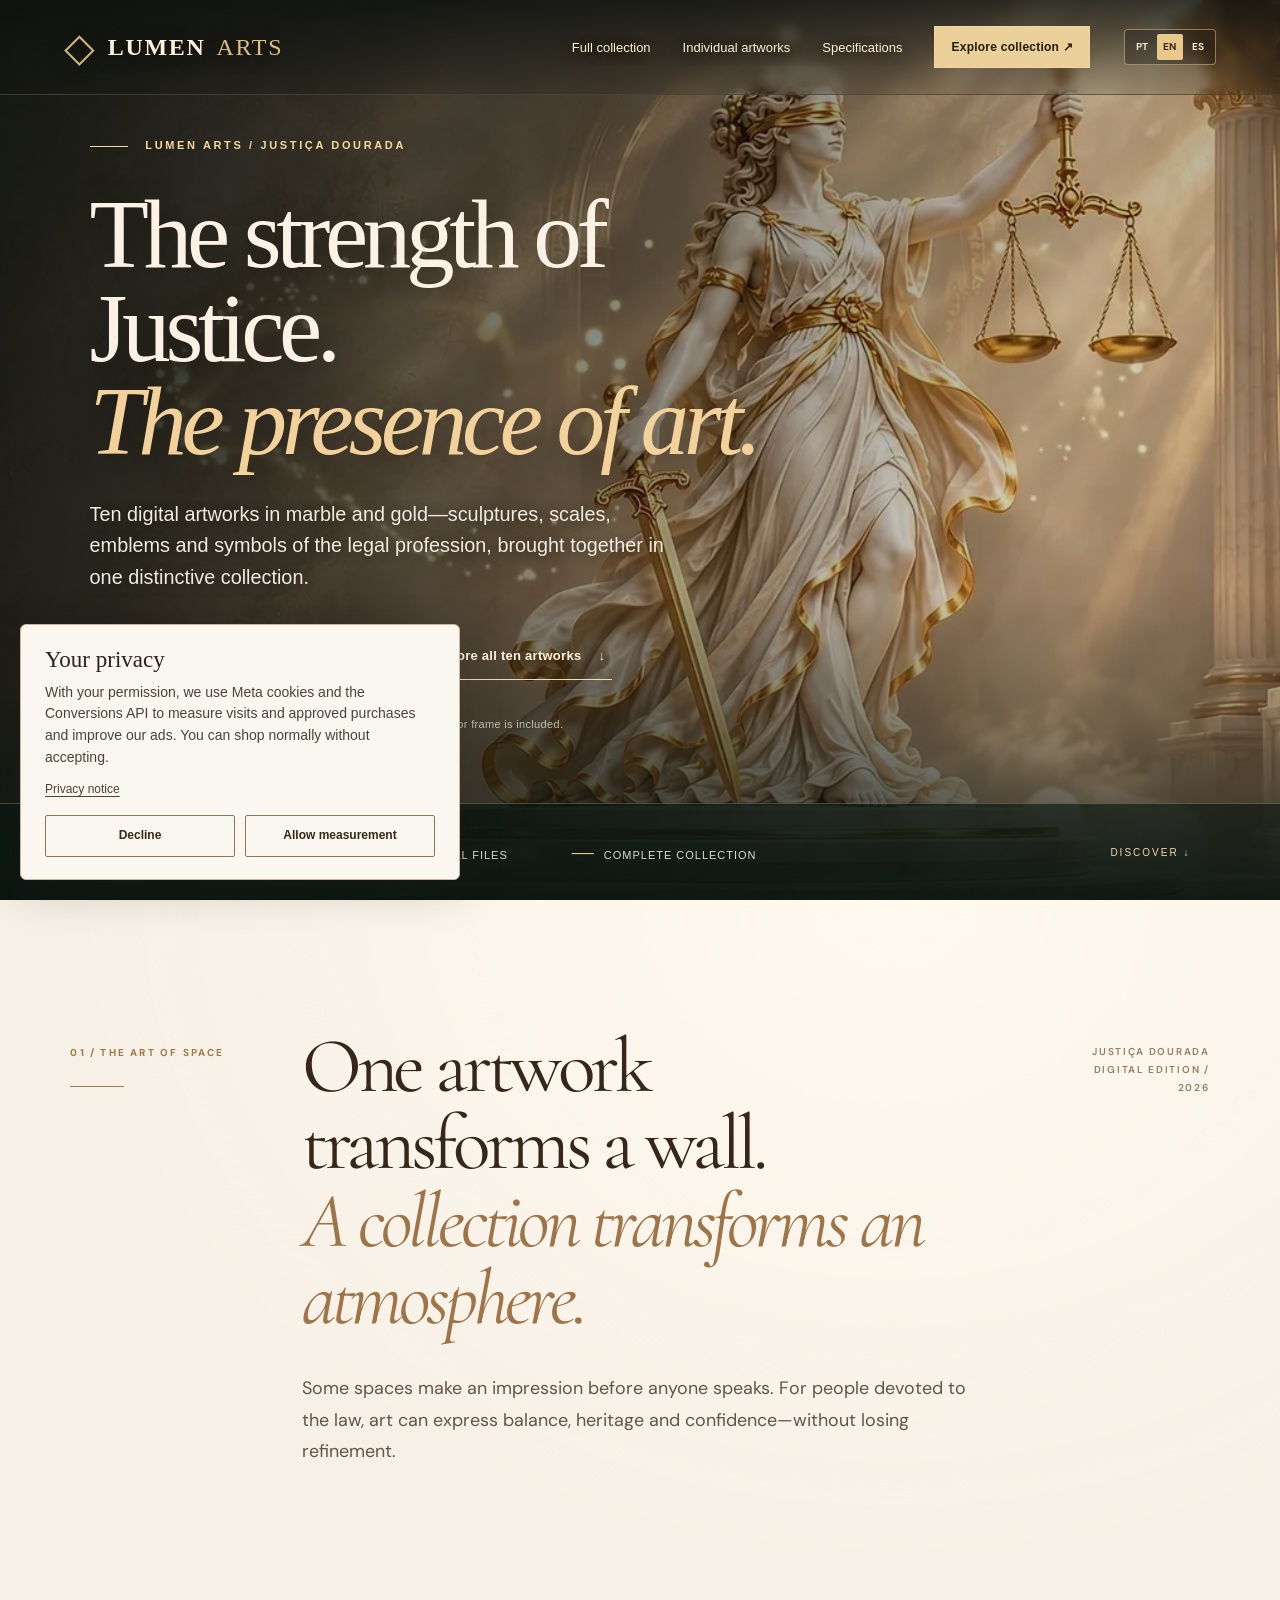
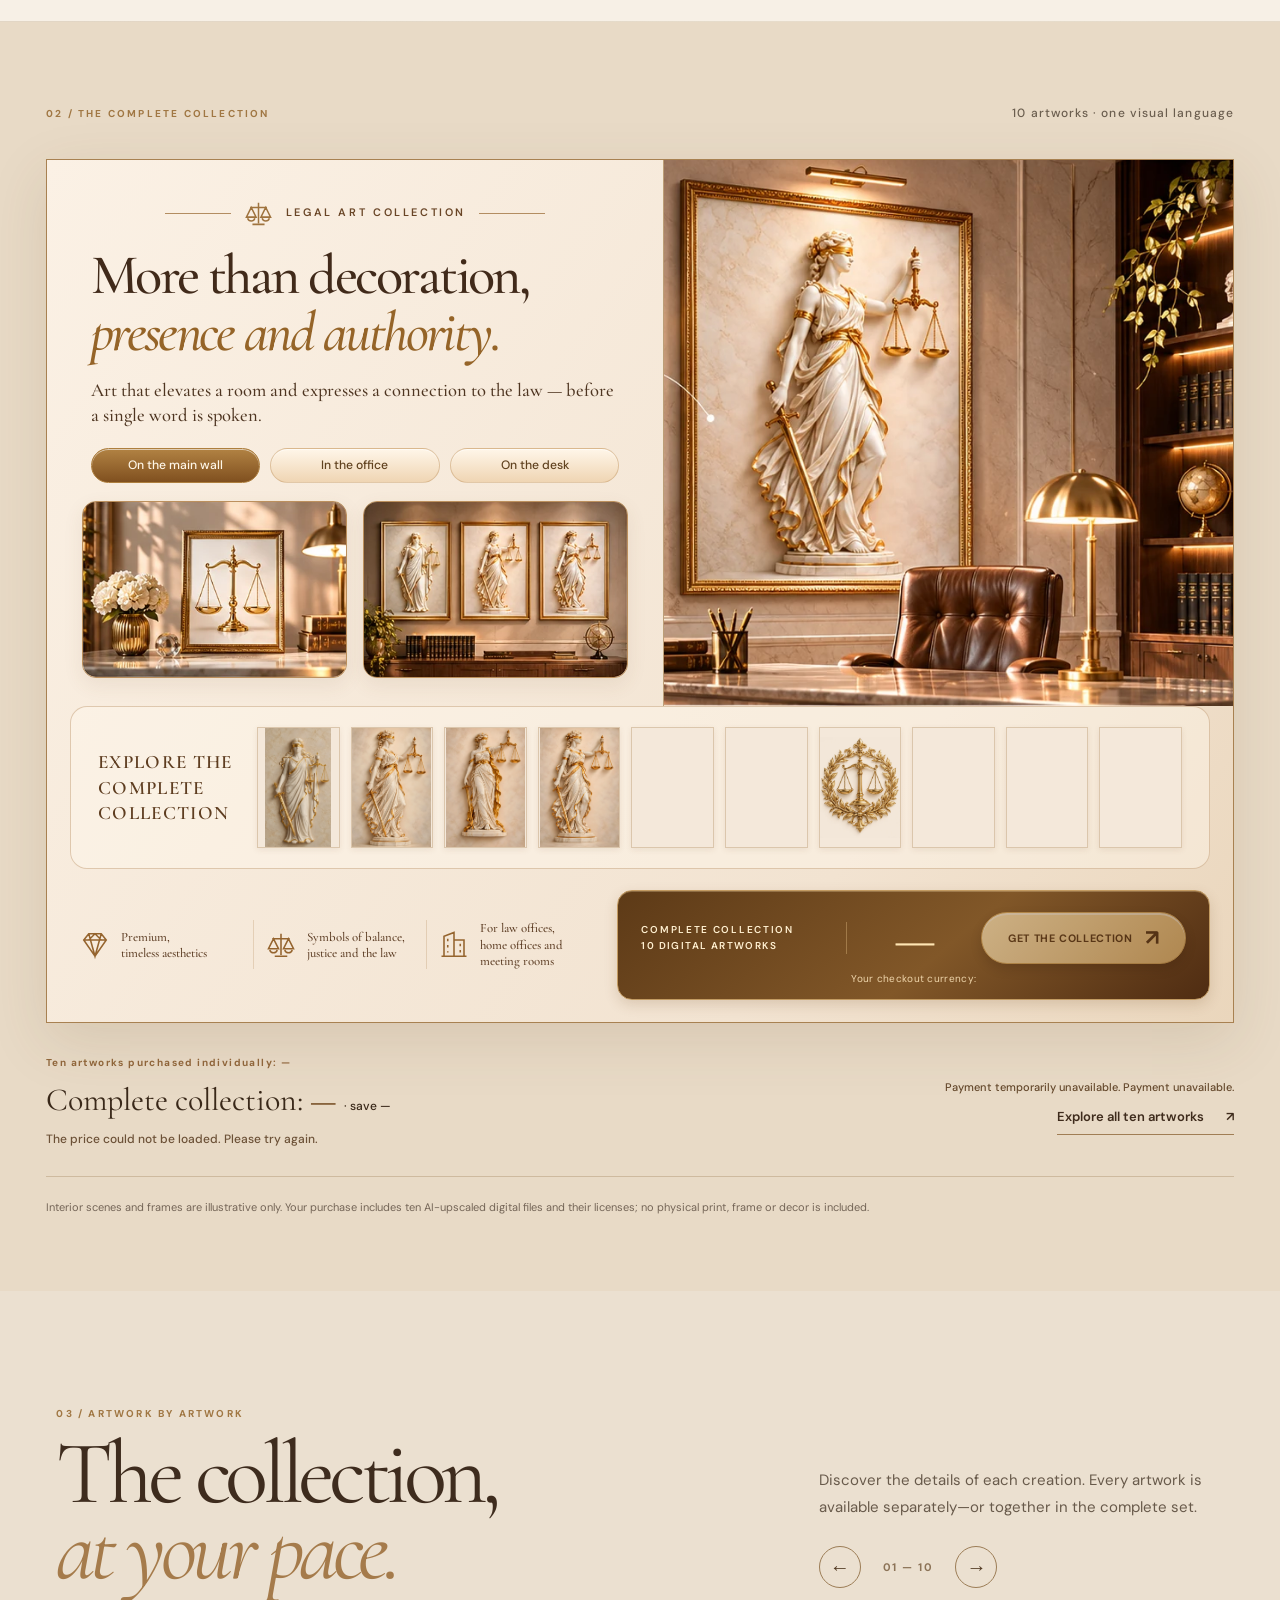
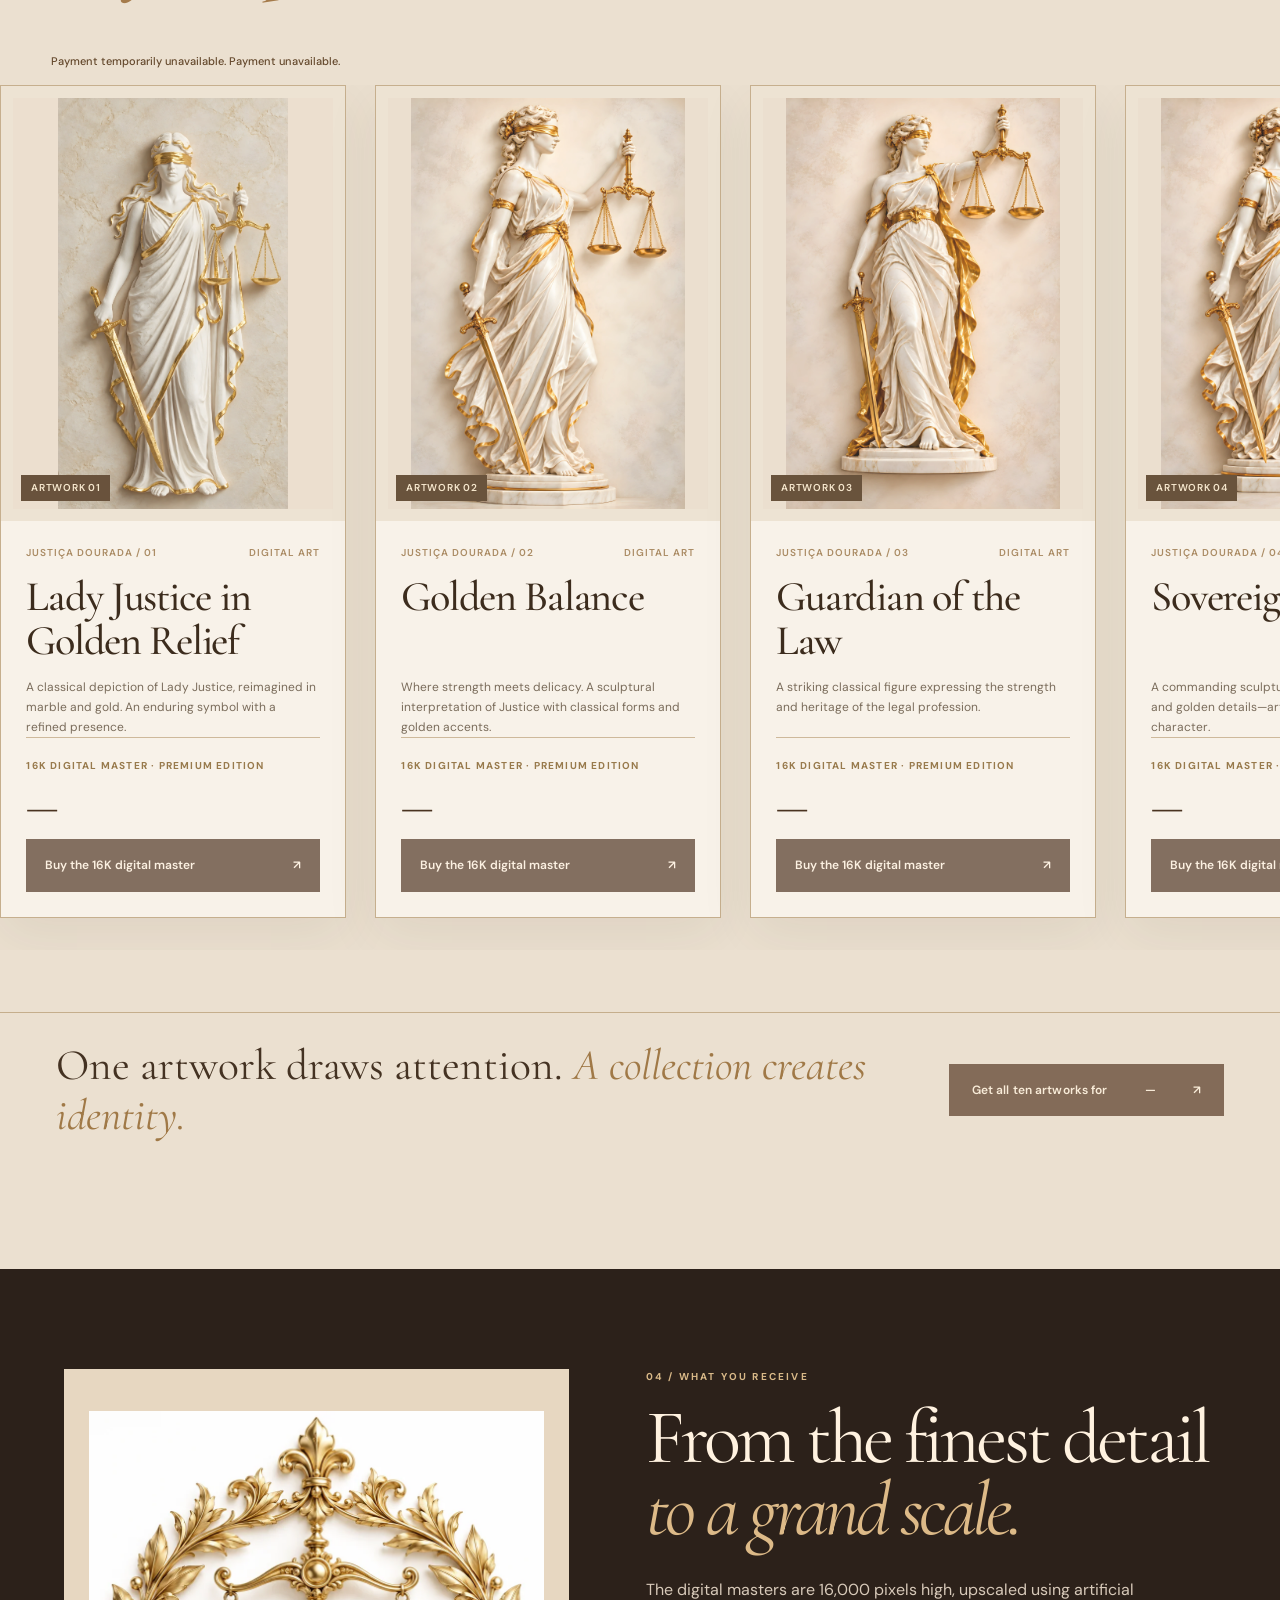
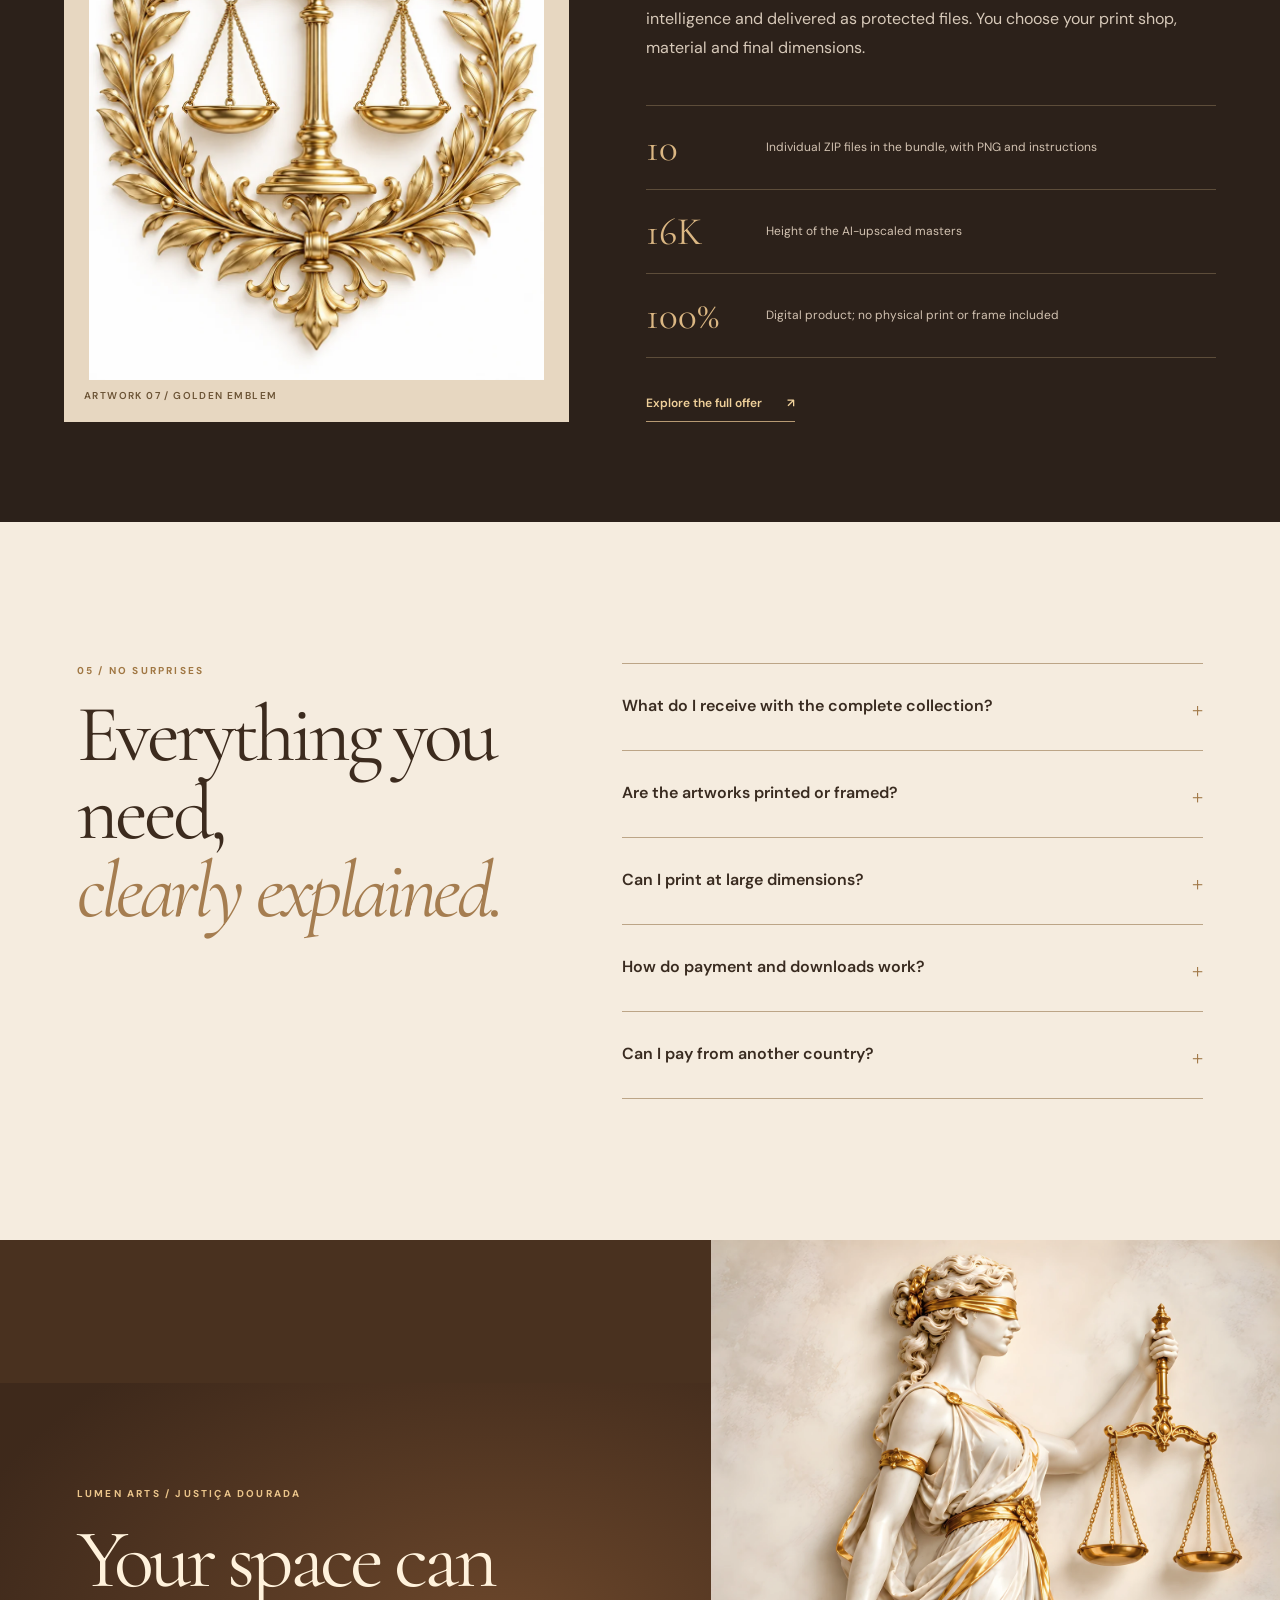
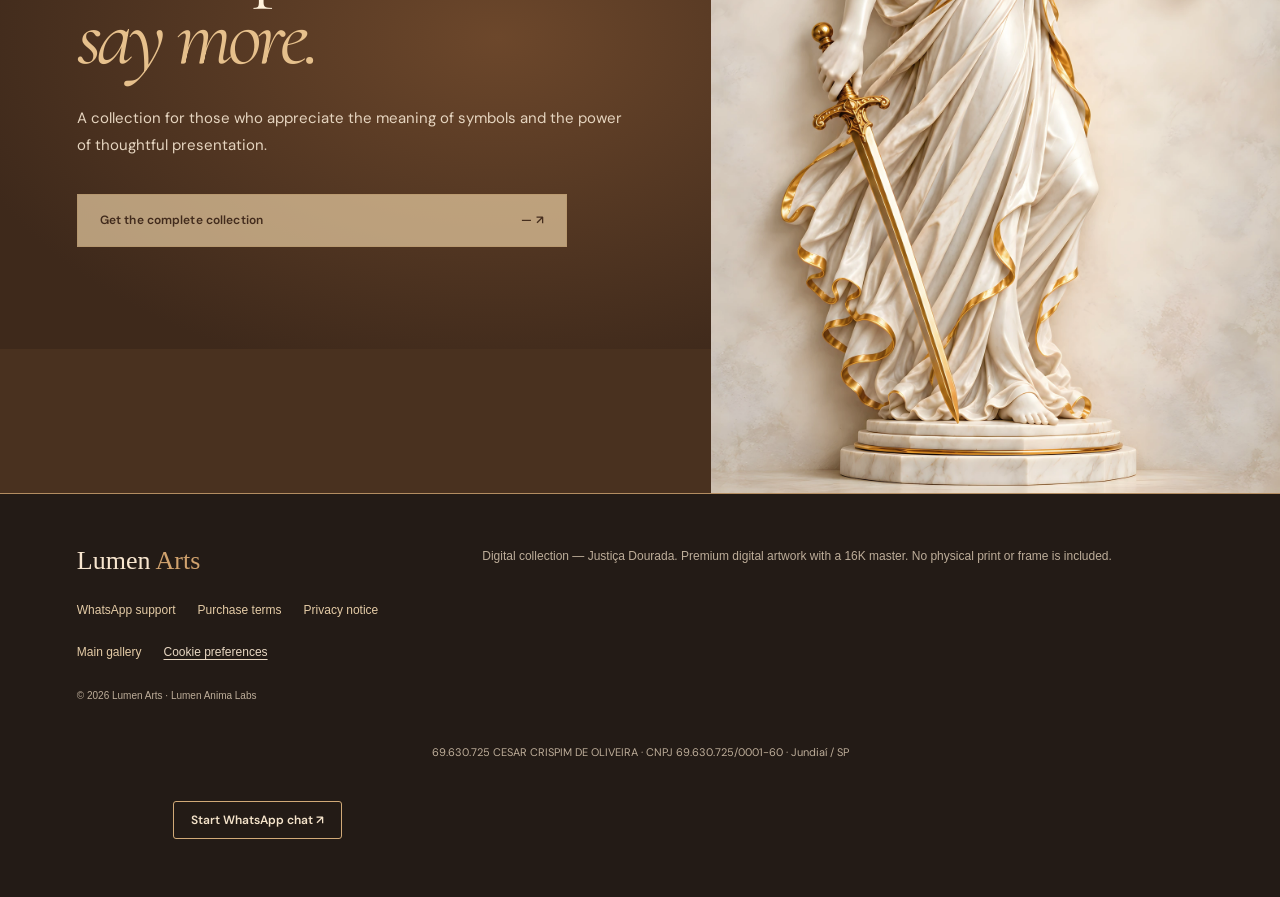
<file: index.html>
<!DOCTYPE html>

<html lang="pt-BR">
<head>
<meta charset="utf-8"/>

<script src="/international-nav-20261107.js?v=20261111-en-default1"></script>
<meta content="width=device-width, initial-scale=1" name="viewport"/>
<meta content="#e9dcc8" name="theme-color"/>
<meta content="Justiça Dourada: dez artes jurídicas em mármore e ouro. Masters digitais 16K ampliados por IA. Coleção completa ou obras avulsas; impressão e moldura não incluídas." name="description"/>
<meta content="website" property="og:type"/>
<meta content="pt_BR" property="og:locale"/>
<meta content="Justiça Dourada — Arte Jurídica | Lumen Arts" property="og:title"/>
<meta content="Justiça Dourada: dez artes jurídicas em mármore e ouro. Masters digitais 16K ampliados por IA. Coleção completa ou obras avulsas; impressão e moldura não incluídas." property="og:description"/>
<meta content="https://juridica.lumenanima.com/?lang=pt" property="og:url"/>
<meta content="https://juridica.lumenanima.com/assets/justica-cinematic-poster-20261106.webp" property="og:image"/>
<link href="https://juridica.lumenanima.com/?lang=pt" rel="canonical"/>
<link href="favicon.svg" rel="icon" type="image/svg+xml"/>
<link href="styles.css?v=1" rel="stylesheet"/>
<link href="juridica-checkout.css?v=20261111-paypal1" rel="stylesheet"/>
<link href="cinematic-landing.css?v=20261106-v1" rel="stylesheet"/>
<link href="justice-expansion-20261106.css?v=1" rel="stylesheet"/>
<link href="maison-editorial-20261106.css?v=4" rel="stylesheet"/>
<link href="https://fonts.googleapis.com" rel="preconnect"/>
<link crossorigin="" href="https://fonts.gstatic.com" rel="preconnect"/>
<link href="https://fonts.googleapis.com/css2?family=Cormorant+Garamond:ital,wght@0,400;0,500;0,600;1,400;1,500&amp;family=DM+Sans:wght@400;500;600;700&amp;display=swap" rel="stylesheet"/>
<link as="image" href="assets/justica-cinematic-poster-20261106.webp" rel="preload"/>
<title>Justiça Dourada — Arte Jurídica | Lumen Arts</title>
<link href="https://juridica.lumenanima.com/?lang=pt" hreflang="pt-BR" rel="alternate"/><link href="https://juridica.lumenanima.com/en/" hreflang="en" rel="alternate"/><link href="https://juridica.lumenanima.com/es/" hreflang="es" rel="alternate"/><link href="https://juridica.lumenanima.com/" hreflang="x-default" rel="alternate"/><link href="international-landing-20261107.css?v=1" rel="stylesheet"/><link rel="stylesheet" href="/juridica-analytics.css?v=20261110-1"/>
<link rel="stylesheet" href="/juridica-offer-banner.css?v=20261111-regional1"/>
</head>
<body>
<a class="skip" href="#colecao">Ir para as obras</a>
<header class="site-header cinematic-header">
<a aria-label="Justiça Dourada — Lumen Arts" class="brand" href="/?lang=pt"><span aria-hidden="true" class="brand-mark">◇</span>LUMEN <b>ARTS</b></a>
<nav aria-label="Navegação principal">
<a href="#pacote">Coleção completa</a>
<a href="#colecao">Obras individuais</a>
<a href="#detalhes">Especificações</a>
<a class="header-cta" href="#pacote">Explorar coleção <span aria-hidden="true">↗</span></a>
<span aria-label="Escolher idioma da página" class="site-lang-switch" role="group"><a aria-current="page" data-language-switch="pt" href="/?lang=pt" lang="pt-BR">PT</a><a data-language-switch="en" href="/en/" lang="en">EN</a><a data-language-switch="es" href="/es/" lang="es">ES</a></span></nav>
</header>
<main>
<section aria-labelledby="main-heading" class="hero cinematic-hero">
<div aria-hidden="true" class="hero-media">
<video autoplay="" class="cinematic-video" id="justiceHeroVideo" loop="" muted="" playsinline="" poster="assets/justica-cinematic-poster-20261106.webp" preload="metadata">
<source src="assets/justica-hero-cinematic-20261106.mp4" type="video/mp4"/>
</video>
<div class="hero-scrim"></div>
</div>
<div class="hero-copy cinematic-copy">
<p class="eyebrow cinematic-eyebrow"><span class="accent-line"></span> LUMEN ARTS <span aria-hidden="true">/</span> JUSTIÇA DOURADA</p>
<h1 id="main-heading">A força da Justiça.<br/><em>A presença da arte.</em></h1>
<p class="cinematic-lead">Dez obras digitais em mármore e ouro: esculturas, balanças, emblemas e símbolos do universo jurídico, reunidos em uma coleção marcante.</p>
<div class="hero-actions">
<a class="primary-button cinematic-primary" href="#pacote">Descobrir a coleção completa <span aria-hidden="true">↗</span></a>
<a class="cinematic-secondary" href="#colecao">Explorar as dez obras <span aria-hidden="true">↓</span></a>
</div>
<p class="hero-disclosure">Masters digitais de 16.000 px de altura, ampliados por IA. Nenhum quadro físico acompanha a compra.</p>
</div>
<div aria-label="Destaques da coleção" class="hero-bottom">
<span><b>10</b> obras digitais</span>
<span><b>16K</b> arquivos digitais premium</span>
<span><b><span data-jd-price="bundle">—</span></b> coleção completa</span>
<a aria-label="Ir à oferta do pacote" href="#pacote">DESCOBRIR <span aria-hidden="true">↓</span></a>
</div>
</section>
<section aria-labelledby="maison-prologue-title" class="maison-prologue">
<div class="maison-prologue-number"><span class="maison-kicker">01 / A ARTE DE OCUPAR UM ESPAÇO</span><span aria-hidden="true" class="maison-hairline"></span></div>
<div class="maison-prologue-body">
<h2 id="maison-prologue-title">Uma obra muda a parede.<br/><em>Uma coleção muda a atmosfera.</em></h2>
<p>Há ambientes que impressionam antes mesmo da primeira conversa. Para quem convive com o Direito, a arte pode expressar equilíbrio, tradição e presença — sem perder a delicadeza.</p>
</div>
<span class="maison-prologue-aside">JUSTIÇA DOURADA<br/>EDIÇÃO DIGITAL / 2026</span>
</section>
<section aria-labelledby="maison-offer-title" class="maison-offer" id="pacote">
<div class="maison-offer-header"><p class="maison-kicker">02 / A COLEÇÃO COMPLETA</p><p>10 obras · uma linguagem visual</p></div>
<h2 class="visually-hidden" id="maison-offer-title">Coleção Justiça Dourada — Dez artes digitais</h2>
<div class="jd-collection-banner">
 <div class="jd-offer-top">
  <div class="jd-offer-copy">
   <p class="jd-offer-kicker"><svg viewBox="0 0 24 24" fill="none" stroke="currentColor" stroke-width="1.25" aria-hidden="true" focusable="false"><path d="M12 3v17M5 7h14M6 7l-4 8h8L6 7Zm12 0-4 8h8l-4-8ZM7 21h10M3 16c1 3 5 3 6 0m6 0c1 3 5 3 6 0"/></svg><span>COLEÇÃO ARTE JURÍDICA</span></p>
   <h3>Mais que decoração,<em>presença e autoridade.</em></h3>
   <p class="jd-offer-description">Obras que elevam o ambiente e expressam sua conexão com o Direito — antes mesmo de uma palavra ser dita.</p>
   <div class="jd-offer-places"><span>Na parede principal</span><span>No escritório</span><span>Na mesa</span></div>
  </div>
  <svg class="jd-offer-scene" viewBox="995 0 677 636" preserveAspectRatio="xMidYMid slice" role="img" aria-label="Ambiente ilustrativo de escritório com uma obra da coleção na parede; impressão e moldura não incluídas." focusable="false"><image href="/assets/maison-collection-20261106.webp" width="1672" height="941"/></svg>
  <div class="jd-offer-vignettes">
   <svg class="jd-offer-vignette" viewBox="55 385 353 236" preserveAspectRatio="xMidYMid slice" role="img" aria-label="Exemplo ilustrativo de uma obra da coleção em uma moldura sobre a mesa." focusable="false"><image href="/assets/maison-collection-20261106.webp" width="1672" height="941"/></svg>
   <svg class="jd-offer-vignette" viewBox="429 386 359 234" preserveAspectRatio="xMidYMid slice" role="img" aria-label="Exemplo ilustrativo de três obras emolduradas no escritório." focusable="false"><image href="/assets/maison-collection-20261106.webp" width="1672" height="941"/></svg>
  </div>
 </div>
 <div class="jd-art-showcase"><p>Conheça a<br> coleção completa</p><ol class="jd-art-strip"><li><img src="/assets/01-dama-em-relevo.webp" alt="Dama da Justiça em Relevo Dourado" width="1173" height="2100" loading="lazy" decoding="async"/></li><li><img src="/assets/02-equilibrio-dourado.webp" alt="Equilíbrio Dourado" width="1400" height="2100" loading="lazy" decoding="async"/></li><li><img src="/assets/03-guardia-da-lei.webp" alt="Guardiã da Lei" width="1400" height="2100" loading="lazy" decoding="async"/></li><li><img src="/assets/04-justica-soberana.webp" alt="Justiça Soberana" width="1400" height="2100" loading="lazy" decoding="async"/></li><li><img src="/assets/art-justice-05-balanca-livro.webp" alt="Balança Dourada sobre Livro Jurídico" width="920" height="1150" loading="lazy" decoding="async"/></li><li><img src="/assets/art-justice-06-balanca-dourada.webp" alt="Balança da Justiça Dourada" width="920" height="1150" loading="lazy" decoding="async"/></li><li><img src="/assets/art-justice-07-emblema-justica.webp" alt="Emblema Dourado da Justiça" width="920" height="1150" loading="lazy" decoding="async"/></li><li><img src="/assets/art-justice-08-balanca-tribunal.webp" alt="Balança Escultural no Tribunal" width="920" height="1150" loading="lazy" decoding="async"/></li><li><img src="/assets/art-justice-09-martelo-tribunal.webp" alt="Martelo Dourado no Tribunal" width="920" height="1150" loading="lazy" decoding="async"/></li><li><img src="/assets/art-justice-10-martelo-marmore.webp" alt="Martelo de Juiz em Mármore e Ouro" width="920" height="1150" loading="lazy" decoding="async"/></li></ol></div>
 <div class="jd-offer-footer">
  <div class="jd-offer-benefits"><div><svg viewBox="0 0 24 24" fill="none" stroke="currentColor" stroke-width="1.25" aria-hidden="true" focusable="false"><path d="m3 8 9 13L21 8l-4-5H7L3 8Zm0 0h18M7 3l5 18 5-18M7 8l5-5 5 5"/></svg><span>Estética premium<br>e atemporal</span></div><div><svg viewBox="0 0 24 24" fill="none" stroke="currentColor" stroke-width="1.25" aria-hidden="true" focusable="false"><path d="M12 3v17M5 7h14M6 7l-4 8h8L6 7Zm12 0-4 8h8l-4-8ZM7 21h10M3 16c1 3 5 3 6 0m6 0c1 3 5 3 6 0"/></svg><span>Símbolos que refletem<br>os valores do Direito</span></div><div><svg viewBox="0 0 24 24" fill="none" stroke="currentColor" stroke-width="1.25" aria-hidden="true" focusable="false"><path d="M4 21V5l8-3v19M12 8h8v13M2 21h20M7 7v2m0 3v2m0 3v1m10-7v2m0 3v2"/></svg><span>Para escritórios,<br>home office e salas</span></div></div>
  <div class="jd-offer-deal">
   <div class="jd-offer-package"><span>COLEÇÃO COMPLETA</span><strong>10 OBRAS DIGITAIS</strong></div>
   <strong class="jd-offer-amount" data-jd-price="bundle">—</strong>
   <button class="jd-offer-buy checkout-trigger" data-sku="art-justice-four-16k" data-jd-price-label="bundle" data-jd-price-aria-template="Comprar a coleção completa por {price}. Abrir pagamento nesta página." aria-label="Adquirir a coleção" disabled type="button">Adquirir a coleção<span aria-hidden="true">↗</span></button>
   <p class="jd-offer-currency">Moeda da sua compra: <span data-jd-currency>…</span></p>
  </div>
 </div>
</div>
<div class="maison-offer-bottom">
<div class="maison-offer-conversion"><span class="maison-offer-badge">Dez obras compradas separadamente: <span data-jd-price="sum">—</span></span><p>Coleção completa: <strong data-jd-price="bundle">—</strong> <span>· economia de <span data-jd-price="saving">—</span></span></p><p class="jd-pricing-status" data-jd-pricing-status aria-live="polite">Carregando os preços da sua região…</p></div>
<div class="maison-offer-bottom-cta"><span aria-live="polite" id="bundleCheckoutStatus" role="status">Verificando compra segura...</span><a href="#colecao">Explorar as dez obras <span aria-hidden="true">↗</span></a></div>
</div>
<p class="maison-disclaimer">Apresentações de interiores e molduras são ilustrativas. A compra inclui dez arquivos digitais ampliados por IA e suas respectivas licenças; não inclui impressão física, moldura ou decoração.</p>
</section>
<section aria-labelledby="maison-catalogue-heading" class="maison-catalogue" id="colecao">
<header class="maison-catalogue-head">
<div><p class="maison-kicker">03 / OBRA POR OBRA</p><h2 id="maison-catalogue-heading">A coleção,<br/><em>sem pressa.</em></h2></div>
<div class="maison-catalogue-lead"><p>Explore os detalhes de cada criação. Todas estão disponíveis individualmente — ou juntas no pacote completo.</p><div class="maison-carousel-nav"><button aria-label="Ver obras anteriores" id="maison-previous" type="button">←</button><span aria-live="polite" id="maison-carousel-count">01 — 10</span><button aria-label="Ver próximas obras" id="maison-next" type="button">→</button></div></div>
</header>
<p aria-live="polite" class="maison-checkout-status" id="galleryCheckoutStatus" role="status">Verificando a disponibilidade do pagamento...</p>
<div aria-label="Dez obras da coleção Justiça Dourada" aria-roledescription="carrossel" class="maison-carousel" id="maison-carousel" role="region" tabindex="0">
<div class="art-grid">
<article aria-labelledby="titulo-1" class="art-card" id="obra-1"><button aria-label="Selecionar esta obra e abrir pagamento seguro nesta página" class="art-figure checkout-trigger" data-sku="art-justice-01-dama-em-relevo" disabled="" type="button"><img alt="Dama da Justiça em Relevo Dourado  — arquivo digital premium 16K" decoding="async" height="2100" loading="lazy" src="assets/01-dama-em-relevo.webp" width="1173"/><span class="art-number">OBRA 01</span></button><div class="card-body"><div class="card-topline"><span>JUSTIÇA DOURADA / 01</span><span>ARTE DIGITAL</span></div><h3 id="titulo-1">Dama da Justiça em Relevo Dourado</h3><p>Uma representação clássica da Justiça, reinterpretada em mármore e dourado. Sua presença traduz a elegância de um símbolo atemporal.</p><div class="sale-box"><span class="edition-label">MASTER DIGITAL 16K · EDIÇÃO PREMIUM</span><strong><span data-jd-price="individual">—</span></strong><button class="buy-button checkout-trigger" data-sku="art-justice-01-dama-em-relevo" disabled="" type="button">Comprar master digital 16K <span aria-hidden="true">↗</span></button></div></div></article>
<article aria-labelledby="titulo-2" class="art-card" id="obra-2"><button aria-label="Selecionar esta obra e abrir pagamento seguro nesta página" class="art-figure checkout-trigger" data-sku="art-justice-02-equilibrio-dourado" disabled="" type="button"><img alt="Equilíbrio Dourado  — arquivo digital premium 16K" decoding="async" height="2100" loading="lazy" src="assets/02-equilibrio-dourado.webp" width="1400"/><span class="art-number">OBRA 02</span></button><div class="card-body"><div class="card-topline"><span>JUSTIÇA DOURADA / 02</span><span>ARTE DIGITAL</span></div><h3 id="titulo-2">Equilíbrio Dourado</h3><p>Entre a força e a delicadeza, a Justiça encontra sua expressão visual. Equilíbrio Dourado explora volumes clássicos e acentos de ouro.</p><div class="sale-box"><span class="edition-label">MASTER DIGITAL 16K · EDIÇÃO PREMIUM</span><strong><span data-jd-price="individual">—</span></strong><button class="buy-button checkout-trigger" data-sku="art-justice-02-equilibrio-dourado" disabled="" type="button">Comprar master digital 16K <span aria-hidden="true">↗</span></button></div></div></article>
<article aria-labelledby="titulo-3" class="art-card" id="obra-3"><button aria-label="Selecionar esta obra e abrir pagamento seguro nesta página" class="art-figure checkout-trigger" data-sku="art-justice-03-guardia-da-lei" disabled="" type="button"><img alt="Guardiã da Lei  — arquivo digital premium 16K" decoding="async" height="2100" loading="lazy" src="assets/03-guardia-da-lei.webp" width="1400"/><span class="art-number">OBRA 03</span></button><div class="card-body"><div class="card-topline"><span>JUSTIÇA DOURADA / 03</span><span>ARTE DIGITAL</span></div><h3 id="titulo-3">Guardiã da Lei</h3><p>A Guardiã da Lei reúne linguagem clássica e identidade visual marcante, em uma interpretação da firmeza e da tradição jurídica.</p><div class="sale-box"><span class="edition-label">MASTER DIGITAL 16K · EDIÇÃO PREMIUM</span><strong><span data-jd-price="individual">—</span></strong><button class="buy-button checkout-trigger" data-sku="art-justice-03-guardia-da-lei" disabled="" type="button">Comprar master digital 16K <span aria-hidden="true">↗</span></button></div></div></article>
<article aria-labelledby="titulo-4" class="art-card" id="obra-4"><button aria-label="Selecionar esta obra e abrir pagamento seguro nesta página" class="art-figure checkout-trigger" data-sku="art-justice-04-justica-soberana" disabled="" type="button"><img alt="Justiça Soberana  — arquivo digital premium 16K" decoding="async" height="2100" loading="lazy" src="assets/04-justica-soberana.webp" width="1400"/><span class="art-number">OBRA 04</span></button><div class="card-body"><div class="card-topline"><span>JUSTIÇA DOURADA / 04</span><span>ARTE DIGITAL</span></div><h3 id="titulo-4">Justiça Soberana</h3><p>Justiça Soberana combina um gesto escultórico imponente, linhas clássicas e detalhes dourados — uma linguagem visual com caráter institucional.</p><div class="sale-box"><span class="edition-label">MASTER DIGITAL 16K · EDIÇÃO PREMIUM</span><strong><span data-jd-price="individual">—</span></strong><button class="buy-button checkout-trigger" data-sku="art-justice-04-justica-soberana" disabled="" type="button">Comprar master digital 16K <span aria-hidden="true">↗</span></button></div></div></article>
<article aria-labelledby="titulo-5" class="art-card art-card--new" id="obra-5">
<button aria-label="Selecionar Balança Dourada sobre Livro Jurídico e abrir pagamento seguro nesta página" class="art-figure checkout-trigger" data-sku="art-justice-05-balanca-livro" disabled="" type="button"><img alt="Balança Dourada sobre Livro Jurídico — prévia do master digital ampliado para 16K" decoding="async" height="1402" loading="lazy" src="assets/art-justice-05-balanca-livro.webp" width="1122"/><span class="art-number">OBRA 05</span></button>
<div class="card-body"><div class="card-topline"><span>JUSTIÇA DOURADA / 05</span><span>ARTE DIGITAL</span></div><h3 id="titulo-5">Balança Dourada sobre Livro Jurídico</h3><p>O equilíbrio da Justiça apoiado na tradição do Direito, com metais dourados e mármore claro.</p><div class="sale-box"><span class="edition-label">MASTER DIGITAL 16K · EDIÇÃO PREMIUM</span><strong><span data-jd-price="individual">—</span></strong><button class="buy-button checkout-trigger" data-sku="art-justice-05-balanca-livro" disabled="" type="button">Comprar master digital 16K <span aria-hidden="true">↗</span></button></div></div></article>
<article aria-labelledby="titulo-6" class="art-card art-card--new" id="obra-6">
<button aria-label="Selecionar Balança da Justiça Dourada e abrir pagamento seguro nesta página" class="art-figure checkout-trigger" data-sku="art-justice-06-balanca-dourada" disabled="" type="button"><img alt="Balança da Justiça Dourada — prévia do master digital ampliado para 16K" decoding="async" height="1402" loading="lazy" src="assets/art-justice-06-balanca-dourada.webp" width="1122"/><span class="art-number">OBRA 06</span></button>
<div class="card-body"><div class="card-topline"><span>JUSTIÇA DOURADA / 06</span><span>ARTE DIGITAL</span></div><h3 id="titulo-6">Balança da Justiça Dourada</h3><p>A balança clássica em ouro, em composição minimalista de fundo claro para ambientes jurídicos.</p><div class="sale-box"><span class="edition-label">MASTER DIGITAL 16K · EDIÇÃO PREMIUM</span><strong><span data-jd-price="individual">—</span></strong><button class="buy-button checkout-trigger" data-sku="art-justice-06-balanca-dourada" disabled="" type="button">Comprar master digital 16K <span aria-hidden="true">↗</span></button></div></div></article>
<article aria-labelledby="titulo-7" class="art-card art-card--new" id="obra-7">
<button aria-label="Selecionar Emblema Dourado da Justiça e abrir pagamento seguro nesta página" class="art-figure checkout-trigger" data-sku="art-justice-07-emblema-justica" disabled="" type="button"><img alt="Emblema Dourado da Justiça — prévia do master digital ampliado para 16K" decoding="async" height="1402" loading="lazy" src="assets/art-justice-07-emblema-justica.webp" width="1122"/><span class="art-number">OBRA 07</span></button>
<div class="card-body"><div class="card-topline"><span>JUSTIÇA DOURADA / 07</span><span>ARTE DIGITAL</span></div><h3 id="titulo-7">Emblema Dourado da Justiça</h3><p>A balança da Justiça envolta por ornamentos clássicos dourados, com presença institucional.</p><div class="sale-box"><span class="edition-label">MASTER DIGITAL 16K · EDIÇÃO PREMIUM</span><strong><span data-jd-price="individual">—</span></strong><button class="buy-button checkout-trigger" data-sku="art-justice-07-emblema-justica" disabled="" type="button">Comprar master digital 16K <span aria-hidden="true">↗</span></button></div></div></article>
<article aria-labelledby="titulo-8" class="art-card art-card--new" id="obra-8">
<button aria-label="Selecionar Balança Escultural no Tribunal e abrir pagamento seguro nesta página" class="art-figure checkout-trigger" data-sku="art-justice-08-balanca-tribunal" disabled="" type="button"><img alt="Balança Escultural no Tribunal — prévia do master digital ampliado para 16K" decoding="async" height="1402" loading="lazy" src="assets/art-justice-08-balanca-tribunal.webp" width="1122"/><span class="art-number">OBRA 08</span></button>
<div class="card-body"><div class="card-topline"><span>JUSTIÇA DOURADA / 08</span><span>ARTE DIGITAL</span></div><h3 id="titulo-8">Balança Escultural no Tribunal</h3><p>Uma interpretação escultórica do equilíbrio jurídico em ambiente de arquitetura clássica.</p><div class="sale-box"><span class="edition-label">MASTER DIGITAL 16K · EDIÇÃO PREMIUM</span><strong><span data-jd-price="individual">—</span></strong><button class="buy-button checkout-trigger" data-sku="art-justice-08-balanca-tribunal" disabled="" type="button">Comprar master digital 16K <span aria-hidden="true">↗</span></button></div></div></article>
<article aria-labelledby="titulo-9" class="art-card art-card--new" id="obra-9">
<button aria-label="Selecionar Martelo Dourado no Tribunal e abrir pagamento seguro nesta página" class="art-figure checkout-trigger" data-sku="art-justice-09-martelo-tribunal" disabled="" type="button"><img alt="Martelo Dourado no Tribunal — prévia do master digital ampliado para 16K" decoding="async" height="1402" loading="lazy" src="assets/art-justice-09-martelo-tribunal.webp" width="1122"/><span class="art-number">OBRA 09</span></button>
<div class="card-body"><div class="card-topline"><span>JUSTIÇA DOURADA / 09</span><span>ARTE DIGITAL</span></div><h3 id="titulo-9">Martelo Dourado no Tribunal</h3><p>O martelo da magistratura entre colunas claras, com acabamento metálico e composição solene.</p><div class="sale-box"><span class="edition-label">MASTER DIGITAL 16K · EDIÇÃO PREMIUM</span><strong><span data-jd-price="individual">—</span></strong><button class="buy-button checkout-trigger" data-sku="art-justice-09-martelo-tribunal" disabled="" type="button">Comprar master digital 16K <span aria-hidden="true">↗</span></button></div></div></article>
<article aria-labelledby="titulo-10" class="art-card art-card--new" id="obra-10">
<button aria-label="Selecionar Martelo de Juiz em Mármore e Ouro e abrir pagamento seguro nesta página" class="art-figure checkout-trigger" data-sku="art-justice-10-martelo-marmore" disabled="" type="button"><img alt="Martelo de Juiz em Mármore e Ouro — prévia do master digital ampliado para 16K" decoding="async" height="1402" loading="lazy" src="assets/art-justice-10-martelo-marmore.webp" width="1122"/><span class="art-number">OBRA 10</span></button>
<div class="card-body"><div class="card-topline"><span>JUSTIÇA DOURADA / 10</span><span>ARTE DIGITAL</span></div><h3 id="titulo-10">Martelo de Juiz em Mármore e Ouro</h3><p>Símbolo de decisão e autoridade, com texturas de mármore branco e ornamentos dourados.</p><div class="sale-box"><span class="edition-label">MASTER DIGITAL 16K · EDIÇÃO PREMIUM</span><strong><span data-jd-price="individual">—</span></strong><button class="buy-button checkout-trigger" data-sku="art-justice-10-martelo-marmore" disabled="" type="button">Comprar master digital 16K <span aria-hidden="true">↗</span></button></div></div></article>
</div>
</div>
<div class="maison-catalogue-after">
<p>Um único quadro desperta interesse. <em>Uma coleção cria identidade.</em></p>
<button class="maison-pair-buy checkout-trigger" data-sku="art-justice-four-16k" disabled="" type="button">Quero as dez obras por <span data-jd-price="bundle">—</span> <span aria-hidden="true">↗</span></button>
</div>
</section>
<section aria-labelledby="maison-specs-heading" class="maison-specs" id="detalhes">
<div class="maison-specs-image"><img alt="Emblema dourado com balança da Justiça, uma das dez artes da coleção." height="1402" loading="lazy" src="assets/art-justice-07-emblema-justica.webp" width="1122"/><span>ARTE 07 / EMBLEMA DOURADO</span></div>
<div class="maison-specs-content">
<p class="maison-kicker">04 / O QUE VOCÊ RECEBE</p>
<h2 id="maison-specs-heading">Do detalhe<br/><em>à grande escala.</em></h2>
<p>Os masters digitais têm 16.000 pixels de altura, ampliados por inteligência artificial e entregues em arquivos protegidos. Você escolhe a gráfica, o suporte e a proporção ideal para seu projeto.</p>
<dl>
<div><dt>10</dt><dd>Arquivos ZIP individuais no pacote, com PNG e instruções</dd></div>
<div><dt>16K</dt><dd>Altura dos masters ampliados por IA</dd></div>
<div><dt>100%</dt><dd>Produto digital; nenhuma moldura ou impressão física incluída</dd></div>
</dl>
<a href="#pacote">Conhecer a oferta completa <span aria-hidden="true">↗</span></a>
</div>
</section>
<section aria-labelledby="maison-questions-heading" class="maison-questions">
<div class="maison-questions-head"><p class="maison-kicker">05 / INFORMAÇÃO SEM SURPRESAS</p><h2 id="maison-questions-heading">O essencial,<br/><em>com transparência.</em></h2></div>
<div class="maison-questions-list">
<details><summary>O que recebo ao comprar a coleção completa?</summary><p>Dez downloads ZIP individuais, cada um contendo o master PNG de 16.000 pixels de altura, a licença aplicável e instruções. As obras foram ampliadas com IA.</p></details>
<details><summary>As imagens já vêm emolduradas?</summary><p>Não. A compra é exclusivamente digital. Os ambientes, quadros de mesa, molduras e simulações de parede apresentados nesta página são exemplos de aplicação, não itens incluídos.</p></details>
<details><summary>Posso imprimir uma obra em grandes dimensões?</summary><p>Os masters têm 16.000 pixels de altura. O resultado físico depende de dimensões, papel, impressora, gerenciamento de cor e acabamento. Para impressão de grande formato, recomendamos conversar com a gráfica e produzir uma prova antes da tiragem final.</p></details>
<details><summary>Como funciona o pagamento e o download?</summary><p>O pagamento é processado pelo Mercado Pago ou PayPal, conforme a opção disponível no checkout. Após a aprovação confirmada, os links protegidos para baixar os arquivos aparecem na confirmação do pedido.</p></details>
</div>
</section>
<section aria-labelledby="maison-finale-heading" class="maison-finale">
<div class="maison-finale-copy"><p class="maison-kicker">LUMEN ARTS / JUSTIÇA DOURADA</p><h2 id="maison-finale-heading">Seu espaço também<br/><em>pode dizer mais.</em></h2><p>Uma coleção pensada para quem reconhece o valor dos símbolos e a força de uma apresentação cuidadosa.</p><button class="maison-finale-buy checkout-trigger" data-sku="art-justice-four-16k" disabled="" type="button">Adquirir a coleção completa <span><span data-jd-price="bundle">—</span> ↗</span></button></div>
<div aria-hidden="true" class="maison-finale-art"><img alt="" height="2100" loading="lazy" src="assets/02-equilibrio-dourado.webp" width="1400"/></div>
</section>
</main>
<footer>
<div class="foot-brand">Lumen <span>Arts</span></div>
<p>Acervo digital — Justiça Dourada. Entrega de obra digital premium com master 16K. Nenhuma impressão física ou moldura acompanha a compra.</p>
<div class="foot-links"><a href="https://wa.me/5511978230487?text=Ol%C3%A1!%20Preciso%20de%20atendimento%20sobre%20a%20cole%C3%A7%C3%A3o%20digital%20Justi%C3%A7a%20Dourada." target="_blank" rel="noopener noreferrer">Suporte por WhatsApp</a><a href="/legal/pt/terms.html">Termos de compra</a><a href="/legal/pt/privacy.html">Privacidade</a><a href="https://lumenanima.com/">Galeria principal</a></div>
<small>© 2026 Lumen Arts · Lumen Anima Labs</small>
<small class="foot-registry">69.630.725 CESAR CRISPIM DE OLIVEIRA · CNPJ 69.630.725/0001-60 · Jundiaí / SP</small><a class="footer-whatsapp-action" target="_blank" rel="noopener noreferrer" href="https://wa.me/5511978230487?text=Ol%C3%A1!%20Preciso%20de%20atendimento%20sobre%20a%20cole%C3%A7%C3%A3o%20digital%20Justi%C3%A7a%20Dourada.">Conversar no WhatsApp ↗</a></footer>
<div class="checkout-backdrop" hidden="" id="checkoutBackdrop">
<section aria-labelledby="checkoutTitle" aria-modal="true" class="checkout-dialog" id="checkoutDialog" role="dialog" tabindex="-1">
<header class="checkout-header">
<div class="checkout-heading">
<div class="checkout-label" data-checkout-i18n="secureTag">LUMEN ARTS · FINALIZAÇÃO SEGURA</div>
<h2 data-checkout-i18n="secureTitle" id="checkoutTitle">Pagamento seguro</h2>
</div>
<div class="checkout-header-actions">
<label class="checkout-lang-label" data-checkout-i18n="languageLabel" for="checkoutLanguage">Idioma</label>
<select aria-label="Idioma do pagamento" class="checkout-language-select" id="checkoutLanguage">
<option value="pt">Português</option><option value="en">English</option><option value="es">Español</option>
</select>
<button aria-label="Fechar pagamento" class="checkout-close" id="checkoutClose" type="button">×</button>
</div>
</header>
<div class="checkout-body">
<div class="checkout-summary"><div><strong id="checkoutProductName">Master digital 16K</strong><span class="checkout-brand" data-checkout-i18n="delivery">Lumen Arts · Entrega digital após aprovação</span></div><strong class="checkout-summary-price" id="checkoutProductPrice"><span data-jd-price="individual">—</span></strong></div>
<p class="checkout-currency-note" data-checkout-i18n="currencyNote">A moeda e o valor da compra aparecem antes da confirmação.</p>
<p aria-live="polite" class="payment-message note" id="checkoutMessage" role="status"></p>
<div id="paymentBrick_container"></div>
<div hidden="" id="statusArea"><div id="statusScreenBrick_container"></div></div>
<div hidden="" id="checkoutSuccess"></div>
<p class="checkout-support"><a href="https://wa.me/5511978230487?text=Ol%C3%A1!%20Preciso%20de%20atendimento%20sobre%20a%20cole%C3%A7%C3%A3o%20digital%20Justi%C3%A7a%20Dourada." target="_blank" rel="noopener noreferrer" id="checkoutSupportWhatsApp">Conversar no WhatsApp ↗</a></p><p class="checkout-privacy"><span data-checkout-i18n="privacyLead">O pagamento é processado pelo provedor escolhido no checkout.</span> <a data-checkout-i18n="terms" href="/legal/pt/terms.html" rel="noopener noreferrer" target="_blank">Termos</a> · <a data-checkout-i18n="privacy" href="/legal/pt/privacy.html" rel="noopener noreferrer" target="_blank">Privacidade</a></p>
</div>
</section>
</div>
<script defer="" src="https://sdk.mercadopago.com/js/v2"></script>
<script defer="" src="https://www.mercadopago.com/v2/security.js" view="item"></script>
<script defer="" src="/juridica-pricing.js?v=20261111-regional1"></script>
<script defer="" src="/juridica-analytics.js?v=20261111-regional1"></script>
<script defer="" src="/juridica-paypal.js?v=20261111-regional1"></script>
<script defer="" src="juridica-checkout.js?v=20261111-regional1"></script>
<script defer="" src="cinematic-motion.js?v=20261106-v1"></script>
<script defer="" src="maison-editorial-20261106.js?v=4"></script>
</body></html>
</file>
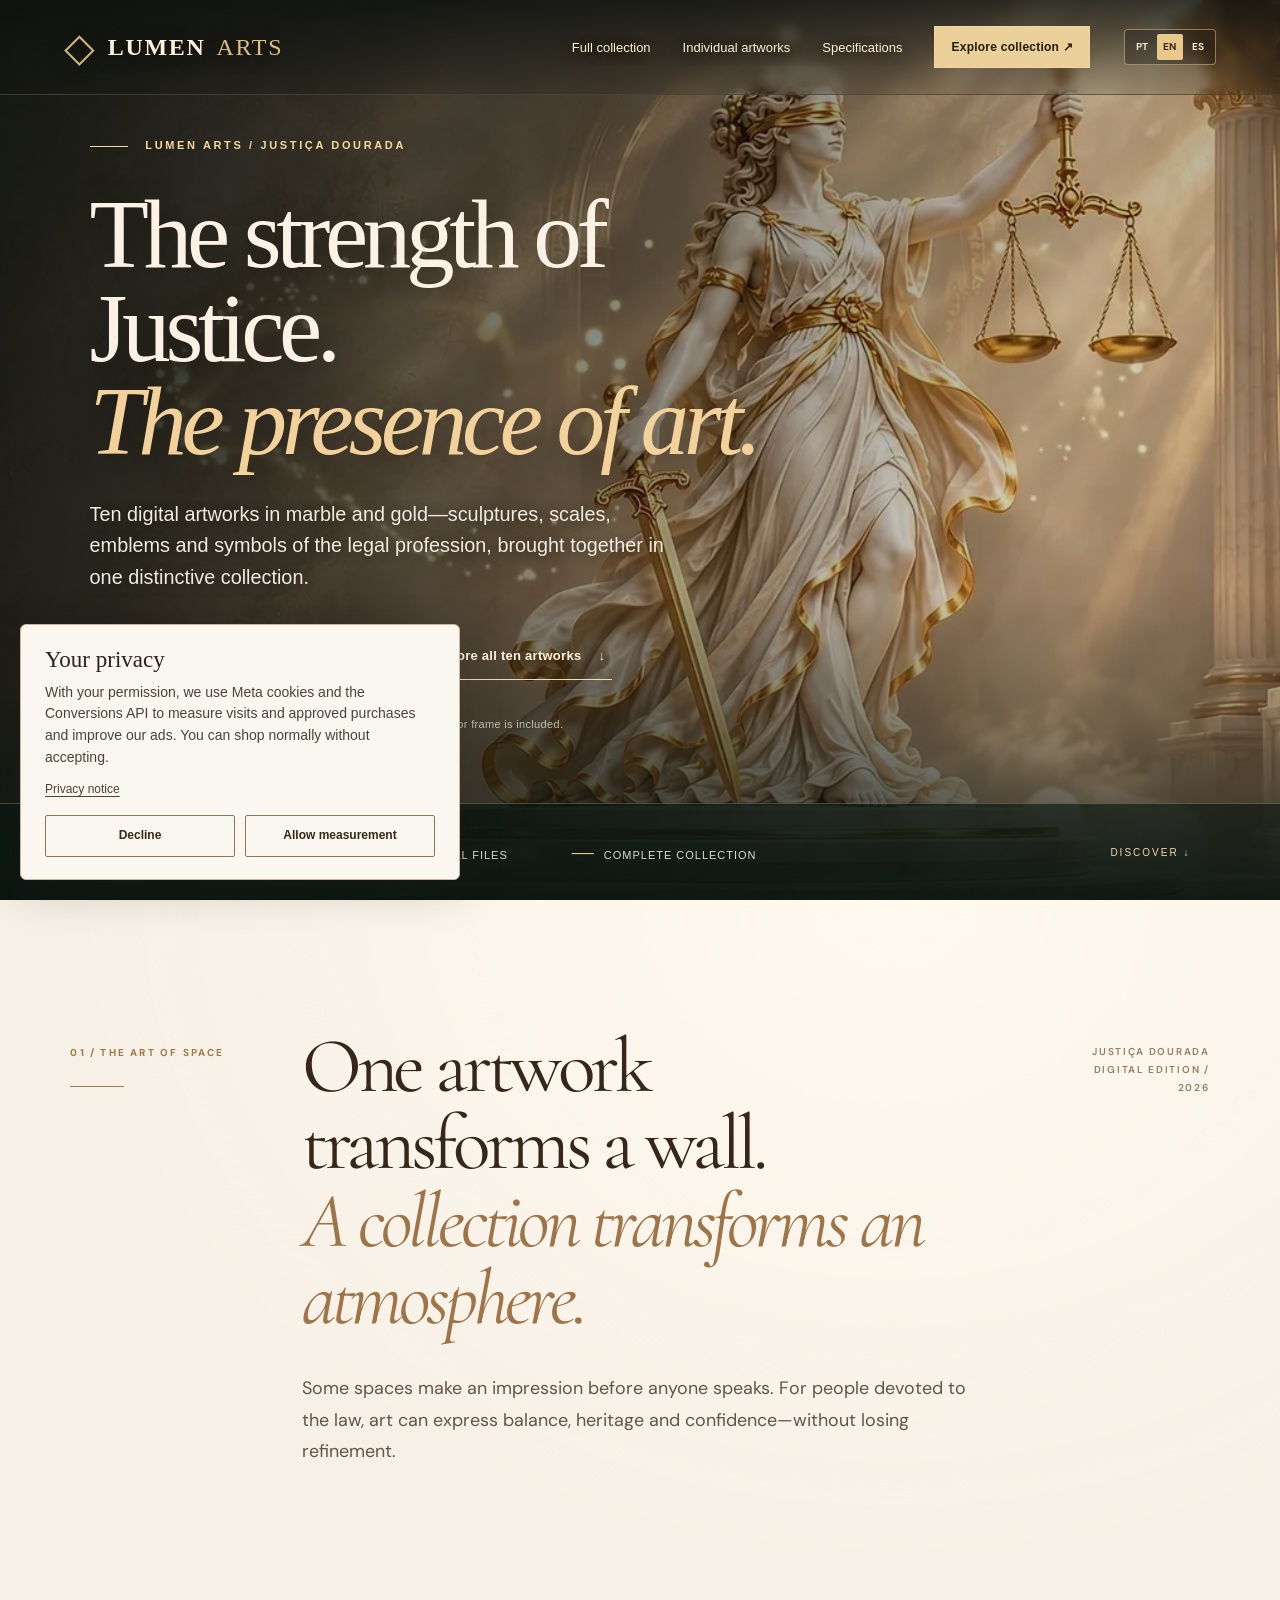
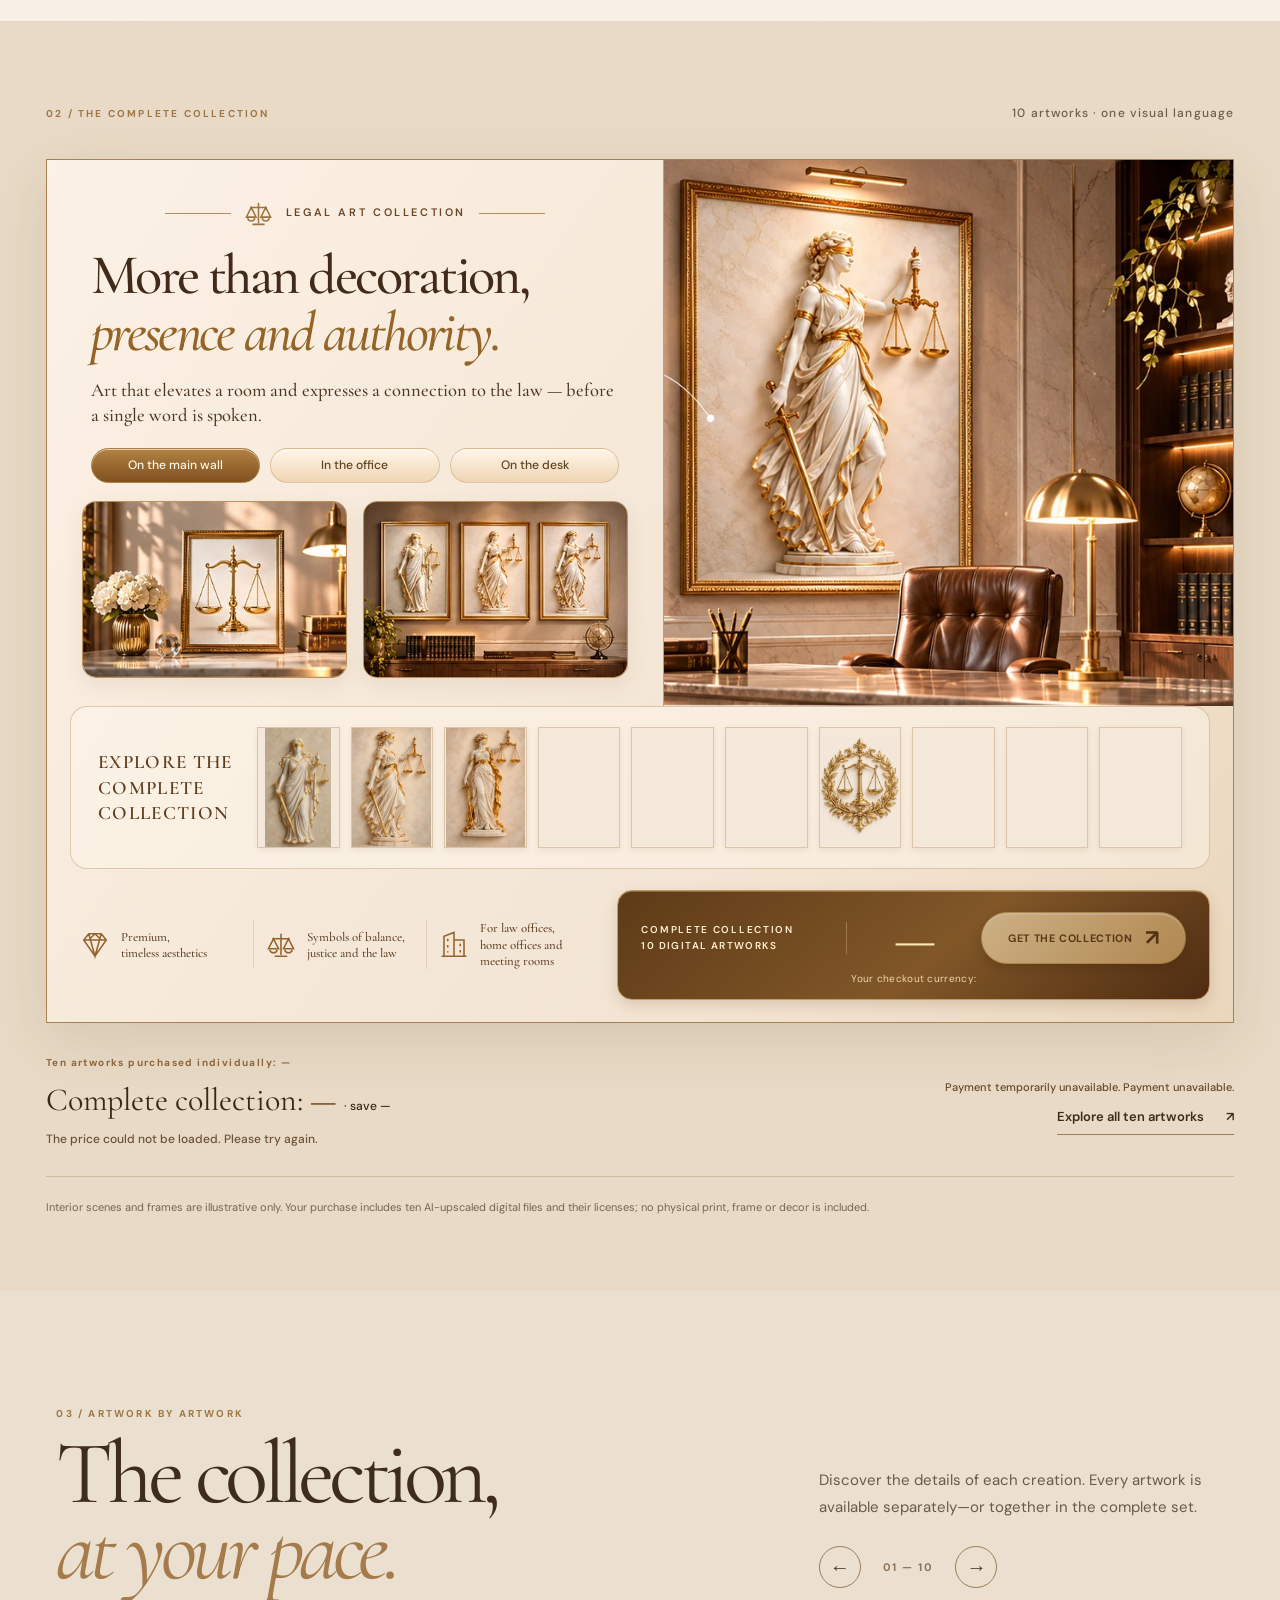
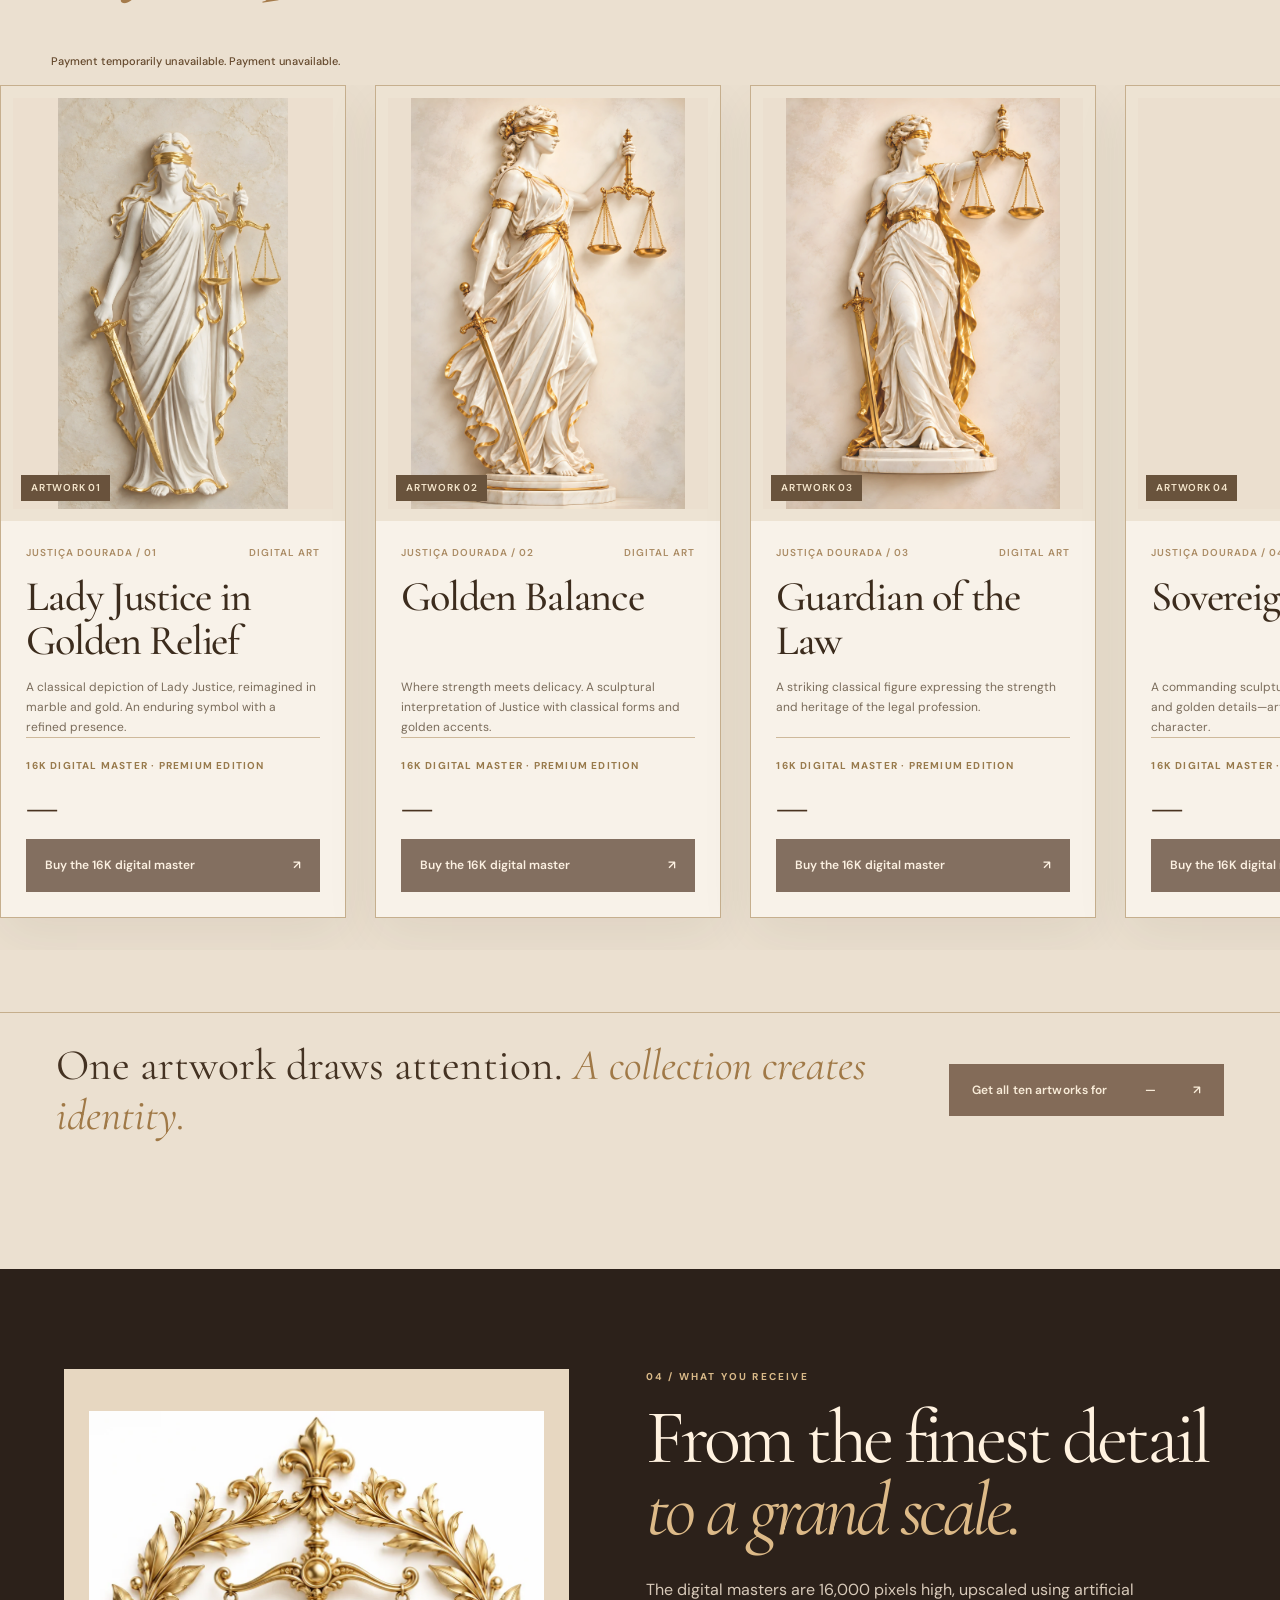
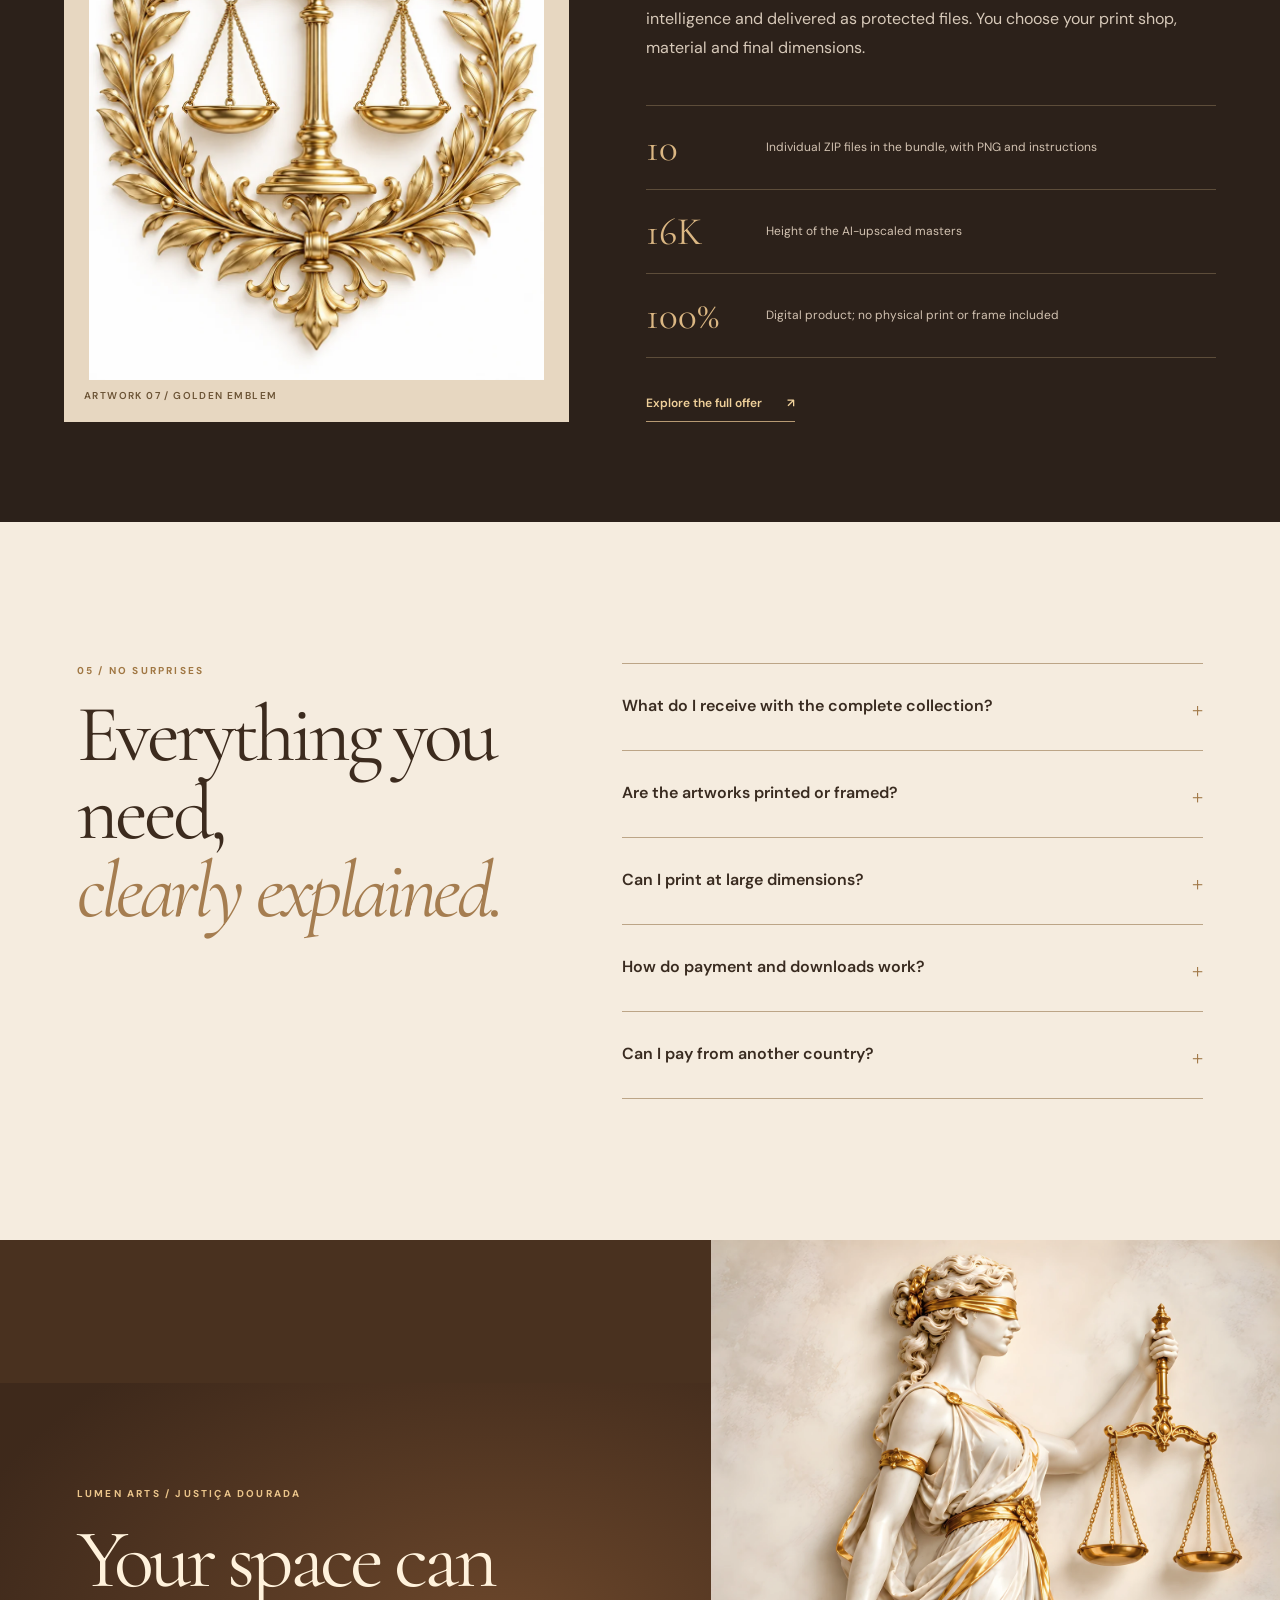
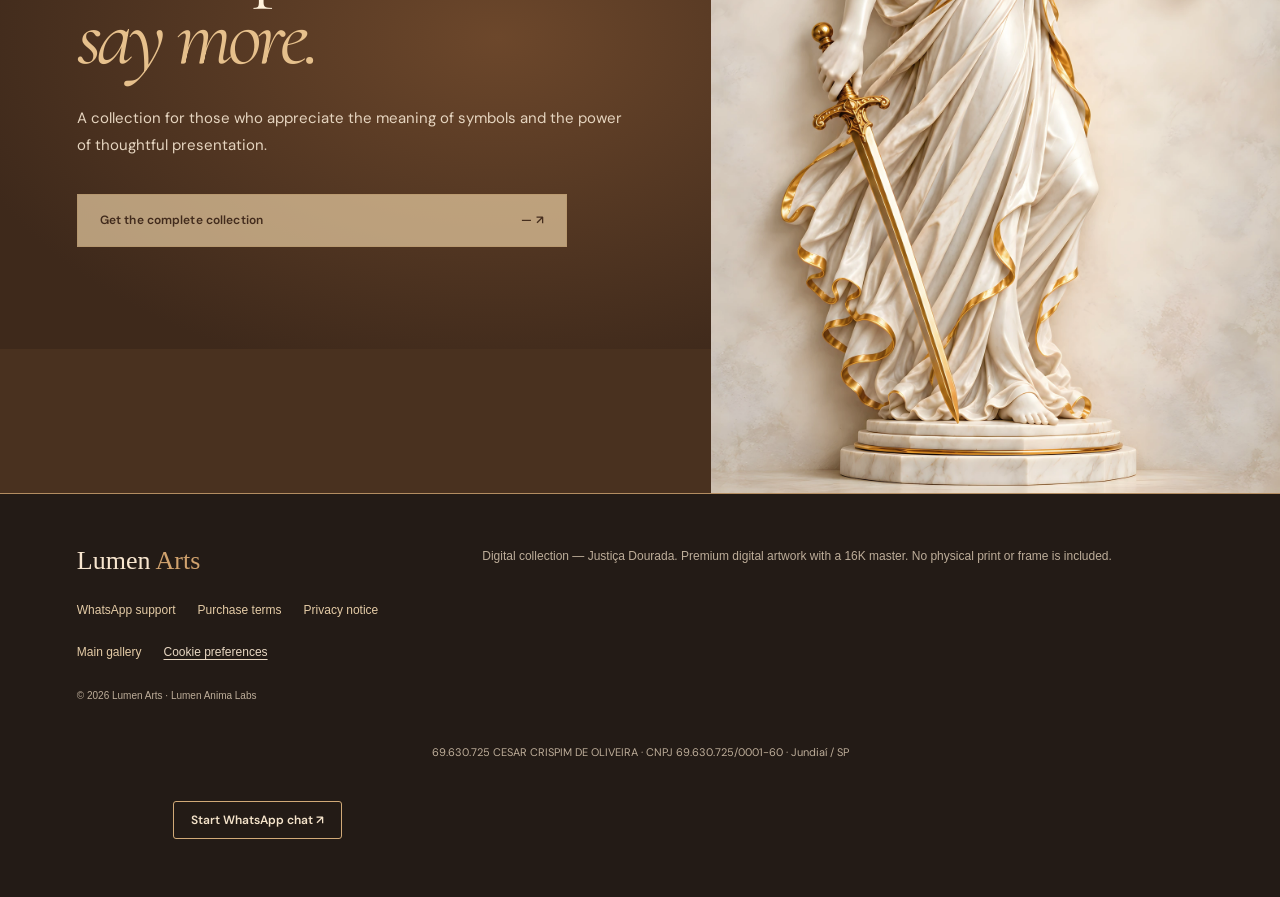
<file: en/index.html>
<!DOCTYPE html>

<html lang="en">
<head>
<meta charset="utf-8"/>

<script src="/international-nav-20261107.js?v=20261111-en-default1"></script>
<meta content="width=device-width, initial-scale=1" name="viewport"/>
<meta content="#e9dcc8" name="theme-color"/>
<meta content="Ten premium legal-themed digital artworks in marble and gold. AI-upscaled 16K digital masters. Full collection or individual designs; printing and framing not included." name="description"/>
<meta content="website" property="og:type"/>
<meta content="en_US" property="og:locale"/>
<meta content="Lady Justice Digital Wall Art | 10 Artworks — Lumen Arts" property="og:title"/>
<meta content="Ten premium legal-themed digital artworks in marble and gold. AI-upscaled 16K digital masters. Full collection or individual designs; printing and framing not included." property="og:description"/>
<meta content="https://juridica.lumenanima.com/en/" property="og:url"/>
<meta content="https://juridica.lumenanima.com/assets/justica-cinematic-poster-20261106.webp" property="og:image"/>
<link href="https://juridica.lumenanima.com/en/" rel="canonical"/>
<link href="../favicon.svg" rel="icon" type="image/svg+xml"/>
<link href="../styles.css?v=1" rel="stylesheet"/>
<link href="../juridica-checkout.css?v=20261111-paypal1" rel="stylesheet"/>
<link href="../cinematic-landing.css?v=20261106-v1" rel="stylesheet"/>
<link href="../justice-expansion-20261106.css?v=1" rel="stylesheet"/>
<link href="../maison-editorial-20261106.css?v=4" rel="stylesheet"/>
<link href="https://fonts.googleapis.com" rel="preconnect"/>
<link crossorigin="" href="https://fonts.gstatic.com" rel="preconnect"/>
<link href="https://fonts.googleapis.com/css2?family=Cormorant+Garamond:ital,wght@0,400;0,500;0,600;1,400;1,500&amp;family=DM+Sans:wght@400;500;600;700&amp;display=swap" rel="stylesheet"/>
<link as="image" href="../assets/justica-cinematic-poster-20261106.webp" rel="preload"/>
<title>Lady Justice Digital Wall Art | 10 Artworks — Lumen Arts</title>
<link href="https://juridica.lumenanima.com/?lang=pt" hreflang="pt-BR" rel="alternate"/><link href="https://juridica.lumenanima.com/en/" hreflang="en" rel="alternate"/><link href="https://juridica.lumenanima.com/es/" hreflang="es" rel="alternate"/><link href="https://juridica.lumenanima.com/" hreflang="x-default" rel="alternate"/><link href="../international-landing-20261107.css?v=1" rel="stylesheet"/><link rel="stylesheet" href="/juridica-analytics.css?v=20261110-1"/>
<link rel="stylesheet" href="/juridica-offer-banner.css?v=20261111-regional1"/>
</head>
<body>
<a class="skip" href="#colecao">Skip to the artworks</a>
<header class="site-header cinematic-header">
<a aria-label="Justiça Dourada — Lumen Arts" class="brand" href="./"><span aria-hidden="true" class="brand-mark">◇</span>LUMEN <b>ARTS</b></a>
<nav aria-label="Main navigation">
<a href="#pacote">Full collection</a>
<a href="#colecao">Individual artworks</a>
<a href="#detalhes">Specifications</a>
<a class="header-cta" href="#pacote">Explore collection <span aria-hidden="true">↗</span></a>
<span aria-label="Choose page language" class="site-lang-switch" role="group"><a data-language-switch="pt" href="/?lang=pt" lang="pt-BR">PT</a><a aria-current="page" data-language-switch="en" href="/en/" lang="en">EN</a><a data-language-switch="es" href="/es/" lang="es">ES</a></span></nav>
</header>
<main>
<section aria-labelledby="main-heading" class="hero cinematic-hero">
<div aria-hidden="true" class="hero-media">
<video autoplay="" class="cinematic-video" id="justiceHeroVideo" loop="" muted="" playsinline="" poster="../assets/justica-cinematic-poster-20261106.webp" preload="metadata">
<source src="../assets/justica-hero-cinematic-20261106.mp4" type="video/mp4"/>
</video>
<div class="hero-scrim"></div>
</div>
<div class="hero-copy cinematic-copy">
<p class="eyebrow cinematic-eyebrow"><span class="accent-line"></span> LUMEN ARTS <span aria-hidden="true">/</span> JUSTIÇA DOURADA</p>
<h1 id="main-heading">The strength of Justice.<br/><em>The presence of art.</em></h1>
<p class="cinematic-lead">Ten digital artworks in marble and gold—sculptures, scales, emblems and symbols of the legal profession, brought together in one distinctive collection.</p>
<div class="hero-actions">
<a class="primary-button cinematic-primary" href="#pacote">Discover the complete collection <span aria-hidden="true">↗</span></a>
<a class="cinematic-secondary" href="#colecao">Explore all ten artworks <span aria-hidden="true">↓</span></a>
</div>
<p class="hero-disclosure">Digital masters, 16,000 pixels high, upscaled with AI. No physical print or frame is included.</p>
</div>
<div aria-label="Collection highlights" class="hero-bottom">
<span><b>10</b> digital artworks</span>
<span><b>16K</b> premium digital files</span>
<span><b><span data-jd-price="bundle">—</span></b> complete collection</span>
<a aria-label="Go to the bundle offer" href="#pacote">DISCOVER <span aria-hidden="true">↓</span></a>
</div>
</section>
<section aria-labelledby="maison-prologue-title" class="maison-prologue">
<div class="maison-prologue-number"><span class="maison-kicker">01 / THE ART OF SPACE</span><span aria-hidden="true" class="maison-hairline"></span></div>
<div class="maison-prologue-body">
<h2 id="maison-prologue-title">One artwork transforms a wall.<br/><em>A collection transforms an atmosphere.</em></h2>
<p>Some spaces make an impression before anyone speaks. For people devoted to the law, art can express balance, heritage and confidence—without losing refinement.</p>
</div>
<span class="maison-prologue-aside">JUSTIÇA DOURADA<br/>DIGITAL EDITION / 2026</span>
</section>
<section aria-labelledby="maison-offer-title" class="maison-offer" id="pacote">
<div class="maison-offer-header"><p class="maison-kicker">02 / THE COMPLETE COLLECTION</p><p>10 artworks · one visual language</p></div>
<h2 class="visually-hidden" id="maison-offer-title">Justiça Dourada Collection — Ten digital artworks</h2>
<div class="jd-collection-banner">
 <div class="jd-offer-top">
  <div class="jd-offer-copy">
   <p class="jd-offer-kicker"><svg viewBox="0 0 24 24" fill="none" stroke="currentColor" stroke-width="1.25" aria-hidden="true" focusable="false"><path d="M12 3v17M5 7h14M6 7l-4 8h8L6 7Zm12 0-4 8h8l-4-8ZM7 21h10M3 16c1 3 5 3 6 0m6 0c1 3 5 3 6 0"/></svg><span>LEGAL ART COLLECTION</span></p>
   <h3>More than decoration,<em>presence and authority.</em></h3>
   <p class="jd-offer-description">Art that elevates a room and expresses a connection to the law — before a single word is spoken.</p>
   <div class="jd-offer-places"><span>On the main wall</span><span>In the office</span><span>On the desk</span></div>
  </div>
  <svg class="jd-offer-scene" viewBox="995 0 677 636" preserveAspectRatio="xMidYMid slice" role="img" aria-label="Illustrative law-office interior with an artwork from the collection on the wall; printing and framing are not included." focusable="false"><image href="/assets/maison-collection-20261106.webp" width="1672" height="941"/></svg>
  <div class="jd-offer-vignettes">
   <svg class="jd-offer-vignette" viewBox="55 385 353 236" preserveAspectRatio="xMidYMid slice" role="img" aria-label="Illustrative example of a collection artwork framed on a desk." focusable="false"><image href="/assets/maison-collection-20261106.webp" width="1672" height="941"/></svg>
   <svg class="jd-offer-vignette" viewBox="429 386 359 234" preserveAspectRatio="xMidYMid slice" role="img" aria-label="Illustrative example of three collection artworks framed in an office." focusable="false"><image href="/assets/maison-collection-20261106.webp" width="1672" height="941"/></svg>
  </div>
 </div>
 <div class="jd-art-showcase"><p>Explore the<br> complete collection</p><ol class="jd-art-strip"><li><img src="/assets/01-dama-em-relevo.webp" alt="Lady Justice in Golden Relief" width="1173" height="2100" loading="lazy" decoding="async"/></li><li><img src="/assets/02-equilibrio-dourado.webp" alt="Golden Balance" width="1400" height="2100" loading="lazy" decoding="async"/></li><li><img src="/assets/03-guardia-da-lei.webp" alt="Guardian of the Law" width="1400" height="2100" loading="lazy" decoding="async"/></li><li><img src="/assets/04-justica-soberana.webp" alt="Sovereign Justice" width="1400" height="2100" loading="lazy" decoding="async"/></li><li><img src="/assets/art-justice-05-balanca-livro.webp" alt="Golden Scales on a Law Book" width="920" height="1150" loading="lazy" decoding="async"/></li><li><img src="/assets/art-justice-06-balanca-dourada.webp" alt="Golden Scales of Justice" width="920" height="1150" loading="lazy" decoding="async"/></li><li><img src="/assets/art-justice-07-emblema-justica.webp" alt="Golden Justice Emblem" width="920" height="1150" loading="lazy" decoding="async"/></li><li><img src="/assets/art-justice-08-balanca-tribunal.webp" alt="Sculptural Scales in the Courtroom" width="920" height="1150" loading="lazy" decoding="async"/></li><li><img src="/assets/art-justice-09-martelo-tribunal.webp" alt="Golden Gavel in the Courtroom" width="920" height="1150" loading="lazy" decoding="async"/></li><li><img src="/assets/art-justice-10-martelo-marmore.webp" alt="Marble and Gold Judge’s Gavel" width="920" height="1150" loading="lazy" decoding="async"/></li></ol></div>
 <div class="jd-offer-footer">
  <div class="jd-offer-benefits"><div><svg viewBox="0 0 24 24" fill="none" stroke="currentColor" stroke-width="1.25" aria-hidden="true" focusable="false"><path d="m3 8 9 13L21 8l-4-5H7L3 8Zm0 0h18M7 3l5 18 5-18M7 8l5-5 5 5"/></svg><span>Premium,<br>timeless aesthetics</span></div><div><svg viewBox="0 0 24 24" fill="none" stroke="currentColor" stroke-width="1.25" aria-hidden="true" focusable="false"><path d="M12 3v17M5 7h14M6 7l-4 8h8L6 7Zm12 0-4 8h8l-4-8ZM7 21h10M3 16c1 3 5 3 6 0m6 0c1 3 5 3 6 0"/></svg><span>Symbols of balance,<br>justice and the law</span></div><div><svg viewBox="0 0 24 24" fill="none" stroke="currentColor" stroke-width="1.25" aria-hidden="true" focusable="false"><path d="M4 21V5l8-3v19M12 8h8v13M2 21h20M7 7v2m0 3v2m0 3v1m10-7v2m0 3v2"/></svg><span>For law offices,<br>home offices and meeting rooms</span></div></div>
  <div class="jd-offer-deal">
   <div class="jd-offer-package"><span>COMPLETE COLLECTION</span><strong>10 DIGITAL ARTWORKS</strong></div>
   <strong class="jd-offer-amount" data-jd-price="bundle">—</strong>
   <button class="jd-offer-buy checkout-trigger" data-sku="art-justice-four-16k" data-jd-price-label="bundle" data-jd-price-aria-template="Buy the complete collection for {price}. Open checkout on this page." aria-label="Get the collection" disabled type="button">Get the collection<span aria-hidden="true">↗</span></button>
   <p class="jd-offer-currency">Your checkout currency: <span data-jd-currency>…</span></p>
  </div>
 </div>
</div>
<div class="maison-offer-bottom">
<div class="maison-offer-conversion"><span class="maison-offer-badge">Ten artworks purchased individually: <span data-jd-price="sum">—</span></span><p>Complete collection: <strong data-jd-price="bundle">—</strong> <span>· save <span data-jd-price="saving">—</span></span></p><p class="jd-pricing-status" data-jd-pricing-status aria-live="polite">Loading prices for your region…</p></div>
<div class="maison-offer-bottom-cta"><span aria-live="polite" id="bundleCheckoutStatus" role="status">Checking secure checkout...</span><a href="#colecao">Explore all ten artworks <span aria-hidden="true">↗</span></a></div>
</div>
<p class="maison-disclaimer">Interior scenes and frames are illustrative only. Your purchase includes ten AI-upscaled digital files and their licenses; no physical print, frame or decor is included.</p>
</section>
<section aria-labelledby="maison-catalogue-heading" class="maison-catalogue" id="colecao">
<header class="maison-catalogue-head">
<div><p class="maison-kicker">03 / ARTWORK BY ARTWORK</p><h2 id="maison-catalogue-heading">The collection,<br/><em>at your pace.</em></h2></div>
<div class="maison-catalogue-lead"><p>Discover the details of each creation. Every artwork is available separately—or together in the complete set.</p><div class="maison-carousel-nav"><button aria-label="Previous artworks" id="maison-previous" type="button">←</button><span aria-live="polite" id="maison-carousel-count">01 — 10</span><button aria-label="Next artworks" id="maison-next" type="button">→</button></div></div>
</header>
<p aria-live="polite" class="maison-checkout-status" id="galleryCheckoutStatus" role="status">Checking payment availability...</p>
<div aria-label="Fromz artworks da coleção Justiça Dourada" aria-roledescription="carousel" class="maison-carousel" id="maison-carousel" role="region" tabindex="0">
<div class="art-grid">
<article aria-labelledby="titulo-1" class="art-card" id="obra-1"><button aria-label="Select this artwork and open secure payment on this page" class="art-figure checkout-trigger" data-sku="art-justice-01-dama-em-relevo" disabled="" type="button"><img alt="Lady Justice in Golden Relief  — premium 16K digital artwork" decoding="async" height="2100" loading="lazy" src="../assets/01-dama-em-relevo.webp" width="1173"/><span class="art-number">ARTWORK 01</span></button><div class="card-body"><div class="card-topline"><span>JUSTIÇA DOURADA / 01</span><span>DIGITAL ART</span></div><h3 id="titulo-1">Lady Justice in Golden Relief</h3><p>A classical depiction of Lady Justice, reimagined in marble and gold. An enduring symbol with a refined presence.</p><div class="sale-box"><span class="edition-label">16K DIGITAL MASTER · PREMIUM EDITION</span><strong><span data-jd-price="individual">—</span></strong><button class="buy-button checkout-trigger" data-sku="art-justice-01-dama-em-relevo" disabled="" type="button">Buy the 16K digital master <span aria-hidden="true">↗</span></button></div></div></article>
<article aria-labelledby="titulo-2" class="art-card" id="obra-2"><button aria-label="Select this artwork and open secure payment on this page" class="art-figure checkout-trigger" data-sku="art-justice-02-equilibrio-dourado" disabled="" type="button"><img alt="Golden Balance  — premium 16K digital artwork" decoding="async" height="2100" loading="lazy" src="../assets/02-equilibrio-dourado.webp" width="1400"/><span class="art-number">ARTWORK 02</span></button><div class="card-body"><div class="card-topline"><span>JUSTIÇA DOURADA / 02</span><span>DIGITAL ART</span></div><h3 id="titulo-2">Golden Balance</h3><p>Where strength meets delicacy. A sculptural interpretation of Justice with classical forms and golden accents.</p><div class="sale-box"><span class="edition-label">16K DIGITAL MASTER · PREMIUM EDITION</span><strong><span data-jd-price="individual">—</span></strong><button class="buy-button checkout-trigger" data-sku="art-justice-02-equilibrio-dourado" disabled="" type="button">Buy the 16K digital master <span aria-hidden="true">↗</span></button></div></div></article>
<article aria-labelledby="titulo-3" class="art-card" id="obra-3"><button aria-label="Select this artwork and open secure payment on this page" class="art-figure checkout-trigger" data-sku="art-justice-03-guardia-da-lei" disabled="" type="button"><img alt="Guardian of the Law  — premium 16K digital artwork" decoding="async" height="2100" loading="lazy" src="../assets/03-guardia-da-lei.webp" width="1400"/><span class="art-number">ARTWORK 03</span></button><div class="card-body"><div class="card-topline"><span>JUSTIÇA DOURADA / 03</span><span>DIGITAL ART</span></div><h3 id="titulo-3">Guardian of the Law</h3><p>A striking classical figure expressing the strength and heritage of the legal profession.</p><div class="sale-box"><span class="edition-label">16K DIGITAL MASTER · PREMIUM EDITION</span><strong><span data-jd-price="individual">—</span></strong><button class="buy-button checkout-trigger" data-sku="art-justice-03-guardia-da-lei" disabled="" type="button">Buy the 16K digital master <span aria-hidden="true">↗</span></button></div></div></article>
<article aria-labelledby="titulo-4" class="art-card" id="obra-4"><button aria-label="Select this artwork and open secure payment on this page" class="art-figure checkout-trigger" data-sku="art-justice-04-justica-soberana" disabled="" type="button"><img alt="Sovereign Justice  — premium 16K digital artwork" decoding="async" height="2100" loading="lazy" src="../assets/04-justica-soberana.webp" width="1400"/><span class="art-number">ARTWORK 04</span></button><div class="card-body"><div class="card-topline"><span>JUSTIÇA DOURADA / 04</span><span>DIGITAL ART</span></div><h3 id="titulo-4">Sovereign Justice</h3><p>A commanding sculptural gesture, classical lines and golden details—art with an institutional character.</p><div class="sale-box"><span class="edition-label">16K DIGITAL MASTER · PREMIUM EDITION</span><strong><span data-jd-price="individual">—</span></strong><button class="buy-button checkout-trigger" data-sku="art-justice-04-justica-soberana" disabled="" type="button">Buy the 16K digital master <span aria-hidden="true">↗</span></button></div></div></article>
<article aria-labelledby="titulo-5" class="art-card art-card--new" id="obra-5">
<button aria-label="Select Golden Scales on a Law Book and open secure payment on this page" class="art-figure checkout-trigger" data-sku="art-justice-05-balanca-livro" disabled="" type="button"><img alt="Golden Scales on a Law Book — preview of the AI-upscaled 16K digital master" decoding="async" height="1402" loading="lazy" src="../assets/art-justice-05-balanca-livro.webp" width="1122"/><span class="art-number">ARTWORK 05</span></button>
<div class="card-body"><div class="card-topline"><span>JUSTIÇA DOURADA / 05</span><span>DIGITAL ART</span></div><h3 id="titulo-5">Golden Scales on a Law Book</h3><p>The balance of Justice resting on legal tradition, in gold-toned metal and pale marble.</p><div class="sale-box"><span class="edition-label">16K DIGITAL MASTER · PREMIUM EDITION</span><strong><span data-jd-price="individual">—</span></strong><button class="buy-button checkout-trigger" data-sku="art-justice-05-balanca-livro" disabled="" type="button">Buy the 16K digital master <span aria-hidden="true">↗</span></button></div></div></article>
<article aria-labelledby="titulo-6" class="art-card art-card--new" id="obra-6">
<button aria-label="Select Golden Scales of Justice and open secure payment on this page" class="art-figure checkout-trigger" data-sku="art-justice-06-balanca-dourada" disabled="" type="button"><img alt="Golden Scales of Justice — preview of the AI-upscaled 16K digital master" decoding="async" height="1402" loading="lazy" src="../assets/art-justice-06-balanca-dourada.webp" width="1122"/><span class="art-number">ARTWORK 06</span></button>
<div class="card-body"><div class="card-topline"><span>JUSTIÇA DOURADA / 06</span><span>DIGITAL ART</span></div><h3 id="titulo-6">Golden Scales of Justice</h3><p>Classic golden scales in a minimalist light-toned composition for refined legal spaces.</p><div class="sale-box"><span class="edition-label">16K DIGITAL MASTER · PREMIUM EDITION</span><strong><span data-jd-price="individual">—</span></strong><button class="buy-button checkout-trigger" data-sku="art-justice-06-balanca-dourada" disabled="" type="button">Buy the 16K digital master <span aria-hidden="true">↗</span></button></div></div></article>
<article aria-labelledby="titulo-7" class="art-card art-card--new" id="obra-7">
<button aria-label="Select Golden Emblem of Justice and open secure payment on this page" class="art-figure checkout-trigger" data-sku="art-justice-07-emblema-justica" disabled="" type="button"><img alt="Golden Emblem of Justice — preview of the AI-upscaled 16K digital master" decoding="async" height="1402" loading="lazy" src="../assets/art-justice-07-emblema-justica.webp" width="1122"/><span class="art-number">ARTWORK 07</span></button>
<div class="card-body"><div class="card-topline"><span>JUSTIÇA DOURADA / 07</span><span>DIGITAL ART</span></div><h3 id="titulo-7">Golden Emblem of Justice</h3><p>Scales of Justice surrounded by classical golden ornamentation, with a stately visual presence.</p><div class="sale-box"><span class="edition-label">16K DIGITAL MASTER · PREMIUM EDITION</span><strong><span data-jd-price="individual">—</span></strong><button class="buy-button checkout-trigger" data-sku="art-justice-07-emblema-justica" disabled="" type="button">Buy the 16K digital master <span aria-hidden="true">↗</span></button></div></div></article>
<article aria-labelledby="titulo-8" class="art-card art-card--new" id="obra-8">
<button aria-label="Select Sculptural Scales at the Courthouse and open secure payment on this page" class="art-figure checkout-trigger" data-sku="art-justice-08-balanca-tribunal" disabled="" type="button"><img alt="Sculptural Scales at the Courthouse — preview of the AI-upscaled 16K digital master" decoding="async" height="1402" loading="lazy" src="../assets/art-justice-08-balanca-tribunal.webp" width="1122"/><span class="art-number">ARTWORK 08</span></button>
<div class="card-body"><div class="card-topline"><span>JUSTIÇA DOURADA / 08</span><span>DIGITAL ART</span></div><h3 id="titulo-8">Sculptural Scales at the Courthouse</h3><p>Sculptural scales of Justice set against classical courthouse architecture.</p><div class="sale-box"><span class="edition-label">16K DIGITAL MASTER · PREMIUM EDITION</span><strong><span data-jd-price="individual">—</span></strong><button class="buy-button checkout-trigger" data-sku="art-justice-08-balanca-tribunal" disabled="" type="button">Buy the 16K digital master <span aria-hidden="true">↗</span></button></div></div></article>
<article aria-labelledby="titulo-9" class="art-card art-card--new" id="obra-9">
<button aria-label="Select Golden Gavel at the Courthouse and open secure payment on this page" class="art-figure checkout-trigger" data-sku="art-justice-09-martelo-tribunal" disabled="" type="button"><img alt="Golden Gavel at the Courthouse — preview of the AI-upscaled 16K digital master" decoding="async" height="1402" loading="lazy" src="../assets/art-justice-09-martelo-tribunal.webp" width="1122"/><span class="art-number">ARTWORK 09</span></button>
<div class="card-body"><div class="card-topline"><span>JUSTIÇA DOURADA / 09</span><span>DIGITAL ART</span></div><h3 id="titulo-9">Golden Gavel at the Courthouse</h3><p>A judge’s gavel among pale columns, with metallic details and a formal composition.</p><div class="sale-box"><span class="edition-label">16K DIGITAL MASTER · PREMIUM EDITION</span><strong><span data-jd-price="individual">—</span></strong><button class="buy-button checkout-trigger" data-sku="art-justice-09-martelo-tribunal" disabled="" type="button">Buy the 16K digital master <span aria-hidden="true">↗</span></button></div></div></article>
<article aria-labelledby="titulo-10" class="art-card art-card--new" id="obra-10">
<button aria-label="Select Marble and Gold Judge’s Gavel and open secure payment on this page" class="art-figure checkout-trigger" data-sku="art-justice-10-martelo-marmore" disabled="" type="button"><img alt="Marble and Gold Judge’s Gavel — preview of the AI-upscaled 16K digital master" decoding="async" height="1402" loading="lazy" src="../assets/art-justice-10-martelo-marmore.webp" width="1122"/><span class="art-number">ARTWORK 10</span></button>
<div class="card-body"><div class="card-topline"><span>JUSTIÇA DOURADA / 10</span><span>DIGITAL ART</span></div><h3 id="titulo-10">Marble and Gold Judge’s Gavel</h3><p>A symbol of decision and authority in white marble textures and golden ornamentation.</p><div class="sale-box"><span class="edition-label">16K DIGITAL MASTER · PREMIUM EDITION</span><strong><span data-jd-price="individual">—</span></strong><button class="buy-button checkout-trigger" data-sku="art-justice-10-martelo-marmore" disabled="" type="button">Buy the 16K digital master <span aria-hidden="true">↗</span></button></div></div></article>
</div>
</div>
<div class="maison-catalogue-after">
<p>One artwork draws attention. <em>A collection creates identity.</em></p>
<button class="maison-pair-buy checkout-trigger" data-sku="art-justice-four-16k" disabled="" type="button">Get all ten artworks for <span data-jd-price="bundle">—</span> <span aria-hidden="true">↗</span></button>
</div>
</section>
<section aria-labelledby="maison-specs-heading" class="maison-specs" id="detalhes">
<div class="maison-specs-image"><img alt="Emblema dourado com balança da Justiça, uma das dez artes da coleção." height="1402" loading="lazy" src="../assets/art-justice-07-emblema-justica.webp" width="1122"/><span>ARTWORK 07 / GOLDEN EMBLEM</span></div>
<div class="maison-specs-content">
<p class="maison-kicker">04 / WHAT YOU RECEIVE</p>
<h2 id="maison-specs-heading">From the finest detail<br/><em>to a grand scale.</em></h2>
<p>The digital masters are 16,000 pixels high, upscaled using artificial intelligence and delivered as protected files. You choose your print shop, material and final dimensions.</p>
<dl>
<div><dt>10</dt><dd>Individual ZIP files in the bundle, with PNG and instructions</dd></div>
<div><dt>16K</dt><dd>Height of the AI-upscaled masters</dd></div>
<div><dt>100%</dt><dd>Digital product; no physical print or frame included</dd></div>
</dl>
<a href="#pacote">Explore the full offer <span aria-hidden="true">↗</span></a>
</div>
</section>
<section aria-labelledby="maison-questions-heading" class="maison-questions">
<div class="maison-questions-head"><p class="maison-kicker">05 / NO SURPRISES</p><h2 id="maison-questions-heading">Everything you need,<br/><em>clearly explained.</em></h2></div>
<div class="maison-questions-list">
<details><summary>What do I receive with the complete collection?</summary><p>Ten individual ZIP downloads, each containing a 16,000-pixel-high PNG master, its applicable license and instructions. The artworks were upscaled using AI.</p></details>
<details><summary>Are the artworks printed or framed?</summary><p>No. This purchase includes digital files only. Interiors, table frames, wall frames and styled room scenes shown on the page are illustrative—not items supplied.</p></details>
<details><summary>Can I print at large dimensions?</summary><p>The masters are 16,000 pixels high. Physical results depend on size, paper, printer, color management and finish. For large prints, ask your print shop for a proof before final production.</p></details>
<details><summary>How do payment and downloads work?</summary><p>Payments are processed by Mercado Pago or PayPal, according to the option available at checkout. Once approval is confirmed, protected download links for your digital files appear in the order confirmation.</p></details>
<details><summary>Can I pay from another country?</summary><p>Prices and payments are in Brazilian reais (BRL) in Brazil, and US dollars (USD) elsewhere, with international payments through PayPal. The currency and amount are shown before you confirm. Availability depends on your country, account and payment provider.</p></details></div>
</section>
<section aria-labelledby="maison-finale-heading" class="maison-finale">
<div class="maison-finale-copy"><p class="maison-kicker">LUMEN ARTS / JUSTIÇA DOURADA</p><h2 id="maison-finale-heading">Your space can<br/><em>say more.</em></h2><p>A collection for those who appreciate the meaning of symbols and the power of thoughtful presentation.</p><button class="maison-finale-buy checkout-trigger" data-sku="art-justice-four-16k" disabled="" type="button">Get the complete collection <span><span data-jd-price="bundle">—</span> ↗</span></button></div>
<div aria-hidden="true" class="maison-finale-art"><img alt="" height="2100" loading="lazy" src="../assets/02-equilibrio-dourado.webp" width="1400"/></div>
</section>
</main>
<footer>
<div class="foot-brand">Lumen <span>Arts</span></div>
<p>Digital collection — Justiça Dourada. Premium digital artwork with a 16K master. No physical print or frame is included.</p>
<div class="foot-links"><a href="https://wa.me/5511978230487?text=Hello!%20I%20need%20help%20with%20my%20Justi%C3%A7a%20Dourada%20digital%20art%20order." target="_blank" rel="noopener noreferrer">WhatsApp support</a><a href="/legal/en/terms.html">Purchase terms</a><a href="/legal/en/privacy.html">Privacy notice</a><a href="https://lumenanima.com/">Main gallery</a></div>
<small>© 2026 Lumen Arts · Lumen Anima Labs</small>
<small class="foot-registry">69.630.725 CESAR CRISPIM DE OLIVEIRA · CNPJ 69.630.725/0001-60 · Jundiaí / SP</small><a class="footer-whatsapp-action" target="_blank" rel="noopener noreferrer" href="https://wa.me/5511978230487?text=Hello!%20I%20need%20help%20with%20my%20Justi%C3%A7a%20Dourada%20digital%20art%20order.">Start WhatsApp chat ↗</a></footer>
<div class="checkout-backdrop" hidden="" id="checkoutBackdrop">
<section aria-labelledby="checkoutTitle" aria-modal="true" class="checkout-dialog" id="checkoutDialog" role="dialog" tabindex="-1">
<header class="checkout-header">
<div class="checkout-heading">
<div class="checkout-label" data-checkout-i18n="secureTag">LUMEN ARTS · SECURE CHECKOUT</div>
<h2 data-checkout-i18n="secureTitle" id="checkoutTitle">Secure payment</h2>
</div>
<div class="checkout-header-actions">
<label class="checkout-lang-label" data-checkout-i18n="languageLabel" for="checkoutLanguage">Language</label>
<select aria-label="Payment language" class="checkout-language-select" id="checkoutLanguage">
<option value="pt">Português</option><option value="en">English</option><option value="es">Español</option>
</select>
<button aria-label="Close payment" class="checkout-close" id="checkoutClose" type="button">×</button>
</div>
</header>
<div class="checkout-body">
<div class="checkout-summary"><div><strong id="checkoutProductName">16K digital master</strong><span class="checkout-brand" data-checkout-i18n="delivery">Lumen Arts · Digital delivery after approval</span></div><strong class="checkout-summary-price" id="checkoutProductPrice"><span data-jd-price="individual">—</span></strong></div>
<p class="checkout-currency-note" data-checkout-i18n="currencyNote">Your payment currency and amount are shown before confirmation.</p>
<p aria-live="polite" class="payment-message note" id="checkoutMessage" role="status"></p>
<div id="paymentBrick_container"></div>
<div hidden="" id="statusArea"><div id="statusScreenBrick_container"></div></div>
<div hidden="" id="checkoutSuccess"></div>
<p class="checkout-support"><a href="https://wa.me/5511978230487?text=Hello!%20I%20need%20help%20with%20my%20Justi%C3%A7a%20Dourada%20digital%20art%20order." target="_blank" rel="noopener noreferrer" id="checkoutSupportWhatsApp">Start WhatsApp chat ↗</a></p><p class="checkout-privacy"><span data-checkout-i18n="privacyLead">Payments are processed by the provider selected at checkout.</span> <a href="/legal/en/terms.html" rel="noopener noreferrer" target="_blank">Terms</a> · <a href="/legal/en/privacy.html" rel="noopener noreferrer" target="_blank">Privacy</a></p>
</div>
</section>
</div>
<script defer="" src="https://sdk.mercadopago.com/js/v2"></script>
<script defer="" src="https://www.mercadopago.com/v2/security.js" view="item"></script>
<script defer="" src="/juridica-pricing.js?v=20261111-regional1"></script>
<script defer="" src="/juridica-analytics.js?v=20261111-regional1"></script>
<script defer="" src="/juridica-paypal.js?v=20261111-regional1"></script>
<script defer="" src="../juridica-checkout.js?v=20261111-regional1"></script>
<script defer="" src="../cinematic-motion.js?v=20261106-v1"></script>
<script defer="" src="../maison-editorial-20261106.js?v=4"></script>
</body></html>
</file>
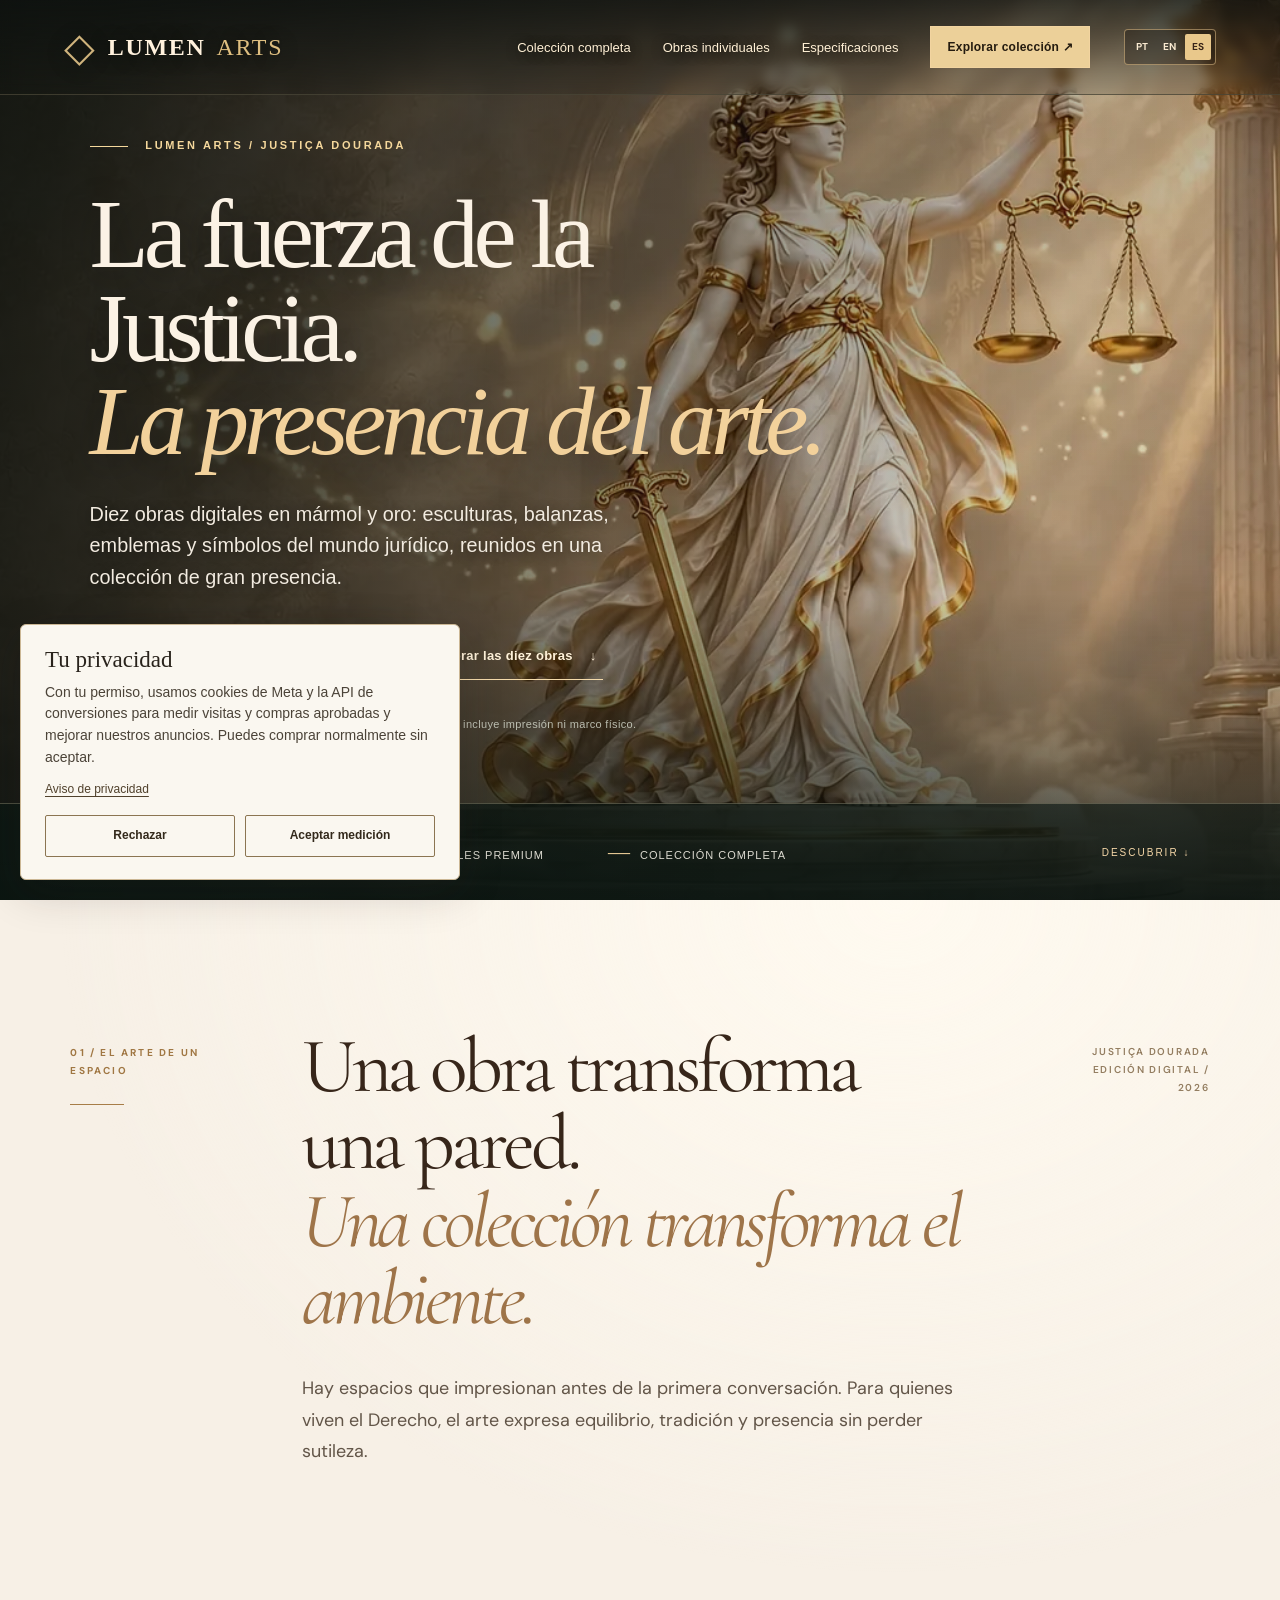
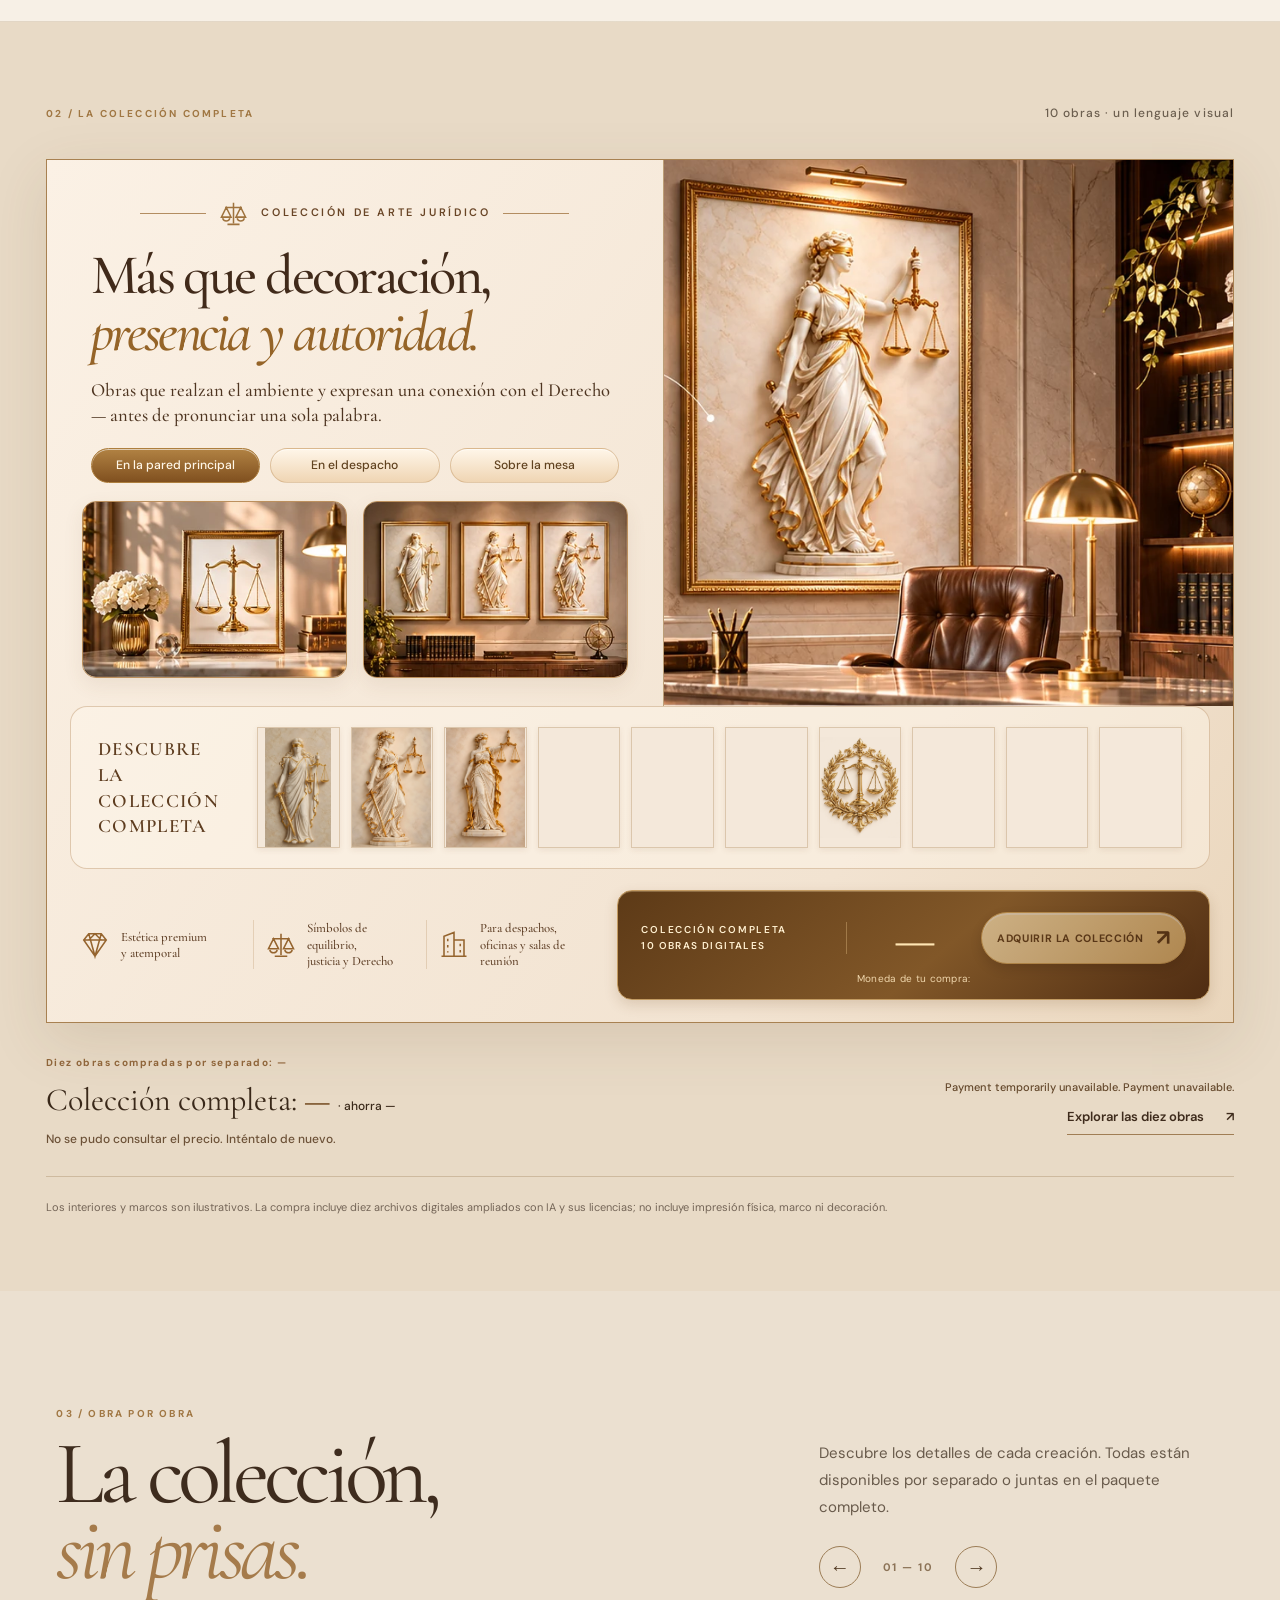
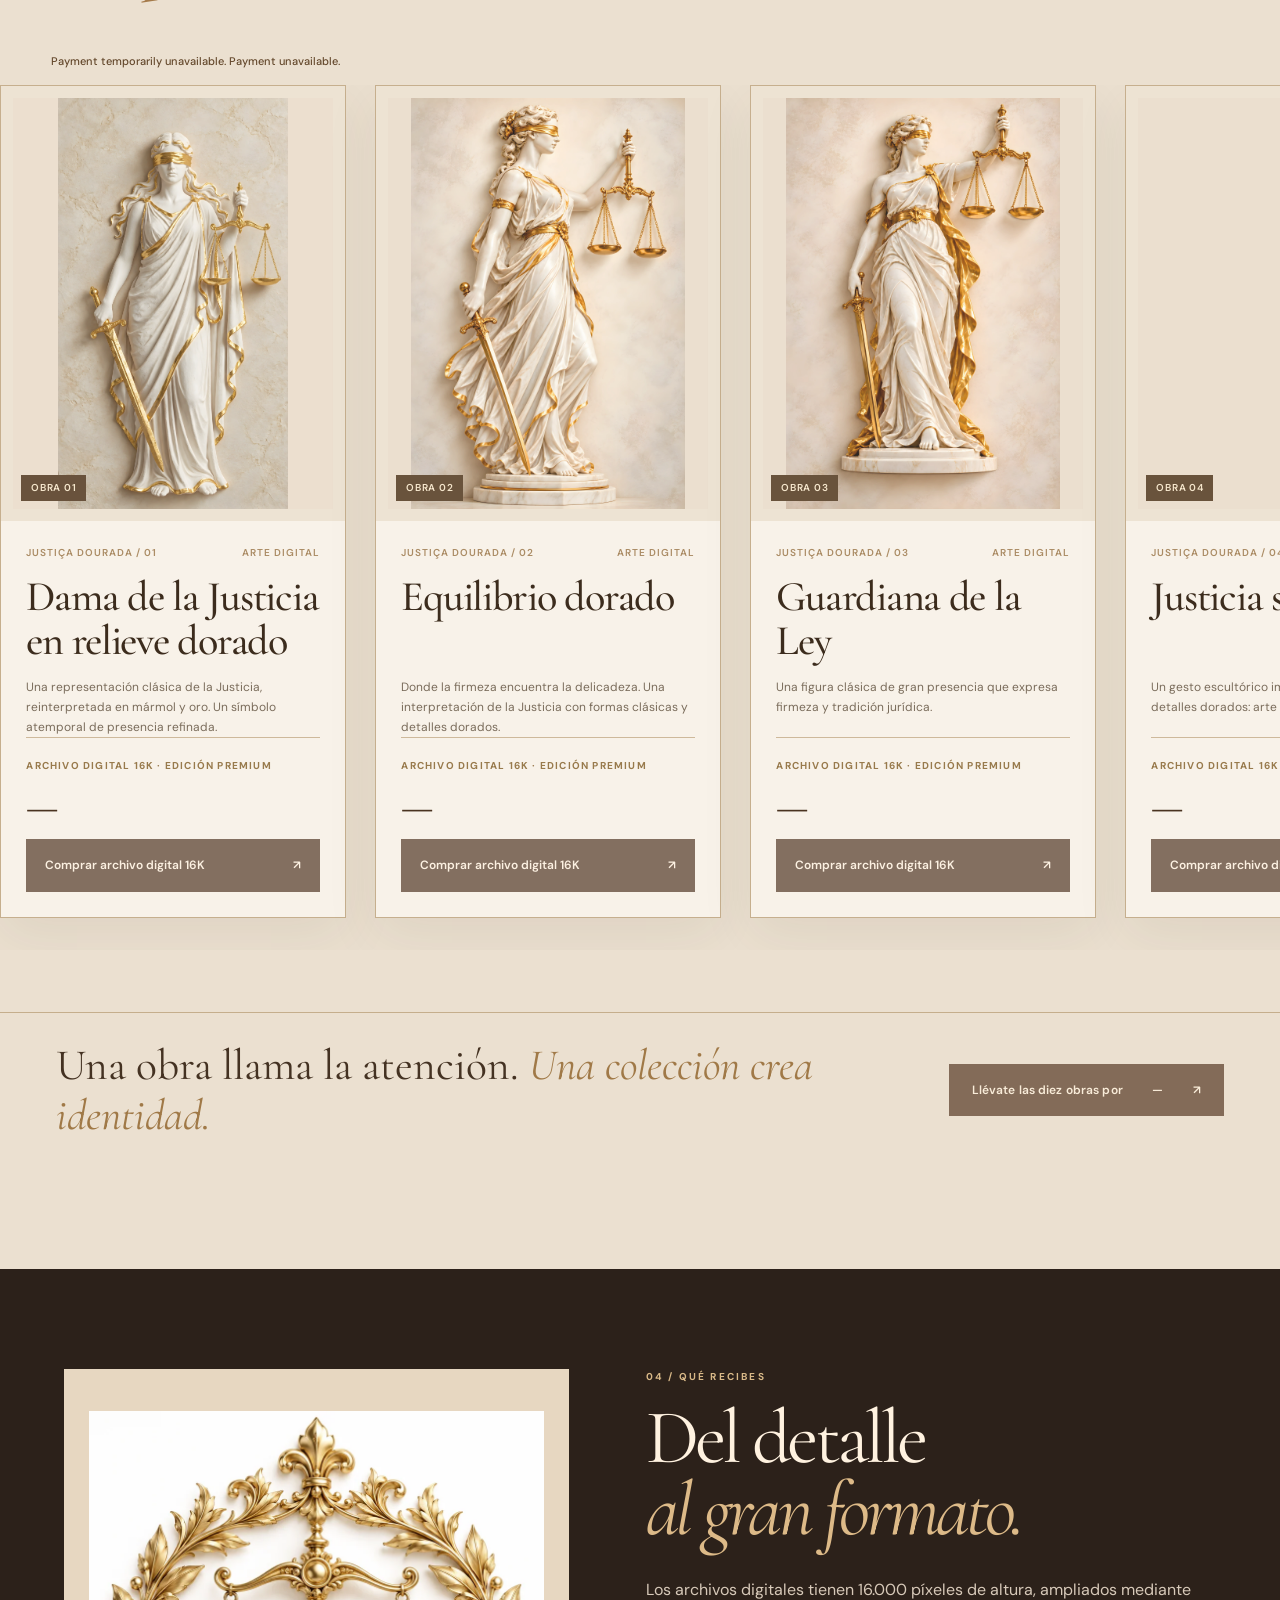
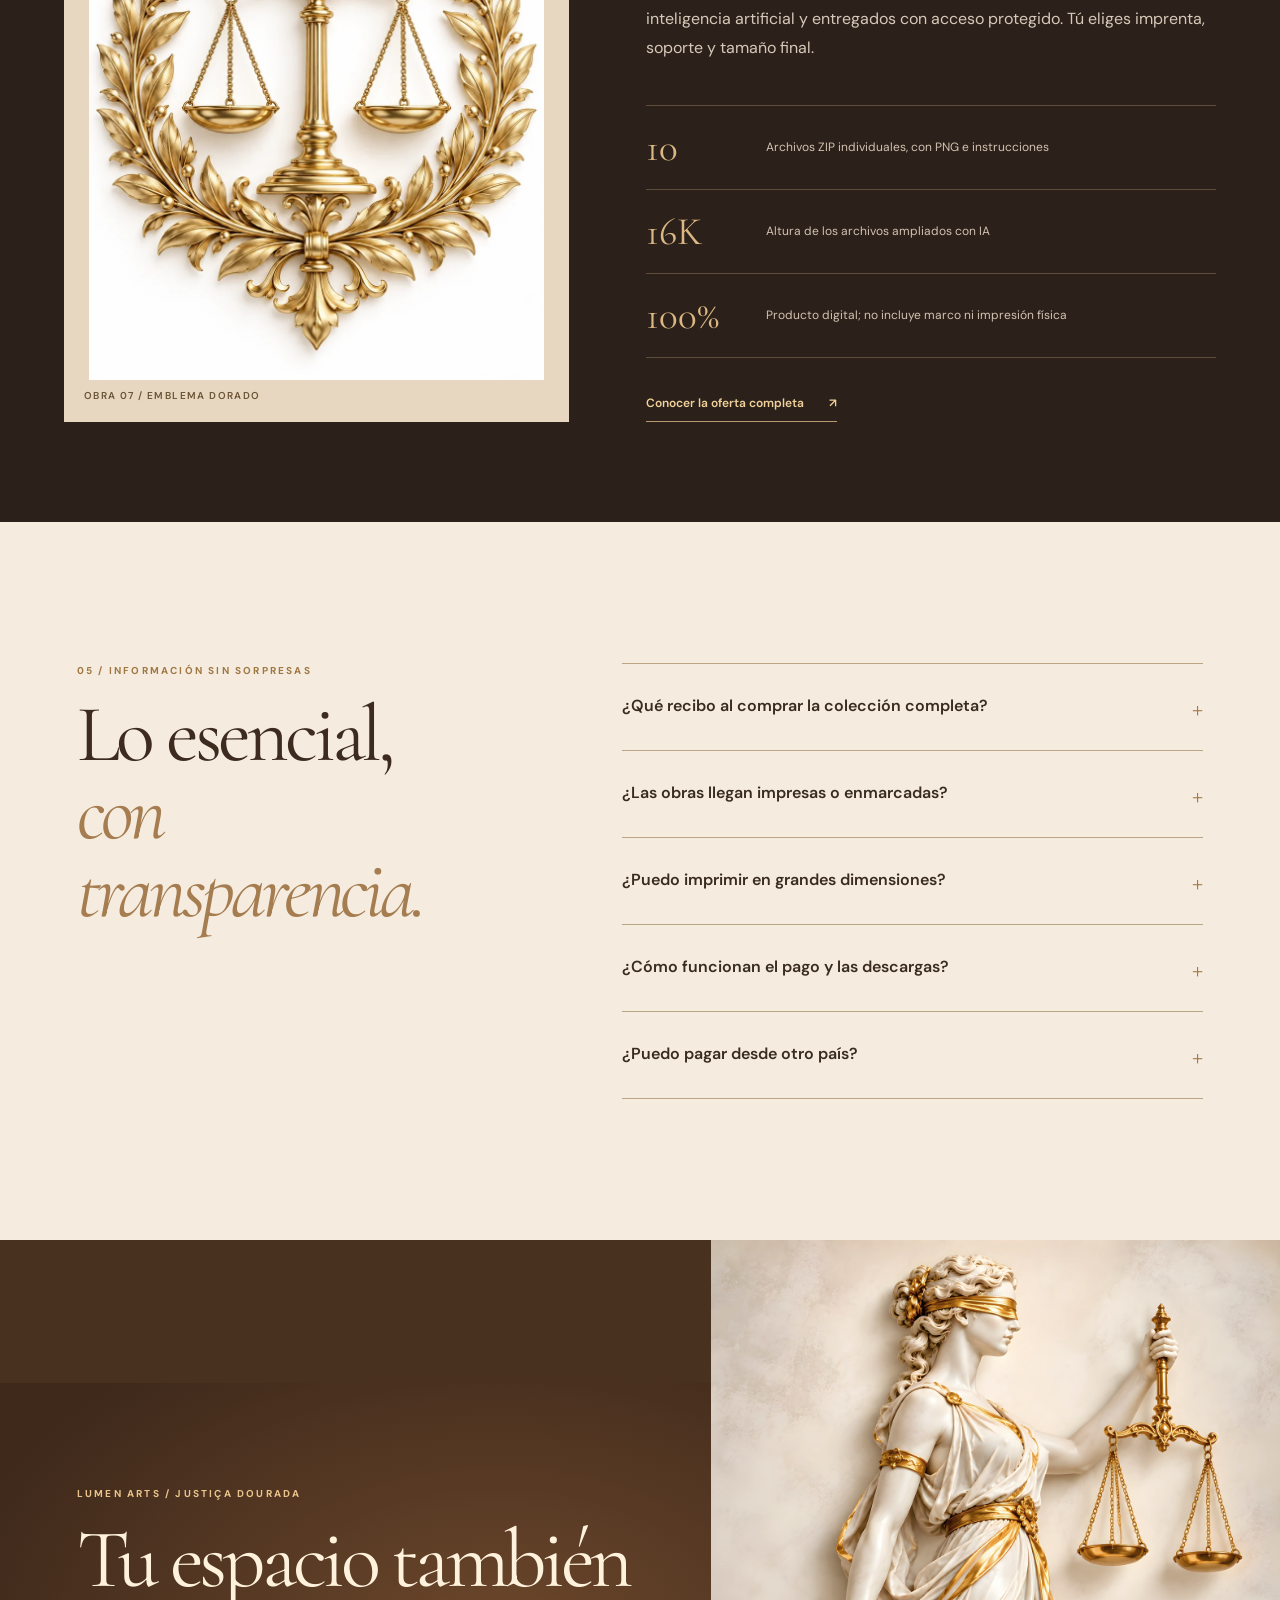
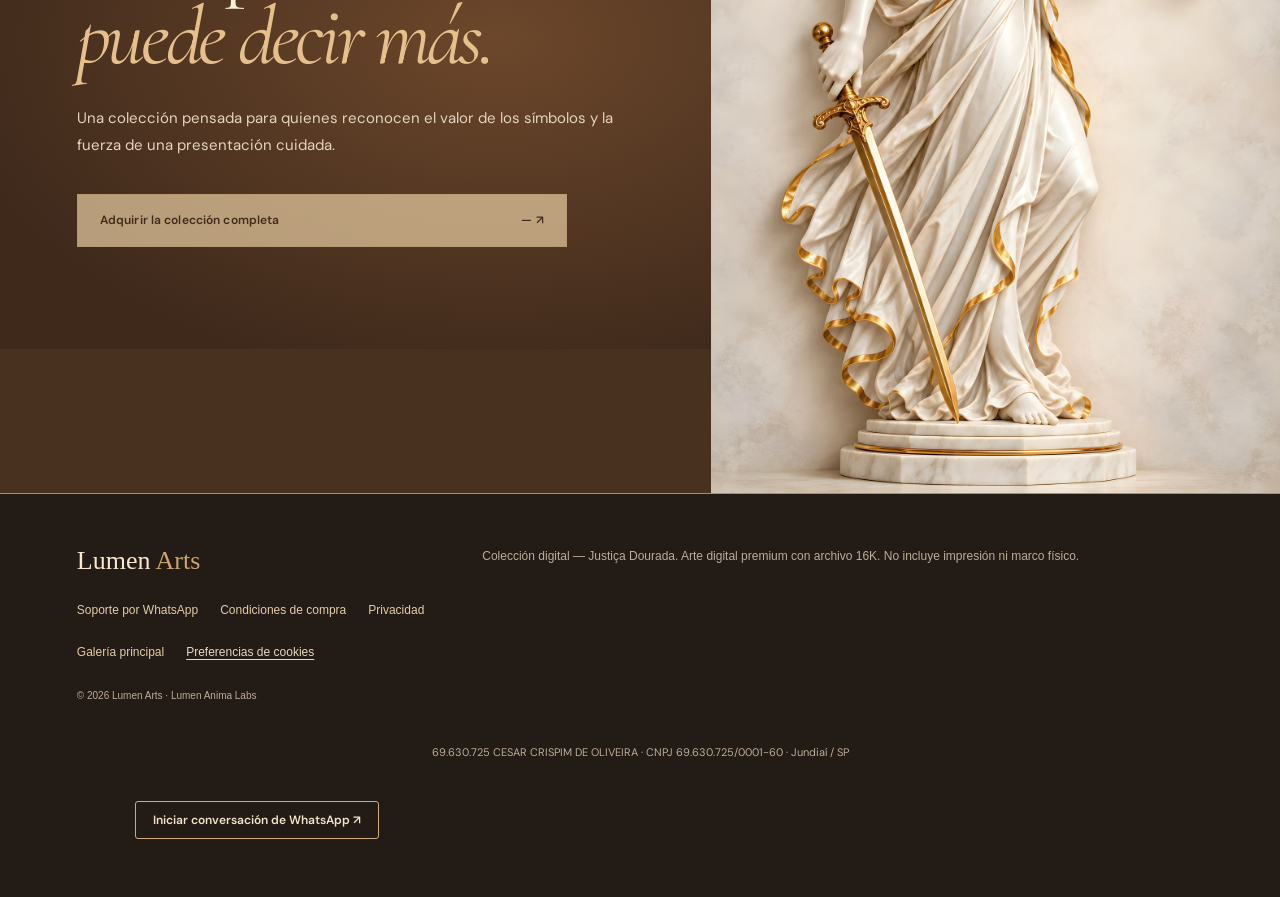
<file: es/index.html>
<!DOCTYPE html>

<html lang="es">
<head>
<meta charset="utf-8"/>

<script src="/international-nav-20261107.js?v=20261111-en-default1"></script>
<meta content="width=device-width, initial-scale=1" name="viewport"/>
<meta content="#e9dcc8" name="theme-color"/>
<meta content="Diez obras digitales de temática jurídica en mármol y oro. Archivos digitales 16K ampliados con IA. Colección completa u obras individuales; impresión y marcos no incluidos." name="description"/>
<meta content="website" property="og:type"/>
<meta content="es_ES" property="og:locale"/>
<meta content="Arte Jurídica Digital | 10 Obras de Justicia — Lumen Arts" property="og:title"/>
<meta content="Diez obras digitales de temática jurídica en mármol y oro. Archivos digitales 16K ampliados con IA. Colección completa u obras individuales; impresión y marcos no incluidos." property="og:description"/>
<meta content="https://juridica.lumenanima.com/es/" property="og:url"/>
<meta content="https://juridica.lumenanima.com/assets/justica-cinematic-poster-20261106.webp" property="og:image"/>
<link href="https://juridica.lumenanima.com/es/" rel="canonical"/>
<link href="../favicon.svg" rel="icon" type="image/svg+xml"/>
<link href="../styles.css?v=1" rel="stylesheet"/>
<link href="../juridica-checkout.css?v=20261111-paypal1" rel="stylesheet"/>
<link href="../cinematic-landing.css?v=20261106-v1" rel="stylesheet"/>
<link href="../justice-expansion-20261106.css?v=1" rel="stylesheet"/>
<link href="../maison-editorial-20261106.css?v=4" rel="stylesheet"/>
<link href="https://fonts.googleapis.com" rel="preconnect"/>
<link crossorigin="" href="https://fonts.gstatic.com" rel="preconnect"/>
<link href="https://fonts.googleapis.com/css2?family=Cormorant+Garamond:ital,wght@0,400;0,500;0,600;1,400;1,500&amp;family=DM+Sans:wght@400;500;600;700&amp;display=swap" rel="stylesheet"/>
<link as="image" href="../assets/justica-cinematic-poster-20261106.webp" rel="preload"/>
<title>Arte Jurídica Digital | 10 Obras de Justicia — Lumen Arts</title>
<link href="https://juridica.lumenanima.com/?lang=pt" hreflang="pt-BR" rel="alternate"/><link href="https://juridica.lumenanima.com/en/" hreflang="en" rel="alternate"/><link href="https://juridica.lumenanima.com/es/" hreflang="es" rel="alternate"/><link href="https://juridica.lumenanima.com/" hreflang="x-default" rel="alternate"/><link href="../international-landing-20261107.css?v=1" rel="stylesheet"/><link rel="stylesheet" href="/juridica-analytics.css?v=20261110-1"/>
<link rel="stylesheet" href="/juridica-offer-banner.css?v=20261111-regional1"/>
</head>
<body>
<a class="skip" href="#colecao">Ir a las obras</a>
<header class="site-header cinematic-header">
<a aria-label="Justiça Dourada — Lumen Arts" class="brand" href="./"><span aria-hidden="true" class="brand-mark">◇</span>LUMEN <b>ARTS</b></a>
<nav aria-label="Navegación principal">
<a href="#pacote">Colección completa</a>
<a href="#colecao">Obras individuales</a>
<a href="#detalhes">Especificaciones</a>
<a class="header-cta" href="#pacote">Explorar colección <span aria-hidden="true">↗</span></a>
<span aria-label="Elegir idioma de la página" class="site-lang-switch" role="group"><a data-language-switch="pt" href="/?lang=pt" lang="pt-BR">PT</a><a data-language-switch="en" href="/en/" lang="en">EN</a><a aria-current="page" data-language-switch="es" href="/es/" lang="es">ES</a></span></nav>
</header>
<main>
<section aria-labelledby="main-heading" class="hero cinematic-hero">
<div aria-hidden="true" class="hero-media">
<video autoplay="" class="cinematic-video" id="justiceHeroVideo" loop="" muted="" playsinline="" poster="../assets/justica-cinematic-poster-20261106.webp" preload="metadata">
<source src="../assets/justica-hero-cinematic-20261106.mp4" type="video/mp4"/>
</video>
<div class="hero-scrim"></div>
</div>
<div class="hero-copy cinematic-copy">
<p class="eyebrow cinematic-eyebrow"><span class="accent-line"></span> LUMEN ARTS <span aria-hidden="true">/</span> JUSTIÇA DOURADA</p>
<h1 id="main-heading">La fuerza de la Justicia.<br/><em>La presencia del arte.</em></h1>
<p class="cinematic-lead">Diez obras digitales en mármol y oro: esculturas, balanzas, emblemas y símbolos del mundo jurídico, reunidos en una colección de gran presencia.</p>
<div class="hero-actions">
<a class="primary-button cinematic-primary" href="#pacote">Descubrir la colección completa <span aria-hidden="true">↗</span></a>
<a class="cinematic-secondary" href="#colecao">Explorar las diez obras <span aria-hidden="true">↓</span></a>
</div>
<p class="hero-disclosure">Archivos digitales de 16.000 píxeles de altura, ampliados con IA. No se incluye impresión ni marco físico.</p>
</div>
<div aria-label="Destacados de la colección" class="hero-bottom">
<span><b>10</b> obras digitales</span>
<span><b>16K</b> archivos digitales premium</span>
<span><b><span data-jd-price="bundle">—</span></b> colección completa</span>
<a aria-label="Ir a la oferta de la colección" href="#pacote">DESCUBRIR <span aria-hidden="true">↓</span></a>
</div>
</section>
<section aria-labelledby="maison-prologue-title" class="maison-prologue">
<div class="maison-prologue-number"><span class="maison-kicker">01 / EL ARTE DE UN ESPACIO</span><span aria-hidden="true" class="maison-hairline"></span></div>
<div class="maison-prologue-body">
<h2 id="maison-prologue-title">Una obra transforma una pared.<br/><em>Una colección transforma el ambiente.</em></h2>
<p>Hay espacios que impresionan antes de la primera conversación. Para quienes viven el Derecho, el arte expresa equilibrio, tradición y presencia sin perder sutileza.</p>
</div>
<span class="maison-prologue-aside">JUSTIÇA DOURADA<br/>EDICIÓN DIGITAL / 2026</span>
</section>
<section aria-labelledby="maison-offer-title" class="maison-offer" id="pacote">
<div class="maison-offer-header"><p class="maison-kicker">02 / LA COLECCIÓN COMPLETA</p><p>10 obras · un lenguaje visual</p></div>
<h2 class="visually-hidden" id="maison-offer-title">Colección Justiça Dourada — Diez obras digitales</h2>
<div class="jd-collection-banner">
 <div class="jd-offer-top">
  <div class="jd-offer-copy">
   <p class="jd-offer-kicker"><svg viewBox="0 0 24 24" fill="none" stroke="currentColor" stroke-width="1.25" aria-hidden="true" focusable="false"><path d="M12 3v17M5 7h14M6 7l-4 8h8L6 7Zm12 0-4 8h8l-4-8ZM7 21h10M3 16c1 3 5 3 6 0m6 0c1 3 5 3 6 0"/></svg><span>COLECCIÓN DE ARTE JURÍDICO</span></p>
   <h3>Más que decoración,<em>presencia y autoridad.</em></h3>
   <p class="jd-offer-description">Obras que realzan el ambiente y expresan una conexión con el Derecho — antes de pronunciar una sola palabra.</p>
   <div class="jd-offer-places"><span>En la pared principal</span><span>En el despacho</span><span>Sobre la mesa</span></div>
  </div>
  <svg class="jd-offer-scene" viewBox="995 0 677 636" preserveAspectRatio="xMidYMid slice" role="img" aria-label="Interior ilustrativo de un despacho con una obra de la colección en la pared; impresión y marco no incluidos." focusable="false"><image href="/assets/maison-collection-20261106.webp" width="1672" height="941"/></svg>
  <div class="jd-offer-vignettes">
   <svg class="jd-offer-vignette" viewBox="55 385 353 236" preserveAspectRatio="xMidYMid slice" role="img" aria-label="Ejemplo ilustrativo de una obra de la colección enmarcada sobre una mesa." focusable="false"><image href="/assets/maison-collection-20261106.webp" width="1672" height="941"/></svg>
   <svg class="jd-offer-vignette" viewBox="429 386 359 234" preserveAspectRatio="xMidYMid slice" role="img" aria-label="Ejemplo ilustrativo de tres obras de la colección enmarcadas en un despacho." focusable="false"><image href="/assets/maison-collection-20261106.webp" width="1672" height="941"/></svg>
  </div>
 </div>
 <div class="jd-art-showcase"><p>Descubre la<br> colección completa</p><ol class="jd-art-strip"><li><img src="/assets/01-dama-em-relevo.webp" alt="Dama de la Justicia en Relieve Dorado" width="1173" height="2100" loading="lazy" decoding="async"/></li><li><img src="/assets/02-equilibrio-dourado.webp" alt="Equilibrio Dorado" width="1400" height="2100" loading="lazy" decoding="async"/></li><li><img src="/assets/03-guardia-da-lei.webp" alt="Guardiana de la Ley" width="1400" height="2100" loading="lazy" decoding="async"/></li><li><img src="/assets/04-justica-soberana.webp" alt="Justicia Soberana" width="1400" height="2100" loading="lazy" decoding="async"/></li><li><img src="/assets/art-justice-05-balanca-livro.webp" alt="Balanza Dorada sobre Libro Jurídico" width="920" height="1150" loading="lazy" decoding="async"/></li><li><img src="/assets/art-justice-06-balanca-dourada.webp" alt="Balanza Dorada de la Justicia" width="920" height="1150" loading="lazy" decoding="async"/></li><li><img src="/assets/art-justice-07-emblema-justica.webp" alt="Emblema Dorado de la Justicia" width="920" height="1150" loading="lazy" decoding="async"/></li><li><img src="/assets/art-justice-08-balanca-tribunal.webp" alt="Balanza Escultural en el Tribunal" width="920" height="1150" loading="lazy" decoding="async"/></li><li><img src="/assets/art-justice-09-martelo-tribunal.webp" alt="Mazo Dorado en el Tribunal" width="920" height="1150" loading="lazy" decoding="async"/></li><li><img src="/assets/art-justice-10-martelo-marmore.webp" alt="Mazo de Juez en Mármol y Oro" width="920" height="1150" loading="lazy" decoding="async"/></li></ol></div>
 <div class="jd-offer-footer">
  <div class="jd-offer-benefits"><div><svg viewBox="0 0 24 24" fill="none" stroke="currentColor" stroke-width="1.25" aria-hidden="true" focusable="false"><path d="m3 8 9 13L21 8l-4-5H7L3 8Zm0 0h18M7 3l5 18 5-18M7 8l5-5 5 5"/></svg><span>Estética premium<br>y atemporal</span></div><div><svg viewBox="0 0 24 24" fill="none" stroke="currentColor" stroke-width="1.25" aria-hidden="true" focusable="false"><path d="M12 3v17M5 7h14M6 7l-4 8h8L6 7Zm12 0-4 8h8l-4-8ZM7 21h10M3 16c1 3 5 3 6 0m6 0c1 3 5 3 6 0"/></svg><span>Símbolos de equilibrio,<br>justicia y Derecho</span></div><div><svg viewBox="0 0 24 24" fill="none" stroke="currentColor" stroke-width="1.25" aria-hidden="true" focusable="false"><path d="M4 21V5l8-3v19M12 8h8v13M2 21h20M7 7v2m0 3v2m0 3v1m10-7v2m0 3v2"/></svg><span>Para despachos,<br>oficinas y salas de reunión</span></div></div>
  <div class="jd-offer-deal">
   <div class="jd-offer-package"><span>COLECCIÓN COMPLETA</span><strong>10 OBRAS DIGITALES</strong></div>
   <strong class="jd-offer-amount" data-jd-price="bundle">—</strong>
   <button class="jd-offer-buy checkout-trigger" data-sku="art-justice-four-16k" data-jd-price-label="bundle" data-jd-price-aria-template="Comprar la colección completa por {price}. Abrir el pago en esta página." aria-label="Adquirir la colección" disabled type="button">Adquirir la colección<span aria-hidden="true">↗</span></button>
   <p class="jd-offer-currency">Moneda de tu compra: <span data-jd-currency>…</span></p>
  </div>
 </div>
</div>
<div class="maison-offer-bottom">
<div class="maison-offer-conversion"><span class="maison-offer-badge">Diez obras compradas por separado: <span data-jd-price="sum">—</span></span><p>Colección completa: <strong data-jd-price="bundle">—</strong> <span>· ahorra <span data-jd-price="saving">—</span></span></p><p class="jd-pricing-status" data-jd-pricing-status aria-live="polite">Cargando los precios de tu región…</p></div>
<div class="maison-offer-bottom-cta"><span aria-live="polite" id="bundleCheckoutStatus" role="status">Verificando el pago seguro...</span><a href="#colecao">Explorar las diez obras <span aria-hidden="true">↗</span></a></div>
</div>
<p class="maison-disclaimer">Los interiores y marcos son ilustrativos. La compra incluye diez archivos digitales ampliados con IA y sus licencias; no incluye impresión física, marco ni decoración.</p>
</section>
<section aria-labelledby="maison-catalogue-heading" class="maison-catalogue" id="colecao">
<header class="maison-catalogue-head">
<div><p class="maison-kicker">03 / OBRA POR OBRA</p><h2 id="maison-catalogue-heading">La colección,<br/><em>sin prisas.</em></h2></div>
<div class="maison-catalogue-lead"><p>Descubre los detalles de cada creación. Todas están disponibles por separado o juntas en el paquete completo.</p><div class="maison-carousel-nav"><button aria-label="Obras anteriores" id="maison-previous" type="button">←</button><span aria-live="polite" id="maison-carousel-count">01 — 10</span><button aria-label="Obras siguientes" id="maison-next" type="button">→</button></div></div>
</header>
<p aria-live="polite" class="maison-checkout-status" id="galleryCheckoutStatus" role="status">Comprobando la disponibilidad del pago...</p>
<div aria-label="Diez obras de la colección Justiça Dourada" aria-roledescription="carrusel" class="maison-carousel" id="maison-carousel" role="region" tabindex="0">
<div class="art-grid">
<article aria-labelledby="titulo-1" class="art-card" id="obra-1"><button aria-label="Seleccionar esta obra y abrir pago seguro en esta página" class="art-figure checkout-trigger" data-sku="art-justice-01-dama-em-relevo" disabled="" type="button"><img alt="Dama de la Justicia en relieve dorado  — obra digital premium 16K" decoding="async" height="2100" loading="lazy" src="../assets/01-dama-em-relevo.webp" width="1173"/><span class="art-number">OBRA 01</span></button><div class="card-body"><div class="card-topline"><span>JUSTIÇA DOURADA / 01</span><span>ARTE DIGITAL</span></div><h3 id="titulo-1">Dama de la Justicia en relieve dorado</h3><p>Una representación clásica de la Justicia, reinterpretada en mármol y oro. Un símbolo atemporal de presencia refinada.</p><div class="sale-box"><span class="edition-label">ARCHIVO DIGITAL 16K · EDICIÓN PREMIUM</span><strong><span data-jd-price="individual">—</span></strong><button class="buy-button checkout-trigger" data-sku="art-justice-01-dama-em-relevo" disabled="" type="button">Comprar archivo digital 16K <span aria-hidden="true">↗</span></button></div></div></article>
<article aria-labelledby="titulo-2" class="art-card" id="obra-2"><button aria-label="Seleccionar esta obra y abrir pago seguro en esta página" class="art-figure checkout-trigger" data-sku="art-justice-02-equilibrio-dourado" disabled="" type="button"><img alt="Equilibrio dorado  — obra digital premium 16K" decoding="async" height="2100" loading="lazy" src="../assets/02-equilibrio-dourado.webp" width="1400"/><span class="art-number">OBRA 02</span></button><div class="card-body"><div class="card-topline"><span>JUSTIÇA DOURADA / 02</span><span>ARTE DIGITAL</span></div><h3 id="titulo-2">Equilibrio dorado</h3><p>Donde la firmeza encuentra la delicadeza. Una interpretación de la Justicia con formas clásicas y detalles dorados.</p><div class="sale-box"><span class="edition-label">ARCHIVO DIGITAL 16K · EDICIÓN PREMIUM</span><strong><span data-jd-price="individual">—</span></strong><button class="buy-button checkout-trigger" data-sku="art-justice-02-equilibrio-dourado" disabled="" type="button">Comprar archivo digital 16K <span aria-hidden="true">↗</span></button></div></div></article>
<article aria-labelledby="titulo-3" class="art-card" id="obra-3"><button aria-label="Seleccionar esta obra y abrir pago seguro en esta página" class="art-figure checkout-trigger" data-sku="art-justice-03-guardia-da-lei" disabled="" type="button"><img alt="Guardiana de la Ley  — obra digital premium 16K" decoding="async" height="2100" loading="lazy" src="../assets/03-guardia-da-lei.webp" width="1400"/><span class="art-number">OBRA 03</span></button><div class="card-body"><div class="card-topline"><span>JUSTIÇA DOURADA / 03</span><span>ARTE DIGITAL</span></div><h3 id="titulo-3">Guardiana de la Ley</h3><p>Una figura clásica de gran presencia que expresa firmeza y tradición jurídica.</p><div class="sale-box"><span class="edition-label">ARCHIVO DIGITAL 16K · EDICIÓN PREMIUM</span><strong><span data-jd-price="individual">—</span></strong><button class="buy-button checkout-trigger" data-sku="art-justice-03-guardia-da-lei" disabled="" type="button">Comprar archivo digital 16K <span aria-hidden="true">↗</span></button></div></div></article>
<article aria-labelledby="titulo-4" class="art-card" id="obra-4"><button aria-label="Seleccionar esta obra y abrir pago seguro en esta página" class="art-figure checkout-trigger" data-sku="art-justice-04-justica-soberana" disabled="" type="button"><img alt="Justicia soberana  — obra digital premium 16K" decoding="async" height="2100" loading="lazy" src="../assets/04-justica-soberana.webp" width="1400"/><span class="art-number">OBRA 04</span></button><div class="card-body"><div class="card-topline"><span>JUSTIÇA DOURADA / 04</span><span>ARTE DIGITAL</span></div><h3 id="titulo-4">Justicia soberana</h3><p>Un gesto escultórico imponente, líneas clásicas y detalles dorados: arte de carácter institucional.</p><div class="sale-box"><span class="edition-label">ARCHIVO DIGITAL 16K · EDICIÓN PREMIUM</span><strong><span data-jd-price="individual">—</span></strong><button class="buy-button checkout-trigger" data-sku="art-justice-04-justica-soberana" disabled="" type="button">Comprar archivo digital 16K <span aria-hidden="true">↗</span></button></div></div></article>
<article aria-labelledby="titulo-5" class="art-card art-card--new" id="obra-5">
<button aria-label="Seleccionar Balanza dorada sobre libro jurídico y abrir pago seguro en esta página" class="art-figure checkout-trigger" data-sku="art-justice-05-balanca-livro" disabled="" type="button"><img alt="Balanza dorada sobre libro jurídico — vista previa del archivo digital ampliado con IA a 16K" decoding="async" height="1402" loading="lazy" src="../assets/art-justice-05-balanca-livro.webp" width="1122"/><span class="art-number">OBRA 05</span></button>
<div class="card-body"><div class="card-topline"><span>JUSTIÇA DOURADA / 05</span><span>ARTE DIGITAL</span></div><h3 id="titulo-5">Balanza dorada sobre libro jurídico</h3><p>El equilibrio de la Justicia apoyado en la tradición del Derecho, con metal dorado y mármol claro.</p><div class="sale-box"><span class="edition-label">ARCHIVO DIGITAL 16K · EDICIÓN PREMIUM</span><strong><span data-jd-price="individual">—</span></strong><button class="buy-button checkout-trigger" data-sku="art-justice-05-balanca-livro" disabled="" type="button">Comprar archivo digital 16K <span aria-hidden="true">↗</span></button></div></div></article>
<article aria-labelledby="titulo-6" class="art-card art-card--new" id="obra-6">
<button aria-label="Seleccionar Balanza dorada de la Justicia y abrir pago seguro en esta página" class="art-figure checkout-trigger" data-sku="art-justice-06-balanca-dourada" disabled="" type="button"><img alt="Balanza dorada de la Justicia — vista previa del archivo digital ampliado con IA a 16K" decoding="async" height="1402" loading="lazy" src="../assets/art-justice-06-balanca-dourada.webp" width="1122"/><span class="art-number">OBRA 06</span></button>
<div class="card-body"><div class="card-topline"><span>JUSTIÇA DOURADA / 06</span><span>ARTE DIGITAL</span></div><h3 id="titulo-6">Balanza dorada de la Justicia</h3><p>Una balanza clásica dorada en una composición minimalista de tonos claros para espacios jurídicos.</p><div class="sale-box"><span class="edition-label">ARCHIVO DIGITAL 16K · EDICIÓN PREMIUM</span><strong><span data-jd-price="individual">—</span></strong><button class="buy-button checkout-trigger" data-sku="art-justice-06-balanca-dourada" disabled="" type="button">Comprar archivo digital 16K <span aria-hidden="true">↗</span></button></div></div></article>
<article aria-labelledby="titulo-7" class="art-card art-card--new" id="obra-7">
<button aria-label="Seleccionar Emblema dorado de la Justicia y abrir pago seguro en esta página" class="art-figure checkout-trigger" data-sku="art-justice-07-emblema-justica" disabled="" type="button"><img alt="Emblema dorado de la Justicia — vista previa del archivo digital ampliado con IA a 16K" decoding="async" height="1402" loading="lazy" src="../assets/art-justice-07-emblema-justica.webp" width="1122"/><span class="art-number">OBRA 07</span></button>
<div class="card-body"><div class="card-topline"><span>JUSTIÇA DOURADA / 07</span><span>ARTE DIGITAL</span></div><h3 id="titulo-7">Emblema dorado de la Justicia</h3><p>La balanza de la Justicia rodeada de ornamentos clásicos dorados y gran presencia institucional.</p><div class="sale-box"><span class="edition-label">ARCHIVO DIGITAL 16K · EDICIÓN PREMIUM</span><strong><span data-jd-price="individual">—</span></strong><button class="buy-button checkout-trigger" data-sku="art-justice-07-emblema-justica" disabled="" type="button">Comprar archivo digital 16K <span aria-hidden="true">↗</span></button></div></div></article>
<article aria-labelledby="titulo-8" class="art-card art-card--new" id="obra-8">
<button aria-label="Seleccionar Balanza escultórica en el tribunal y abrir pago seguro en esta página" class="art-figure checkout-trigger" data-sku="art-justice-08-balanca-tribunal" disabled="" type="button"><img alt="Balanza escultórica en el tribunal — vista previa del archivo digital ampliado con IA a 16K" decoding="async" height="1402" loading="lazy" src="../assets/art-justice-08-balanca-tribunal.webp" width="1122"/><span class="art-number">OBRA 08</span></button>
<div class="card-body"><div class="card-topline"><span>JUSTIÇA DOURADA / 08</span><span>ARTE DIGITAL</span></div><h3 id="titulo-8">Balanza escultórica en el tribunal</h3><p>Una interpretación escultórica del equilibrio jurídico entre elementos de arquitectura clásica.</p><div class="sale-box"><span class="edition-label">ARCHIVO DIGITAL 16K · EDICIÓN PREMIUM</span><strong><span data-jd-price="individual">—</span></strong><button class="buy-button checkout-trigger" data-sku="art-justice-08-balanca-tribunal" disabled="" type="button">Comprar archivo digital 16K <span aria-hidden="true">↗</span></button></div></div></article>
<article aria-labelledby="titulo-9" class="art-card art-card--new" id="obra-9">
<button aria-label="Seleccionar Mazo dorado en el tribunal y abrir pago seguro en esta página" class="art-figure checkout-trigger" data-sku="art-justice-09-martelo-tribunal" disabled="" type="button"><img alt="Mazo dorado en el tribunal — vista previa del archivo digital ampliado con IA a 16K" decoding="async" height="1402" loading="lazy" src="../assets/art-justice-09-martelo-tribunal.webp" width="1122"/><span class="art-number">OBRA 09</span></button>
<div class="card-body"><div class="card-topline"><span>JUSTIÇA DOURADA / 09</span><span>ARTE DIGITAL</span></div><h3 id="titulo-9">Mazo dorado en el tribunal</h3><p>El mazo judicial entre columnas claras, con detalles metálicos y una composición solemne.</p><div class="sale-box"><span class="edition-label">ARCHIVO DIGITAL 16K · EDICIÓN PREMIUM</span><strong><span data-jd-price="individual">—</span></strong><button class="buy-button checkout-trigger" data-sku="art-justice-09-martelo-tribunal" disabled="" type="button">Comprar archivo digital 16K <span aria-hidden="true">↗</span></button></div></div></article>
<article aria-labelledby="titulo-10" class="art-card art-card--new" id="obra-10">
<button aria-label="Seleccionar Mazo judicial de mármol y oro y abrir pago seguro en esta página" class="art-figure checkout-trigger" data-sku="art-justice-10-martelo-marmore" disabled="" type="button"><img alt="Mazo judicial de mármol y oro — vista previa del archivo digital ampliado con IA a 16K" decoding="async" height="1402" loading="lazy" src="../assets/art-justice-10-martelo-marmore.webp" width="1122"/><span class="art-number">OBRA 10</span></button>
<div class="card-body"><div class="card-topline"><span>JUSTIÇA DOURADA / 10</span><span>ARTE DIGITAL</span></div><h3 id="titulo-10">Mazo judicial de mármol y oro</h3><p>Símbolo de decisión y autoridad, con texturas de mármol blanco y ornamentos dorados.</p><div class="sale-box"><span class="edition-label">ARCHIVO DIGITAL 16K · EDICIÓN PREMIUM</span><strong><span data-jd-price="individual">—</span></strong><button class="buy-button checkout-trigger" data-sku="art-justice-10-martelo-marmore" disabled="" type="button">Comprar archivo digital 16K <span aria-hidden="true">↗</span></button></div></div></article>
</div>
</div>
<div class="maison-catalogue-after">
<p>Una obra llama la atención. <em>Una colección crea identidad.</em></p>
<button class="maison-pair-buy checkout-trigger" data-sku="art-justice-four-16k" disabled="" type="button">Llévate las diez obras por <span data-jd-price="bundle">—</span> <span aria-hidden="true">↗</span></button>
</div>
</section>
<section aria-labelledby="maison-specs-heading" class="maison-specs" id="detalhes">
<div class="maison-specs-image"><img alt="Emblema dourado com balança da Justiça, uma das dez artes da coleção." height="1402" loading="lazy" src="../assets/art-justice-07-emblema-justica.webp" width="1122"/><span>OBRA 07 / EMBLEMA DORADO</span></div>
<div class="maison-specs-content">
<p class="maison-kicker">04 / QUÉ RECIBES</p>
<h2 id="maison-specs-heading">Del detalle<br/><em>al gran formato.</em></h2>
<p>Los archivos digitales tienen 16.000 píxeles de altura, ampliados mediante inteligencia artificial y entregados con acceso protegido. Tú eliges imprenta, soporte y tamaño final.</p>
<dl>
<div><dt>10</dt><dd>Archivos ZIP individuales, con PNG e instrucciones</dd></div>
<div><dt>16K</dt><dd>Altura de los archivos ampliados con IA</dd></div>
<div><dt>100%</dt><dd>Producto digital; no incluye marco ni impresión física</dd></div>
</dl>
<a href="#pacote">Conocer la oferta completa <span aria-hidden="true">↗</span></a>
</div>
</section>
<section aria-labelledby="maison-questions-heading" class="maison-questions">
<div class="maison-questions-head"><p class="maison-kicker">05 / INFORMACIÓN SIN SORPRESAS</p><h2 id="maison-questions-heading">Lo esencial,<br/><em>con transparencia.</em></h2></div>
<div class="maison-questions-list">
<details><summary>¿Qué recibo al comprar la colección completa?</summary><p>Diez descargas ZIP individuales, cada una con el PNG de 16.000 píxeles de altura, la licencia aplicable e instrucciones. Las obras se ampliaron con IA.</p></details>
<details><summary>¿Las obras llegan impresas o enmarcadas?</summary><p>No. La compra es exclusivamente digital. Los interiores, marcos y escenas de pared o mesa son ejemplos de presentación, no productos incluidos.</p></details>
<details><summary>¿Puedo imprimir en grandes dimensiones?</summary><p>Los archivos tienen 16.000 píxeles de altura. El resultado físico depende del tamaño, papel, impresora, gestión del color y acabado. Para impresiones grandes, solicita una prueba en la imprenta.</p></details>
<details><summary>¿Cómo funcionan el pago y las descargas?</summary><p>Mercado Pago o PayPal procesa el pago según la opción disponible al pagar. Una vez confirmada la aprobación, los enlaces protegidos para descargar los archivos aparecen en la confirmación del pedido.</p></details>
<details><summary>¿Puedo pagar desde otro país?</summary><p>En Brasil, los precios y pagos son en reales brasileños (BRL); en los demás países, en dólares estadounidenses (USD), con pagos internacionales mediante PayPal. La moneda y el importe aparecen antes de confirmar. La disponibilidad depende del país, la cuenta y el proveedor.</p></details></div>
</section>
<section aria-labelledby="maison-finale-heading" class="maison-finale">
<div class="maison-finale-copy"><p class="maison-kicker">LUMEN ARTS / JUSTIÇA DOURADA</p><h2 id="maison-finale-heading">Tu espacio también<br/><em>puede decir más.</em></h2><p>Una colección pensada para quienes reconocen el valor de los símbolos y la fuerza de una presentación cuidada.</p><button class="maison-finale-buy checkout-trigger" data-sku="art-justice-four-16k" disabled="" type="button">Adquirir la colección completa <span><span data-jd-price="bundle">—</span> ↗</span></button></div>
<div aria-hidden="true" class="maison-finale-art"><img alt="" height="2100" loading="lazy" src="../assets/02-equilibrio-dourado.webp" width="1400"/></div>
</section>
</main>
<footer>
<div class="foot-brand">Lumen <span>Arts</span></div>
<p>Colección digital — Justiça Dourada. Arte digital premium con archivo 16K. No incluye impresión ni marco físico.</p>
<div class="foot-links"><a href="https://wa.me/5511978230487?text=%C2%A1Hola!%20Necesito%20ayuda%20con%20la%20colecci%C3%B3n%20digital%20Justi%C3%A7a%20Dourada." target="_blank" rel="noopener noreferrer">Soporte por WhatsApp</a><a href="/legal/es/terms.html">Condiciones de compra</a><a href="/legal/es/privacy.html">Privacidad</a><a href="https://lumenanima.com/">Galería principal</a></div>
<small>© 2026 Lumen Arts · Lumen Anima Labs</small>
<small class="foot-registry">69.630.725 CESAR CRISPIM DE OLIVEIRA · CNPJ 69.630.725/0001-60 · Jundiaí / SP</small><a class="footer-whatsapp-action" target="_blank" rel="noopener noreferrer" href="https://wa.me/5511978230487?text=%C2%A1Hola!%20Necesito%20ayuda%20con%20la%20colecci%C3%B3n%20digital%20Justi%C3%A7a%20Dourada.">Iniciar conversación de WhatsApp ↗</a></footer>
<div class="checkout-backdrop" hidden="" id="checkoutBackdrop">
<section aria-labelledby="checkoutTitle" aria-modal="true" class="checkout-dialog" id="checkoutDialog" role="dialog" tabindex="-1">
<header class="checkout-header">
<div class="checkout-heading">
<div class="checkout-label" data-checkout-i18n="secureTag">LUMEN ARTS · PAGO SEGURO</div>
<h2 data-checkout-i18n="secureTitle" id="checkoutTitle">Pago seguro</h2>
</div>
<div class="checkout-header-actions">
<label class="checkout-lang-label" data-checkout-i18n="languageLabel" for="checkoutLanguage">Idioma</label>
<select aria-label="Idioma do pagamento" class="checkout-language-select" id="checkoutLanguage">
<option value="pt">Português</option><option value="en">English</option><option value="es">Español</option>
</select>
<button aria-label="Cerrar pago" class="checkout-close" id="checkoutClose" type="button">×</button>
</div>
</header>
<div class="checkout-body">
<div class="checkout-summary"><div><strong id="checkoutProductName">Archivo digital 16K</strong><span class="checkout-brand" data-checkout-i18n="delivery">Lumen Arts · Entrega digital tras la aprobación</span></div><strong class="checkout-summary-price" id="checkoutProductPrice"><span data-jd-price="individual">—</span></strong></div>
<p class="checkout-currency-note" data-checkout-i18n="currencyNote">La moneda y el importe aparecen antes de confirmar la compra.</p>
<p aria-live="polite" class="payment-message note" id="checkoutMessage" role="status"></p>
<div id="paymentBrick_container"></div>
<div hidden="" id="statusArea"><div id="statusScreenBrick_container"></div></div>
<div hidden="" id="checkoutSuccess"></div>
<p class="checkout-support"><a href="https://wa.me/5511978230487?text=%C2%A1Hola!%20Necesito%20ayuda%20con%20la%20colecci%C3%B3n%20digital%20Justi%C3%A7a%20Dourada." target="_blank" rel="noopener noreferrer" id="checkoutSupportWhatsApp">Iniciar conversación de WhatsApp ↗</a></p><p class="checkout-privacy"><span data-checkout-i18n="privacyLead">El pago es procesado por el proveedor elegido al pagar.</span> <a href="/legal/es/terms.html" rel="noopener noreferrer" target="_blank">Términos</a> · <a href="/legal/es/privacy.html" rel="noopener noreferrer" target="_blank">Privacidad</a></p>
</div>
</section>
</div>
<script defer="" src="https://sdk.mercadopago.com/js/v2"></script>
<script defer="" src="https://www.mercadopago.com/v2/security.js" view="item"></script>
<script defer="" src="/juridica-pricing.js?v=20261111-regional1"></script>
<script defer="" src="/juridica-analytics.js?v=20261111-regional1"></script>
<script defer="" src="/juridica-paypal.js?v=20261111-regional1"></script>
<script defer="" src="../juridica-checkout.js?v=20261111-regional1"></script>
<script defer="" src="../cinematic-motion.js?v=20261106-v1"></script>
<script defer="" src="../maison-editorial-20261106.js?v=4"></script>
</body></html>
</file>
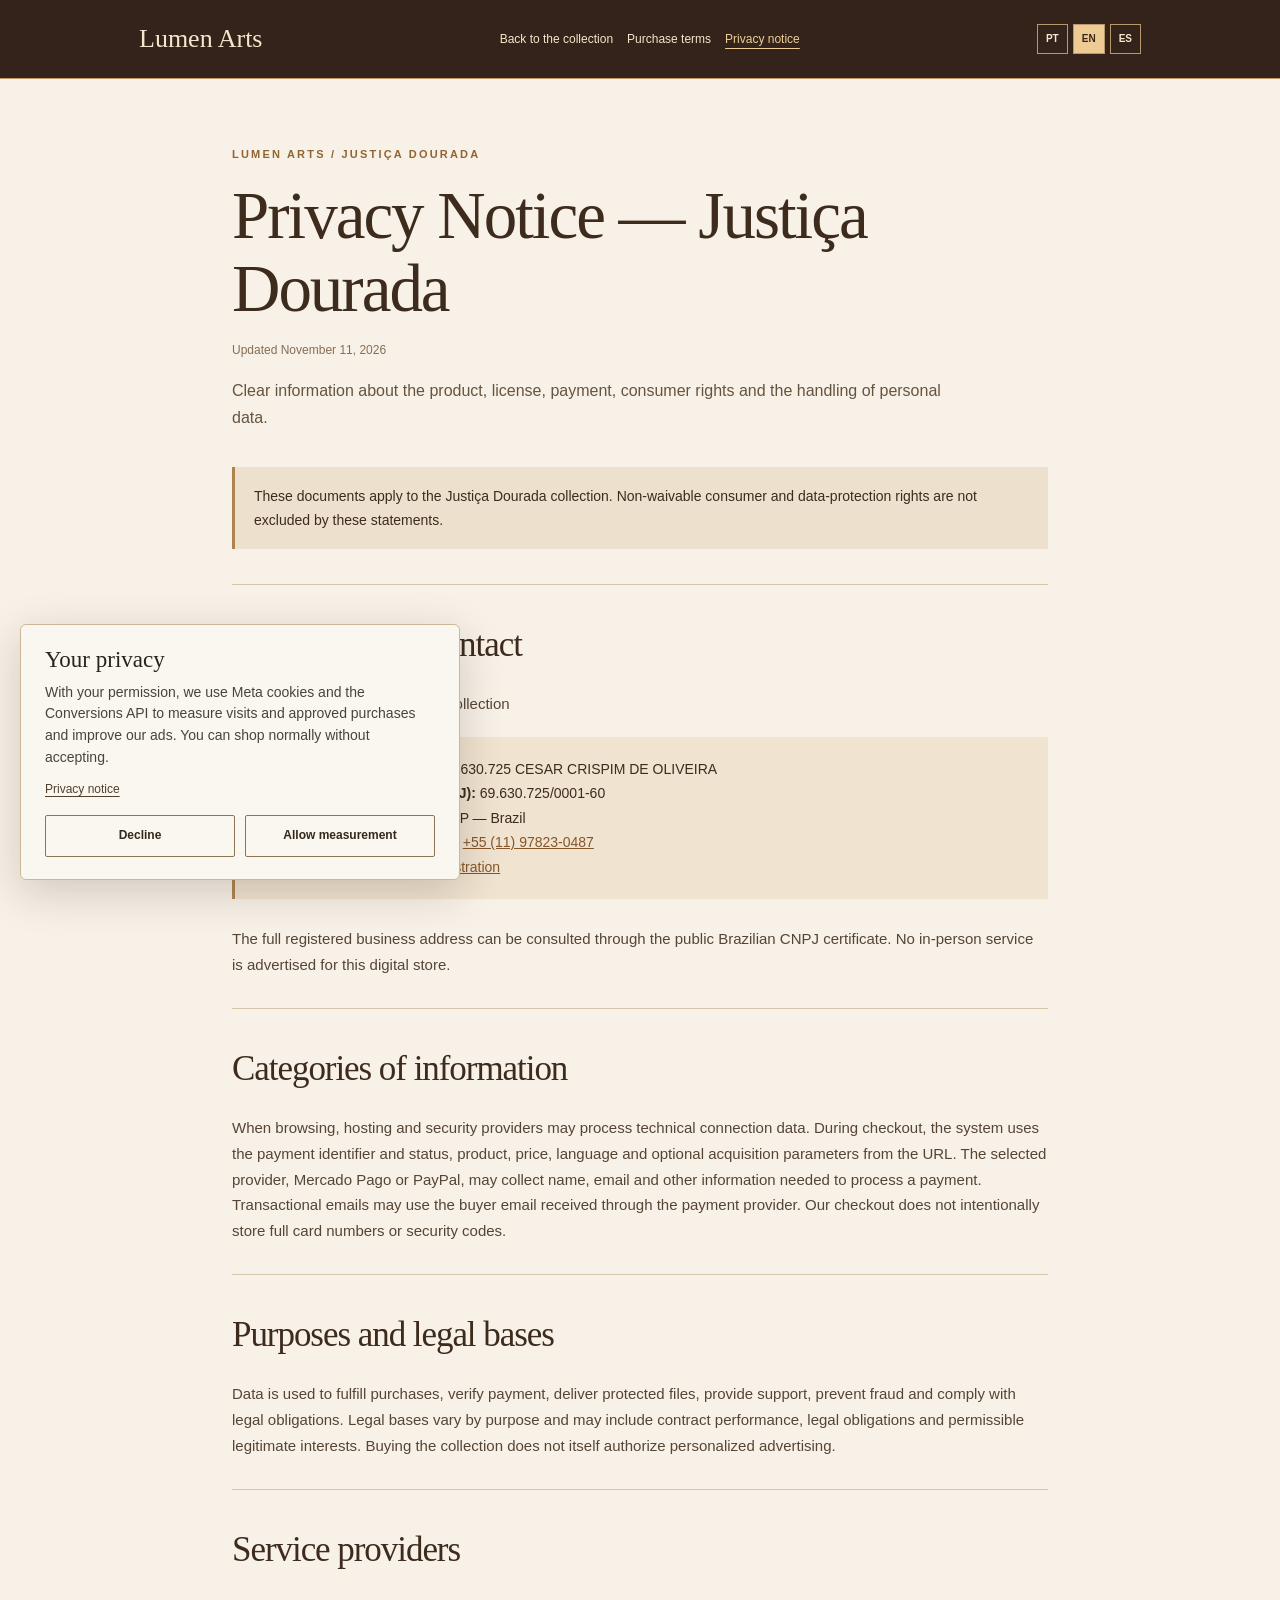
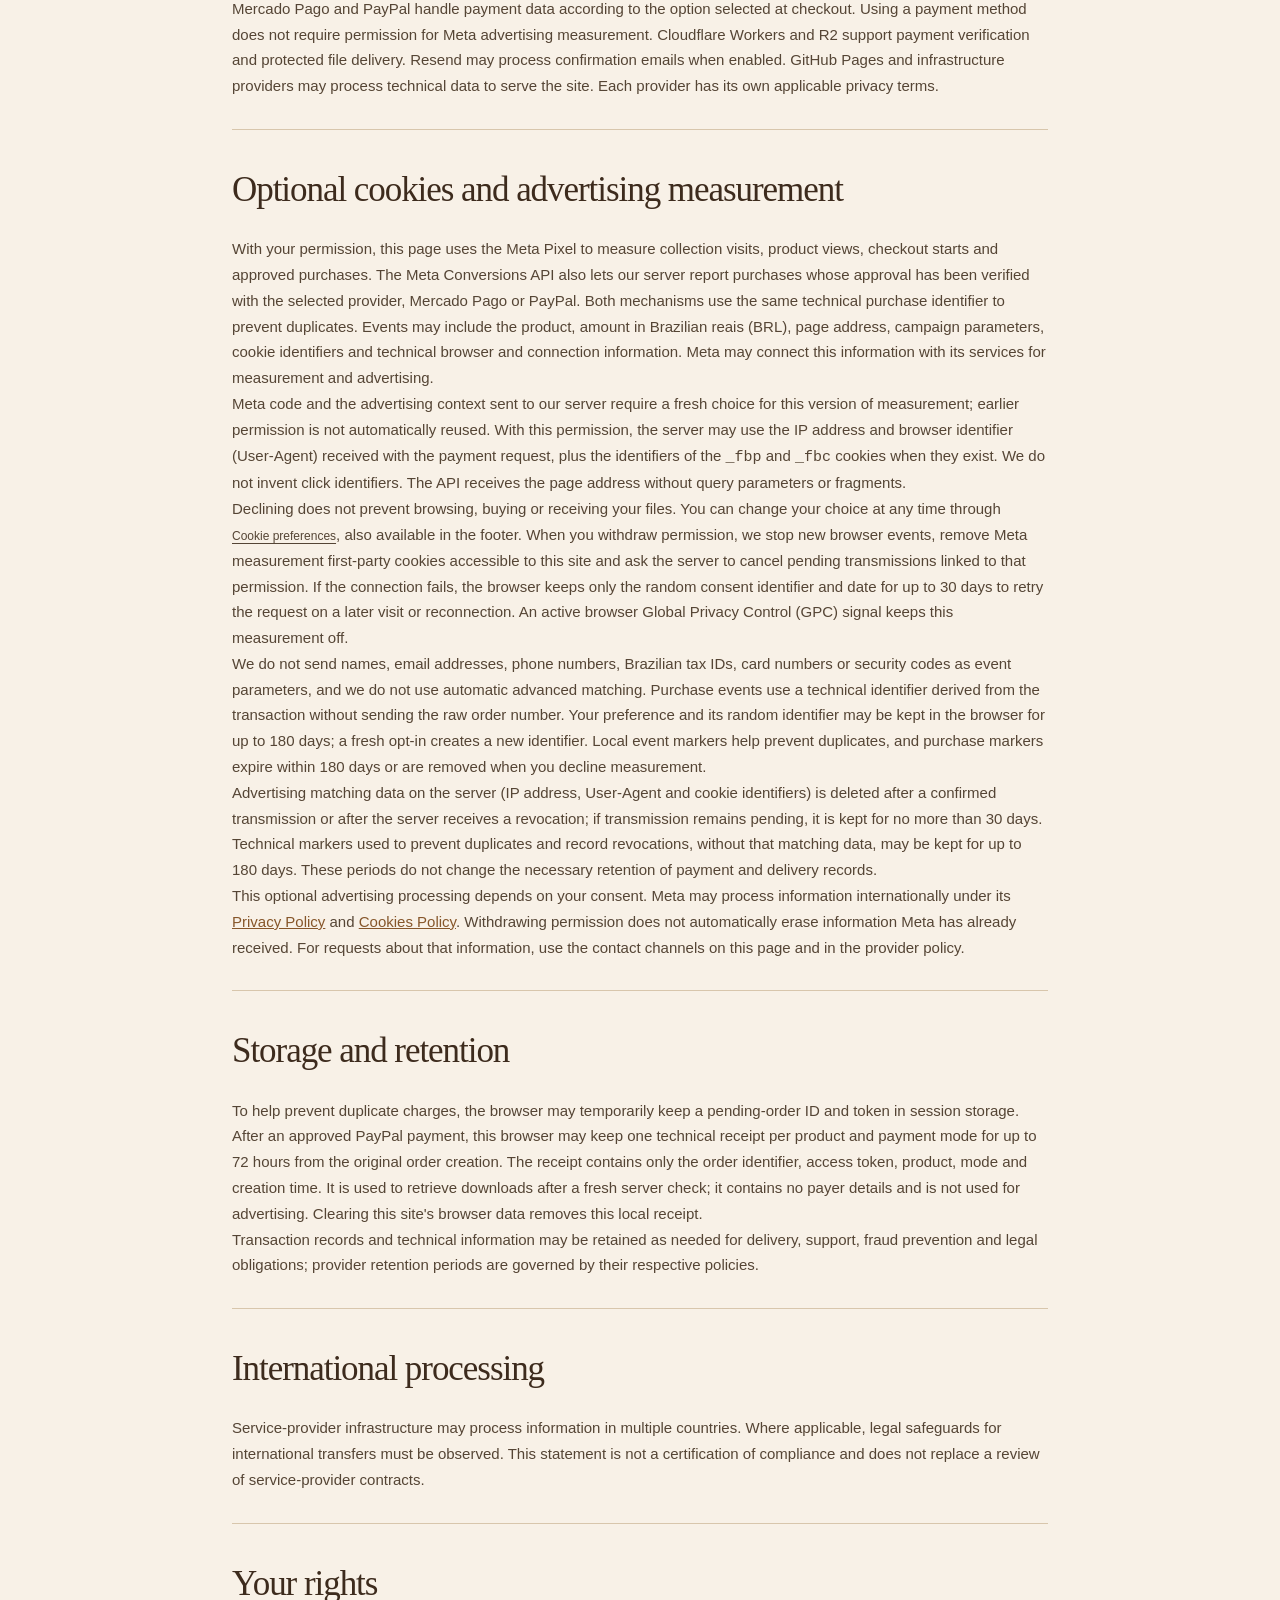
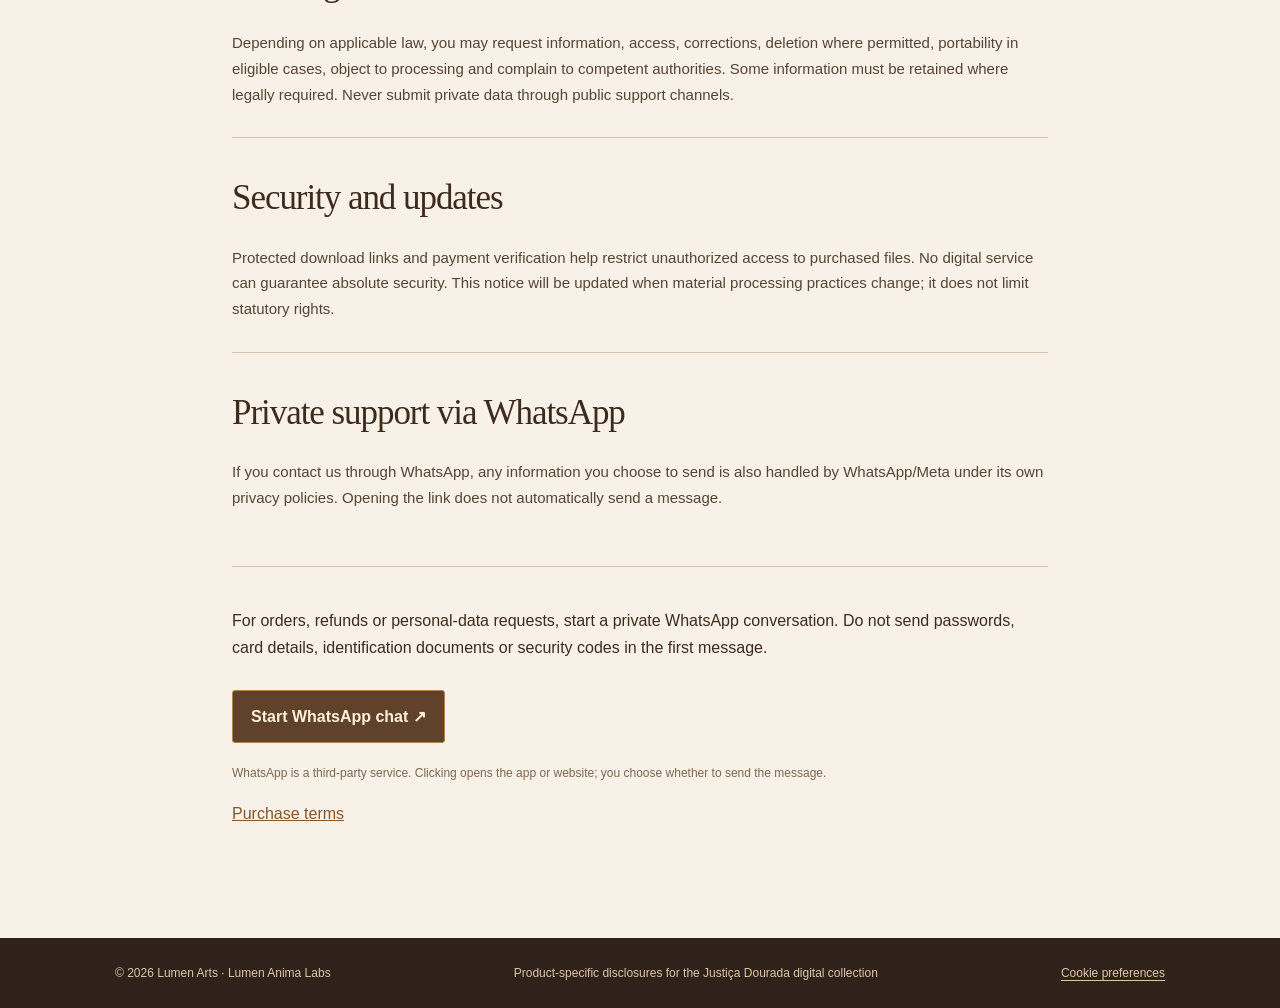
<file: legal/en/privacy.html>
<!doctype html><html lang="en"><head><meta charset="utf-8"><meta name="viewport" content="width=device-width,initial-scale=1"><meta name="description" content="Product-specific disclosures for the Justiça Dourada digital collection"><title>Privacy Notice — Justiça Dourada — Lumen Arts</title><link rel="canonical" href="https://juridica.lumenanima.com/legal/en/privacy.html"><link rel="alternate" hreflang="pt-BR" href="https://juridica.lumenanima.com/legal/pt/privacy.html"><link rel="alternate" hreflang="en" href="https://juridica.lumenanima.com/legal/en/privacy.html"><link rel="alternate" hreflang="es" href="https://juridica.lumenanima.com/legal/es/privacy.html"><link rel="alternate" hreflang="x-default" href="https://juridica.lumenanima.com/legal/pt/privacy.html"><link rel="stylesheet" href="../justice-legal-20261107.css?v=1"><link rel="stylesheet" href="/juridica-analytics.css?v=20261110-1"/></head><body><header><div class="inner"><a class="brand" href="/en/">Lumen Arts</a><nav aria-label="Legal"><a href="/en/">Back to the collection</a><a href="/legal/en/terms.html">Purchase terms</a><a href="/legal/en/privacy.html" aria-current="page">Privacy notice</a></nav><div class="switch" aria-label="Language"><a href="/legal/pt/privacy.html" lang="pt-BR">PT</a><a href="/legal/en/privacy.html" lang="en" aria-current="page">EN</a><a href="/legal/es/privacy.html" lang="es">ES</a></div></div></header><main><p class="eyebrow">LUMEN ARTS / JUSTIÇA DOURADA</p><h1>Privacy Notice — Justiça Dourada</h1><p class="updated">Updated November 11, 2026</p><p class="lead">Clear information about the product, license, payment, consumer rights and the handling of personal data.</p><div class="notice">These documents apply to the Justiça Dourada collection. Non-waivable consumer and data-protection rights are not excluded by these statements.</div><section id="controller" class="section"><h2>Controller and contact</h2><p>Lumen Arts — Justiça Dourada Collection</p><div class="seller-identity"><strong>Registered business name:</strong> 69.630.725 CESAR CRISPIM DE OLIVEIRA<br><strong>Brazilian company tax ID (CNPJ):</strong> 69.630.725/0001-60<br><strong>Registered location:</strong> Jundiaí / SP — Brazil<br><strong>Private support via WhatsApp:</strong> <a href="https://wa.me/5511978230487?text=Hello!%20I%20need%20help%20with%20my%20Justi%C3%A7a%20Dourada%20digital%20art%20order." rel="noopener noreferrer" target="_blank">+55 (11) 97823-0487</a><br><a href="https://www.gov.br/pt-br/servicos/consultar-cadastro-nacional-de-pessoas-juridicas" rel="noopener noreferrer" target="_blank">Consult the public company registration</a></div><p>The full registered business address can be consulted through the public Brazilian CNPJ certificate. No in-person service is advertised for this digital store.</p></section><section id="data" class="section"><h2>Categories of information</h2><p>When browsing, hosting and security providers may process technical connection data. During checkout, the system uses the payment identifier and status, product, price, language and optional acquisition parameters from the URL. The selected provider, Mercado Pago or PayPal, may collect name, email and other information needed to process a payment. Transactional emails may use the buyer email received through the payment provider. Our checkout does not intentionally store full card numbers or security codes.</p></section><section id="purpose" class="section"><h2>Purposes and legal bases</h2><p>Data is used to fulfill purchases, verify payment, deliver protected files, provide support, prevent fraud and comply with legal obligations. Legal bases vary by purpose and may include contract performance, legal obligations and permissible legitimate interests. Buying the collection does not itself authorize personalized advertising.</p></section><section id="providers" class="section"><h2>Service providers</h2><p>Mercado Pago and PayPal handle payment data according to the option selected at checkout. Using a payment method does not require permission for Meta advertising measurement. Cloudflare Workers and R2 support payment verification and protected file delivery. Resend may process confirmation emails when enabled. GitHub Pages and infrastructure providers may process technical data to serve the site. Each provider has its own applicable privacy terms.</p></section><section id="advertising-cookies" class="section"><h2>Optional cookies and advertising measurement</h2><p>With your permission, this page uses the Meta Pixel to measure collection visits, product views, checkout starts and approved purchases. The Meta Conversions API also lets our server report purchases whose approval has been verified with the selected provider, Mercado Pago or PayPal. Both mechanisms use the same technical purchase identifier to prevent duplicates. Events may include the product, amount in Brazilian reais (BRL), page address, campaign parameters, cookie identifiers and technical browser and connection information. Meta may connect this information with its services for measurement and advertising.</p><p>Meta code and the advertising context sent to our server require a fresh choice for this version of measurement; earlier permission is not automatically reused. With this permission, the server may use the IP address and browser identifier (User-Agent) received with the payment request, plus the identifiers of the <code>_fbp</code> and <code>_fbc</code> cookies when they exist. We do not invent click identifiers. The API receives the page address without query parameters or fragments.</p><p>Declining does not prevent browsing, buying or receiving your files. You can change your choice at any time through <button type="button" class="lumen-cookie-preferences" data-cookie-preferences>Cookie preferences</button>, also available in the footer. When you withdraw permission, we stop new browser events, remove Meta measurement first-party cookies accessible to this site and ask the server to cancel pending transmissions linked to that permission. If the connection fails, the browser keeps only the random consent identifier and date for up to 30 days to retry the request on a later visit or reconnection. An active browser Global Privacy Control (GPC) signal keeps this measurement off.</p><p>We do not send names, email addresses, phone numbers, Brazilian tax IDs, card numbers or security codes as event parameters, and we do not use automatic advanced matching. Purchase events use a technical identifier derived from the transaction without sending the raw order number. Your preference and its random identifier may be kept in the browser for up to 180 days; a fresh opt-in creates a new identifier. Local event markers help prevent duplicates, and purchase markers expire within 180 days or are removed when you decline measurement.</p><p>Advertising matching data on the server (IP address, User-Agent and cookie identifiers) is deleted after a confirmed transmission or after the server receives a revocation; if transmission remains pending, it is kept for no more than 30 days. Technical markers used to prevent duplicates and record revocations, without that matching data, may be kept for up to 180 days. These periods do not change the necessary retention of payment and delivery records.</p><p>This optional advertising processing depends on your consent. Meta may process information internationally under its <a href="https://www.facebook.com/privacy/policy/" target="_blank" rel="noopener noreferrer">Privacy Policy</a> and <a href="https://www.facebook.com/privacy/policies/cookies/" target="_blank" rel="noopener noreferrer">Cookies Policy</a>. Withdrawing permission does not automatically erase information Meta has already received. For requests about that information, use the contact channels on this page and in the provider policy.</p></section><section id="storage" class="section"><h2>Storage and retention</h2><p>To help prevent duplicate charges, the browser may temporarily keep a pending-order ID and token in session storage.</p><p>After an approved PayPal payment, this browser may keep one technical receipt per product and payment mode for up to 72 hours from the original order creation. The receipt contains only the order identifier, access token, product, mode and creation time. It is used to retrieve downloads after a fresh server check; it contains no payer details and is not used for advertising. Clearing this site's browser data removes this local receipt.</p><p>Transaction records and technical information may be retained as needed for delivery, support, fraud prevention and legal obligations; provider retention periods are governed by their respective policies.</p></section><section id="transfer" class="section"><h2>International processing</h2><p>Service-provider infrastructure may process information in multiple countries. Where applicable, legal safeguards for international transfers must be observed. This statement is not a certification of compliance and does not replace a review of service-provider contracts.</p></section><section id="rights" class="section"><h2>Your rights</h2><p>Depending on applicable law, you may request information, access, corrections, deletion where permitted, portability in eligible cases, object to processing and complain to competent authorities. Some information must be retained where legally required. Never submit private data through public support channels.</p></section><section id="security" class="section"><h2>Security and updates</h2><p>Protected download links and payment verification help restrict unauthorized access to purchased files. No digital service can guarantee absolute security. This notice will be updated when material processing practices change; it does not limit statutory rights.</p></section><section class="section" id="whatsapp"><h2>Private support via WhatsApp</h2><p>If you contact us through WhatsApp, any information you choose to send is also handled by WhatsApp/Meta under its own privacy policies. Opening the link does not automatically send a message.</p></section><div class="links"><p>For orders, refunds or personal-data requests, start a private WhatsApp conversation. Do not send passwords, card details, identification documents or security codes in the first message.</p><a class="contact-action" href="https://wa.me/5511978230487?text=Hello!%20I%20need%20help%20with%20my%20Justi%C3%A7a%20Dourada%20digital%20art%20order." rel="noopener noreferrer" target="_blank">Start WhatsApp chat ↗</a><p class="contact-privacy">WhatsApp is a third-party service. Clicking opens the app or website; you choose whether to send the message.</p><p><a href="/legal/en/terms.html">Purchase terms</a></p></div></main><footer><div class="inner"><span>© 2026 Lumen Arts · Lumen Anima Labs</span><span>Product-specific disclosures for the Justiça Dourada digital collection</span></div></footer><script defer="" src="/juridica-analytics.js?v=20261111-paypal1"></script></body></html>
</file>
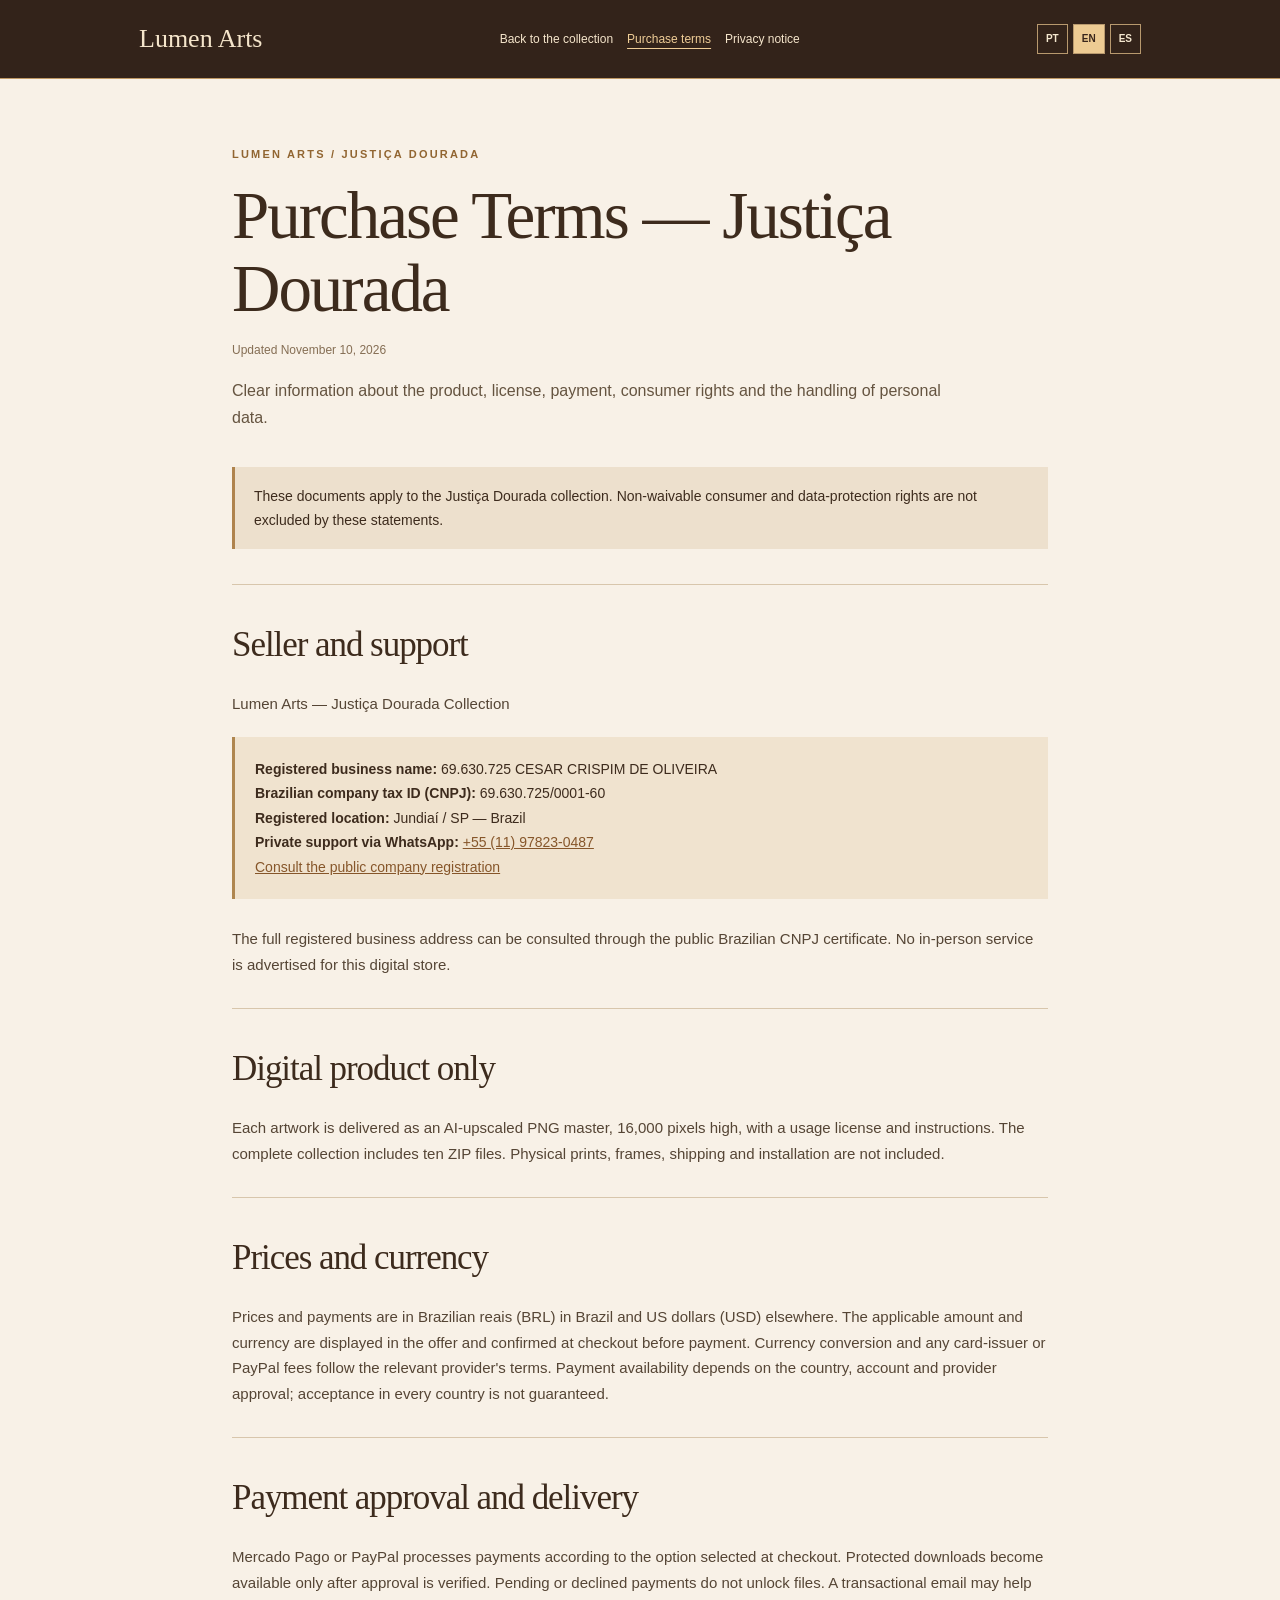
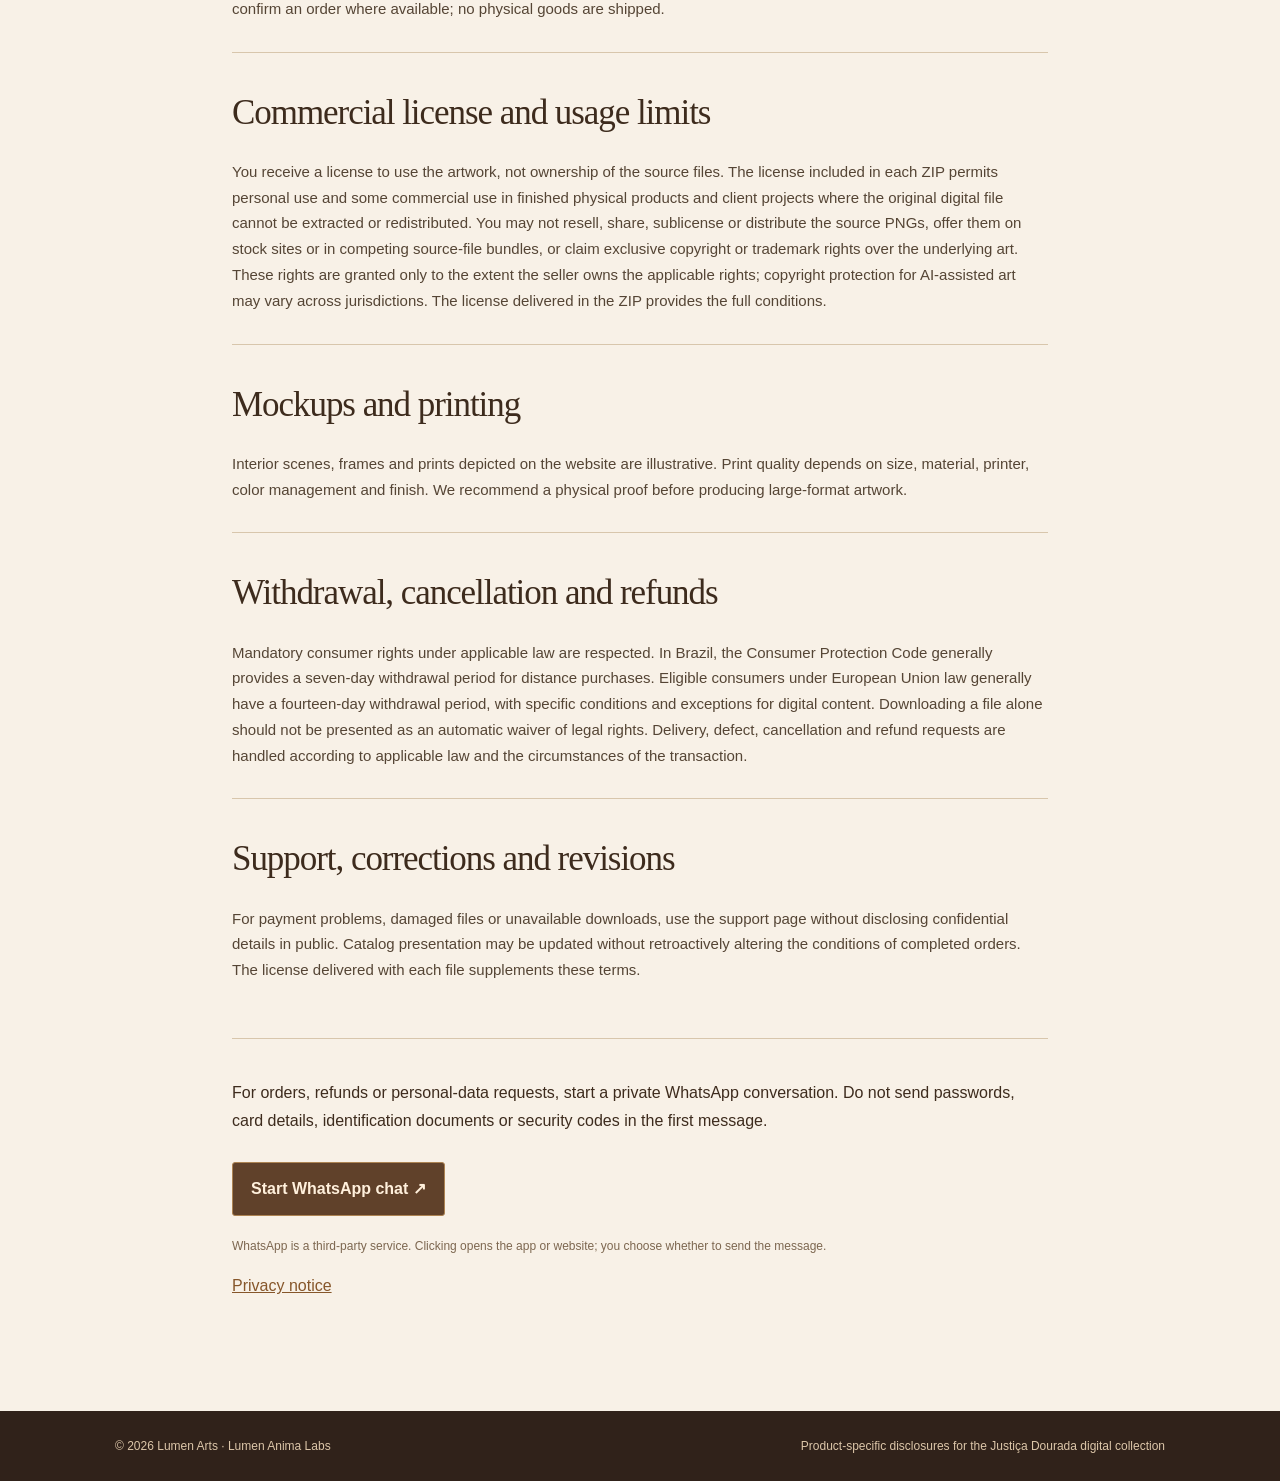
<file: legal/en/terms.html>
<!doctype html><html lang="en"><head><meta charset="utf-8"><meta name="viewport" content="width=device-width,initial-scale=1"><meta name="description" content="Product-specific disclosures for the Justiça Dourada digital collection"><title>Purchase Terms — Justiça Dourada — Lumen Arts</title><link rel="canonical" href="https://juridica.lumenanima.com/legal/en/terms.html"><link rel="alternate" hreflang="pt-BR" href="https://juridica.lumenanima.com/legal/pt/terms.html"><link rel="alternate" hreflang="en" href="https://juridica.lumenanima.com/legal/en/terms.html"><link rel="alternate" hreflang="es" href="https://juridica.lumenanima.com/legal/es/terms.html"><link rel="alternate" hreflang="x-default" href="https://juridica.lumenanima.com/legal/pt/terms.html"><link rel="stylesheet" href="../justice-legal-20261107.css?v=1"></head><body><header><div class="inner"><a class="brand" href="/en/">Lumen Arts</a><nav aria-label="Legal"><a href="/en/">Back to the collection</a><a href="/legal/en/terms.html" aria-current="page">Purchase terms</a><a href="/legal/en/privacy.html">Privacy notice</a></nav><div class="switch" aria-label="Language"><a href="/legal/pt/terms.html" lang="pt-BR">PT</a><a href="/legal/en/terms.html" lang="en" aria-current="page">EN</a><a href="/legal/es/terms.html" lang="es">ES</a></div></div></header><main><p class="eyebrow">LUMEN ARTS / JUSTIÇA DOURADA</p><h1>Purchase Terms — Justiça Dourada</h1><p class="updated">Updated November 10, 2026</p><p class="lead">Clear information about the product, license, payment, consumer rights and the handling of personal data.</p><div class="notice">These documents apply to the Justiça Dourada collection. Non-waivable consumer and data-protection rights are not excluded by these statements.</div><section id="seller" class="section"><h2>Seller and support</h2><p>Lumen Arts — Justiça Dourada Collection</p><div class="seller-identity"><strong>Registered business name:</strong> 69.630.725 CESAR CRISPIM DE OLIVEIRA<br><strong>Brazilian company tax ID (CNPJ):</strong> 69.630.725/0001-60<br><strong>Registered location:</strong> Jundiaí / SP — Brazil<br><strong>Private support via WhatsApp:</strong> <a href="https://wa.me/5511978230487?text=Hello!%20I%20need%20help%20with%20my%20Justi%C3%A7a%20Dourada%20digital%20art%20order." rel="noopener noreferrer" target="_blank">+55 (11) 97823-0487</a><br><a href="https://www.gov.br/pt-br/servicos/consultar-cadastro-nacional-de-pessoas-juridicas" rel="noopener noreferrer" target="_blank">Consult the public company registration</a></div><p>The full registered business address can be consulted through the public Brazilian CNPJ certificate. No in-person service is advertised for this digital store.</p></section><section id="product" class="section"><h2>Digital product only</h2><p>Each artwork is delivered as an AI-upscaled PNG master, 16,000 pixels high, with a usage license and instructions. The complete collection includes ten ZIP files. Physical prints, frames, shipping and installation are not included.</p></section><section id="price" class="section"><h2>Prices and currency</h2><p>Prices and payments are in Brazilian reais (BRL) in Brazil and US dollars (USD) elsewhere. The applicable amount and currency are displayed in the offer and confirmed at checkout before payment. Currency conversion and any card-issuer or PayPal fees follow the relevant provider's terms. Payment availability depends on the country, account and provider approval; acceptance in every country is not guaranteed.</p></section><section id="delivery" class="section"><h2>Payment approval and delivery</h2><p>Mercado Pago or PayPal processes payments according to the option selected at checkout. Protected downloads become available only after approval is verified. Pending or declined payments do not unlock files. A transactional email may help confirm an order where available; no physical goods are shipped.</p></section><section id="license" class="section"><h2>Commercial license and usage limits</h2><p>You receive a license to use the artwork, not ownership of the source files. The license included in each ZIP permits personal use and some commercial use in finished physical products and client projects where the original digital file cannot be extracted or redistributed. You may not resell, share, sublicense or distribute the source PNGs, offer them on stock sites or in competing source-file bundles, or claim exclusive copyright or trademark rights over the underlying art. These rights are granted only to the extent the seller owns the applicable rights; copyright protection for AI-assisted art may vary across jurisdictions. The license delivered in the ZIP provides the full conditions.</p></section><section id="representation" class="section"><h2>Mockups and printing</h2><p>Interior scenes, frames and prints depicted on the website are illustrative. Print quality depends on size, material, printer, color management and finish. We recommend a physical proof before producing large-format artwork.</p></section><section id="refunds" class="section"><h2>Withdrawal, cancellation and refunds</h2><p>Mandatory consumer rights under applicable law are respected. In Brazil, the Consumer Protection Code generally provides a seven-day withdrawal period for distance purchases. Eligible consumers under European Union law generally have a fourteen-day withdrawal period, with specific conditions and exceptions for digital content. Downloading a file alone should not be presented as an automatic waiver of legal rights. Delivery, defect, cancellation and refund requests are handled according to applicable law and the circumstances of the transaction.</p></section><section id="support" class="section"><h2>Support, corrections and revisions</h2><p>For payment problems, damaged files or unavailable downloads, use the support page without disclosing confidential details in public. Catalog presentation may be updated without retroactively altering the conditions of completed orders. The license delivered with each file supplements these terms.</p></section><div class="links"><p>For orders, refunds or personal-data requests, start a private WhatsApp conversation. Do not send passwords, card details, identification documents or security codes in the first message.</p><a class="contact-action" href="https://wa.me/5511978230487?text=Hello!%20I%20need%20help%20with%20my%20Justi%C3%A7a%20Dourada%20digital%20art%20order." rel="noopener noreferrer" target="_blank">Start WhatsApp chat ↗</a><p class="contact-privacy">WhatsApp is a third-party service. Clicking opens the app or website; you choose whether to send the message.</p><p><a href="/legal/en/privacy.html">Privacy notice</a></p></div></main><footer><div class="inner"><span>© 2026 Lumen Arts · Lumen Anima Labs</span><span>Product-specific disclosures for the Justiça Dourada digital collection</span></div></footer></body></html>
</file>
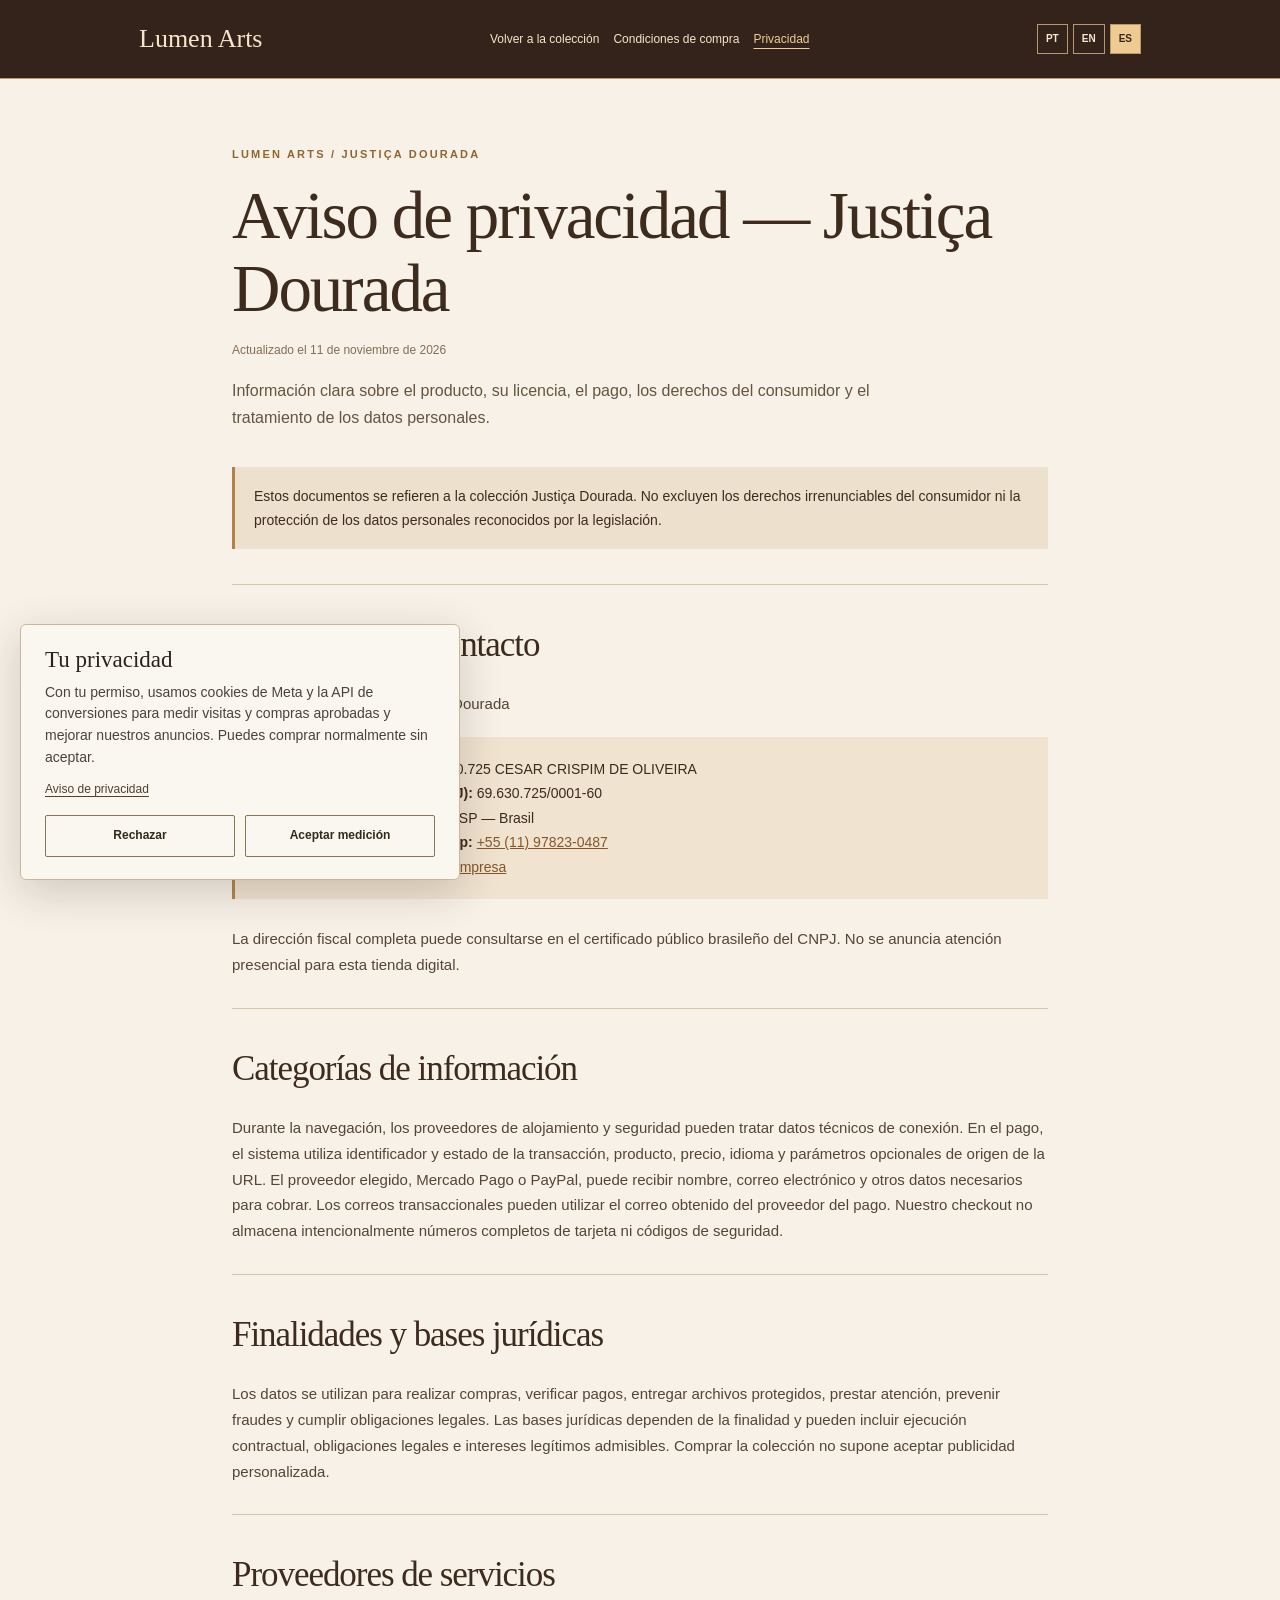
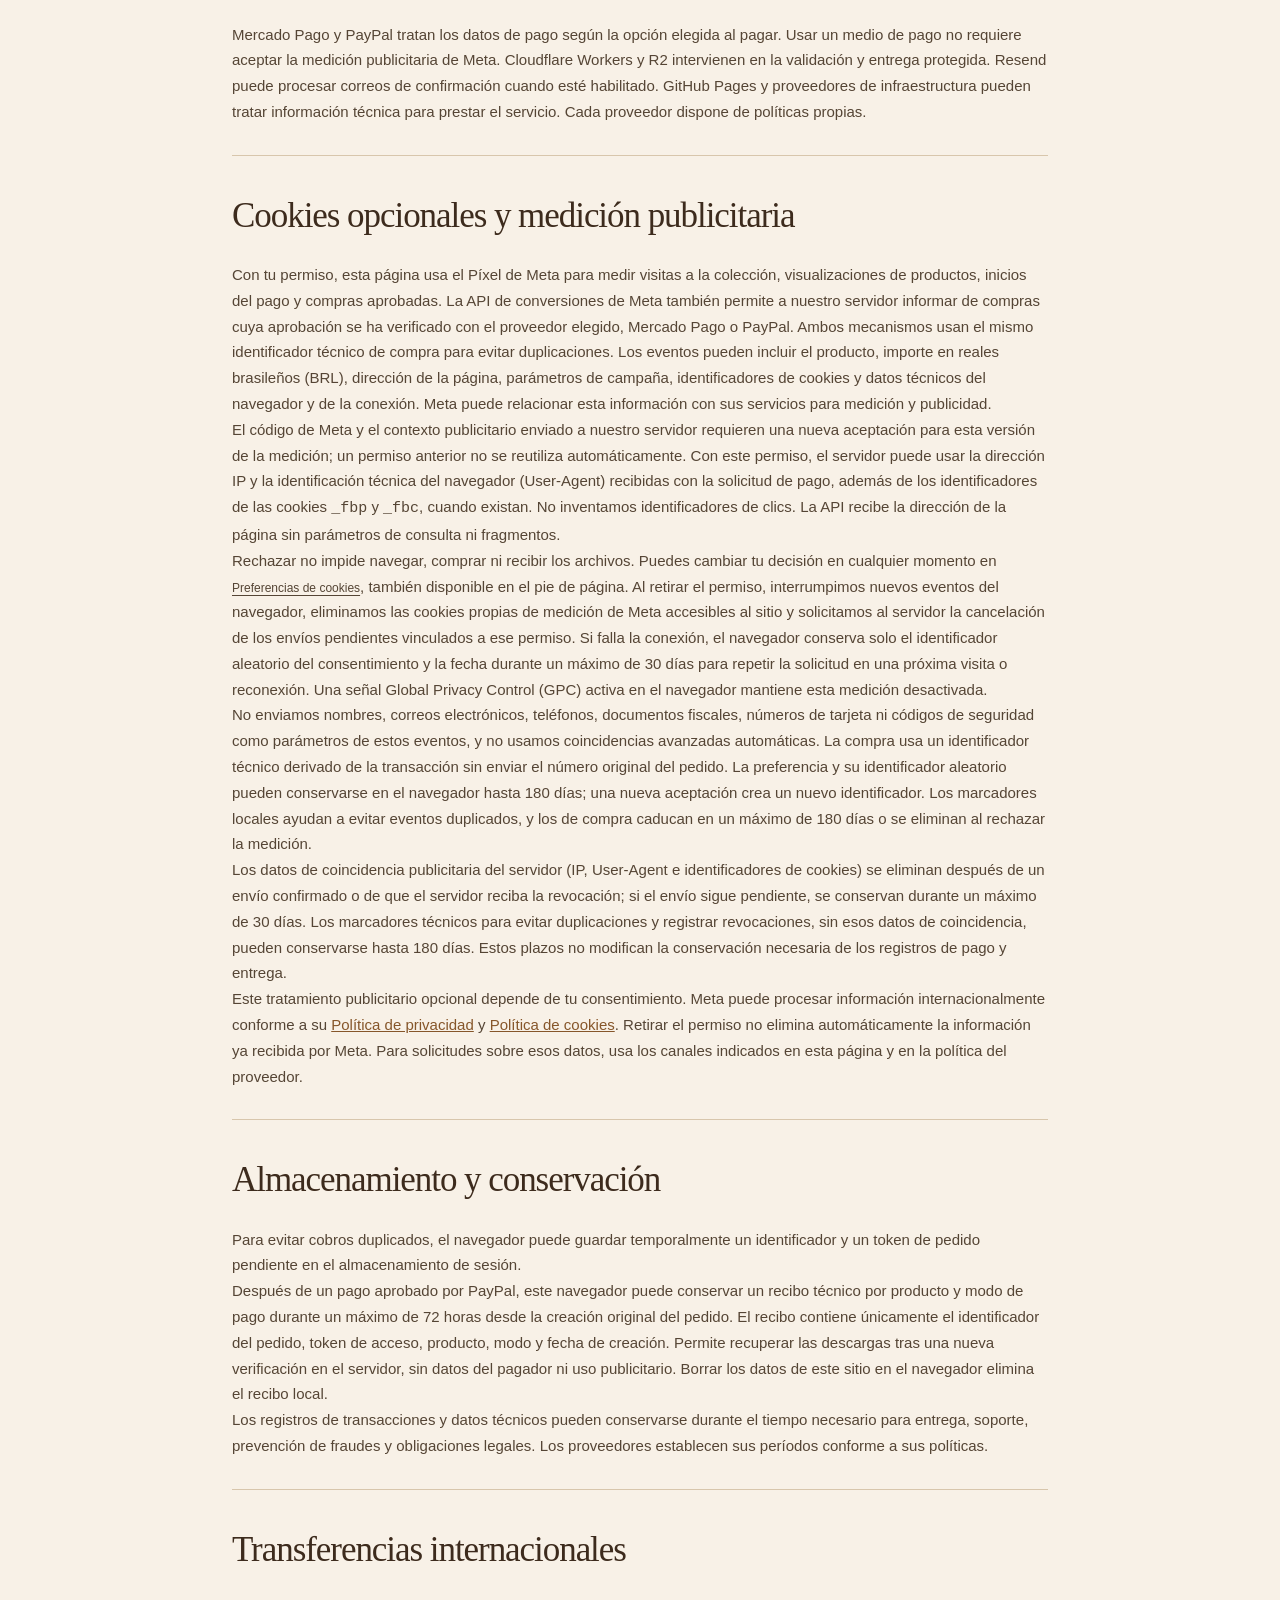
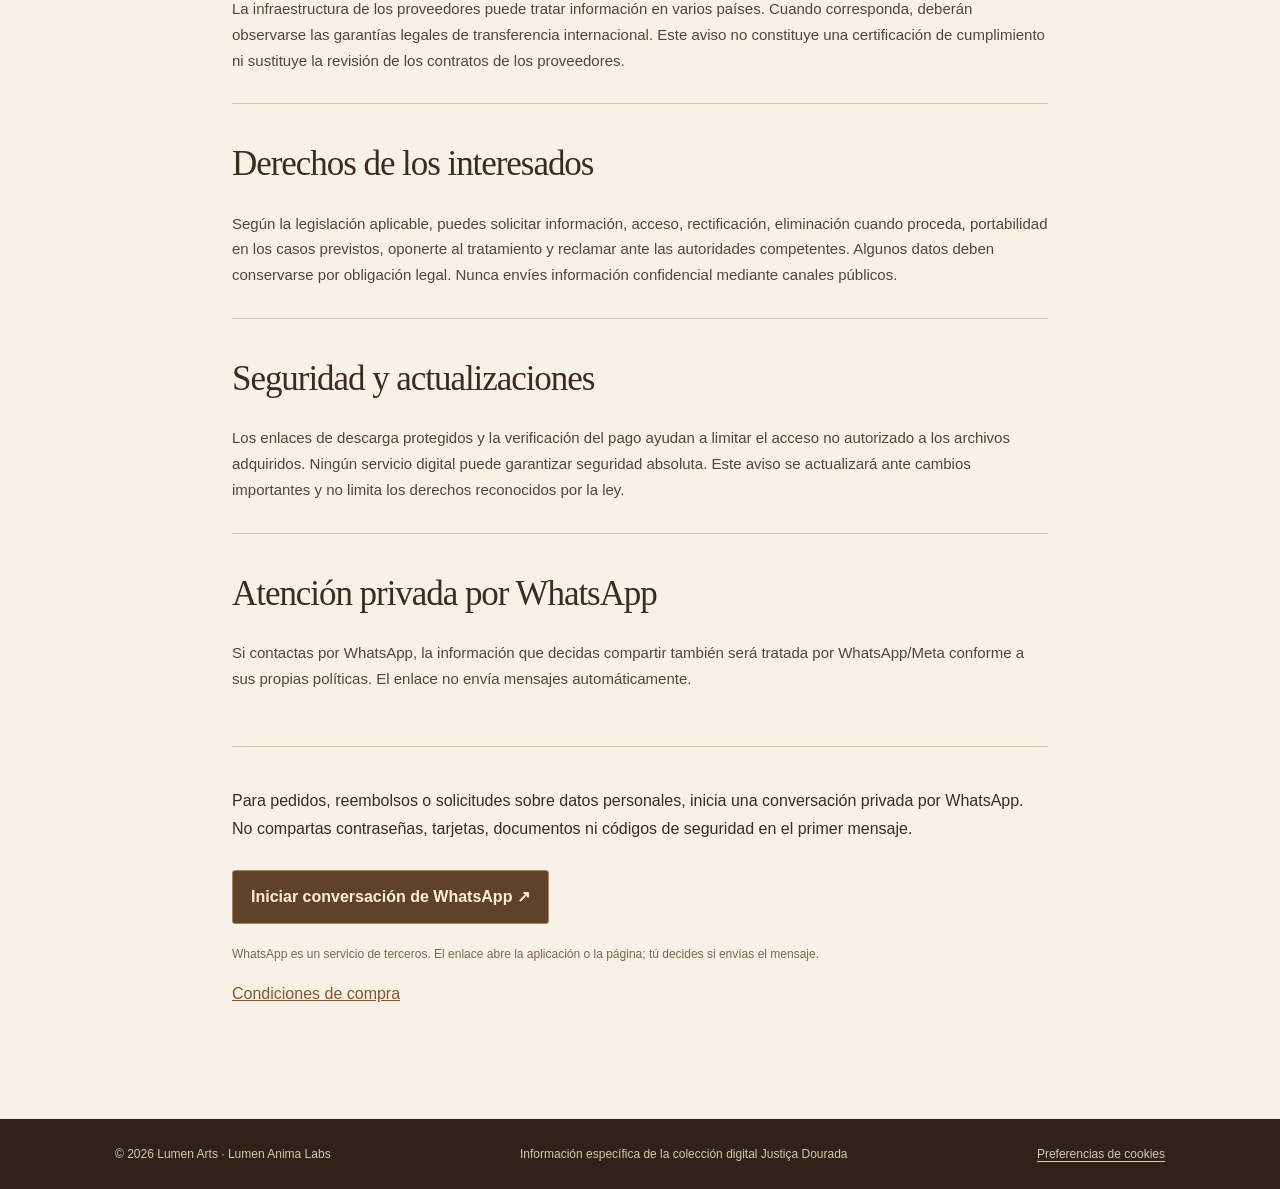
<file: legal/es/privacy.html>
<!doctype html><html lang="es"><head><meta charset="utf-8"><meta name="viewport" content="width=device-width,initial-scale=1"><meta name="description" content="Información específica de la colección digital Justiça Dourada"><title>Aviso de privacidad — Justiça Dourada — Lumen Arts</title><link rel="canonical" href="https://juridica.lumenanima.com/legal/es/privacy.html"><link rel="alternate" hreflang="pt-BR" href="https://juridica.lumenanima.com/legal/pt/privacy.html"><link rel="alternate" hreflang="en" href="https://juridica.lumenanima.com/legal/en/privacy.html"><link rel="alternate" hreflang="es" href="https://juridica.lumenanima.com/legal/es/privacy.html"><link rel="alternate" hreflang="x-default" href="https://juridica.lumenanima.com/legal/pt/privacy.html"><link rel="stylesheet" href="../justice-legal-20261107.css?v=1"><link rel="stylesheet" href="/juridica-analytics.css?v=20261110-1"/></head><body><header><div class="inner"><a class="brand" href="/es/">Lumen Arts</a><nav aria-label="Legal"><a href="/es/">Volver a la colección</a><a href="/legal/es/terms.html">Condiciones de compra</a><a href="/legal/es/privacy.html" aria-current="page">Privacidad</a></nav><div class="switch" aria-label="Language"><a href="/legal/pt/privacy.html" lang="pt-BR">PT</a><a href="/legal/en/privacy.html" lang="en">EN</a><a href="/legal/es/privacy.html" lang="es" aria-current="page">ES</a></div></div></header><main><p class="eyebrow">LUMEN ARTS / JUSTIÇA DOURADA</p><h1>Aviso de privacidad — Justiça Dourada</h1><p class="updated">Actualizado el 11 de noviembre de 2026</p><p class="lead">Información clara sobre el producto, su licencia, el pago, los derechos del consumidor y el tratamiento de los datos personales.</p><div class="notice">Estos documentos se refieren a la colección Justiça Dourada. No excluyen los derechos irrenunciables del consumidor ni la protección de los datos personales reconocidos por la legislación.</div><section id="controller" class="section"><h2>Responsable y contacto</h2><p>Lumen Arts — Colección Justiça Dourada</p><div class="seller-identity"><strong>Razón social registrada:</strong> 69.630.725 CESAR CRISPIM DE OLIVEIRA<br><strong>Registro fiscal brasileño (CNPJ):</strong> 69.630.725/0001-60<br><strong>Ubicación registrada:</strong> Jundiaí / SP — Brasil<br><strong>Atención privada por WhatsApp:</strong> <a href="https://wa.me/5511978230487?text=%C2%A1Hola!%20Necesito%20ayuda%20con%20la%20colecci%C3%B3n%20digital%20Justi%C3%A7a%20Dourada." rel="noopener noreferrer" target="_blank">+55 (11) 97823-0487</a><br><a href="https://www.gov.br/pt-br/servicos/consultar-cadastro-nacional-de-pessoas-juridicas" rel="noopener noreferrer" target="_blank">Consultar el registro público de empresa</a></div><p>La dirección fiscal completa puede consultarse en el certificado público brasileño del CNPJ. No se anuncia atención presencial para esta tienda digital.</p></section><section id="data" class="section"><h2>Categorías de información</h2><p>Durante la navegación, los proveedores de alojamiento y seguridad pueden tratar datos técnicos de conexión. En el pago, el sistema utiliza identificador y estado de la transacción, producto, precio, idioma y parámetros opcionales de origen de la URL. El proveedor elegido, Mercado Pago o PayPal, puede recibir nombre, correo electrónico y otros datos necesarios para cobrar. Los correos transaccionales pueden utilizar el correo obtenido del proveedor del pago. Nuestro checkout no almacena intencionalmente números completos de tarjeta ni códigos de seguridad.</p></section><section id="purpose" class="section"><h2>Finalidades y bases jurídicas</h2><p>Los datos se utilizan para realizar compras, verificar pagos, entregar archivos protegidos, prestar atención, prevenir fraudes y cumplir obligaciones legales. Las bases jurídicas dependen de la finalidad y pueden incluir ejecución contractual, obligaciones legales e intereses legítimos admisibles. Comprar la colección no supone aceptar publicidad personalizada.</p></section><section id="providers" class="section"><h2>Proveedores de servicios</h2><p>Mercado Pago y PayPal tratan los datos de pago según la opción elegida al pagar. Usar un medio de pago no requiere aceptar la medición publicitaria de Meta. Cloudflare Workers y R2 intervienen en la validación y entrega protegida. Resend puede procesar correos de confirmación cuando esté habilitado. GitHub Pages y proveedores de infraestructura pueden tratar información técnica para prestar el servicio. Cada proveedor dispone de políticas propias.</p></section><section id="advertising-cookies" class="section"><h2>Cookies opcionales y medición publicitaria</h2><p>Con tu permiso, esta página usa el Píxel de Meta para medir visitas a la colección, visualizaciones de productos, inicios del pago y compras aprobadas. La API de conversiones de Meta también permite a nuestro servidor informar de compras cuya aprobación se ha verificado con el proveedor elegido, Mercado Pago o PayPal. Ambos mecanismos usan el mismo identificador técnico de compra para evitar duplicaciones. Los eventos pueden incluir el producto, importe en reales brasileños (BRL), dirección de la página, parámetros de campaña, identificadores de cookies y datos técnicos del navegador y de la conexión. Meta puede relacionar esta información con sus servicios para medición y publicidad.</p><p>El código de Meta y el contexto publicitario enviado a nuestro servidor requieren una nueva aceptación para esta versión de la medición; un permiso anterior no se reutiliza automáticamente. Con este permiso, el servidor puede usar la dirección IP y la identificación técnica del navegador (User-Agent) recibidas con la solicitud de pago, además de los identificadores de las cookies <code>_fbp</code> y <code>_fbc</code>, cuando existan. No inventamos identificadores de clics. La API recibe la dirección de la página sin parámetros de consulta ni fragmentos.</p><p>Rechazar no impide navegar, comprar ni recibir los archivos. Puedes cambiar tu decisión en cualquier momento en <button type="button" class="lumen-cookie-preferences" data-cookie-preferences>Preferencias de cookies</button>, también disponible en el pie de página. Al retirar el permiso, interrumpimos nuevos eventos del navegador, eliminamos las cookies propias de medición de Meta accesibles al sitio y solicitamos al servidor la cancelación de los envíos pendientes vinculados a ese permiso. Si falla la conexión, el navegador conserva solo el identificador aleatorio del consentimiento y la fecha durante un máximo de 30 días para repetir la solicitud en una próxima visita o reconexión. Una señal Global Privacy Control (GPC) activa en el navegador mantiene esta medición desactivada.</p><p>No enviamos nombres, correos electrónicos, teléfonos, documentos fiscales, números de tarjeta ni códigos de seguridad como parámetros de estos eventos, y no usamos coincidencias avanzadas automáticas. La compra usa un identificador técnico derivado de la transacción sin enviar el número original del pedido. La preferencia y su identificador aleatorio pueden conservarse en el navegador hasta 180 días; una nueva aceptación crea un nuevo identificador. Los marcadores locales ayudan a evitar eventos duplicados, y los de compra caducan en un máximo de 180 días o se eliminan al rechazar la medición.</p><p>Los datos de coincidencia publicitaria del servidor (IP, User-Agent e identificadores de cookies) se eliminan después de un envío confirmado o de que el servidor reciba la revocación; si el envío sigue pendiente, se conservan durante un máximo de 30 días. Los marcadores técnicos para evitar duplicaciones y registrar revocaciones, sin esos datos de coincidencia, pueden conservarse hasta 180 días. Estos plazos no modifican la conservación necesaria de los registros de pago y entrega.</p><p>Este tratamiento publicitario opcional depende de tu consentimiento. Meta puede procesar información internacionalmente conforme a su <a href="https://www.facebook.com/privacy/policy/" target="_blank" rel="noopener noreferrer">Política de privacidad</a> y <a href="https://www.facebook.com/privacy/policies/cookies/" target="_blank" rel="noopener noreferrer">Política de cookies</a>. Retirar el permiso no elimina automáticamente la información ya recibida por Meta. Para solicitudes sobre esos datos, usa los canales indicados en esta página y en la política del proveedor.</p></section><section id="storage" class="section"><h2>Almacenamiento y conservación</h2><p>Para evitar cobros duplicados, el navegador puede guardar temporalmente un identificador y un token de pedido pendiente en el almacenamiento de sesión.</p><p>Después de un pago aprobado por PayPal, este navegador puede conservar un recibo técnico por producto y modo de pago durante un máximo de 72 horas desde la creación original del pedido. El recibo contiene únicamente el identificador del pedido, token de acceso, producto, modo y fecha de creación. Permite recuperar las descargas tras una nueva verificación en el servidor, sin datos del pagador ni uso publicitario. Borrar los datos de este sitio en el navegador elimina el recibo local.</p><p>Los registros de transacciones y datos técnicos pueden conservarse durante el tiempo necesario para entrega, soporte, prevención de fraudes y obligaciones legales. Los proveedores establecen sus períodos conforme a sus políticas.</p></section><section id="transfer" class="section"><h2>Transferencias internacionales</h2><p>La infraestructura de los proveedores puede tratar información en varios países. Cuando corresponda, deberán observarse las garantías legales de transferencia internacional. Este aviso no constituye una certificación de cumplimiento ni sustituye la revisión de los contratos de los proveedores.</p></section><section id="rights" class="section"><h2>Derechos de los interesados</h2><p>Según la legislación aplicable, puedes solicitar información, acceso, rectificación, eliminación cuando proceda, portabilidad en los casos previstos, oponerte al tratamiento y reclamar ante las autoridades competentes. Algunos datos deben conservarse por obligación legal. Nunca envíes información confidencial mediante canales públicos.</p></section><section id="security" class="section"><h2>Seguridad y actualizaciones</h2><p>Los enlaces de descarga protegidos y la verificación del pago ayudan a limitar el acceso no autorizado a los archivos adquiridos. Ningún servicio digital puede garantizar seguridad absoluta. Este aviso se actualizará ante cambios importantes y no limita los derechos reconocidos por la ley.</p></section><section class="section" id="whatsapp"><h2>Atención privada por WhatsApp</h2><p>Si contactas por WhatsApp, la información que decidas compartir también será tratada por WhatsApp/Meta conforme a sus propias políticas. El enlace no envía mensajes automáticamente.</p></section><div class="links"><p>Para pedidos, reembolsos o solicitudes sobre datos personales, inicia una conversación privada por WhatsApp. No compartas contraseñas, tarjetas, documentos ni códigos de seguridad en el primer mensaje.</p><a class="contact-action" href="https://wa.me/5511978230487?text=%C2%A1Hola!%20Necesito%20ayuda%20con%20la%20colecci%C3%B3n%20digital%20Justi%C3%A7a%20Dourada." rel="noopener noreferrer" target="_blank">Iniciar conversación de WhatsApp ↗</a><p class="contact-privacy">WhatsApp es un servicio de terceros. El enlace abre la aplicación o la página; tú decides si envías el mensaje.</p><p><a href="/legal/es/terms.html">Condiciones de compra</a></p></div></main><footer><div class="inner"><span>© 2026 Lumen Arts · Lumen Anima Labs</span><span>Información específica de la colección digital Justiça Dourada</span></div></footer><script defer="" src="/juridica-analytics.js?v=20261111-paypal1"></script></body></html>
</file>
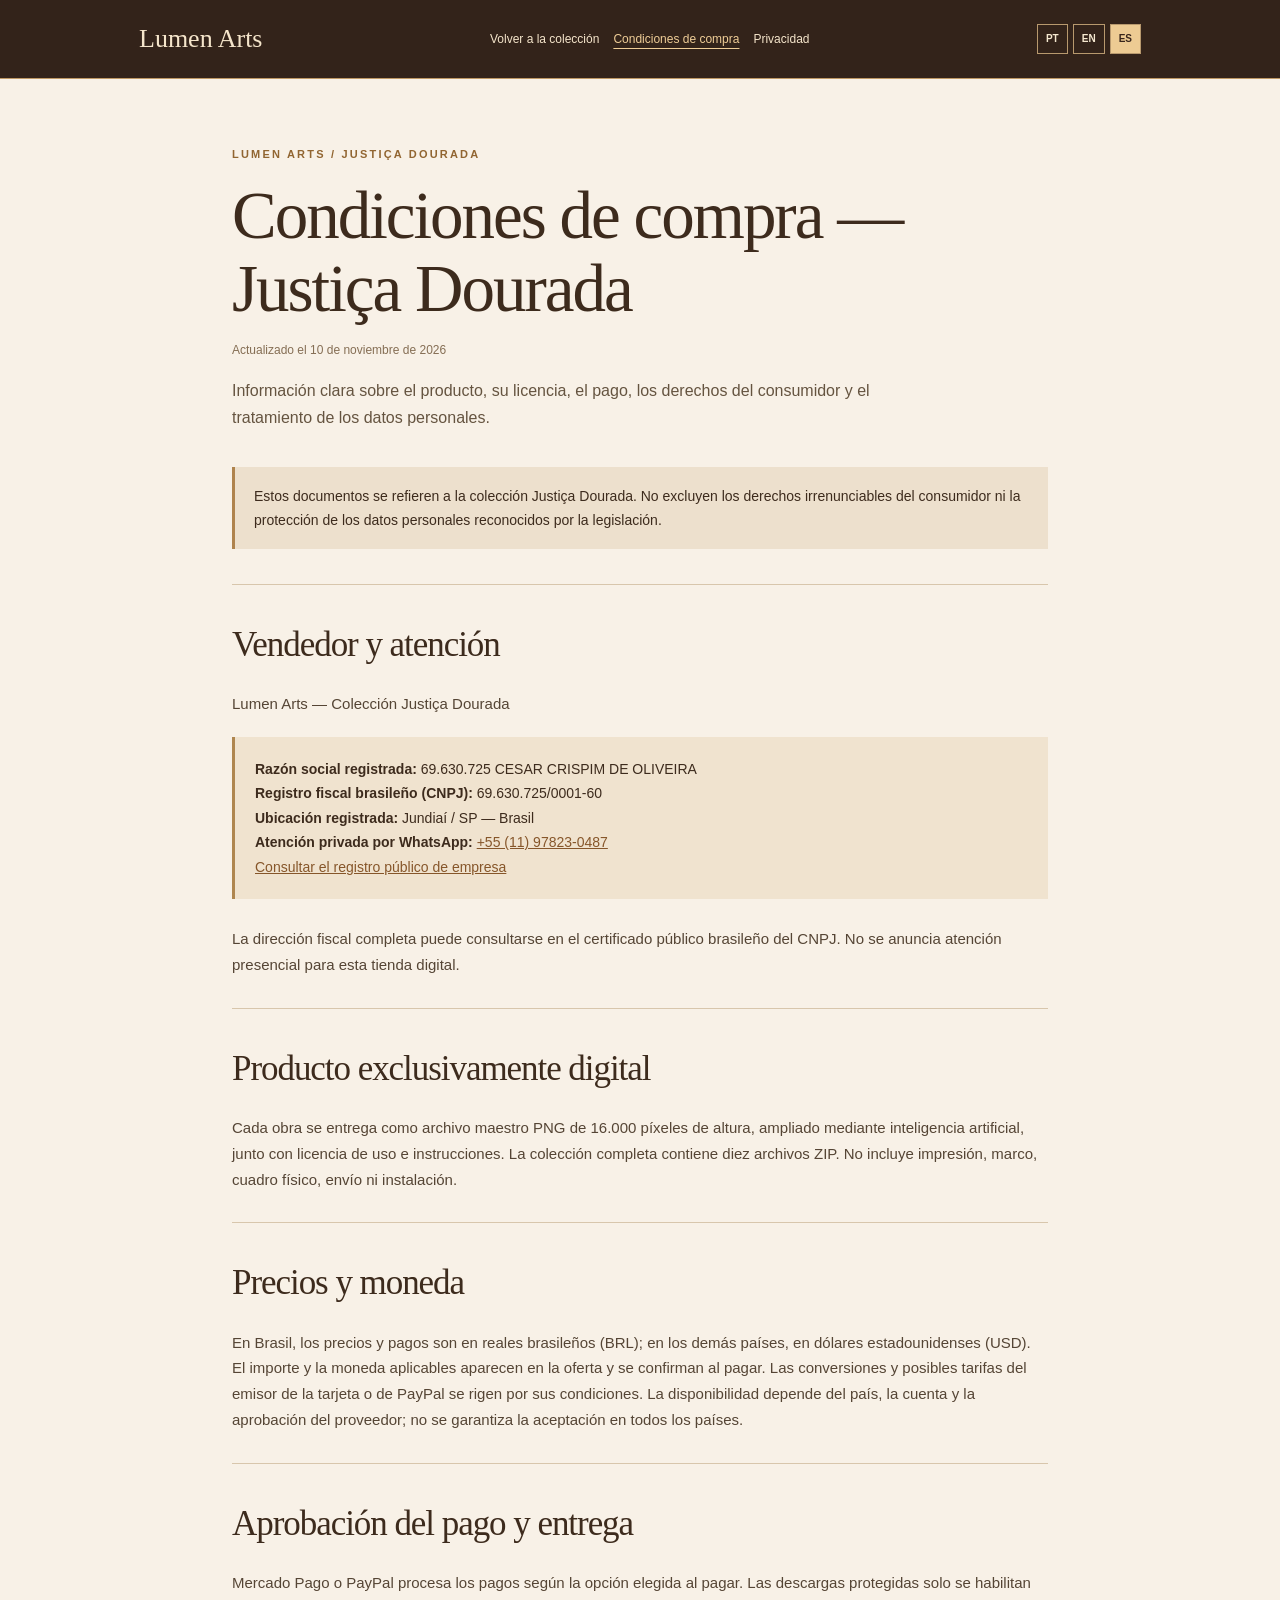
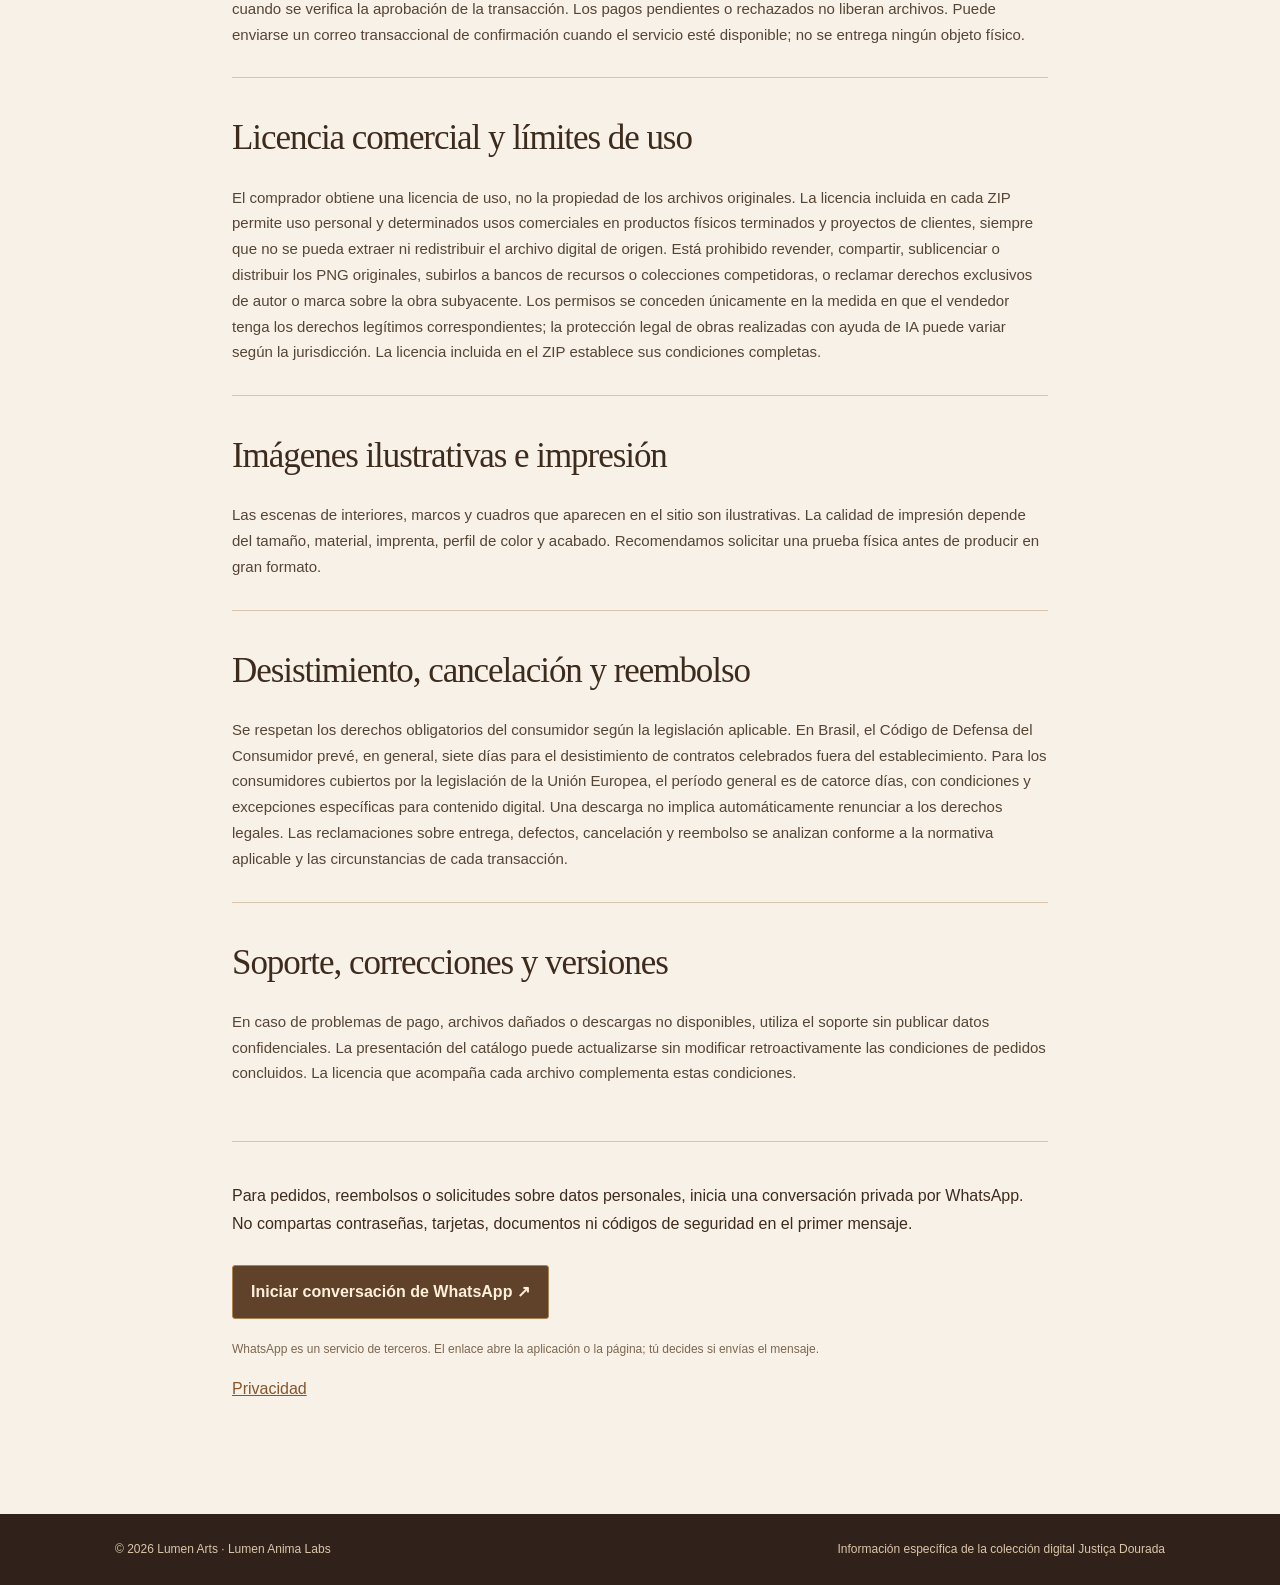
<file: legal/es/terms.html>
<!doctype html><html lang="es"><head><meta charset="utf-8"><meta name="viewport" content="width=device-width,initial-scale=1"><meta name="description" content="Información específica de la colección digital Justiça Dourada"><title>Condiciones de compra — Justiça Dourada — Lumen Arts</title><link rel="canonical" href="https://juridica.lumenanima.com/legal/es/terms.html"><link rel="alternate" hreflang="pt-BR" href="https://juridica.lumenanima.com/legal/pt/terms.html"><link rel="alternate" hreflang="en" href="https://juridica.lumenanima.com/legal/en/terms.html"><link rel="alternate" hreflang="es" href="https://juridica.lumenanima.com/legal/es/terms.html"><link rel="alternate" hreflang="x-default" href="https://juridica.lumenanima.com/legal/pt/terms.html"><link rel="stylesheet" href="../justice-legal-20261107.css?v=1"></head><body><header><div class="inner"><a class="brand" href="/es/">Lumen Arts</a><nav aria-label="Legal"><a href="/es/">Volver a la colección</a><a href="/legal/es/terms.html" aria-current="page">Condiciones de compra</a><a href="/legal/es/privacy.html">Privacidad</a></nav><div class="switch" aria-label="Language"><a href="/legal/pt/terms.html" lang="pt-BR">PT</a><a href="/legal/en/terms.html" lang="en">EN</a><a href="/legal/es/terms.html" lang="es" aria-current="page">ES</a></div></div></header><main><p class="eyebrow">LUMEN ARTS / JUSTIÇA DOURADA</p><h1>Condiciones de compra — Justiça Dourada</h1><p class="updated">Actualizado el 10 de noviembre de 2026</p><p class="lead">Información clara sobre el producto, su licencia, el pago, los derechos del consumidor y el tratamiento de los datos personales.</p><div class="notice">Estos documentos se refieren a la colección Justiça Dourada. No excluyen los derechos irrenunciables del consumidor ni la protección de los datos personales reconocidos por la legislación.</div><section id="seller" class="section"><h2>Vendedor y atención</h2><p>Lumen Arts — Colección Justiça Dourada</p><div class="seller-identity"><strong>Razón social registrada:</strong> 69.630.725 CESAR CRISPIM DE OLIVEIRA<br><strong>Registro fiscal brasileño (CNPJ):</strong> 69.630.725/0001-60<br><strong>Ubicación registrada:</strong> Jundiaí / SP — Brasil<br><strong>Atención privada por WhatsApp:</strong> <a href="https://wa.me/5511978230487?text=%C2%A1Hola!%20Necesito%20ayuda%20con%20la%20colecci%C3%B3n%20digital%20Justi%C3%A7a%20Dourada." rel="noopener noreferrer" target="_blank">+55 (11) 97823-0487</a><br><a href="https://www.gov.br/pt-br/servicos/consultar-cadastro-nacional-de-pessoas-juridicas" rel="noopener noreferrer" target="_blank">Consultar el registro público de empresa</a></div><p>La dirección fiscal completa puede consultarse en el certificado público brasileño del CNPJ. No se anuncia atención presencial para esta tienda digital.</p></section><section id="product" class="section"><h2>Producto exclusivamente digital</h2><p>Cada obra se entrega como archivo maestro PNG de 16.000 píxeles de altura, ampliado mediante inteligencia artificial, junto con licencia de uso e instrucciones. La colección completa contiene diez archivos ZIP. No incluye impresión, marco, cuadro físico, envío ni instalación.</p></section><section id="price" class="section"><h2>Precios y moneda</h2><p>En Brasil, los precios y pagos son en reales brasileños (BRL); en los demás países, en dólares estadounidenses (USD). El importe y la moneda aplicables aparecen en la oferta y se confirman al pagar. Las conversiones y posibles tarifas del emisor de la tarjeta o de PayPal se rigen por sus condiciones. La disponibilidad depende del país, la cuenta y la aprobación del proveedor; no se garantiza la aceptación en todos los países.</p></section><section id="delivery" class="section"><h2>Aprobación del pago y entrega</h2><p>Mercado Pago o PayPal procesa los pagos según la opción elegida al pagar. Las descargas protegidas solo se habilitan cuando se verifica la aprobación de la transacción. Los pagos pendientes o rechazados no liberan archivos. Puede enviarse un correo transaccional de confirmación cuando el servicio esté disponible; no se entrega ningún objeto físico.</p></section><section id="license" class="section"><h2>Licencia comercial y límites de uso</h2><p>El comprador obtiene una licencia de uso, no la propiedad de los archivos originales. La licencia incluida en cada ZIP permite uso personal y determinados usos comerciales en productos físicos terminados y proyectos de clientes, siempre que no se pueda extraer ni redistribuir el archivo digital de origen. Está prohibido revender, compartir, sublicenciar o distribuir los PNG originales, subirlos a bancos de recursos o colecciones competidoras, o reclamar derechos exclusivos de autor o marca sobre la obra subyacente. Los permisos se conceden únicamente en la medida en que el vendedor tenga los derechos legítimos correspondientes; la protección legal de obras realizadas con ayuda de IA puede variar según la jurisdicción. La licencia incluida en el ZIP establece sus condiciones completas.</p></section><section id="representation" class="section"><h2>Imágenes ilustrativas e impresión</h2><p>Las escenas de interiores, marcos y cuadros que aparecen en el sitio son ilustrativas. La calidad de impresión depende del tamaño, material, imprenta, perfil de color y acabado. Recomendamos solicitar una prueba física antes de producir en gran formato.</p></section><section id="refunds" class="section"><h2>Desistimiento, cancelación y reembolso</h2><p>Se respetan los derechos obligatorios del consumidor según la legislación aplicable. En Brasil, el Código de Defensa del Consumidor prevé, en general, siete días para el desistimiento de contratos celebrados fuera del establecimiento. Para los consumidores cubiertos por la legislación de la Unión Europea, el período general es de catorce días, con condiciones y excepciones específicas para contenido digital. Una descarga no implica automáticamente renunciar a los derechos legales. Las reclamaciones sobre entrega, defectos, cancelación y reembolso se analizan conforme a la normativa aplicable y las circunstancias de cada transacción.</p></section><section id="support" class="section"><h2>Soporte, correcciones y versiones</h2><p>En caso de problemas de pago, archivos dañados o descargas no disponibles, utiliza el soporte sin publicar datos confidenciales. La presentación del catálogo puede actualizarse sin modificar retroactivamente las condiciones de pedidos concluidos. La licencia que acompaña cada archivo complementa estas condiciones.</p></section><div class="links"><p>Para pedidos, reembolsos o solicitudes sobre datos personales, inicia una conversación privada por WhatsApp. No compartas contraseñas, tarjetas, documentos ni códigos de seguridad en el primer mensaje.</p><a class="contact-action" href="https://wa.me/5511978230487?text=%C2%A1Hola!%20Necesito%20ayuda%20con%20la%20colecci%C3%B3n%20digital%20Justi%C3%A7a%20Dourada." rel="noopener noreferrer" target="_blank">Iniciar conversación de WhatsApp ↗</a><p class="contact-privacy">WhatsApp es un servicio de terceros. El enlace abre la aplicación o la página; tú decides si envías el mensaje.</p><p><a href="/legal/es/privacy.html">Privacidad</a></p></div></main><footer><div class="inner"><span>© 2026 Lumen Arts · Lumen Anima Labs</span><span>Información específica de la colección digital Justiça Dourada</span></div></footer></body></html>
</file>
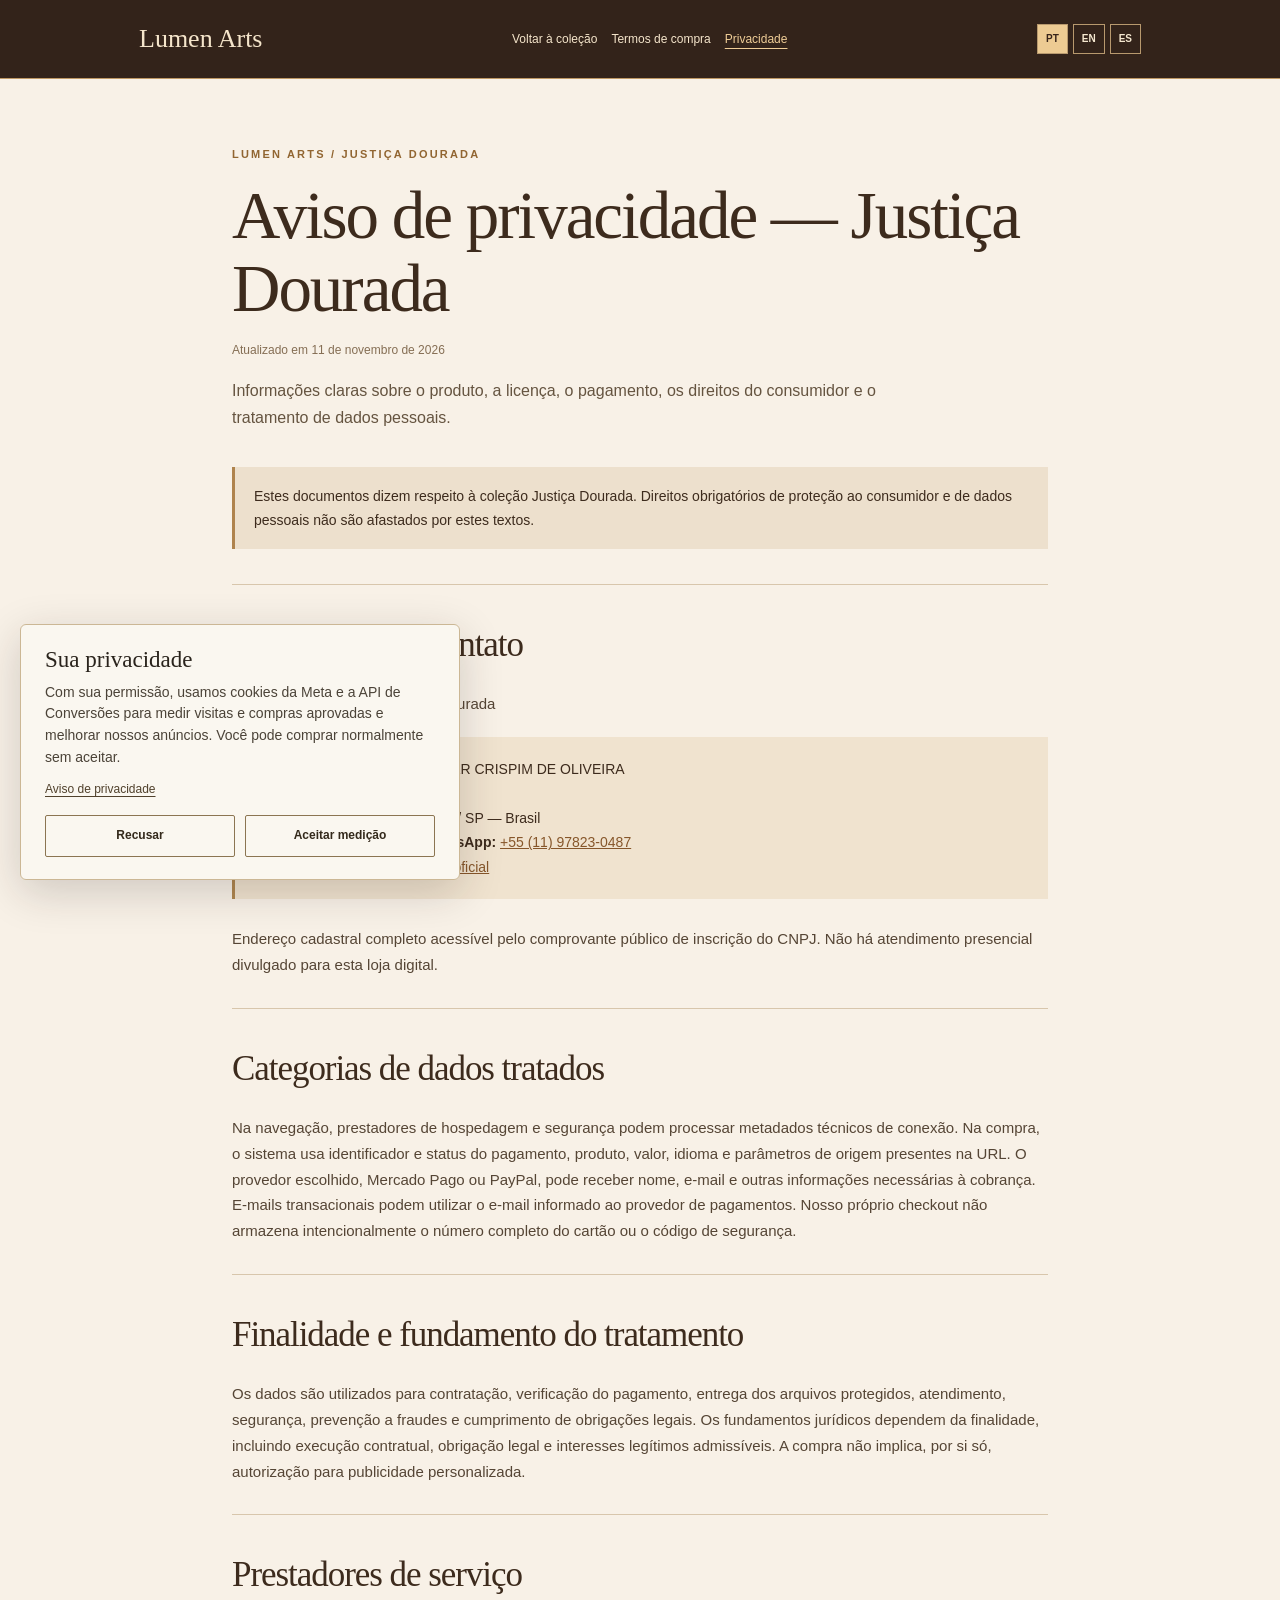
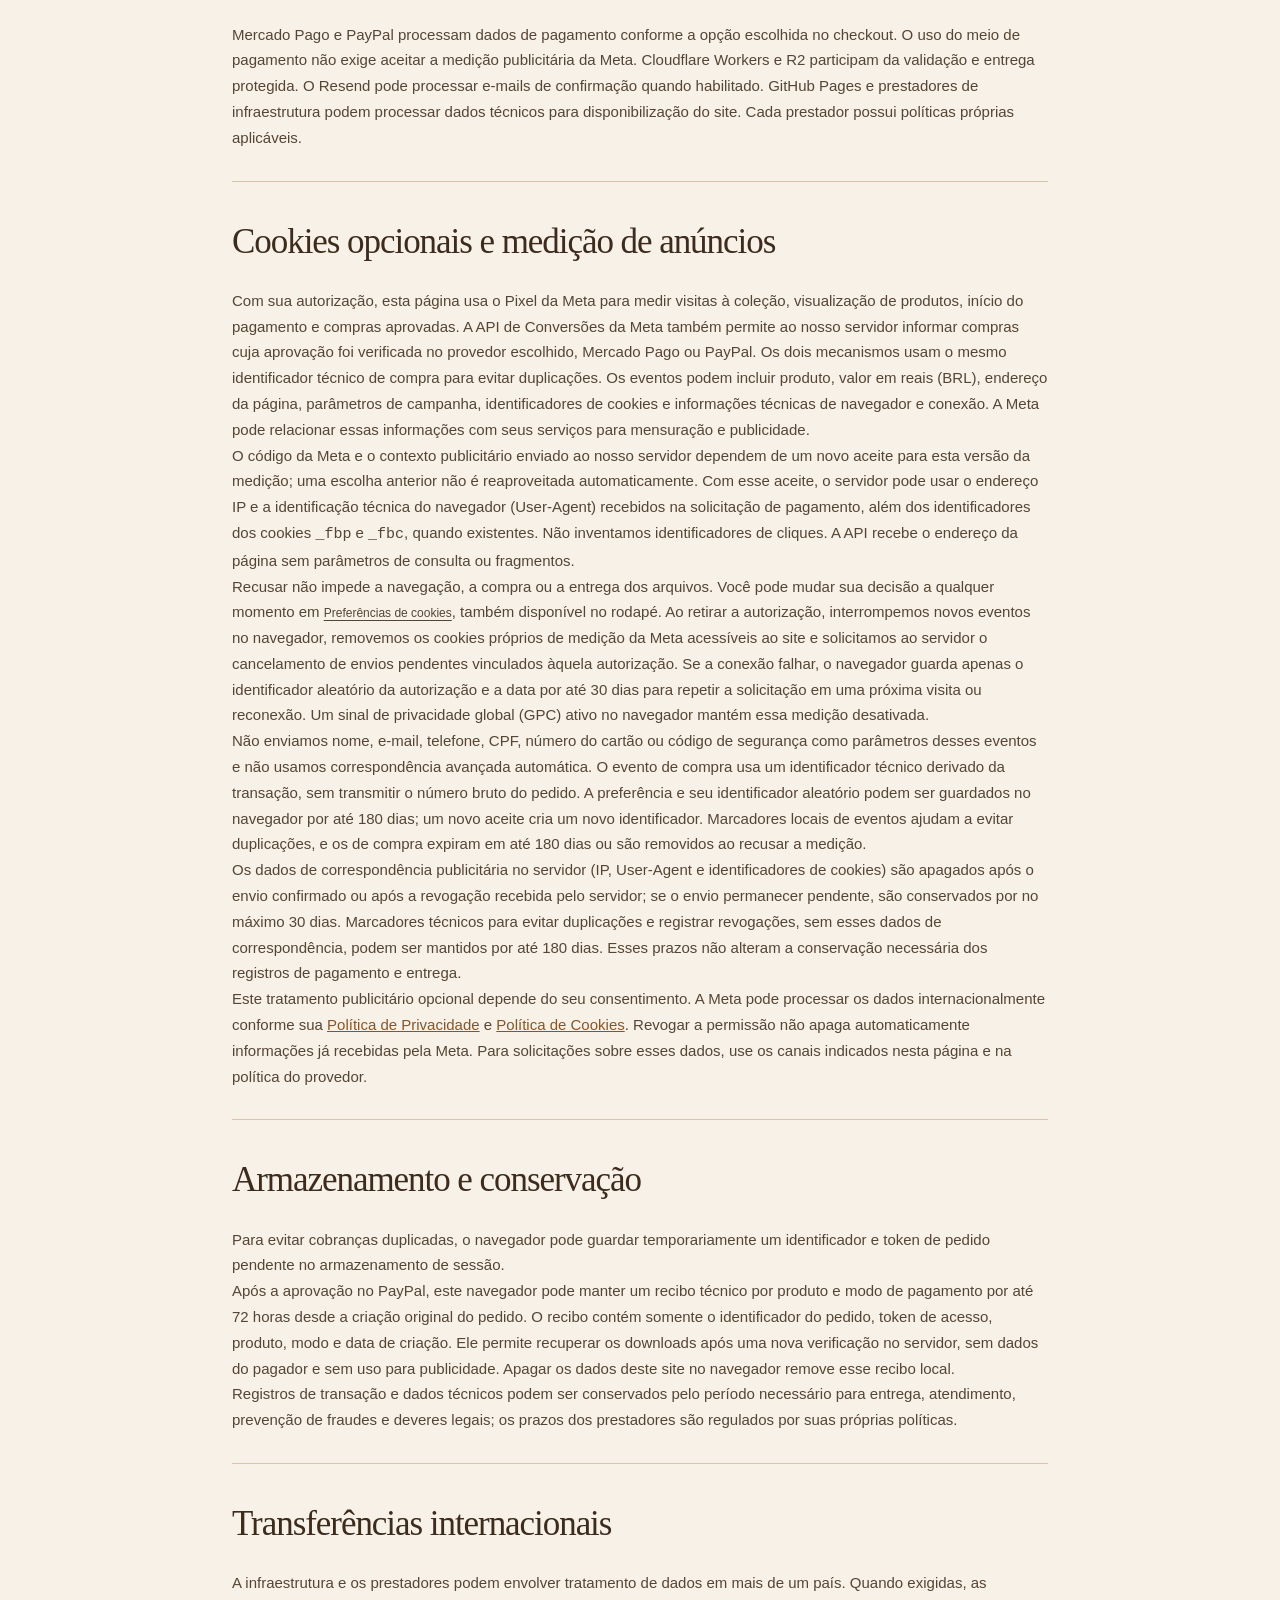
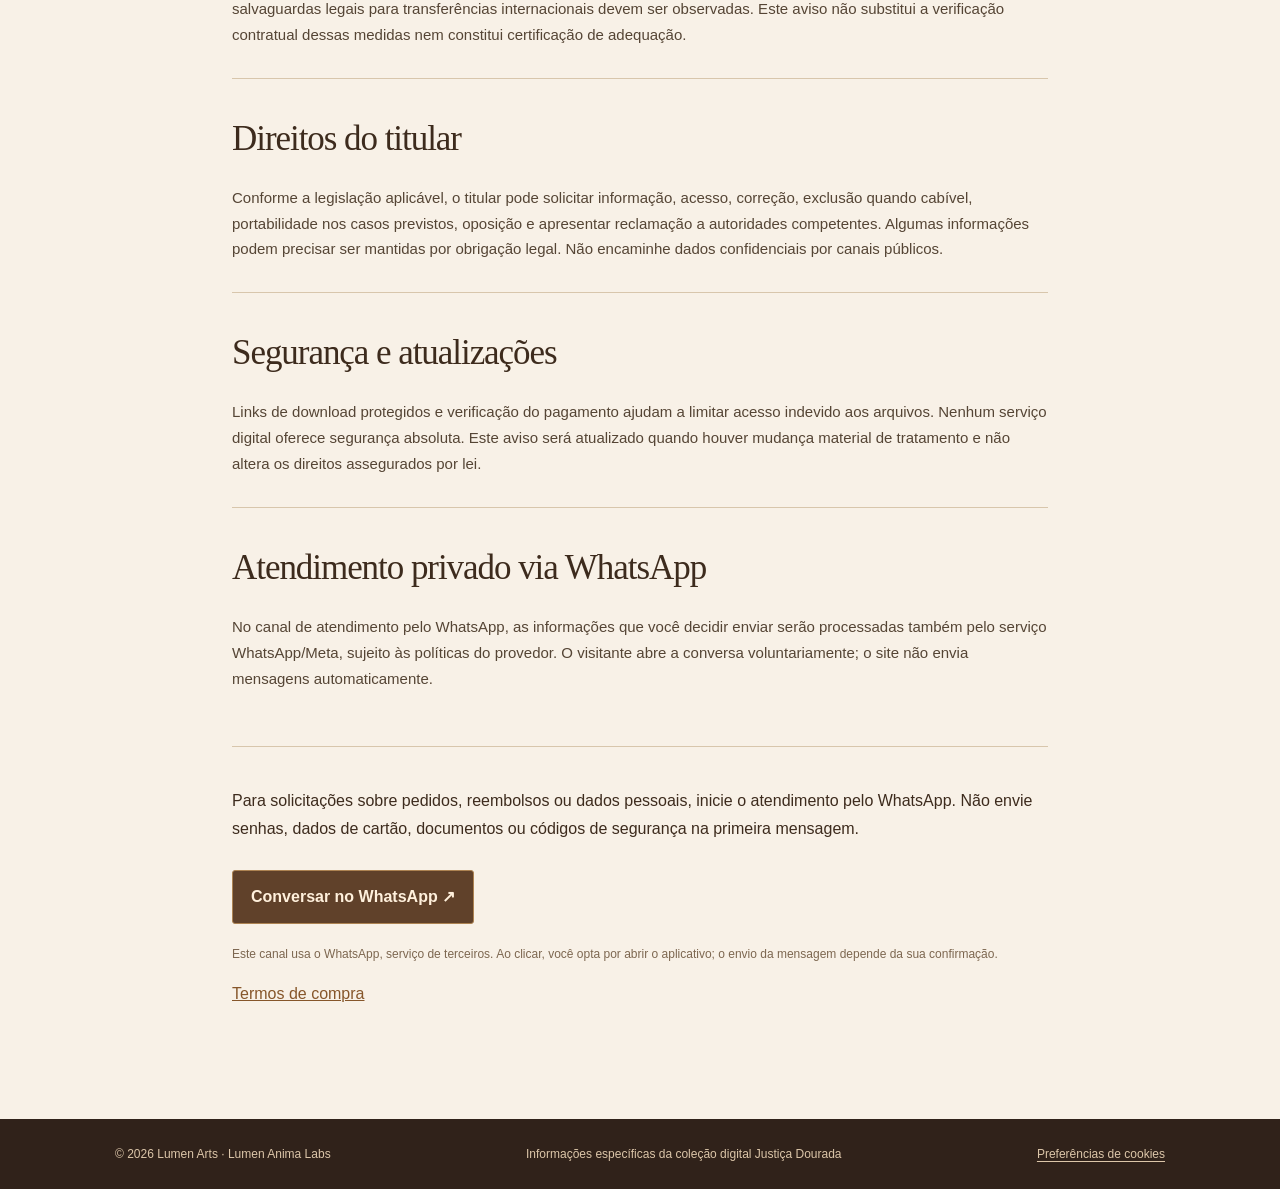
<file: legal/pt/privacy.html>
<!doctype html><html lang="pt-BR"><head><meta charset="utf-8"><meta name="viewport" content="width=device-width,initial-scale=1"><meta name="description" content="Informações específicas da coleção digital Justiça Dourada"><title>Aviso de privacidade — Justiça Dourada — Lumen Arts</title><link rel="canonical" href="https://juridica.lumenanima.com/legal/pt/privacy.html"><link rel="alternate" hreflang="pt-BR" href="https://juridica.lumenanima.com/legal/pt/privacy.html"><link rel="alternate" hreflang="en" href="https://juridica.lumenanima.com/legal/en/privacy.html"><link rel="alternate" hreflang="es" href="https://juridica.lumenanima.com/legal/es/privacy.html"><link rel="alternate" hreflang="x-default" href="https://juridica.lumenanima.com/legal/pt/privacy.html"><link rel="stylesheet" href="../justice-legal-20261107.css?v=1"><link rel="stylesheet" href="/juridica-analytics.css?v=20261110-1"/></head><body><header><div class="inner"><a class="brand" href="/?lang=pt">Lumen Arts</a><nav aria-label="Legal"><a href="/?lang=pt">Voltar à coleção</a><a href="/legal/pt/terms.html">Termos de compra</a><a href="/legal/pt/privacy.html" aria-current="page">Privacidade</a></nav><div class="switch" aria-label="Language"><a href="/legal/pt/privacy.html" lang="pt-BR" aria-current="page">PT</a><a href="/legal/en/privacy.html" lang="en">EN</a><a href="/legal/es/privacy.html" lang="es">ES</a></div></div></header><main><p class="eyebrow">LUMEN ARTS / JUSTIÇA DOURADA</p><h1>Aviso de privacidade — Justiça Dourada</h1><p class="updated">Atualizado em 11 de novembro de 2026</p><p class="lead">Informações claras sobre o produto, a licença, o pagamento, os direitos do consumidor e o tratamento de dados pessoais.</p><div class="notice">Estes documentos dizem respeito à coleção Justiça Dourada. Direitos obrigatórios de proteção ao consumidor e de dados pessoais não são afastados por estes textos.</div><section id="controller" class="section"><h2>Responsável e contato</h2><p>Lumen Arts — coleção Justiça Dourada</p><div class="seller-identity"><strong>Razão social:</strong> 69.630.725 CESAR CRISPIM DE OLIVEIRA<br><strong>CNPJ:</strong> 69.630.725/0001-60<br><strong>Localização cadastral:</strong> Jundiaí / SP — Brasil<br><strong>Atendimento privado via WhatsApp:</strong> <a href="https://wa.me/5511978230487?text=Ol%C3%A1!%20Preciso%20de%20atendimento%20sobre%20a%20cole%C3%A7%C3%A3o%20digital%20Justi%C3%A7a%20Dourada." rel="noopener noreferrer" target="_blank">+55 (11) 97823-0487</a><br><a href="https://www.gov.br/pt-br/servicos/consultar-cadastro-nacional-de-pessoas-juridicas" rel="noopener noreferrer" target="_blank">Consultar cadastro empresarial oficial</a></div><p>Endereço cadastral completo acessível pelo comprovante público de inscrição do CNPJ. Não há atendimento presencial divulgado para esta loja digital.</p></section><section id="data" class="section"><h2>Categorias de dados tratados</h2><p>Na navegação, prestadores de hospedagem e segurança podem processar metadados técnicos de conexão. Na compra, o sistema usa identificador e status do pagamento, produto, valor, idioma e parâmetros de origem presentes na URL. O provedor escolhido, Mercado Pago ou PayPal, pode receber nome, e-mail e outras informações necessárias à cobrança. E-mails transacionais podem utilizar o e-mail informado ao provedor de pagamentos. Nosso próprio checkout não armazena intencionalmente o número completo do cartão ou o código de segurança.</p></section><section id="purpose" class="section"><h2>Finalidade e fundamento do tratamento</h2><p>Os dados são utilizados para contratação, verificação do pagamento, entrega dos arquivos protegidos, atendimento, segurança, prevenção a fraudes e cumprimento de obrigações legais. Os fundamentos jurídicos dependem da finalidade, incluindo execução contratual, obrigação legal e interesses legítimos admissíveis. A compra não implica, por si só, autorização para publicidade personalizada.</p></section><section id="providers" class="section"><h2>Prestadores de serviço</h2><p>Mercado Pago e PayPal processam dados de pagamento conforme a opção escolhida no checkout. O uso do meio de pagamento não exige aceitar a medição publicitária da Meta. Cloudflare Workers e R2 participam da validação e entrega protegida. O Resend pode processar e-mails de confirmação quando habilitado. GitHub Pages e prestadores de infraestrutura podem processar dados técnicos para disponibilização do site. Cada prestador possui políticas próprias aplicáveis.</p></section><section id="advertising-cookies" class="section"><h2>Cookies opcionais e medição de anúncios</h2><p>Com sua autorização, esta página usa o Pixel da Meta para medir visitas à coleção, visualização de produtos, início do pagamento e compras aprovadas. A API de Conversões da Meta também permite ao nosso servidor informar compras cuja aprovação foi verificada no provedor escolhido, Mercado Pago ou PayPal. Os dois mecanismos usam o mesmo identificador técnico de compra para evitar duplicações. Os eventos podem incluir produto, valor em reais (BRL), endereço da página, parâmetros de campanha, identificadores de cookies e informações técnicas de navegador e conexão. A Meta pode relacionar essas informações com seus serviços para mensuração e publicidade.</p><p>O código da Meta e o contexto publicitário enviado ao nosso servidor dependem de um novo aceite para esta versão da medição; uma escolha anterior não é reaproveitada automaticamente. Com esse aceite, o servidor pode usar o endereço IP e a identificação técnica do navegador (User-Agent) recebidos na solicitação de pagamento, além dos identificadores dos cookies <code>_fbp</code> e <code>_fbc</code>, quando existentes. Não inventamos identificadores de cliques. A API recebe o endereço da página sem parâmetros de consulta ou fragmentos.</p><p>Recusar não impede a navegação, a compra ou a entrega dos arquivos. Você pode mudar sua decisão a qualquer momento em <button type="button" class="lumen-cookie-preferences" data-cookie-preferences>Preferências de cookies</button>, também disponível no rodapé. Ao retirar a autorização, interrompemos novos eventos no navegador, removemos os cookies próprios de medição da Meta acessíveis ao site e solicitamos ao servidor o cancelamento de envios pendentes vinculados àquela autorização. Se a conexão falhar, o navegador guarda apenas o identificador aleatório da autorização e a data por até 30 dias para repetir a solicitação em uma próxima visita ou reconexão. Um sinal de privacidade global (GPC) ativo no navegador mantém essa medição desativada.</p><p>Não enviamos nome, e-mail, telefone, CPF, número do cartão ou código de segurança como parâmetros desses eventos e não usamos correspondência avançada automática. O evento de compra usa um identificador técnico derivado da transação, sem transmitir o número bruto do pedido. A preferência e seu identificador aleatório podem ser guardados no navegador por até 180 dias; um novo aceite cria um novo identificador. Marcadores locais de eventos ajudam a evitar duplicações, e os de compra expiram em até 180 dias ou são removidos ao recusar a medição.</p><p>Os dados de correspondência publicitária no servidor (IP, User-Agent e identificadores de cookies) são apagados após o envio confirmado ou após a revogação recebida pelo servidor; se o envio permanecer pendente, são conservados por no máximo 30 dias. Marcadores técnicos para evitar duplicações e registrar revogações, sem esses dados de correspondência, podem ser mantidos por até 180 dias. Esses prazos não alteram a conservação necessária dos registros de pagamento e entrega.</p><p>Este tratamento publicitário opcional depende do seu consentimento. A Meta pode processar os dados internacionalmente conforme sua <a href="https://www.facebook.com/privacy/policy/" target="_blank" rel="noopener noreferrer">Política de Privacidade</a> e <a href="https://www.facebook.com/privacy/policies/cookies/" target="_blank" rel="noopener noreferrer">Política de Cookies</a>. Revogar a permissão não apaga automaticamente informações já recebidas pela Meta. Para solicitações sobre esses dados, use os canais indicados nesta página e na política do provedor.</p></section><section id="storage" class="section"><h2>Armazenamento e conservação</h2><p>Para evitar cobranças duplicadas, o navegador pode guardar temporariamente um identificador e token de pedido pendente no armazenamento de sessão.</p><p>Após a aprovação no PayPal, este navegador pode manter um recibo técnico por produto e modo de pagamento por até 72 horas desde a criação original do pedido. O recibo contém somente o identificador do pedido, token de acesso, produto, modo e data de criação. Ele permite recuperar os downloads após uma nova verificação no servidor, sem dados do pagador e sem uso para publicidade. Apagar os dados deste site no navegador remove esse recibo local.</p><p>Registros de transação e dados técnicos podem ser conservados pelo período necessário para entrega, atendimento, prevenção de fraudes e deveres legais; os prazos dos prestadores são regulados por suas próprias políticas.</p></section><section id="transfer" class="section"><h2>Transferências internacionais</h2><p>A infraestrutura e os prestadores podem envolver tratamento de dados em mais de um país. Quando exigidas, as salvaguardas legais para transferências internacionais devem ser observadas. Este aviso não substitui a verificação contratual dessas medidas nem constitui certificação de adequação.</p></section><section id="rights" class="section"><h2>Direitos do titular</h2><p>Conforme a legislação aplicável, o titular pode solicitar informação, acesso, correção, exclusão quando cabível, portabilidade nos casos previstos, oposição e apresentar reclamação a autoridades competentes. Algumas informações podem precisar ser mantidas por obrigação legal. Não encaminhe dados confidenciais por canais públicos.</p></section><section id="security" class="section"><h2>Segurança e atualizações</h2><p>Links de download protegidos e verificação do pagamento ajudam a limitar acesso indevido aos arquivos. Nenhum serviço digital oferece segurança absoluta. Este aviso será atualizado quando houver mudança material de tratamento e não altera os direitos assegurados por lei.</p></section><section class="section" id="whatsapp"><h2>Atendimento privado via WhatsApp</h2><p>No canal de atendimento pelo WhatsApp, as informações que você decidir enviar serão processadas também pelo serviço WhatsApp/Meta, sujeito às políticas do provedor. O visitante abre a conversa voluntariamente; o site não envia mensagens automaticamente.</p></section><div class="links"><p>Para solicitações sobre pedidos, reembolsos ou dados pessoais, inicie o atendimento pelo WhatsApp. Não envie senhas, dados de cartão, documentos ou códigos de segurança na primeira mensagem.</p><a class="contact-action" href="https://wa.me/5511978230487?text=Ol%C3%A1!%20Preciso%20de%20atendimento%20sobre%20a%20cole%C3%A7%C3%A3o%20digital%20Justi%C3%A7a%20Dourada." rel="noopener noreferrer" target="_blank">Conversar no WhatsApp ↗</a><p class="contact-privacy">Este canal usa o WhatsApp, serviço de terceiros. Ao clicar, você opta por abrir o aplicativo; o envio da mensagem depende da sua confirmação.</p><p><a href="/legal/pt/terms.html">Termos de compra</a></p></div></main><footer><div class="inner"><span>© 2026 Lumen Arts · Lumen Anima Labs</span><span>Informações específicas da coleção digital Justiça Dourada</span></div></footer><script defer="" src="/juridica-analytics.js?v=20261111-paypal1"></script></body></html>
</file>
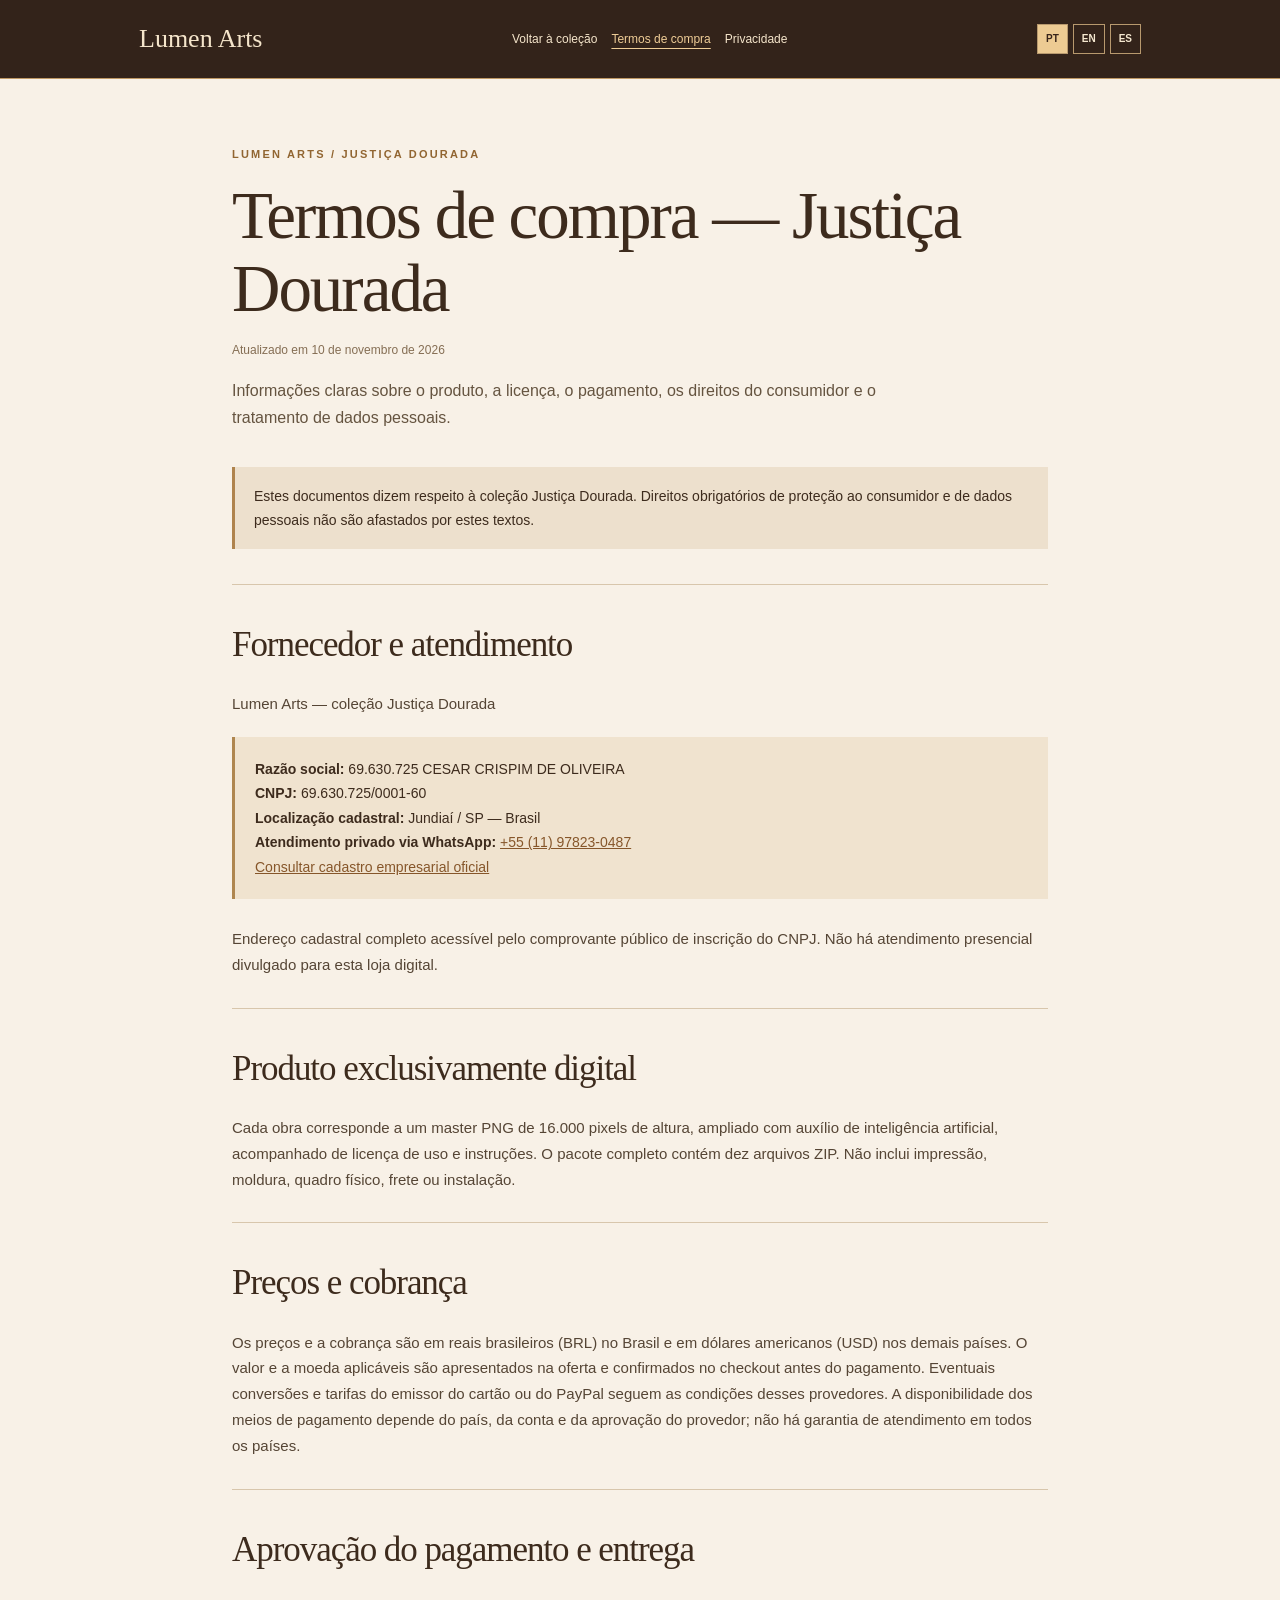
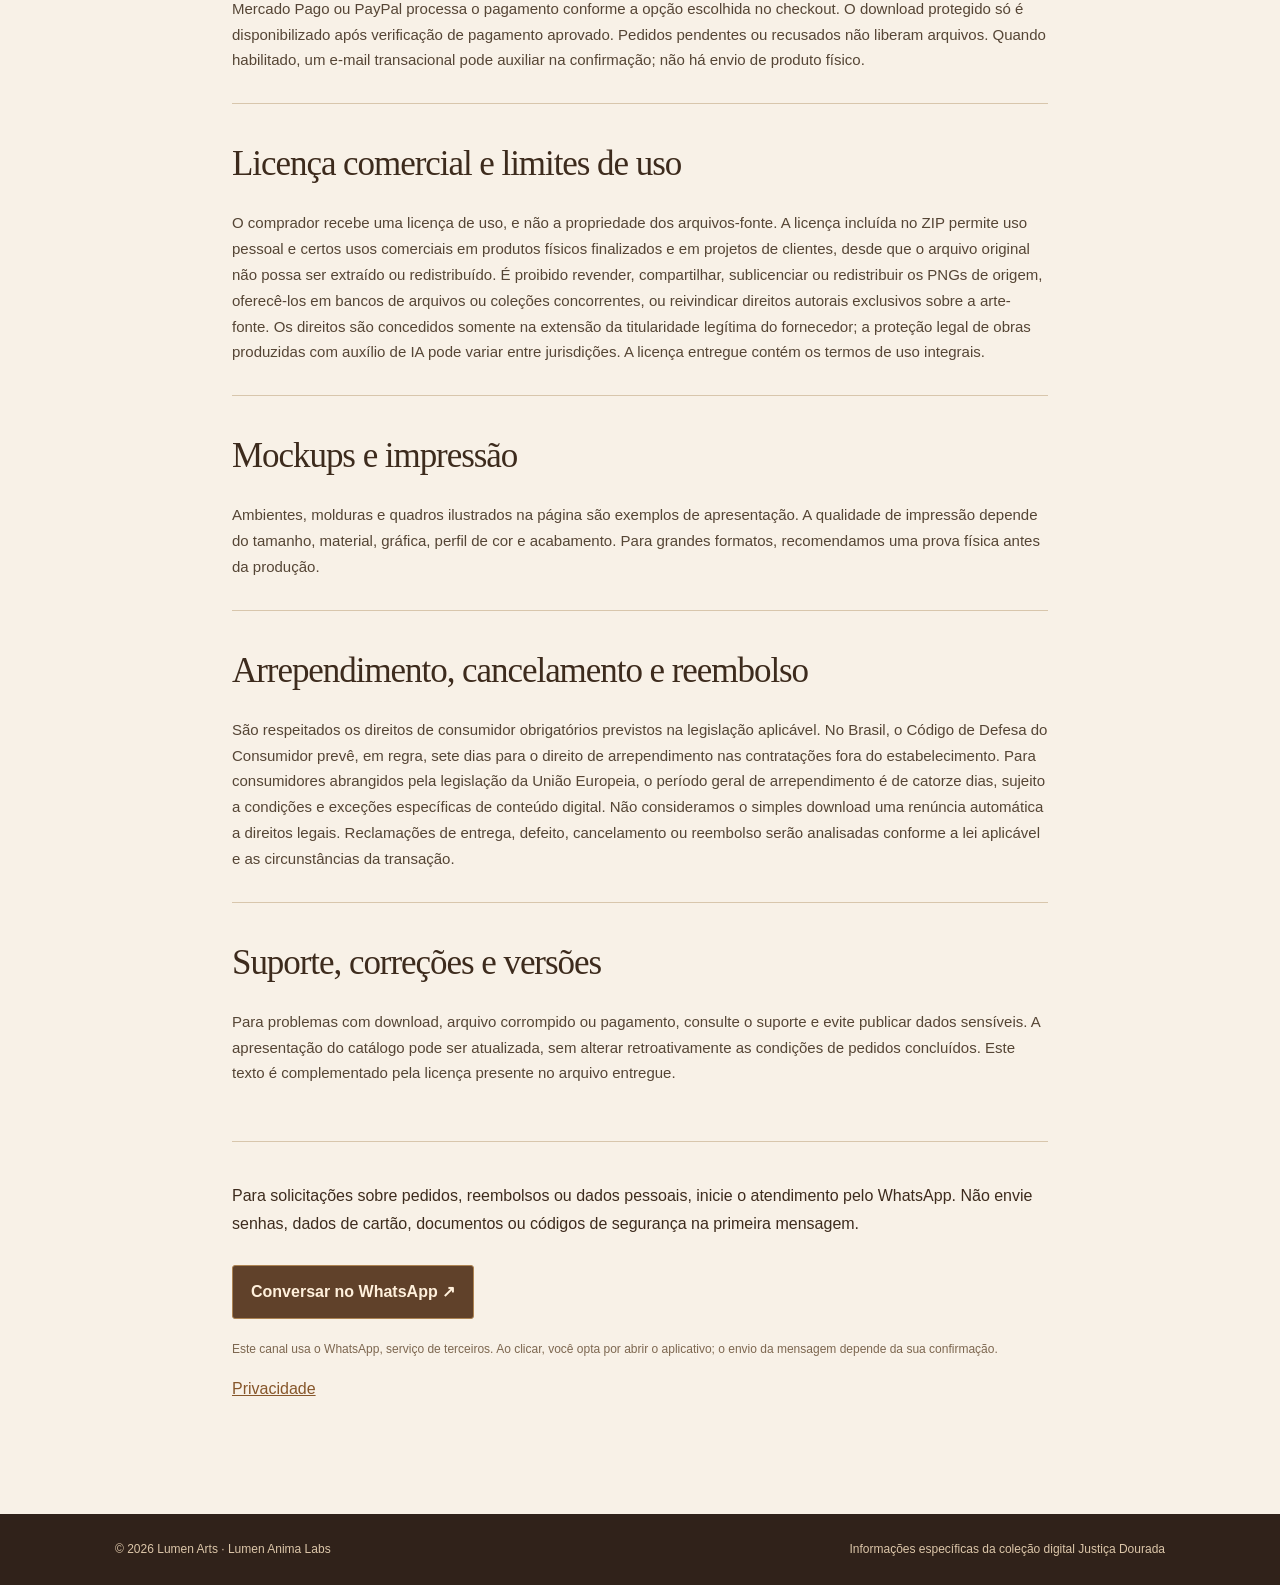
<file: legal/pt/terms.html>
<!doctype html><html lang="pt-BR"><head><meta charset="utf-8"><meta name="viewport" content="width=device-width,initial-scale=1"><meta name="description" content="Informações específicas da coleção digital Justiça Dourada"><title>Termos de compra — Justiça Dourada — Lumen Arts</title><link rel="canonical" href="https://juridica.lumenanima.com/legal/pt/terms.html"><link rel="alternate" hreflang="pt-BR" href="https://juridica.lumenanima.com/legal/pt/terms.html"><link rel="alternate" hreflang="en" href="https://juridica.lumenanima.com/legal/en/terms.html"><link rel="alternate" hreflang="es" href="https://juridica.lumenanima.com/legal/es/terms.html"><link rel="alternate" hreflang="x-default" href="https://juridica.lumenanima.com/legal/pt/terms.html"><link rel="stylesheet" href="../justice-legal-20261107.css?v=1"></head><body><header><div class="inner"><a class="brand" href="/?lang=pt">Lumen Arts</a><nav aria-label="Legal"><a href="/?lang=pt">Voltar à coleção</a><a href="/legal/pt/terms.html" aria-current="page">Termos de compra</a><a href="/legal/pt/privacy.html">Privacidade</a></nav><div class="switch" aria-label="Language"><a href="/legal/pt/terms.html" lang="pt-BR" aria-current="page">PT</a><a href="/legal/en/terms.html" lang="en">EN</a><a href="/legal/es/terms.html" lang="es">ES</a></div></div></header><main><p class="eyebrow">LUMEN ARTS / JUSTIÇA DOURADA</p><h1>Termos de compra — Justiça Dourada</h1><p class="updated">Atualizado em 10 de novembro de 2026</p><p class="lead">Informações claras sobre o produto, a licença, o pagamento, os direitos do consumidor e o tratamento de dados pessoais.</p><div class="notice">Estes documentos dizem respeito à coleção Justiça Dourada. Direitos obrigatórios de proteção ao consumidor e de dados pessoais não são afastados por estes textos.</div><section id="seller" class="section"><h2>Fornecedor e atendimento</h2><p>Lumen Arts — coleção Justiça Dourada</p><div class="seller-identity"><strong>Razão social:</strong> 69.630.725 CESAR CRISPIM DE OLIVEIRA<br><strong>CNPJ:</strong> 69.630.725/0001-60<br><strong>Localização cadastral:</strong> Jundiaí / SP — Brasil<br><strong>Atendimento privado via WhatsApp:</strong> <a href="https://wa.me/5511978230487?text=Ol%C3%A1!%20Preciso%20de%20atendimento%20sobre%20a%20cole%C3%A7%C3%A3o%20digital%20Justi%C3%A7a%20Dourada." rel="noopener noreferrer" target="_blank">+55 (11) 97823-0487</a><br><a href="https://www.gov.br/pt-br/servicos/consultar-cadastro-nacional-de-pessoas-juridicas" rel="noopener noreferrer" target="_blank">Consultar cadastro empresarial oficial</a></div><p>Endereço cadastral completo acessível pelo comprovante público de inscrição do CNPJ. Não há atendimento presencial divulgado para esta loja digital.</p></section><section id="product" class="section"><h2>Produto exclusivamente digital</h2><p>Cada obra corresponde a um master PNG de 16.000 pixels de altura, ampliado com auxílio de inteligência artificial, acompanhado de licença de uso e instruções. O pacote completo contém dez arquivos ZIP. Não inclui impressão, moldura, quadro físico, frete ou instalação.</p></section><section id="price" class="section"><h2>Preços e cobrança</h2><p>Os preços e a cobrança são em reais brasileiros (BRL) no Brasil e em dólares americanos (USD) nos demais países. O valor e a moeda aplicáveis são apresentados na oferta e confirmados no checkout antes do pagamento. Eventuais conversões e tarifas do emissor do cartão ou do PayPal seguem as condições desses provedores. A disponibilidade dos meios de pagamento depende do país, da conta e da aprovação do provedor; não há garantia de atendimento em todos os países.</p></section><section id="delivery" class="section"><h2>Aprovação do pagamento e entrega</h2><p>Mercado Pago ou PayPal processa o pagamento conforme a opção escolhida no checkout. O download protegido só é disponibilizado após verificação de pagamento aprovado. Pedidos pendentes ou recusados não liberam arquivos. Quando habilitado, um e-mail transacional pode auxiliar na confirmação; não há envio de produto físico.</p></section><section id="license" class="section"><h2>Licença comercial e limites de uso</h2><p>O comprador recebe uma licença de uso, e não a propriedade dos arquivos-fonte. A licença incluída no ZIP permite uso pessoal e certos usos comerciais em produtos físicos finalizados e em projetos de clientes, desde que o arquivo original não possa ser extraído ou redistribuído. É proibido revender, compartilhar, sublicenciar ou redistribuir os PNGs de origem, oferecê-los em bancos de arquivos ou coleções concorrentes, ou reivindicar direitos autorais exclusivos sobre a arte-fonte. Os direitos são concedidos somente na extensão da titularidade legítima do fornecedor; a proteção legal de obras produzidas com auxílio de IA pode variar entre jurisdições. A licença entregue contém os termos de uso integrais.</p></section><section id="representation" class="section"><h2>Mockups e impressão</h2><p>Ambientes, molduras e quadros ilustrados na página são exemplos de apresentação. A qualidade de impressão depende do tamanho, material, gráfica, perfil de cor e acabamento. Para grandes formatos, recomendamos uma prova física antes da produção.</p></section><section id="refunds" class="section"><h2>Arrependimento, cancelamento e reembolso</h2><p>São respeitados os direitos de consumidor obrigatórios previstos na legislação aplicável. No Brasil, o Código de Defesa do Consumidor prevê, em regra, sete dias para o direito de arrependimento nas contratações fora do estabelecimento. Para consumidores abrangidos pela legislação da União Europeia, o período geral de arrependimento é de catorze dias, sujeito a condições e exceções específicas de conteúdo digital. Não consideramos o simples download uma renúncia automática a direitos legais. Reclamações de entrega, defeito, cancelamento ou reembolso serão analisadas conforme a lei aplicável e as circunstâncias da transação.</p></section><section id="support" class="section"><h2>Suporte, correções e versões</h2><p>Para problemas com download, arquivo corrompido ou pagamento, consulte o suporte e evite publicar dados sensíveis. A apresentação do catálogo pode ser atualizada, sem alterar retroativamente as condições de pedidos concluídos. Este texto é complementado pela licença presente no arquivo entregue.</p></section><div class="links"><p>Para solicitações sobre pedidos, reembolsos ou dados pessoais, inicie o atendimento pelo WhatsApp. Não envie senhas, dados de cartão, documentos ou códigos de segurança na primeira mensagem.</p><a class="contact-action" href="https://wa.me/5511978230487?text=Ol%C3%A1!%20Preciso%20de%20atendimento%20sobre%20a%20cole%C3%A7%C3%A3o%20digital%20Justi%C3%A7a%20Dourada." rel="noopener noreferrer" target="_blank">Conversar no WhatsApp ↗</a><p class="contact-privacy">Este canal usa o WhatsApp, serviço de terceiros. Ao clicar, você opta por abrir o aplicativo; o envio da mensagem depende da sua confirmação.</p><p><a href="/legal/pt/privacy.html">Privacidade</a></p></div></main><footer><div class="inner"><span>© 2026 Lumen Arts · Lumen Anima Labs</span><span>Informações específicas da coleção digital Justiça Dourada</span></div></footer></body></html>
</file>
<file: styles.css>
*{box-sizing:border-box}html{scroll-behavior:smooth}body{background:#111d17;color:#f6efe2;margin:0;font-family:Arial,Helvetica,sans-serif;-webkit-font-smoothing:antialiased}::selection{background:#c7a66c;color:#18231b}a{color:inherit;text-decoration:none}a:focus-visible{outline:3px solid #ecd6a5;outline-offset:5px}img{display:block;max-width:100%}.skip{position:absolute;left:-9999px;top:10px;background:white;color:#122017;padding:15px;z-index:100}.skip:focus{left:15px}.site-header{height:100px;padding:0 clamp(20px,5vw,90px);display:flex;justify-content:space-between;align-items:center;border-bottom:1px solid #c7ae8040;position:relative;z-index:20}.brand{font:600 25px/1 Georgia,serif;letter-spacing:1.7px;display:inline-flex;align-items:center;gap:11px;white-space:nowrap}.brand b,.foot-brand span{font-weight:400;color:#debe80}.brand-mark{color:#d0b47d;font:40px Georgia,serif}.site-header nav{display:flex;align-items:center;gap:clamp(16px,3vw,38px);font-size:13px;color:#d7d9cf}.site-header nav a:hover,.foot-links a:hover{color:#eaca8e}.hero{max-width:1600px;min-height:830px;display:grid;grid-template-columns:1.05fr .95fr;margin:auto;position:relative;align-items:center;padding:70px clamp(25px,5.3vw,94px) 100px;overflow:hidden;background:radial-gradient(ellipse at 76% 35%,#4c4b3452,transparent 56%)}.hero-copy{position:relative;z-index:3;max-width:740px}.eyebrow{font-size:12px;font-weight:700;color:#d9bd87;letter-spacing:2.5px;line-height:1.4}.accent-line{display:inline-block;width:24px;height:1px;background:#d9bd87;vertical-align:middle;margin-right:12px}.hero h1{font:normal clamp(60px,7vw,118px)/.99 Georgia,'Times New Roman',serif;margin:31px 0;letter-spacing:-3.1px}.hero h1 em,.manifesto em,.detail-section h2 em,.close-section em{font-style:italic;color:#e6cb98;font-weight:400}.hero-copy>p:not(.eyebrow){color:#ced7cc;max-width:535px;font-size:18px;line-height:1.65}.primary-button{border:1px solid #d9bd88;background:#ddc18a;color:#162219;display:inline-flex;align-items:center;justify-content:space-between;gap:42px;margin-top:25px;padding:20px 24px;min-width:280px;font-size:14px;font-weight:700;transition:transform .2s}.primary-button:hover{transform:translateY(-3px);background:#f0d7a4}.hero-copy .hero-disclosure{font-size:12px!important;color:#a6b5a6!important;max-width:510px;margin-top:27px}.hero-art{z-index:2;margin:0 auto;position:relative;max-width:490px;width:100%;box-shadow:0 38px 90px #0007;background:#e9dfd2}.hero-art img{aspect-ratio:1173/2100;width:100%;max-height:670px;object-fit:cover;object-position:top}.hero-art figcaption{background:#e6cf9e;color:#1f271d;text-align:center;font-size:10px;letter-spacing:1.4px;font-weight:700;padding:11px}.hero-decor{position:absolute;right:0;top:0;font:normal 650px Georgia,serif;color:#d3b47708;pointer-events:none}.manifesto{display:flex;align-items:start;gap:60px;padding:75px clamp(25px,7vw,110px);border-block:1px solid #c8b38243;max-width:1600px;margin:auto}.manifesto>span{font-size:11px;letter-spacing:2px;color:#d4bb89;white-space:nowrap;padding-top:14px}.manifesto p{font:normal clamp(28px,3.1vw,46px)/1.3 Georgia,serif;max-width:1000px;margin:0}.collection{max-width:1600px;margin:auto;padding:105px clamp(25px,6vw,100px)}.section-heading{display:flex;justify-content:space-between;align-items:end;gap:40px;margin-bottom:58px}.section-heading h2{font:normal clamp(36px,4vw,62px)/1.05 Georgia,serif;letter-spacing:-1.4px;margin:19px 0 0;max-width:700px}.section-heading>p{color:#becabe;max-width:400px;font-size:14px;line-height:1.7;margin:0}.art-grid{display:grid;grid-template-columns:repeat(2,minmax(0,1fr));gap:36px}.art-card{min-width:0;background:#1c2921;border:1px solid #a5946c69;overflow:hidden;border-radius:5px}.art-figure{height:min(56vw,620px);position:relative;background:#e9ddcd;display:block;overflow:hidden}.art-figure img{object-fit:contain;width:100%;height:100%;transition:transform .4s}.art-figure:hover img{transform:scale(1.022)}.art-number{position:absolute;top:20px;left:23px;padding:10px 13px;font-weight:bold;font-size:11px;letter-spacing:1.3px;background:#16261fe3;color:#ebd49c}.card-body{padding:32px}.card-topline{display:flex;align-items:center;justify-content:space-between;gap:14px;font-size:11px;color:#e0c28b;letter-spacing:1.1px}.card-body h3{font:normal 35px/1.2 Georgia,serif;letter-spacing:-.5px;margin:19px 0 15px}.card-body p{color:#c9d1c6;font-size:14px;line-height:1.6;margin:0 0 17px}.spec-chip{border:1px solid #92805d70;padding:11px 13px;display:flex;align-items:center;justify-content:space-between;gap:20px;color:#d9cbac;font-size:12px;font-weight:600}.sale-box{border-top:1px solid #81795b7a;margin-top:22px;padding-top:22px}.sale-box .edition-label{font-size:12px;letter-spacing:.5px;color:#dcc39a;display:block}.sale-box strong{display:block;font:normal 29px/1.2 Georgia,serif;margin-top:6px}.buy-button{background:#e0c48c;color:#17251b;display:flex;align-items:center;justify-content:space-between;gap:15px;padding:17px 19px;font-weight:700;font-size:14px;margin-top:16px}.buy-button:hover{background:#f2d8a1}.sale-box .smallprint{font-size:12px;color:#adbcae;margin:14px 0 0}.statusline{font-size:12px;color:#d5c28f;margin:16px 0 0;padding-left:12px;border-left:2px solid #c8ae7a}.detail-section{max-width:1600px;padding:95px clamp(25px,6vw,100px) 105px;margin:0 auto;display:grid;grid-template-columns:1fr 1fr;gap:70px;background:#1d2b22}.detail-section h2{font:normal clamp(40px,4.4vw,65px)/1.13 Georgia,serif;margin:20px 0}.detail-section p:not(.eyebrow){font-size:15px;line-height:1.8;max-width:600px;color:#c9d5c9}.detail-panel{border-top:1px solid #bca97b}.detail-row{display:flex;justify-content:space-between;gap:20px;padding:20px 0;border-bottom:1px solid #887d5945;font-size:13px}.detail-row span{color:#bac6b8}.detail-row strong{max-width:54%;text-align:right;font-weight:600;color:#f0e7d1}.close-section{text-align:center;max-width:1600px;padding:110px 25px;margin:auto}.close-section h2{font:normal clamp(40px,5vw,70px)/1.14 Georgia,serif;margin:25px auto 36px}.close-section>a{display:inline-block;color:#e6c58c;border-bottom:1px solid #e6c58c;padding-bottom:10px}footer{max-width:1600px;padding:52px clamp(25px,6vw,100px);border-top:1px solid #baa6785c;margin:auto;display:grid;grid-template-columns:1fr 2fr;gap:24px 45px;color:#a8b8a9;font-size:12px;line-height:1.7}footer .foot-brand{font:normal 26px Georgia,serif;color:#f6eedf}footer p{margin:0}.foot-links{display:flex;gap:22px;flex-wrap:wrap}footer small{grid-column:1/-1;color:#8fa091}
@media(max-width:950px){.site-header{height:auto;min-height:85px;gap:18px;flex-wrap:wrap;padding-block:18px}.hero{grid-template-columns:1fr;gap:45px;padding-top:65px;padding-bottom:85px}.hero h1{font-size:clamp(62px,10vw,98px)}.hero-copy>p:not(.eyebrow){max-width:650px}.hero-art{max-width:460px}.hero-art img{max-height:610px}.manifesto{flex-direction:column;gap:10px}.section-heading{align-items:start;flex-direction:column}.art-grid{gap:24px}.card-body{padding:26px}.card-body h3{font-size:29px}.detail-section{grid-template-columns:1fr;gap:36px}}
@media(max-width:630px){.site-header{padding:16px 20px}.site-header nav{gap:15px;overflow-x:auto;font-size:11px}.brand{font-size:22px}.brand-mark{font-size:30px}.hero{padding:50px 21px 70px;gap:30px}.hero h1{font-size:clamp(54px,13vw,80px);letter-spacing:-1.8px}.hero-copy>p:not(.eyebrow){font-size:15px}.hero-art{max-width:360px}.manifesto{padding:58px 22px}.manifesto p{font-size:32px}.collection{padding:75px 20px}.art-grid{grid-template-columns:1fr;gap:28px}.art-figure{height:550px;max-height:130vw}.section-heading h2{font-size:42px}.detail-section{padding:65px 21px}.detail-row{font-size:12px}.detail-row strong{max-width:58%}.close-section{padding:85px 20px}footer{padding:45px 20px;grid-template-columns:1fr}.foot-links{gap:15px}}
@media(prefers-reduced-motion:reduce){*,*:before,*:after{scroll-behavior:auto!important;transition:none!important}}

.checkout-status{margin:0 0 24px;font-size:13px;color:#cabd9f}
</file>
<file: juridica-checkout.css>
button.art-figure{width:100%;border:0;border-radius:0;padding:0;cursor:pointer;text-align:initial;font:inherit;color:inherit}button.art-figure:disabled{cursor:wait;opacity:.86}button.buy-button{width:100%;border:1px solid #d8bf8b;text-align:left;cursor:pointer;font-family:inherit;line-height:1.5}button.buy-button:disabled{cursor:not-allowed;opacity:.68}button.checkout-trigger:focus-visible{outline:3px solid #ffe0a0;outline-offset:3px}.checkout-status{font-size:13px;color:#cdbd9e;margin:8px 0 0}.checkout-open{overflow:hidden}.checkout-backdrop[hidden],.checkout-hidden[hidden],.payment-message[hidden],#checkoutSuccess[hidden],#statusArea[hidden]{display:none!important}.checkout-backdrop{position:fixed;inset:0;background:rgba(8,13,10,.88);z-index:9999;padding:18px;overflow-y:auto;display:flex;justify-content:center;align-items:flex-start;overscroll-behavior:contain}.checkout-dialog{background:#fff;color:#211c16;width:min(100%,780px);margin:22px auto;box-shadow:0 30px 90px #000a;border-radius:9px;overflow:hidden;outline:none}.checkout-header{display:flex;justify-content:space-between;align-items:center;gap:24px;padding:22px 26px;background:#182b23;color:#f7eee0;border-bottom:3px solid #d5b67c}.checkout-header h2{font:normal 30px/1.1 Georgia,serif;margin:5px 0 0}.checkout-label{font-size:10px;letter-spacing:2px;color:#dfc48e}.checkout-close{width:39px;height:39px;flex:none;display:grid;place-items:center;cursor:pointer;border:1px solid #d9bd874a;color:#f5ead6;background:#ffffff1c;font-size:24px;border-radius:50%}.checkout-close:hover{background:#ffffff3d}.checkout-body{padding:27px}.checkout-summary{display:flex;gap:18px;justify-content:space-between;align-items:center;padding:17px 18px;background:#f1eee7;border-left:3px solid #a98b58;margin-bottom:22px}.checkout-summary strong{font-size:14px}.checkout-summary .checkout-brand{display:block;font-size:12px;color:#746c61;margin-top:6px}.checkout-summary-price{white-space:nowrap;font:normal 25px Georgia,serif}.payment-message{padding:13px 16px;background:#f2f1eb;color:#36352f;border-left:3px solid #987840;margin-bottom:15px;font-size:13px;line-height:1.5}.payment-message.error{background:#fff2ee;color:#82291e;border-left-color:#a44736}.payment-message.note{background:#edf5f1;color:#245239;border-left-color:#87b6a1}#paymentBrick_container,#statusScreenBrick_container{min-height:140px}#checkoutSuccess{background:#f2f8f4;padding:23px;border:1px solid #a8c5ae;border-radius:5px}#checkoutSuccess h3{font:normal 32px Georgia,serif;color:#1e432b;margin:0 0 16px}#checkoutSuccess p{line-height:1.65;font-size:14px;color:#425448}.checkout-download{display:block;background:#1f4634;color:#fff;padding:16px 18px;text-decoration:none;font-weight:bold;text-align:center;margin-top:16px;border-radius:5px}.checkout-download:hover{background:#2d674b}.checkout-privacy{margin-top:22px;font-size:11px;color:#73695b;line-height:1.7}.checkout-privacy a{color:#385f48;text-decoration:underline}@media(max-width:630px){.checkout-backdrop{padding:0 8px}.checkout-dialog{margin:8px auto;border-radius:6px}.checkout-header{padding:16px}.checkout-header h2{font-size:24px}.checkout-body{padding:16px 12px}.checkout-summary{padding:12px;gap:9px}.checkout-summary strong{font-size:12px}.checkout-summary-price{font-size:20px}#paymentBrick_container,#statusScreenBrick_container{max-width:100%;overflow-x:auto}.checkout-close{width:36px;height:36px}}
/* Mercado Pago Payment Brick multilingual checkout selector. */
.checkout-heading{min-width:0;flex:1}
.checkout-header-actions{display:flex;flex-shrink:0;gap:10px;align-items:center}
.checkout-lang-label{font:600 10px/1.3 Arial,sans-serif;letter-spacing:.05em;color:#f3dbb2}
.checkout-language-select{background:#fae5c3;color:#38251a;border:1px solid #d2a46c;border-radius:5px;padding:9px 7px;font:600 12px Arial,sans-serif;max-width:115px;cursor:pointer}
.checkout-language-select:disabled{opacity:.6;cursor:not-allowed}
.checkout-language-select:focus-visible{outline:2px solid #fff3dd;outline-offset:2px}
.checkout-currency-note{font:400 12px/1.65 Arial,sans-serif;color:#6e604f;margin:-8px 0 18px}
@media(max-width:630px){
  .checkout-header{gap:8px;align-items:center}
  .checkout-header-actions{gap:7px}
  .checkout-lang-label{display:none}
  .checkout-language-select{max-width:88px;font-size:11px;padding:8px 5px}
  .checkout-label{font-size:8px;letter-spacing:.07em}
  .checkout-heading h2{font-size:clamp(20px,5.5vw,24px)}
  .checkout-close{width:32px;height:32px;font-size:20px}
  .checkout-currency-note{font-size:11px}
}
@media(max-width:350px){
  .checkout-header{padding:12px 9px}
  .checkout-language-select{max-width:78px;font-size:10px}
  .checkout-heading h2{font-size:19px}
}
/* Private support inside existing Payment Brick modal. */
.checkout-support{margin:15px 0 6px;text-align:right}.checkout-support a{display:inline-block;font:600 12px Arial,sans-serif;color:#79512f;border-bottom:1px solid #b08a62;padding:4px 0;text-decoration:none}.checkout-support a:hover{color:#412b1b}
/* Payment provider choices reuse the existing checkout palette. */
.checkout-provider-picker[hidden],.checkout-paypal-area[hidden]{display:none!important}
.checkout-provider-picker{border:0;padding:0;margin:0 0 20px;display:flex;gap:10px;flex-wrap:wrap}
.checkout-provider-picker legend{font:600 12px/1.5 Arial,sans-serif;padding:0;margin-bottom:8px;color:#4b4033}
.checkout-provider-picker button{flex:1;min-width:120px;border:1px solid #c6b592;border-radius:5px;background:#fff;color:#3d3327;padding:12px 16px;font:600 14px Arial,sans-serif;cursor:pointer}
.checkout-provider-picker button[aria-pressed=true]{background:#182b23;color:#f7eee0;border-color:#182b23}
.checkout-provider-picker button:disabled{opacity:.65;cursor:not-allowed}
.checkout-provider-picker button:focus-visible{outline:3px solid #a98b58;outline-offset:3px}
.checkout-paypal-area{min-height:110px;padding:12px 0}
.checkout-paypal-area p{font:400 12px/1.65 Arial,sans-serif;color:#6e604f;margin:0 0 15px}
#paypalCheckout_container{max-width:440px;margin:0 auto}
</file>
<file: cinematic-landing.css>
/* JUSTIÇA DOURADA — cinematic product landing (2026-11-06) */
:root{--ink:#101b16;--forest:#17251d;--ivory:#fff5e7;--gold:#e1bd7d;--gold-light:#f5dca2;--line:rgba(213,181,112,.23)}
body{background:#101b16;color:#fbf2e5;overflow-x:hidden}
html{scroll-padding-top:86px}
.cinematic-header{position:absolute;top:0;left:0;width:100%;z-index:90;height:95px;padding:0 clamp(22px,5vw,88px);border-bottom:1px solid rgba(245,220,165,.2);background:linear-gradient(180deg,rgba(13,17,15,.76),rgba(13,17,15,.15));backdrop-filter:blur(6px)}
.cinematic-header .brand{font-size:24px;text-shadow:0 2px 20px rgba(0,0,0,.44)}
.cinematic-header nav{display:flex;align-items:center;gap:clamp(15px,2.5vw,35px)}
.cinematic-header nav a{color:#fff0d5;text-shadow:0 2px 12px #0008;white-space:nowrap}
.cinematic-header nav a:hover{color:#ffe0a1}
.cinematic-header nav .header-cta{font-weight:700;font-size:12px;color:#241b0f;background:#ecd099;padding:13px 16px;text-shadow:none;border:1px solid #f2d4a0;letter-spacing:.02em}
.cinematic-header nav .header-cta:hover{background:#fff0c9;color:#261c0e}
.hero.cinematic-hero{position:relative;display:flex;align-items:center;margin:0 auto;max-width:none;min-height:820px;min-height:100svh;padding:126px clamp(24px,7vw,115px) 155px;background:#24251d;isolation:isolate;overflow:hidden}
.hero-media{position:absolute;inset:0;z-index:-3;overflow:hidden}
.hero-media video{display:block;width:100%;height:100%;object-fit:cover;object-position:58% center;transform:scale(1.006);background:#3a3227}
.hero-scrim{position:absolute;inset:0;z-index:1;background:linear-gradient(90deg,rgba(10,16,13,.83) 0%,rgba(12,17,14,.72) 21%,rgba(12,18,14,.4) 50%,rgba(10,15,12,.12) 85%),linear-gradient(0deg,rgba(8,14,11,.83) 0%,transparent 34%,rgba(9,12,9,.22) 100%)}
.cinematic-copy{position:relative;z-index:4;width:min(790px,60vw);max-width:none;margin:0}
.cinematic-eyebrow{font-weight:600;font-size:11px;letter-spacing:.24em;color:#f5d89c!important;margin-bottom:35px}
.cinematic-eyebrow .accent-line{width:38px;background:#f5d89c}
.cinematic-copy h1{font:normal clamp(67px,7.6vw,130px)/.96 Georgia,'Times New Roman',serif;letter-spacing:-.055em;margin:0 0 30px;max-width:870px;text-shadow:0 8px 35px #0006}
.cinematic-copy h1 em{color:#f2d19b;font-weight:400;font-style:italic}
.hero-copy .cinematic-lead{color:#f2ebe0!important;font-size:clamp(17px,1.55vw,23px)!important;line-height:1.6!important;max-width:585px!important;text-shadow:0 2px 14px #0007}
.hero-actions{display:flex;gap:18px;align-items:center;flex-wrap:wrap;margin-top:33px}
.hero-actions .cinematic-primary{margin:0;min-width:285px;letter-spacing:.02em;gap:24px;background:#e8c58c;border-color:#f2d59f;color:#171e18;box-shadow:0 8px 42px rgba(0,0,0,.25)}
.hero-actions .cinematic-primary:hover{transform:translateY(-3px);background:#ffdfa6}
.cinematic-secondary{font-size:13px;font-weight:600;display:inline-flex;gap:17px;align-items:center;padding:16px 7px;border-bottom:1px solid #f4daaa;letter-spacing:.02em;color:#fff2da}
.cinematic-secondary:hover{color:#eec27b}
.cinematic-copy .hero-disclosure{font-size:11px!important;color:#d2d6c9!important;opacity:.85;max-width:555px!important;margin-top:30px!important;letter-spacing:.03em}
.hero-bottom{position:absolute;z-index:5;bottom:0;left:0;right:0;min-height:97px;border-top:1px solid #efdbb644;background:linear-gradient(90deg,#0a1712ba,#0b1612a0);display:flex;align-items:center;gap:clamp(20px,5vw,88px);padding:20px clamp(24px,7vw,115px);font-size:11px;letter-spacing:.09em;text-transform:uppercase;color:#dcdad0}
.hero-bottom span{white-space:nowrap}.hero-bottom b{font:normal 22px Georgia,serif;color:#f1d29b;letter-spacing:0;margin-right:6px}
.hero-bottom a{margin-left:auto;color:#f5d7a8;white-space:nowrap;letter-spacing:.2em;font-size:10px}
.cinematic-manifesto{max-width:none;background:#16251d;border-block:1px solid var(--line);display:grid;grid-template-columns:180px minmax(0,1fr) 190px;align-items:center;gap:clamp(23px,4vw,70px);padding:clamp(55px,7vw,115px) clamp(25px,7vw,115px)}
.manifesto-index{font-size:10px;line-height:1.7;letter-spacing:.18em;color:#d2b57c}
.manifesto-index .manifesto-rule{display:block;width:37px;height:1px;background:#dab97d;margin-bottom:17px}
.cinematic-manifesto p{font:normal clamp(28px,3.6vw,61px)/1.16 Georgia,serif;margin:0;max-width:960px;letter-spacing:-.018em}
.cinematic-manifesto p em{color:#e8c588}
.manifesto-signature{color:#a7aea1;font-size:10px;letter-spacing:.15em;text-align:right;line-height:1.6}
.bundle-section{position:relative;isolation:isolate;overflow:hidden;padding:110px clamp(18px,6vw,100px) 92px;background:radial-gradient(ellipse at 50% 46%,#36452d61,transparent 65%),#101b16;scroll-margin-top:20px}
.bundle-intro{max-width:980px;margin:0 auto 54px;text-align:center}
.bundle-intro h2{font:normal clamp(38px,5vw,77px)/1.08 Georgia,serif;margin:19px auto 24px;letter-spacing:-.032em}
.bundle-intro h2 em{color:#edcb91;font-weight:400}
.bundle-intro>p:last-child{max-width:650px;margin:auto;color:#bdc6b9;font:15px/1.8 Arial,sans-serif}
.bundle-stage{max-width:1440px;margin:0 auto;position:relative;padding:0 18px}
.bundle-glow{position:absolute;inset:2% -2%;z-index:-1;filter:blur(50px);background:radial-gradient(ellipse at center,#b888524a,transparent 70%);pointer-events:none}
.bundle-art{display:block;width:100%;padding:0;position:relative;background:#d0a87a;border:1px solid #d7ae66;cursor:pointer;line-height:0;box-shadow:0 42px 120px #000c,0 0 0 5px #d6b47a14;transform:translateZ(0);overflow:hidden;transition:transform .45s ease,box-shadow .45s ease}
.bundle-art:not(:disabled):hover{transform:translateY(-5px);box-shadow:0 45px 140px #000e,0 0 40px #e7bb6759}
.bundle-art:focus-visible{outline:4px solid #f5d5a1;outline-offset:8px}
.bundle-art img{display:block;width:100%;height:auto;max-width:none}
.bundle-art-shine{position:absolute;pointer-events:none;inset:0;box-shadow:inset 0 0 0 1px #fff5}
.bundle-purchase-row{max-width:1400px;margin:34px auto 0;display:flex;align-items:center;justify-content:space-between;gap:30px;padding:20px 15px 0}
.bundle-price-copy{max-width:775px}
.bundle-label{font-size:10px;color:#edc98c;letter-spacing:.18em;font-weight:700}
.bundle-price-copy p{font:normal clamp(21px,2.4vw,32px)/1.3 Georgia,serif;margin:12px 0;color:#e7ddc9}
.bundle-price-copy s{color:#b0ada5;font-size:.85em}
.bundle-arrow{color:#cba466;padding:0 6px}
.bundle-price-copy strong{color:#f4d8a3;font-weight:400}
.bundle-price-copy small{color:#aab7aa;font-size:11px;line-height:1.7;display:block;max-width:650px}
.bundle-buy{cursor:pointer;flex:none;min-width:275px;padding:23px 22px;border:1px solid #f1d9a6;background:#edc98c;color:#1b231b;font:700 14px Arial,sans-serif;display:flex;align-items:center;justify-content:space-between;gap:28px;transition:background .25s ease,transform .25s ease}
.bundle-buy:hover:not(:disabled){background:#ffdfa0;transform:translateY(-3px)}
.bundle-buy:disabled,.bundle-art:disabled{opacity:.75;cursor:wait}
.collection{padding-top:110px;padding-bottom:130px;background:#15231b;max-width:none}
.collection .section-heading{max-width:1400px;margin:0 auto 55px}
.collection .section-heading h2{max-width:780px;font-size:clamp(42px,5vw,76px)}
.collection .art-grid{max-width:1400px;margin:0 auto;gap:30px}
.collection .checkout-status{max-width:1400px;margin:0 auto 26px;letter-spacing:.035em}
.art-card{border:1px solid rgba(228,198,143,.34);border-radius:0;background:#1b2a21;box-shadow:0 25px 60px #0004;transition:border-color .35s,transform .35s}
.art-card:hover{border-color:#d3af73;transform:translateY(-4px)}
.art-figure{height:min(58vw,675px);background:#e3d5c0}
.art-figure img{object-fit:contain}
.art-number{background:#1c2a24ed;color:#f7d69e;border:1px solid #e8cc8d70;padding:10px 15px}
.card-body{padding:clamp(25px,3vw,45px)}
.card-body h3{font-size:clamp(31px,3.3vw,48px);letter-spacing:-.035em;max-width:550px}
.card-body>p{font-size:14px;max-width:480px}
.sale-box{border-top:1px solid #beab775e;padding-top:21px;margin-top:26px}
.sale-box strong{font-size:36px}
button.buy-button{margin-top:18px;padding:19px 24px;background:#dfbf86;transition:background .2s}
button.buy-button:hover:not(:disabled){background:#fae0a5}
.experience-section{max-width:none;padding:100px clamp(20px,6vw,105px) 110px;background:#f1e9d9;color:#1d2820}
.experience-heading{max-width:1360px;margin:auto}
.experience-heading .eyebrow{color:#94723f}
.experience-heading h2{font:normal clamp(40px,4.7vw,68px)/1.08 Georgia,serif;letter-spacing:-.03em;margin:12px 0 52px}
.experience-grid{max-width:1360px;margin:auto;display:grid;grid-template-columns:repeat(3,minmax(0,1fr));gap:32px}
.experience-grid article{border-top:1px solid #a18b67;padding:27px 12px 0 0}
.experience-num{font:normal 13px Georgia,serif;color:#9a7c4f;letter-spacing:.08em}
.experience-grid h3{font:normal 34px Georgia,serif;margin:21px 0 12px;color:#242b23}
.experience-grid p{max-width:335px;color:#657064;font-size:14px;line-height:1.75}
.detail-section{max-width:none;gap:80px;padding:115px clamp(25px,7vw,115px);background:#1c2b23}
.detail-section h2{font-size:clamp(40px,5.2vw,80px);letter-spacing:-.025em}
.detail-section .eyebrow{color:#e6be7d}
.detail-panel{align-self:center}
.faq-section{padding:110px clamp(25px,7vw,115px);background:#132119;max-width:1600px;margin:auto}
.faq-section h2{font:normal clamp(40px,5vw,73px)/1.1 Georgia,serif;margin:15px 0 55px}
.faq-grid{display:grid;grid-template-columns:1fr 1fr;gap:0 45px}
.faq-grid details{border-top:1px solid #c6ac775e;padding:22px 0}
.faq-grid details:last-child,.faq-grid details:nth-last-child(2){border-bottom:1px solid #c6ac775e}
.faq-grid summary{font-size:15px;font-weight:600;cursor:pointer;list-style:none;display:flex;align-items:center;justify-content:space-between;gap:16px}
.faq-grid summary::-webkit-details-marker{display:none}
.faq-grid summary:after{content:'+';font:normal 24px Georgia,serif;color:#f0cf95}
.faq-grid details[open] summary:after{content:'–'}
.faq-grid details p{max-width:630px;color:#b5c5b7;font-size:13px;line-height:1.8;margin:18px 0 3px}
.cinematic-close{position:relative;max-width:none;overflow:hidden;min-height:560px;display:grid;place-items:center;isolation:isolate;padding:120px clamp(25px,7vw,115px);background:#14251c}
.cinematic-close .close-art{position:absolute;inset:0 0 0 auto;width:45%;height:100%;z-index:-1;overflow:hidden;opacity:.32;filter:grayscale(.4)}
.cinematic-close .close-art:before{content:'';z-index:1;position:absolute;inset:0;background:linear-gradient(90deg,#14251c 0%,#14251c7a 25%,transparent 100%)}
.cinematic-close .close-art img{width:100%;height:100%;object-fit:cover;object-position:center 38%}
.cinematic-close .close-copy{text-align:center;max-width:980px;margin:auto}
.cinematic-close h2{font:normal clamp(41px,5vw,77px)/1.12 Georgia,serif;letter-spacing:-.04em;margin:22px 0 24px}
.cinematic-close h2 em{color:#e9c991}
.cinematic-close .close-copy>p:not(.eyebrow){color:#c6d1c4;line-height:1.7}
.close-cta{display:inline-flex;gap:28px;align-items:center;justify-content:space-between;margin-top:26px;padding:20px 28px;border:1px solid #edcc93;background:#edcc93;color:#1d281f;font-size:14px;font-weight:700}
.close-cta:hover{background:#fce2ad}
footer{max-width:none;background:#0d1712;border-top:1px solid #c5aa7755}
@media(max-width:1120px){.cinematic-header nav a:not(.header-cta){font-size:12px}.cinematic-manifesto{grid-template-columns:160px minmax(0,1fr)}.manifesto-signature{display:none}.bundle-purchase-row{align-items:flex-start}.hero-bottom{gap:25px}}
@media(max-width:860px){.cinematic-header{height:85px;padding-inline:25px}.cinematic-header nav{gap:15px}.cinematic-header nav a:nth-child(2),.cinematic-header nav a:nth-child(3){display:none}.hero.cinematic-hero{min-height:790px;min-height:100svh;padding:130px 30px 160px;align-items:flex-end}.hero-media video{object-position:61% center}.hero-scrim{background:linear-gradient(0deg,#0d1713ed 0%,#111914be 45%,#1420184b 100%),linear-gradient(90deg,#10181291,transparent 80%)}.cinematic-copy{width:min(740px,100%)}.cinematic-copy h1{font-size:clamp(54px,10vw,93px)}.hero-bottom{padding-inline:30px}.hero-bottom span:nth-child(3){display:none}.cinematic-manifesto{padding:72px 30px;grid-template-columns:1fr;gap:20px}.bundle-purchase-row{flex-direction:column}.bundle-buy{width:100%;max-width:470px}.bundle-section{padding:85px 25px}.collection{padding-top:85px}.experience-grid{gap:20px}.experience-section{padding:80px 35px}}
@media(max-width:630px){.cinematic-header{padding:14px 18px;min-height:74px;height:74px;flex-wrap:nowrap}.cinematic-header .brand{font-size:19px;gap:5px}.cinematic-header .brand-mark{font-size:28px}.cinematic-header nav{gap:0}.cinematic-header nav a:not(.header-cta){display:none}.cinematic-header nav .header-cta{font-size:10px;padding:11px 12px;white-space:nowrap}.hero.cinematic-hero{min-height:710px;min-height:100svh;padding:105px 22px 138px;align-items:flex-end}.hero-media video{object-position:60% center}.hero-scrim{background:linear-gradient(0deg,#0e1713fb 2%,#131914df 38%,#1018167a 68%,#111a144b 100%),linear-gradient(90deg,#0b17135e,transparent 100%)}.cinematic-eyebrow{font-size:10px;letter-spacing:.15em;margin-bottom:22px}.cinematic-copy h1{font-size:clamp(47px,11.3vw,69px);letter-spacing:-.055em;margin-bottom:17px}.hero-copy .cinematic-lead{font-size:14px!important;line-height:1.53!important}.hero-actions{gap:8px;margin-top:22px}.hero-actions .cinematic-primary{width:100%;min-width:0;justify-content:space-between;padding:16px 18px;font-size:13px}.cinematic-secondary{padding:12px 6px;font-size:12px}.cinematic-copy .hero-disclosure{font-size:10px!important;margin-top:20px!important}.hero-bottom{min-height:68px;padding:12px 22px;gap:16px;font-size:9px}.hero-bottom span:nth-child(2),.hero-bottom a{display:none}.hero-bottom b{font-size:18px}.cinematic-manifesto{padding:70px 24px}.cinematic-manifesto p{font-size:clamp(33px,8vw,50px)}.bundle-section{padding:78px 16px 85px}.bundle-intro{margin-bottom:36px;padding-inline:5px}.bundle-intro h2{font-size:clamp(37px,9vw,54px)}.bundle-intro>p:last-child{font-size:13px}.bundle-stage{padding:0 3px}.bundle-art{box-shadow:0 20px 60px #000a}.bundle-purchase-row{gap:25px;padding:15px 5px 0;margin-top:15px}.bundle-label{font-size:9px}.bundle-price-copy p{font-size:23px;line-height:1.45}.bundle-price-copy small{font-size:10px}.bundle-buy{min-width:0;font-size:13px;padding:20px 17px}.collection{padding:75px 18px}.collection .section-heading h2{font-size:45px}.collection .section-heading>p{font-size:13px}.card-body h3{font-size:34px}.experience-section{padding:72px 22px}.experience-grid{grid-template-columns:1fr;gap:28px}.experience-grid article{padding:20px 0 0}.experience-heading h2{margin-bottom:30px}.experience-grid h3{margin:14px 0 6px}.detail-section{padding:72px 23px}.faq-section{padding:70px 23px}.faq-grid{grid-template-columns:1fr}.faq-grid details:nth-last-child(2){border-bottom:0}.faq-section h2{margin-bottom:34px}.cinematic-close{min-height:480px;padding:90px 20px}.cinematic-close h2{font-size:clamp(40px,9vw,60px)}.cinematic-close .close-art{width:90%;opacity:.18}.close-cta{width:100%;padding:20px 15px;font-size:13px}footer{padding:42px 22px}}
@media(prefers-reduced-motion:reduce){.hero-media video{display:none}.hero-media{background:#352c20 url("assets/justica-cinematic-poster-20261106.webp") center/cover no-repeat}.bundle-art,.art-card,.primary-button{transition:none!important}}
@media(min-width:861px) and (prefers-reduced-motion:no-preference){
  .cinematic-motion-ready .art-card:not(.cinematic-revealed),
  .cinematic-motion-ready .bundle-stage:not(.cinematic-revealed),
  .cinematic-motion-ready .experience-grid article:not(.cinematic-revealed){opacity:.65;transform:translateY(25px)}
  .cinematic-motion-ready .art-card,
  .cinematic-motion-ready .bundle-stage,
  .cinematic-motion-ready .experience-grid article{transition:opacity .7s ease,transform .7s ease}
  .cinematic-motion-ready .cinematic-revealed{opacity:1;transform:translateY(0)}
}
#bundleCheckoutStatus{display:block;margin-top:10px;font-size:10px;color:#b9c9b9}
</file>
<file: justice-expansion-20261106.css>
/* JUSTIÇA DOURADA — 10 obras, oferta editorial sobre ativos reais. */
.bundle-section{background:radial-gradient(ellipse at 45% 43%,rgba(150,113,57,.14),transparent 68%),#111c16}
.bundle-section .bundle-intro{max-width:1000px}
.bundle-section .bundle-intro h2 em{font-weight:400;font-style:italic}
.ensemble-button{display:block;width:100%;padding:0!important;line-height:1.4!important;text-align:initial;background:#e7d4ab!important;overflow:hidden;color:#3b2916;border:1px solid #d7b773;cursor:pointer;isolation:isolate}
.bundle-ensemble{position:relative;display:block;width:100%;padding:clamp(16px,2.3vw,36px);background:radial-gradient(ellipse at 50% 15%,#fffaf3 0%,#f0e1c8 46%,#dcc29a 100%);color:#3a2815;font-family:Georgia,"Times New Roman",serif;line-height:1.35}
.bundle-ensemble:before{content:"";position:absolute;inset:0;pointer-events:none;opacity:.22;background:repeating-linear-gradient(145deg,transparent 0,transparent 20px,#a5794612 21px,#a5794612 23px)}
.ensemble-overline{display:block;position:relative;font:600 10px/1.5 Arial,sans-serif;letter-spacing:.25em;color:#8c6e3d;text-align:center;margin:0 0 clamp(15px,2vw,29px)}
.ensemble-header{display:block;position:relative;text-align:center;margin-bottom:clamp(20px,2.7vw,37px)}
.ensemble-eyebrow{display:block;color:#92713e;font:700 11px/1.5 Arial,sans-serif;letter-spacing:.21em;margin-bottom:5px}
.ensemble-title{display:block;color:#432816;font:normal clamp(32px,4.2vw,70px)/1.06 Georgia,serif;letter-spacing:-.045em;text-wrap:balance}
.ensemble-subtitle{display:block;font:500 10px/1.5 Arial,sans-serif;letter-spacing:.29em;color:#947449;margin-top:13px}
.ensemble-grid{position:relative;display:grid;grid-template-columns:repeat(5,minmax(0,1fr));gap:clamp(8px,1.25vw,18px);align-items:stretch}
.ensemble-tile{position:relative;min-width:0;display:block;aspect-ratio:3/4;overflow:hidden;background:#efe2c9;outline:1px solid #96774880;box-shadow:0 8px 26px rgba(57,37,17,.18),0 0 0 3px #f2e3c9,inset 0 0 0 2px #fff6e4}
.ensemble-tile img{display:block;width:100%!important;height:100%!important;max-width:none!important;object-fit:contain;object-position:center;background:#f2e8d8;filter:contrast(1.02) saturate(.98)}
.ensemble-tile:nth-child(-n+4) img{background:#eee1d0}
.ensemble-num{position:absolute;bottom:7px;left:9px;background:#14261deb;color:#e7c48b;padding:5px 6px;font:700 10px Arial,sans-serif;letter-spacing:.06em}
.ensemble-bottom{display:flex;position:relative;align-items:center;justify-content:space-between;gap:30px;margin-top:clamp(22px,3vw,45px);padding:clamp(14px,2vw,27px) clamp(18px,3vw,45px);background:linear-gradient(100deg,#4d2b0f 0%,#6f481e 52%,#3c2514 100%);box-shadow:inset 0 0 0 1px #e7c083ac,0 9px 21px #3f2b1845;border:1px solid #c69f5e}
.ensemble-value{display:flex;align-items:center;gap:clamp(14px,3vw,45px)}
.ensemble-value small{font:700 11px/1.5 Arial,sans-serif;letter-spacing:.16em;color:#f1d8a9;max-width:110px}
.ensemble-value strong{font:normal clamp(38px,5.6vw,83px)/1 Georgia,serif;letter-spacing:-.04em;color:#f9dba0;white-space:nowrap;text-shadow:0 2px 15px #140b0852}
.ensemble-seal{font:600 12px/1.65 Arial,sans-serif;color:#f2c987;letter-spacing:.12em;text-align:center;border:1px solid #ebc88482;border-radius:50%;display:grid;place-items:center;width:110px;height:95px;flex:none}
.ensemble-button:hover:not(:disabled) .ensemble-tile img{transform:scale(1.03);transition:transform .5s ease}
.ensemble-button:disabled{opacity:.78!important}
.bundle-purchase-row{align-items:center}
.bundle-purchase-row .bundle-price-copy p strong{white-space:nowrap}
.bundle-price-copy small:not(#bundleCheckoutStatus){max-width:800px}
.collection-upsell{max-width:1400px;margin:55px auto 0;padding:30px clamp(22px,3vw,45px);border:1px solid #ceb37d66;background:radial-gradient(ellipse at 90% 0%,#8d683029,transparent 60%),#1d2c22;display:grid;grid-template-columns:minmax(0,1fr) auto;align-items:center;gap:26px}
.collection-upsell>div>span{font:700 10px Arial,sans-serif;letter-spacing:.19em;color:#e1bf80}
.collection-upsell p{font:normal clamp(23px,2.8vw,39px)/1.1 Georgia,serif;letter-spacing:-.02em;color:#f2e9dd;margin:14px 0}
.collection-upsell p em{font-style:italic;color:#e3c387}
.collection-upsell small{font:normal 12px/1.7 Arial,sans-serif;color:#bec9ba}
.collection-upsell small strong{color:#f4d89d}
.collection-upsell .bundle-buy{min-width:230px;margin:0}
.art-card--new{border-color:#cbb17b86}
.art-card--new:hover{border-color:#f2d8a2}
.art-card--new .art-figure{background:#f0e5d4}
.art-card--new .art-figure img{object-fit:contain;background:#eee1ce}
.art-card--new .card-body h3{min-height:2.25em}
@media(max-width:950px){.ensemble-grid{grid-template-columns:repeat(5,minmax(0,1fr));gap:8px}.ensemble-bottom{padding:16px}.ensemble-value{gap:16px}.ensemble-seal{width:83px;height:78px;font-size:10px}.collection-upsell{grid-template-columns:1fr}.collection-upsell .bundle-buy{max-width:480px}}
@media(max-width:630px){.bundle-section .bundle-intro{margin-bottom:30px}.bundle-ensemble{padding:16px 15px 17px}.ensemble-overline{font-size:9px;letter-spacing:.14em;margin-bottom:16px}.ensemble-header{margin-bottom:22px}.ensemble-title{font-size:clamp(32px,9vw,46px)}.ensemble-subtitle{font-size:9px;letter-spacing:.12em}.ensemble-grid{grid-template-columns:repeat(2,minmax(0,1fr));gap:10px}.ensemble-tile{aspect-ratio:4/5}.ensemble-num{font-size:9px}.ensemble-bottom{align-items:center;justify-content:center;margin-top:20px;padding:15px 10px}.ensemble-value{flex-direction:column;gap:2px;align-items:center}.ensemble-value small{max-width:none;font-size:10px;text-align:center}.ensemble-value strong{font-size:clamp(38px,11vw,57px)}.ensemble-seal{display:none}.bundle-purchase-row .bundle-price-copy p{font-size:23px}.collection-upsell{padding:24px 17px;margin-top:36px}.collection-upsell .bundle-buy{width:100%;max-width:none}.art-card--new .card-body h3{min-height:0;font-size:32px}}
@media(prefers-reduced-motion:reduce){.ensemble-button:hover:not(:disabled) .ensemble-tile img{transform:none!important}}
</file>
<file: maison-editorial-20261106.css>
/* MAISON / JUSTIÇA DOURADA — editorial art direction. All visual treatment outside approved hero. */
:root{--maison-paper:#f7f0e6;--maison-paper2:#efe4d4;--maison-ivory:#fffbf5;--maison-chocolate:#322419;--maison-ink:#30261e;--maison-muted:#77695a;--maison-bronze:#a47d4a;--maison-champagne:#d6b887;--maison-line:#c9b79e;--maison-serif:"Cormorant Garamond",Georgia,"Times New Roman",serif;--maison-sans:"DM Sans",Arial,sans-serif}
html{scroll-behavior:smooth}body{background:var(--maison-paper);color:var(--maison-ink);overflow-x:hidden}body.checkout-open{overflow:hidden}body>main{background:var(--maison-paper)}
.hero.cinematic-hero{color:#fbf2e5} /* APPROVED HERO unchanged visually */
.maison-prologue,.maison-offer,.maison-showroom,.maison-catalogue,.maison-specs,.maison-questions,.maison-finale{width:100%;max-width:none;position:relative;scroll-margin-top:16px}
.maison-kicker{font:700 10px/1.5 var(--maison-sans);text-transform:uppercase;letter-spacing:.22em;color:#a07743;margin:0}
.maison-prologue{display:grid;grid-template-columns:180px minmax(0,1fr) 150px;gap:clamp(20px,4vw,70px);padding:clamp(85px,10vw,175px) max(5.5vw,30px) clamp(95px,12vw,190px);align-items:start;background:radial-gradient(ellipse at 70% 0%,#fffaf0,transparent 66%),var(--maison-paper);border-bottom:1px solid #b4a08052}
.maison-prologue-number{padding-top:14px}.maison-hairline{width:54px;height:1px;background:#a77d48;display:block;margin-top:26px}
.maison-prologue-body{max-width:990px}.maison-prologue-body h2{font:400 clamp(48px,6.1vw,102px)/.99 var(--maison-serif);letter-spacing:-.052em;color:#37261a;margin:0 0 36px;text-wrap:balance}.maison-prologue-body h2 em{font-weight:400;color:#9e7449}
.maison-prologue-body>p{max-width:670px;color:#625548;font:400 clamp(16px,1.4vw,20px)/1.75 var(--maison-sans);margin:0}
.maison-prologue-aside{padding-top:15px;color:#937d60;font:600 10px/1.8 var(--maison-sans);letter-spacing:.17em;text-align:right}
.maison-offer{background:#e8dac6;padding:clamp(42px,5.5vw,92px) max(3.6vw,18px) 75px}
.maison-offer-header{max-width:1560px;display:flex;justify-content:space-between;align-items:center;gap:26px;margin:0 auto 25px;color:#6b5e4f}.maison-offer-header>p:last-child{font:500 12px/1.5 var(--maison-sans);letter-spacing:.09em}
.reference-promo{display:block;padding:0;margin:0 auto;background:#cfb394;width:min(100%,1600px);position:relative;border:1px solid #c9a575;box-shadow:0 30px 75px #50382127,0 2px 0 #fffcf5 inset;line-height:0;cursor:pointer;overflow:hidden}.reference-promo:disabled{opacity:.81;cursor:progress}
.reference-promo:hover:not(:disabled){box-shadow:0 35px 80px #4f382338,0 0 0 1px #a88355;transform:translateY(-3px);transition:transform .3s ease,box-shadow .3s ease}
.reference-promo:focus-visible{outline:4px solid #8b6135;outline-offset:7px}.reference-image{display:block;width:100%;height:auto;max-width:none!important}
.reference-mobile-copy{display:none}
.maison-offer-bottom{display:flex;max-width:1560px;margin:32px auto 0;justify-content:space-between;align-items:center;gap:24px;padding-bottom:28px;border-bottom:1px solid #9d7f595c}
.maison-offer-badge{display:block;font:700 10px/1.5 var(--maison-sans);letter-spacing:.14em;color:#8f653a}
.maison-offer-conversion>p{font:400 clamp(23px,2.5vw,40px)/1.25 var(--maison-serif);color:#392819;margin:10px 0 0}.maison-offer-conversion>p s{font-size:.85em;opacity:.58}.maison-offer-conversion>p strong{font-weight:600;color:#70461c}.maison-offer-conversion>p span{font:500 12px var(--maison-sans);letter-spacing:0;white-space:nowrap}
.maison-offer-bottom-cta{text-align:right;display:flex;flex-direction:column;gap:13px;align-items:flex-end}.maison-offer-bottom-cta>span{font:500 11px/1.6 var(--maison-sans);color:#6a5945}.maison-offer-bottom-cta>a{color:#3e2b1c;border-bottom:1px solid #a07e55;padding-bottom:8px;font:600 13px/1.3 var(--maison-sans);display:inline-flex;gap:22px;align-items:center}
.maison-disclaimer{max-width:1560px;margin:21px auto 0;font:400 11px/1.65 var(--maison-sans);color:#746557}
.maison-showroom{padding:clamp(90px,9vw,155px) max(4.3vw,20px) clamp(80px,8vw,140px);background:#fbf7f0;color:#2f241a}
.maison-showroom-header{max-width:1510px;margin:0 auto clamp(45px,6vw,88px);display:grid;grid-template-columns:1.45fr .55fr;gap:60px;align-items:end}
.maison-showroom-heading h2{font:400 clamp(52px,6.5vw,104px)/.92 var(--maison-serif);margin:15px 0 0;letter-spacing:-.05em;color:#35281f}
.maison-showroom-heading h2 em{color:#a07b4a}.maison-showroom-header>p{font:400 clamp(15px,1.4vw,20px)/1.76 var(--maison-sans);color:#716351;max-width:440px;margin:0 0 6px}
.maison-showroom-grid{max-width:1510px;margin:auto;display:grid;grid-template-columns:minmax(340px,.68fr) minmax(0,1.32fr);gap:clamp(30px,5vw,95px);align-items:start}
.maison-showroom-controls{padding:8px 0}
.maison-control-title{font:700 10px/1.6 var(--maison-sans);letter-spacing:.19em;color:#8f775b;margin:0 0 22px}
.maison-room-tabs{display:flex;flex-direction:column;border-top:1px solid #c6b293}
.maison-room-option{font-family:var(--maison-sans);cursor:pointer;display:grid;grid-template-columns:32px minmax(0,1fr);gap:5px 16px;width:100%;text-align:left;background:transparent;color:#4a3d31;border:0;border-bottom:1px solid #c6b293;padding:22px 16px 22px 6px;transition:background .25s,padding .25s}
.maison-room-option>span{font:600 11px var(--maison-sans);color:#af8e60;grid-row:span 2;padding-top:5px}.maison-room-option strong{font:500 clamp(21px,2.3vw,32px)/1.12 var(--maison-serif);letter-spacing:-.01em}.maison-room-option small{font:400 12px/1.35 var(--maison-sans);color:#877767}.maison-room-option.is-current{background:#f0e6d6;padding-left:17px;border-left:3px solid #b48b4d}.maison-room-option:hover{background:#f3eadc}
.maison-room-option:focus-visible,.maison-work-item:focus-visible,.maison-carousel-nav button:focus-visible{outline:3px solid #b58d50;outline-offset:2px}
.maison-selection-meta{margin-top:52px}.maison-selection-meta .maison-control-title{margin-bottom:8px}.maison-selection-meta>span{font:600 11px var(--maison-sans);letter-spacing:.12em;color:#9b7d55}
.maison-selection-meta h3{font:500 clamp(34px,3.5vw,53px)/1.02 var(--maison-serif);letter-spacing:-.035em;min-height:1.8em;margin:14px 0 15px;color:#34281e}
.maison-selection-meta>p:last-child{font:400 13px/1.7 var(--maison-sans);margin:0;color:#746553}
.maison-room-actions{display:flex;flex-direction:column;gap:12px;margin-top:27px}
.maison-individual-buy,.maison-bundle-buy,.maison-pair-buy,.maison-finale-buy{border:1px solid #745332;cursor:pointer;text-align:left;padding:17px 22px;display:flex;align-items:center;justify-content:space-between;gap:12px;font:600 12px/1.35 var(--maison-sans);letter-spacing:.01em;transition:transform .2s,background .2s}
.maison-individual-buy{background:transparent;color:#483622}.maison-individual-buy strong{margin-left:auto;font-weight:700}.maison-bundle-buy{background:#4e3320;color:#fff3de;border-color:#4e3320}.maison-individual-buy:hover:not(:disabled),.maison-bundle-buy:hover:not(:disabled){transform:translateY(-2px)}.maison-individual-buy:hover:not(:disabled){background:#e9ddc9}.maison-bundle-buy:hover:not(:disabled){background:#6f482b}
.maison-individual-buy:disabled,.maison-bundle-buy:disabled,.maison-pair-buy:disabled,.maison-finale-buy:disabled{opacity:.69;cursor:wait}
.maison-room-note{font:400 11px/1.75 var(--maison-sans);color:#8a7b68;margin:21px 0 0}
.maison-room-display{min-width:0}
.maison-room{position:relative;isolation:isolate;width:100%;overflow:hidden;border:7px solid #eee5d8;background:#cfb79a;box-shadow:0 30px 100px #3c281e27;transition:border-color .2s}


.maison-scene-image{width:100%!important;height:auto!important;display:block;max-width:none!important;object-fit:contain}

.maison-scene-image{transition:opacity .18s ease}.maison-room.is-switching .maison-scene-image{opacity:.68}
.maison-room-scene-caption{display:flex;flex-wrap:wrap;justify-content:space-between;gap:8px;position:absolute;bottom:12px;left:12px;right:12px;color:#fae7c9;text-shadow:0 2px 7px #000a;font:600 9px/1.45 var(--maison-sans);letter-spacing:.15em;pointer-events:none}
.maison-room-scene-caption b{font-weight:600}.maison-room-viewer-label{text-align:right;margin:12px 2px 0;font:400 11px/1.6 var(--maison-sans);color:#8c7b64}
.maison-work-selector{max-width:1510px;margin:53px auto 0;padding-top:25px;border-top:1px solid #cbbca7}
.maison-work-selector-title{display:flex;justify-content:space-between;align-items:center;gap:12px;margin-bottom:20px;font:600 11px/1.5 var(--maison-sans);color:#917b5a;letter-spacing:.13em}
.maison-work-selector-title p{margin:0}.maison-work-selector-title span{font-weight:400;letter-spacing:0}
.maison-work-selector-list{display:flex;overflow-x:auto;gap:12px;padding:2px 2px 14px;scrollbar-color:#b28c5a #f0e8dc;scrollbar-width:thin}
.maison-work-item{border:1px solid #cfc0aa;padding:7px;flex:0 0 clamp(89px,9.5vw,126px);background:#fffaf3;cursor:pointer;text-align:left;transition:background .2s,transform .2s,border-color .2s}
.maison-work-item:hover{transform:translateY(-3px);border-color:#a78352}.maison-work-item.is-selected{background:#e6d4b7;border:2px solid #a17841}
.maison-work-item img{display:block;width:100%;height:113px;object-fit:contain;background:#eadcc8}
.maison-work-item span{display:block;color:#937b57;font:700 10px var(--maison-sans);margin:8px 4px 2px}
.maison-catalogue{padding:clamp(90px,9vw,150px) 0 clamp(85px,8vw,136px);background:#ebe0d0;overflow:hidden}
.maison-catalogue-head{padding:0 max(4.4vw,24px);max-width:1580px;margin:0 auto clamp(40px,5vw,78px);display:flex;justify-content:space-between;align-items:end;gap:60px}
.maison-catalogue-head h2{font:400 clamp(60px,7vw,120px)/.85 var(--maison-serif);margin:15px 0 0;letter-spacing:-.06em;color:#3e2c1e}.maison-catalogue-head h2 em{color:#a57b4b}
.maison-catalogue-lead{max-width:405px}.maison-catalogue-lead>p{font:400 15px/1.8 var(--maison-sans);color:#685a4b;margin:0 0 25px}
.maison-carousel-nav{display:flex;align-items:center;gap:22px}.maison-carousel-nav button{display:grid;place-items:center;border:1px solid #9c7d56;border-radius:50%;background:transparent;color:#533b24;width:42px;height:42px;font-size:20px;cursor:pointer;transition:background .2s}.maison-carousel-nav button:hover{background:#dec8a7}
.maison-carousel-nav span{font:700 11px var(--maison-sans);letter-spacing:.14em;color:#8c7357}
.maison-checkout-status{max-width:1500px;margin:0 auto 14px;padding:0 4vw;font:400 11px/1.6 var(--maison-sans);color:#715b45}
.maison-carousel{overflow-x:auto;overflow-y:hidden;width:100%;scroll-snap-type:x mandatory;scrollbar-width:thin;scrollbar-color:#b59464 #eee2d1;padding:0 max(4.4vw,24px) 32px;outline:none}
.maison-carousel:focus-visible{outline:2px solid #a78352;outline-offset:-4px}
.maison-catalogue .art-grid{display:flex!important;gap:clamp(15px,2.3vw,35px)!important;width:max-content!important;max-width:none!important;margin:0!important;align-items:stretch}
.maison-catalogue .art-card{position:relative;display:flex;flex-direction:column;min-width:0;flex:0 0 clamp(288px,27vw,388px);width:clamp(288px,27vw,388px);background:#f8f2e9!important;border:1px solid #c6af8e!important;scroll-snap-align:start;box-shadow:0 18px 50px #4f3b2814!important;border-radius:0!important;transform:none!important;opacity:1!important;transition:border-color .2s}
.maison-catalogue .art-card:hover{border-color:#a58050!important}
.maison-catalogue .art-figure{height:clamp(330px,34vw,480px)!important;background:#ece1d0!important;display:block;width:100%;border:0;padding:12px!important;position:relative}
.maison-catalogue .art-figure img{display:block;height:100%!important;width:100%!important;max-width:none!important;object-fit:contain!important;background:#eaddcb}
.maison-catalogue .art-number{font:600 10px var(--maison-sans);letter-spacing:.07em;position:absolute;bottom:20px;left:20px;background:#523920!important;color:#f6e6c9!important;border:0!important}
.maison-catalogue .card-body{display:flex;flex:1;flex-direction:column;padding:25px!important;background:#f8f2e9!important;color:#352920}
.maison-catalogue .card-topline{font:600 10px var(--maison-sans);color:#ab8c65;letter-spacing:.1em;display:flex;justify-content:space-between}
.maison-catalogue .card-body h3{font:500 clamp(31px,3.3vw,43px)/1.05 var(--maison-serif);color:#3c2c1d;letter-spacing:-.03em;margin:16px 0 13px!important;max-width:none;min-height:2.1em}
.maison-catalogue .card-body>p{font:400 12px/1.68 var(--maison-sans);color:#7a6c5b;margin:0}
.maison-catalogue .sale-box{margin-top:auto;border-color:#ceb99b!important;padding-top:21px!important;display:flex;flex-direction:column;gap:8px}
.maison-catalogue .edition-label{color:#987a4c!important;font:700 10px var(--maison-sans);letter-spacing:.12em}
.maison-catalogue .sale-box strong{font:500 39px/1 var(--maison-serif)!important;color:#4a3320!important}
.maison-catalogue button.buy-button{background:#4d3220!important;color:#fff1df!important;font:600 12px/1.4 var(--maison-sans);border:1px solid #4d3220;padding:17px 18px!important;display:flex;justify-content:space-between;align-items:center;margin-top:6px;cursor:pointer}.maison-catalogue button.buy-button:hover:not(:disabled){background:#704628!important}
.maison-catalogue-after{max-width:1550px;margin:62px auto 0;padding:27px max(4.4vw,24px);display:flex;justify-content:space-between;align-items:center;gap:40px;border-top:1px solid #c5ae8c}
.maison-catalogue-after p{font:400 clamp(26px,3.4vw,49px)/1.15 var(--maison-serif);color:#443222;margin:0}.maison-catalogue-after p em{color:#a07947}
.maison-pair-buy{background:#543622;color:#fff1dc;border-color:#543622;min-width:275px}
.maison-pair-buy:hover:not(:disabled){background:#754b2e}
.maison-specs{display:grid;grid-template-columns:minmax(350px,1fr) minmax(0,1.13fr);background:#2c211a;color:#f9efe1;gap:clamp(35px,6vw,105px);padding:100px max(5vw,25px)}
.maison-specs-image{position:relative;min-height:540px;background:#e7d7c1;display:flex;align-items:center;justify-content:center;overflow:hidden}
.maison-specs-image img{display:block;width:100%;height:100%;max-width:none;object-fit:contain;padding:25px}
.maison-specs-image span{position:absolute;bottom:20px;left:20px;color:#6c5436;font:600 10px var(--maison-sans);letter-spacing:.14em}
.maison-specs-content{align-self:center;max-width:680px}.maison-specs .maison-kicker{color:#d9b988}
.maison-specs-content h2{font:400 clamp(59px,6vw,102px)/.94 var(--maison-serif);letter-spacing:-.05em;margin:18px 0 28px;color:#fff2e0}
.maison-specs-content h2 em{color:#ddba88}
.maison-specs-content>p:not(.maison-kicker){font:400 16px/1.82 var(--maison-sans);color:#d7c9b9;max-width:590px}
.maison-specs dl{display:grid;gap:0;margin:43px 0 35px;border-top:1px solid #c1a57b55}.maison-specs dl div{display:grid;grid-template-columns:100px 1fr;align-items:center;gap:20px;border-bottom:1px solid #c1a57b55;padding:18px 0}.maison-specs dt{font:400 39px var(--maison-serif);color:#dbb783}.maison-specs dd{margin:0;font:400 12px/1.7 var(--maison-sans);color:#d2c2b1}
.maison-specs-content>a{font:600 12px var(--maison-sans);color:#f0d19b;border-bottom:1px solid #b79a73;padding-bottom:10px;display:inline-flex;gap:25px}
.maison-questions{padding:clamp(100px,11vw,180px) max(6vw,25px);display:grid;grid-template-columns:.85fr 1.15fr;gap:clamp(45px,9vw,170px);background:#f5ecdf}
.maison-questions-head h2{font:400 clamp(55px,6.3vw,100px)/.97 var(--maison-serif);letter-spacing:-.05em;color:#3c2b1e;margin:17px 0 0}.maison-questions-head h2 em{color:#a57d50}
.maison-questions-list details{padding:26px 0;border-bottom:1px solid #bca587}.maison-questions-list details:first-child{border-top:1px solid #bca587}
.maison-questions-list summary{font:600 16px/1.55 var(--maison-sans);color:#392b20;cursor:pointer;display:flex;justify-content:space-between;gap:24px;list-style:none;align-items:center}.maison-questions-list summary::-webkit-details-marker{display:none}
.maison-questions-list summary:after{content:'+';font:400 28px var(--maison-serif);color:#a37b4b}.maison-questions-list details[open] summary:after{content:'−'}
.maison-questions-list details>p{font:400 14px/1.85 var(--maison-sans);color:#796959;max-width:750px;margin:20px 0 0}
.maison-finale{display:grid;grid-template-columns:1fr .8fr;min-height:600px;background:#49311f;color:#fff2dc;overflow:hidden}
.maison-finale-copy{position:relative;z-index:2;align-self:center;padding:clamp(70px,8vw,145px) max(6vw,25px);background:radial-gradient(ellipse at 70% 45%,#6c472b,#3e291b 80%)}.maison-finale-copy .maison-kicker{color:#ebc58b}
.maison-finale-copy h2{font:400 clamp(56px,6.5vw,105px)/.93 var(--maison-serif);margin:20px 0 30px;letter-spacing:-.052em}.maison-finale-copy h2 em{color:#e6c08c}
.maison-finale-copy>p:not(.maison-kicker){font:400 15px/1.8 var(--maison-sans);color:#e5d4bf;max-width:575px;margin:0 0 35px}
.maison-finale-buy{background:#ecd0a5;color:#3f291c;border-color:#e8c794;min-width:350px;max-width:490px;width:100%}.maison-finale-buy:hover:not(:disabled){background:#ffe5b7}
.maison-finale-art{background:#d8bd92;overflow:hidden;position:relative}.maison-finale-art img{display:block;width:100%;height:100%;object-fit:contain;object-position:center;background:#e8d6ba;filter:saturate(.85)}
body>footer,footer{background:#231b16!important;color:#e8d7c2!important;border-top:1px solid #b38d61!important}
footer .foot-brand{color:#f8e6cf!important}footer .foot-brand span{color:#d0a26e!important}footer p,footer small{color:#bdad99!important}footer .foot-links a{color:#e4cba6!important}
@media(max-width:1120px){.maison-prologue{grid-template-columns:120px 1fr}.maison-prologue-aside{display:none}.maison-showroom-grid{grid-template-columns:minmax(270px,.75fr) minmax(0,1.25fr);gap:35px}.maison-showroom-header{grid-template-columns:1fr .65fr}.maison-questions{gap:50px}}
@media(max-width:850px){.maison-prologue{padding:90px 32px;grid-template-columns:1fr;gap:30px}.maison-prologue-number{display:flex;gap:25px;align-items:center}.maison-hairline{margin:0}.maison-prologue-body h2{font-size:clamp(48px,9vw,77px)}.maison-offer{padding-inline:20px}.maison-showroom-header{grid-template-columns:1fr;gap:23px}.maison-showroom-grid{grid-template-columns:1fr;gap:35px}.maison-showroom-controls{display:flex;flex-direction:column}.maison-showroom-controls .maison-room-tabs{flex-direction:row;overflow:auto}.maison-room-option{min-width:160px;grid-template-columns:1fr;padding:13px!important}.maison-room-option>span{display:none}.maison-room-option strong{font-size:25px}.maison-room-option small{font-size:11px}.maison-selection-meta{margin-top:27px}.maison-selection-meta h3{min-height:auto}.maison-room-actions{flex-direction:row}.maison-room-actions button{flex:1}.maison-room-display{max-width:650px;width:100%;justify-self:center}.maison-work-selector{margin-top:35px}.maison-catalogue-head{gap:22px}.maison-catalogue-lead{max-width:320px}.maison-specs{grid-template-columns:1fr;gap:55px}.maison-specs-image{min-height:400px;max-height:620px}.maison-specs-content{max-width:none}.maison-questions{grid-template-columns:1fr;gap:35px}.maison-finale{grid-template-columns:1fr .7fr}}
@media(max-width:650px){.maison-prologue{padding:85px 22px}.maison-prologue-body h2{font-size:clamp(48px,11vw,68px);margin-bottom:21px}.maison-prologue-body>p{font-size:15px}.maison-offer{padding:60px 0 45px}.maison-offer-header{padding-inline:22px}.maison-offer-header>p:last-child{display:none}
.reference-promo{width:100%;border:0;min-height:655px;height:78svh;max-height:790px;box-shadow:none}.reference-promo picture{display:block;width:100%;height:100%}.reference-image{height:100%!important;width:100%!important;object-fit:cover;object-position:47% center;filter:brightness(.72) saturate(.88)}.reference-promo:before{content:'';position:absolute;inset:0;z-index:1;background:linear-gradient(0deg,#2b1a10f5 0%,#2b1a10d6 24%,transparent 68%),linear-gradient(90deg,#21110e60,transparent 85%)}.reference-mobile-copy{position:absolute;z-index:2;display:flex;flex-direction:column;align-items:flex-start;justify-content:flex-end;text-align:left;inset:0;padding:38px 24px;line-height:1.35;color:#fff1da}.reference-mobile-kicker{font:700 10px/1.4 var(--maison-sans);color:#f5ce93;letter-spacing:.15em;margin-bottom:18px}.reference-mobile-title{font:400 clamp(45px,11.2vw,65px)/.96 var(--maison-serif);letter-spacing:-.025em}.reference-mobile-title em{color:#edca94;font-style:italic}.reference-mobile-desc{font:400 13px/1.62 var(--maison-sans);margin:18px 0 25px;color:#e9dbc8;max-width:380px}.reference-mobile-deal{display:flex;gap:20px;align-items:center}.reference-mobile-deal small{font:700 10px/1.5 var(--maison-sans);letter-spacing:.14em;color:#f1d0a1;max-width:110px}.reference-mobile-deal strong{font:400 49px/1 var(--maison-serif);color:#fff1d2}.reference-mobile-button{display:flex;align-items:center;justify-content:space-between;width:100%;margin-top:21px;background:#ebc897;color:#362316;padding:17px 18px;font:600 12px var(--maison-sans)}
.maison-offer-bottom{flex-direction:column;align-items:flex-start;margin:26px 22px 0}.maison-offer-conversion>p{font-size:31px}.maison-offer-conversion>p span{display:block;margin-top:7px}.maison-offer-bottom-cta{text-align:left;align-items:flex-start}.maison-disclaimer{margin:22px 22px 0}
.maison-showroom{padding:80px 17px 94px}.maison-showroom-heading h2{font-size:clamp(46px,12vw,68px)}.maison-showroom-header>p{font-size:14px}.maison-showroom-grid{gap:26px}.maison-room-tabs{flex-wrap:nowrap}.maison-room-option{min-width:134px}.maison-room-option strong{font-size:22px}.maison-selection-meta h3{font-size:36px}.maison-room-actions{flex-direction:column}.maison-room-actions button{width:100%}.maison-room{border-width:4px}.maison-room-scene-caption{font-size:8px;bottom:9px}.maison-room-viewer-label{font-size:10px}.maison-work-selector-title{align-items:flex-start;flex-direction:column;gap:6px}.maison-work-item{flex-basis:92px}.maison-work-item img{height:92px}
.maison-catalogue{padding:85px 0 75px}.maison-catalogue-head{padding:0 22px;display:flex;flex-direction:column;align-items:flex-start;gap:22px}.maison-catalogue-head h2{font-size:clamp(57px,13vw,78px)}.maison-catalogue-lead>p{font-size:13px}.maison-catalogue .art-card{flex-basis:84vw;width:84vw;max-width:350px}.maison-catalogue .art-figure{height:350px!important}.maison-carousel{padding:0 22px 30px}.maison-catalogue .card-body h3{font-size:37px}.maison-catalogue-after{padding:20px 22px;margin:45px auto 0;flex-direction:column;align-items:stretch;gap:25px}.maison-catalogue-after p{font-size:35px}.maison-pair-buy{min-width:0;width:100%}
.maison-specs{padding:70px 20px;gap:35px}.maison-specs-image{min-height:360px}.maison-specs-content h2{font-size:62px}.maison-specs dl div{grid-template-columns:75px 1fr}.maison-specs dt{font-size:33px}
.maison-questions{padding:82px 22px}.maison-questions-head h2{font-size:60px}.maison-questions-list summary{font-size:14px}.maison-questions-list details>p{font-size:13px}
.maison-finale{grid-template-columns:1fr}.maison-finale-copy{padding:90px 22px}.maison-finale-copy h2{font-size:clamp(57px,13vw,84px)}.maison-finale-art{height:350px}.maison-finale-buy{min-width:0}.maison-finale-buy span{white-space:nowrap}
}
@media(prefers-reduced-motion:reduce){html{scroll-behavior:auto}.reference-promo,.maison-work-item,.maison-room-option,.maison-scene-image{transition:none!important}}
/* Keep tab row scrollable without forcing the mobile grid to its min-content width. */
@media(max-width:850px){.maison-showroom-grid{grid-template-columns:minmax(0,1fr)!important}.maison-showroom-controls,.maison-room-tabs,.maison-room-display{min-width:0;max-width:100%}.maison-room-tabs{width:100%;overflow-x:auto;overscroll-behavior-inline:contain}}
/* Accessibility and final visual polish */
.maison-offer .visually-hidden{position:absolute!important;width:1px!important;height:1px!important;padding:0!important;margin:-1px!important;overflow:hidden!important;clip:rect(0,0,0,0)!important;white-space:nowrap!important;border:0!important}
#bundleCheckoutStatus,#galleryCheckoutStatus{color:#64482c!important;font:500 11px/1.65 var(--maison-sans)!important}
@media(max-width:650px){.maison-room-tabs{display:grid!important;grid-template-columns:repeat(3,minmax(0,1fr));gap:0;overflow:visible!important}.maison-room-option{min-width:0!important;width:100%;padding:13px 6px!important;border-right:1px solid #c6b293}.maison-room-option:last-child{border-right:0}.maison-room-option strong{font-size:clamp(17px,4.7vw,22px);overflow-wrap:anywhere}.maison-room-option small{display:none}.maison-room-option.is-current{padding-left:8px!important}}
/* Reset inherited position constraints on artwork index tags inside the horizontal gallery. */
.maison-catalogue .art-card .art-figure .art-number{inset:auto auto 20px 20px!important;top:auto!important;right:auto!important;bottom:20px!important;left:20px!important;width:auto!important;height:auto!important;min-height:0!important;max-height:none!important;padding:7px 10px!important;display:inline-flex!important;align-items:center!important;justify-content:center!important;line-height:1.15!important;transform:none!important;}
/* The original checkout stays operational; only its studio chrome adopts the walnut/champagne palette. */
#checkoutDialog{background:#fffaf3;color:#392c20}
#checkoutDialog .checkout-header{background:#352419!important;border-bottom-color:#cda46a!important}
#checkoutDialog .checkout-label{color:#e8c68c!important}
#checkoutDialog .checkout-close{color:#f8e9d1!important;border-color:#c6a57394!important;background:#7e624e40}
#checkoutDialog .checkout-close:hover{background:#a6865b5c!important}
#checkoutDialog .checkout-body{background:#fffaf3}
#checkoutDialog .checkout-summary{background:#f1e7d8!important;border-left-color:#b18755!important}
#checkoutDialog .payment-message.note{background:#f7ecdd!important;color:#61452d!important;border-left-color:#b68c57!important}
#checkoutDialog #checkoutSuccess{background:#f6ecdd!important;border-color:#c6a778!important}
#checkoutDialog #checkoutSuccess h3{color:#4a3220!important}
#checkoutDialog #checkoutSuccess p{color:#64503f!important}
#checkoutDialog .checkout-download{background:#493020!important;color:#fff1df!important}
#checkoutDialog .checkout-download:hover{background:#6d4728!important}
#checkoutDialog .checkout-privacy a{color:#744921!important}
</file>
<file: international-landing-20261107.css>
/* Justiça Dourada — language routing and localized editorial offer.
   Portuguese-approved layout remains intact; EN/ES reuse its brand system. */
.site-lang-switch{display:inline-flex;align-items:center;gap:2px;flex:none;padding:4px;border:1px solid rgba(229,195,138,.54);border-radius:4px;background:rgba(28,22,16,.38);margin-left:2px}
.cinematic-header nav .site-lang-switch a{display:inline-flex!important;align-items:center;justify-content:center;min-width:26px;padding:7px 5px;font:700 10px/1.2 "DM Sans",Arial,sans-serif;letter-spacing:.035em;text-shadow:none;white-space:nowrap;color:#faead1;text-decoration:none}
.cinematic-header nav .site-lang-switch a[aria-current="page"]{background:#e9c88b;color:#382418;border-radius:2px}
.cinematic-header nav .site-lang-switch a:not([aria-current]):hover{color:#fff;background:#a6805547}
.cinematic-header nav .site-lang-switch a:focus-visible{outline:2px solid #f5d8a4;outline-offset:2px}
.international-promo{display:grid!important;grid-template-columns:minmax(0,1.04fr) minmax(0,1fr);align-items:stretch;min-height:480px;aspect-ratio:unset!important;overflow:hidden;line-height:1.35!important;text-align:left;background:#35251b!important;color:#ffefda!important;border:1px solid #c9a575!important;isolation:isolate;position:relative}
.international-promo-image{position:relative;display:flex;align-items:center;justify-content:center;min-width:0;overflow:hidden;background:#bfa58a}
.international-promo-image img{display:block;width:100%;height:100%;object-fit:cover;object-position:43% center;filter:saturate(.92)}
.international-promo-copy{display:flex;min-width:0;flex-direction:column;justify-content:center;align-items:flex-start;padding:clamp(34px,5.6vw,95px) clamp(25px,4.6vw,75px);position:relative;background:radial-gradient(ellipse at 5% 90%,#5e402b 0%,#322319 78%);z-index:1}
.international-promo-eyebrow{font:700 clamp(9px,1vw,12px)/1.5 "DM Sans",Arial,sans-serif;letter-spacing:.17em;color:#f3d49b}
.international-promo-title{display:flex;flex-direction:column;font:400 clamp(37px,4.25vw,70px)/.97 "Cormorant Garamond",Georgia,serif;letter-spacing:-.04em;margin-top:clamp(25px,4vw,55px);text-wrap:balance;color:#ffefdc}
.international-promo-title em{font-weight:400;color:#e9c589;font-style:italic}
.international-promo-description{margin-top:26px;color:#e5d4bb;font:400 clamp(14px,1.3vw,18px)/1.7 "DM Sans",Arial,sans-serif;max-width:440px}
.international-promo-price{font:500 clamp(50px,6vw,91px)/1 "Cormorant Garamond",Georgia,serif;color:#fae0ae;letter-spacing:-.045em;margin-top:25px}
.international-promo-micro{font:500 10px/1.6 "DM Sans",Arial,sans-serif;color:#e6caa0;letter-spacing:.07em;margin-top:8px}
.international-promo-button{display:inline-flex;align-items:center;justify-content:space-between;gap:26px;margin-top:25px;padding:15px 22px;background:#edc991;color:#382516;border-radius:2px;font:700 12px/1.4 "DM Sans",Arial,sans-serif;border:1px solid #eecfa0;box-shadow:0 8px 24px #140b0938}
.international-promo:hover:not(:disabled) .international-promo-button{background:#ffdd9e}
.international-promo:focus-visible{outline:4px solid #dfad6a;outline-offset:3px}
.international-legal-note{display:block;font:400 11px/1.6 "DM Sans",Arial,sans-serif;color:#cdbda7;margin-top:20px}
@media(max-width:1120px){
 .cinematic-header nav>a:not(.header-cta){display:none}
 .cinematic-header nav{gap:12px}
 .international-promo{min-height:440px}
}
@media(max-width:860px){
 .cinematic-header nav .site-lang-switch{position:absolute;right:22px;top:calc(100% + 12px);background:rgba(35,26,18,.84);z-index:9}
 .cinematic-header nav .site-lang-switch a{color:#f5e3c7}
 .international-promo{grid-template-columns:minmax(0,1fr) minmax(0,1fr);min-height:430px}
 .international-promo-copy{padding:33px 25px}
 .international-promo-title{font-size:clamp(35px,5.3vw,52px);margin-top:20px}
 .international-promo-price{font-size:clamp(50px,7vw,76px)}
}
@media(max-width:650px){
 .cinematic-header nav .site-lang-switch{right:18px;top:calc(100% + 9px)}
 .international-promo{display:flex!important;flex-direction:column;min-height:unset!important;height:auto!important;max-height:none!important;padding:0;box-shadow:0 18px 60px #47322537}
 .international-promo-image{height:375px;flex:none}
 .international-promo-image img{object-fit:cover;object-position:50% 38%}
 .international-promo-copy{min-height:345px;padding:33px 24px 35px;align-items:flex-start}
 .international-promo-title{font-size:clamp(45px,9vw,60px);margin-top:15px}
 .international-promo-description{font-size:13px;margin-top:15px}
 .international-promo-price{font-size:58px;margin-top:18px}
 .international-promo-button{width:100%;margin-top:19px}
 .international-promo-micro{font-size:10px}
}
@media(max-width:360px){
 .international-promo-image{height:320px}
 .international-promo-copy{padding:25px 17px}
 .international-promo-title{font-size:42px}
}
@media(prefers-reduced-motion:reduce){.international-promo,.international-promo-button{transition:none!important}}
/* Restore brand legibility over the dark cinematic hero (previous global text inheritance was dark). */
.cinematic-header .brand{color:#fff1dd!important}
/* Legal identification and private customer support in approved luxury footer. */
footer .foot-registry{display:block;max-width:1000px;margin:15px auto 6px;font:400 11px/1.65 "DM Sans",Arial,sans-serif;color:#d6c5af;text-align:center;letter-spacing:0}footer .footer-whatsapp-action{display:inline-flex;margin:10px auto 6px;padding:10px 17px;border:1px solid #d1aa78;border-radius:3px;color:#f4e3ca;text-decoration:none;font:600 12px "DM Sans",Arial,sans-serif}footer .footer-whatsapp-action:hover{background:#e0bd8950}
</file>
<file: juridica-analytics.css>
/* Scoped privacy controls; preserves the gallery and payment layout. */
.lumen-cookie-panel{position:fixed;z-index:990;left:20px;bottom:20px;box-sizing:border-box;width:min(440px,calc(100vw - 40px));padding:22px 24px;background:#faf7f0;color:#29231c;border:1px solid #cbb795;box-shadow:0 12px 44px #251c1930;border-radius:6px;font:14px/1.55 Arial,Helvetica,sans-serif}
.lumen-cookie-panel[hidden]{display:none!important}
.lumen-cookie-panel h2{margin:0 0 8px;color:#29231c;font:500 23px/1.15 Georgia,serif;letter-spacing:0;text-transform:none}
.lumen-cookie-panel p{margin:0 0 10px;color:#4b4338;font:inherit}
.lumen-cookie-panel .lumen-cookie-policy{color:#50412c;text-decoration:underline;text-underline-offset:3px;font-size:12px}
.lumen-cookie-actions{display:grid;grid-template-columns:1fr 1fr;gap:10px;margin-top:15px}
.lumen-cookie-actions button{appearance:none;min-height:42px;padding:9px 10px;border:1px solid #8b7552;border-radius:2px;background:#faf7f0;color:#33291b;font:600 12px/1.3 Arial,Helvetica,sans-serif;cursor:pointer;text-transform:none;letter-spacing:0}
.lumen-cookie-actions button:hover{background:#e9dcc8}
.lumen-cookie-actions button:disabled{opacity:.5;cursor:not-allowed}
.lumen-cookie-panel .lumen-cookie-signal{font-size:12px;margin:10px 0 0}
.lumen-cookie-preferences{appearance:none;border:0;padding:0;background:none;color:inherit;font:inherit;font-size:12px;cursor:pointer;text-decoration:underline;text-underline-offset:3px}
.lumen-cookie-actions button:focus-visible,.lumen-cookie-preferences:focus-visible,.lumen-cookie-policy:focus-visible{outline:2px solid #6c4d20;outline-offset:4px}
@media(max-width:480px){.lumen-cookie-panel{left:12px;bottom:max(12px,env(safe-area-inset-bottom));right:12px;width:auto;padding:18px}.lumen-cookie-panel h2{font-size:21px}}
</file>
<file: juridica-offer-banner.css>
/* One collection banner for PT / EN / ES. Original approved image is displayed
   through SVG viewports; its pixels and the ten real artwork previews are preserved. */
.jd-collection-banner{max-width:1672px;margin:auto;overflow:hidden;border:1px solid #a88151;background:linear-gradient(125deg,#fbf1e5,#f2e3d1 72%,#ead6bc);color:#402b1c;box-shadow:0 18px 55px #61442220;text-align:left}
.jd-collection-banner *{box-sizing:border-box}
.jd-offer-top{display:grid;grid-template-columns:1.08fr 1fr;grid-template-areas:"copy scene" "vignettes scene";grid-template-rows:auto 1fr}
.jd-offer-copy{grid-area:copy;padding:clamp(25px,3vw,50px) clamp(25px,3.4vw,57px) 18px;position:relative}
.jd-offer-kicker{display:flex;align-items:center;justify-content:center;gap:13px;margin:0 0 21px!important;font:600 clamp(9px,.85vw,13px)/1.45 "DM Sans",Arial,sans-serif;letter-spacing:.24em;color:#694526}
.jd-offer-kicker::before,.jd-offer-kicker::after{content:"";flex:1;max-width:66px;height:1px;background:#b38d61}
.jd-offer-kicker svg{width:29px;height:29px;color:#9f733e;flex:none}
.jd-offer-copy h3{margin:0!important;font:500 clamp(38px,4.4vw,74px)/.94 "Cormorant Garamond",Georgia,serif;letter-spacing:-.045em;color:#412a1a;text-wrap:balance}
.jd-offer-copy h3 em{display:block;font-weight:500;color:#956428;font-style:italic;margin-top:4px}
.jd-offer-description{max-width:660px;margin:20px 0 21px!important;font:500 clamp(15px,1.45vw,23px)/1.32 "Cormorant Garamond",Georgia,serif;letter-spacing:0;color:#4e3521}
.jd-offer-places{display:flex;gap:10px;align-items:center;justify-content:space-between}
.jd-offer-places span{display:flex;align-items:center;justify-content:center;flex:1;min-height:35px;padding:7px 8px;border:1px solid #c59c6a80;border-radius:50px;background:linear-gradient(#fff6e9,#efd5b3);font:500 clamp(9px,.95vw,14px)/1.3 "DM Sans",Arial,sans-serif;text-align:center;color:#60421f;box-shadow:inset 0 1px 0 #fff9}
.jd-offer-places span:first-child{background:linear-gradient(#b18243,#80501f);color:#fff7e8;border-color:#ae7f3e}
.jd-offer-scene{grid-area:scene;display:block;width:100%;height:100%;min-height:540px;border-left:1px solid #a9805055;background:#c5ac8b}
.jd-offer-vignettes{grid-area:vignettes;display:grid;grid-template-columns:1fr 1fr;gap:16px;align-self:end;padding:0 clamp(23px,2.7vw,45px) 28px}
.jd-offer-vignette{display:block;width:100%;height:auto;aspect-ratio:1.5;overflow:hidden;border:1px solid #bc905d;border-radius:14px;box-shadow:0 7px 20px #70502b17;background:#e5d3b9}
.jd-art-showcase{display:flex;gap:24px;align-items:center;padding:20px 27px;border:1px solid #b58a5c66;border-radius:17px;margin:0 23px 21px;background:#fff8ec6e;position:relative}
.jd-art-showcase>p{flex:0 0 135px;margin:0;font:600 19px/1.35 "Cormorant Garamond",Georgia,serif;text-transform:uppercase;letter-spacing:.07em;color:#5e3d20}
.jd-art-strip{display:grid;grid-template-columns:repeat(10,minmax(0,1fr));gap:11px;list-style:none;padding:0;margin:0;flex:1;min-width:0;align-items:center}
.jd-art-strip li{min-width:0;margin:0;padding:0;box-shadow:0 2px 6px #6a441c17;border:1px solid #ad865659;background:#f4e8da}
.jd-art-strip img{display:block;width:100%;height:auto;aspect-ratio:.68;object-fit:contain;margin:0;mix-blend-mode:multiply}
.jd-offer-footer{display:grid;grid-template-columns:.94fr 1.06fr;gap:22px;align-items:center;padding:0 23px 22px}
.jd-offer-benefits{display:grid;grid-template-columns:repeat(3,minmax(0,1fr));gap:14px;padding:5px 10px}
.jd-offer-benefits>div{display:flex;align-items:center;gap:11px;min-width:0}
.jd-offer-benefits>div+div{padding-left:12px;border-left:1px solid #bd956950}
.jd-offer-benefits svg{width:30px;height:30px;flex:none;color:#95642e}
.jd-offer-benefits span{font:500 clamp(11px,1vw,16px)/1.28 "Cormorant Garamond",Georgia,serif;color:#5b3b22}
.jd-offer-deal{display:grid;grid-template-columns:minmax(120px,1fr) auto minmax(135px,1fr);column-gap:20px;row-gap:8px;align-items:center;border:1px solid #c39b62;border-radius:15px;background:linear-gradient(140deg,#5d3a17,#815728 55%,#4f2c12);box-shadow:inset 0 1px 0 #eed3a14d,0 5px 13px #6b42162b;padding:21px 23px 13px;color:#fff0d1}
.jd-offer-package{min-width:0;font:600 clamp(8px,.78vw,12px)/1.6 "DM Sans",Arial,sans-serif;letter-spacing:.17em;border-right:1px solid #e0bb8166;padding-right:15px}
.jd-offer-package span,.jd-offer-package strong{display:block;color:#fff0d1;font:inherit}
.jd-offer-package strong{letter-spacing:.14em}
.jd-offer-amount{font:500 clamp(38px,3.95vw,69px)/1 "Cormorant Garamond",Georgia,serif;letter-spacing:-.04em;color:#ffe6b4;white-space:nowrap;min-width:94px;text-align:center}
.jd-collection-banner .jd-offer-buy{appearance:none;display:inline-flex;width:100%;height:auto;min-height:52px;align-items:center;justify-content:center;gap:12px;padding:14px 15px;border:1px solid #d5a85f;border-radius:50px;background:linear-gradient(130deg,#ffecc2,#e9be77);box-shadow:inset 0 2px 0 #fff9,0 5px 12px #23100344;color:#4c2d13;font:700 clamp(9px,.84vw,13px)/1.35 "DM Sans",Arial,sans-serif;letter-spacing:.06em;text-transform:uppercase;cursor:pointer;transition:background .18s,transform .18s}
.jd-collection-banner .jd-offer-buy>span{font-size:22px;line-height:1;letter-spacing:0}
.jd-collection-banner .jd-offer-buy:hover:not(:disabled){background:linear-gradient(130deg,#fff2d5,#efcb8d);transform:translateY(-1px)}
.jd-collection-banner .jd-offer-buy:disabled{cursor:progress;opacity:.6}
.jd-collection-banner .jd-offer-buy:focus-visible{outline:3px solid #fff0cc;outline-offset:4px}
.jd-offer-currency{grid-column:1/-1;margin:0!important;text-align:center;font:400 10px/1.4 "DM Sans",Arial,sans-serif;letter-spacing:.03em;color:#f0d7ad}
.jd-offer-currency [data-jd-currency]{font-weight:700}
.maison-offer-conversion .jd-pricing-status{font:500 12px/1.5 "DM Sans",Arial,sans-serif;letter-spacing:0;color:#6c5137}
[data-jd-price]{font-variant-numeric:tabular-nums;white-space:nowrap}
.maison-offer-conversion>p span[data-jd-price]{display:inline!important;margin:0!important;font:inherit}
.jd-collection-banner [data-jd-price]:empty::after{content:"—"}
@media(min-width:1700px){.jd-offer-copy{padding-top:43px;padding-bottom:20px}.jd-offer-description{font-size:24px}.jd-offer-scene{min-height:635px}}
@media(max-width:1200px){.jd-offer-copy{padding:28px 28px 20px}.jd-offer-copy h3{font-size:clamp(35px,4.35vw,56px)}.jd-offer-description{font-size:19px}.jd-offer-scene{min-height:490px}.jd-offer-vignettes{padding:0 25px 25px;gap:12px}.jd-art-showcase{gap:16px;padding:16px 19px;margin-inline:18px}.jd-art-showcase>p{flex-basis:110px;font-size:16px}.jd-art-strip{gap:8px}.jd-offer-footer{grid-template-columns:1fr;gap:18px;padding-inline:18px}.jd-offer-deal{grid-row:1;grid-template-columns:1fr auto 1fr;max-width:850px;width:100%;margin:auto}.jd-offer-benefits{max-width:800px;width:100%;margin:auto;gap:25px}.jd-offer-benefits span{font-size:16px}.jd-offer-amount{font-size:65px}.jd-offer-package{font-size:11px}.jd-collection-banner .jd-offer-buy{font-size:12px}}
@media(max-width:860px){.jd-offer-copy{padding:25px 23px 16px}.jd-offer-copy h3{font-size:38px}.jd-offer-description{font-size:18px;line-height:1.35;margin-top:16px!important}.jd-offer-kicker{font-size:9px;letter-spacing:.15em;gap:9px;margin-bottom:18px!important}.jd-offer-kicker svg{width:24px}.jd-offer-kicker::before,.jd-offer-kicker::after{display:none}.jd-offer-scene{min-height:455px}.jd-offer-places{gap:6px}.jd-offer-places span{font-size:9px;padding:6px 4px}.jd-offer-vignettes{padding-inline:19px;gap:10px}.jd-art-showcase{display:block}.jd-art-showcase>p{text-align:center;font-size:14px;margin-bottom:14px;letter-spacing:.12em}.jd-art-showcase>p br{display:none}.jd-art-showcase>p br::after{content:" "}.jd-art-strip{gap:8px}}
@media(max-width:650px){.jd-collection-banner{border-inline:0;box-shadow:0 12px 35px #61442224}.jd-offer-top{display:grid;grid-template-columns:1fr;grid-template-areas:"copy" "scene" "vignettes";grid-template-rows:auto auto auto}.jd-offer-copy{padding:30px 24px 23px}.jd-offer-copy h3{font-size:clamp(38px,9.9vw,56px);line-height:.97;max-width:540px;text-align:center;margin:auto!important}.jd-offer-description{font-size:20px;line-height:1.35;max-width:440px;text-align:center;margin:17px auto 19px!important}.jd-offer-kicker{font-size:10px;letter-spacing:.17em;margin-bottom:19px!important}.jd-offer-kicker svg{width:27px;height:27px}.jd-offer-places{max-width:440px;margin:auto;gap:7px}.jd-offer-places span{font-size:10px;min-height:35px}.jd-offer-scene{min-height:0;height:auto;aspect-ratio:677/636;max-height:none;border-left:0;border-block:1px solid #a9805055}.jd-offer-vignettes{padding:17px 18px 20px;gap:12px}.jd-offer-vignette{border-radius:10px}.jd-art-showcase{margin:0 16px 18px;padding:17px 15px 15px;border-radius:12px}.jd-art-showcase>p{font-size:15px}.jd-art-strip{grid-template-columns:repeat(5,minmax(0,1fr));gap:10px}.jd-art-strip img{aspect-ratio:.68}.jd-offer-footer{padding:0 16px 23px;gap:23px}.jd-offer-deal{grid-template-columns:1fr auto;gap:15px 16px;padding:22px 18px 16px;border-radius:12px}.jd-offer-package{font-size:10px;letter-spacing:.1em;line-height:1.65;padding-right:10px}.jd-offer-amount{font-size:clamp(44px,12.1vw,62px)}.jd-collection-banner .jd-offer-buy{grid-column:1/-1;font-size:12px;min-height:49px}.jd-offer-currency{font-size:10px}.jd-offer-benefits{gap:9px;padding:0}.jd-offer-benefits>div{flex-direction:column;align-items:center;text-align:center;gap:8px}.jd-offer-benefits>div+div{padding-left:8px}.jd-offer-benefits svg{height:28px;width:28px}.jd-offer-benefits span{font-size:13px;line-height:1.3}}
@media(max-width:360px){.jd-offer-copy{padding-inline:18px}.jd-offer-copy h3{font-size:38px}.jd-offer-description{font-size:18px}.jd-offer-places span{font-size:9px}.jd-offer-amount{font-size:43px}.jd-offer-package{font-size:9px}.jd-offer-benefits span{font-size:12px}}
@media(prefers-reduced-motion:reduce){.jd-collection-banner *{transition:none!important}}
</file>
<file: legal/justice-legal-20261107.css>
*{box-sizing:border-box}body{margin:0;background:#f8f1e7;color:#3d2b1d;font-family:Arial,sans-serif;line-height:1.72;-webkit-font-smoothing:antialiased}a{color:#86562a}a:focus-visible{outline:3px solid #a77f48;outline-offset:3px}header{background:#33231a;color:#f6e9d5;border-bottom:1px solid #bf9864}header .inner{max-width:1050px;margin:auto;padding:24px;display:flex;flex-wrap:wrap;align-items:center;justify-content:space-between;gap:15px}header a{color:#f5e5cb;text-decoration:none}.brand{font:26px Georgia,serif}nav{display:flex;flex-wrap:wrap;gap:14px;align-items:center;font-size:12px}nav a[aria-current=page]{text-decoration:underline;text-underline-offset:5px;color:#efcd97}main{max-width:860px;margin:auto;padding:55px 22px 95px}.eyebrow{font-size:11px;letter-spacing:.2em;color:#916531;font-weight:700}h1,h2{font-family:Georgia,serif;font-weight:400;letter-spacing:-.03em}h1{font-size:clamp(38px,6vw,67px);line-height:1.09;margin:15px 0 15px}h2{font-size:clamp(25px,3.7vw,35px);margin:0 0 16px}.lead{color:#655440;font-size:16px;max-width:710px}.updated{font-size:12px;color:#856e54}.notice{background:#ede0cd;border-left:3px solid #af834d;padding:17px 19px;font-size:14px;margin:35px 0}.section{padding:30px 0;border-top:1px solid #d8c6ac}.section p{font-size:15px;color:#554535;margin:0}.links{border-top:1px solid #d8c6ac;margin-top:25px;padding-top:24px}.switch{display:flex;gap:5px}.switch a{padding:5px 8px;border:1px solid #b8996e;color:#f5e8d0;font-size:10px;font-weight:bold}.switch a[aria-current=page]{background:#edcb93;color:#38251b;text-decoration:none}footer{background:#30221a;color:#dcc6a9;padding:25px 24px;font-size:12px}footer .inner{max-width:1050px;margin:auto;display:flex;justify-content:space-between;flex-wrap:wrap;gap:10px}@media(max-width:600px){header .inner{padding:18px 20px}main{padding:36px 20px 60px}nav{gap:10px}.brand{font-size:23px}}
/* Business identity and opt-in private support */
.seller-identity{background:#f0e3cf;padding:20px;border-left:3px solid #af864f;margin:20px 0 27px;font-size:14px;line-height:1.75}.seller-identity strong{font-weight:700}.contact-action{display:inline-flex;align-items:center;gap:12px;padding:12px 18px;background:#60412a;color:#fff0dc;text-decoration:none;border:1px solid #ad8352;border-radius:3px;font-weight:700;margin:12px 0}.contact-action:hover{background:#7a5335}.contact-privacy{font-size:12px;color:#7d6750;margin-top:8px}.foot-registry{font:400 11px/1.6 Arial,sans-serif;color:#8c765f}
</file>
